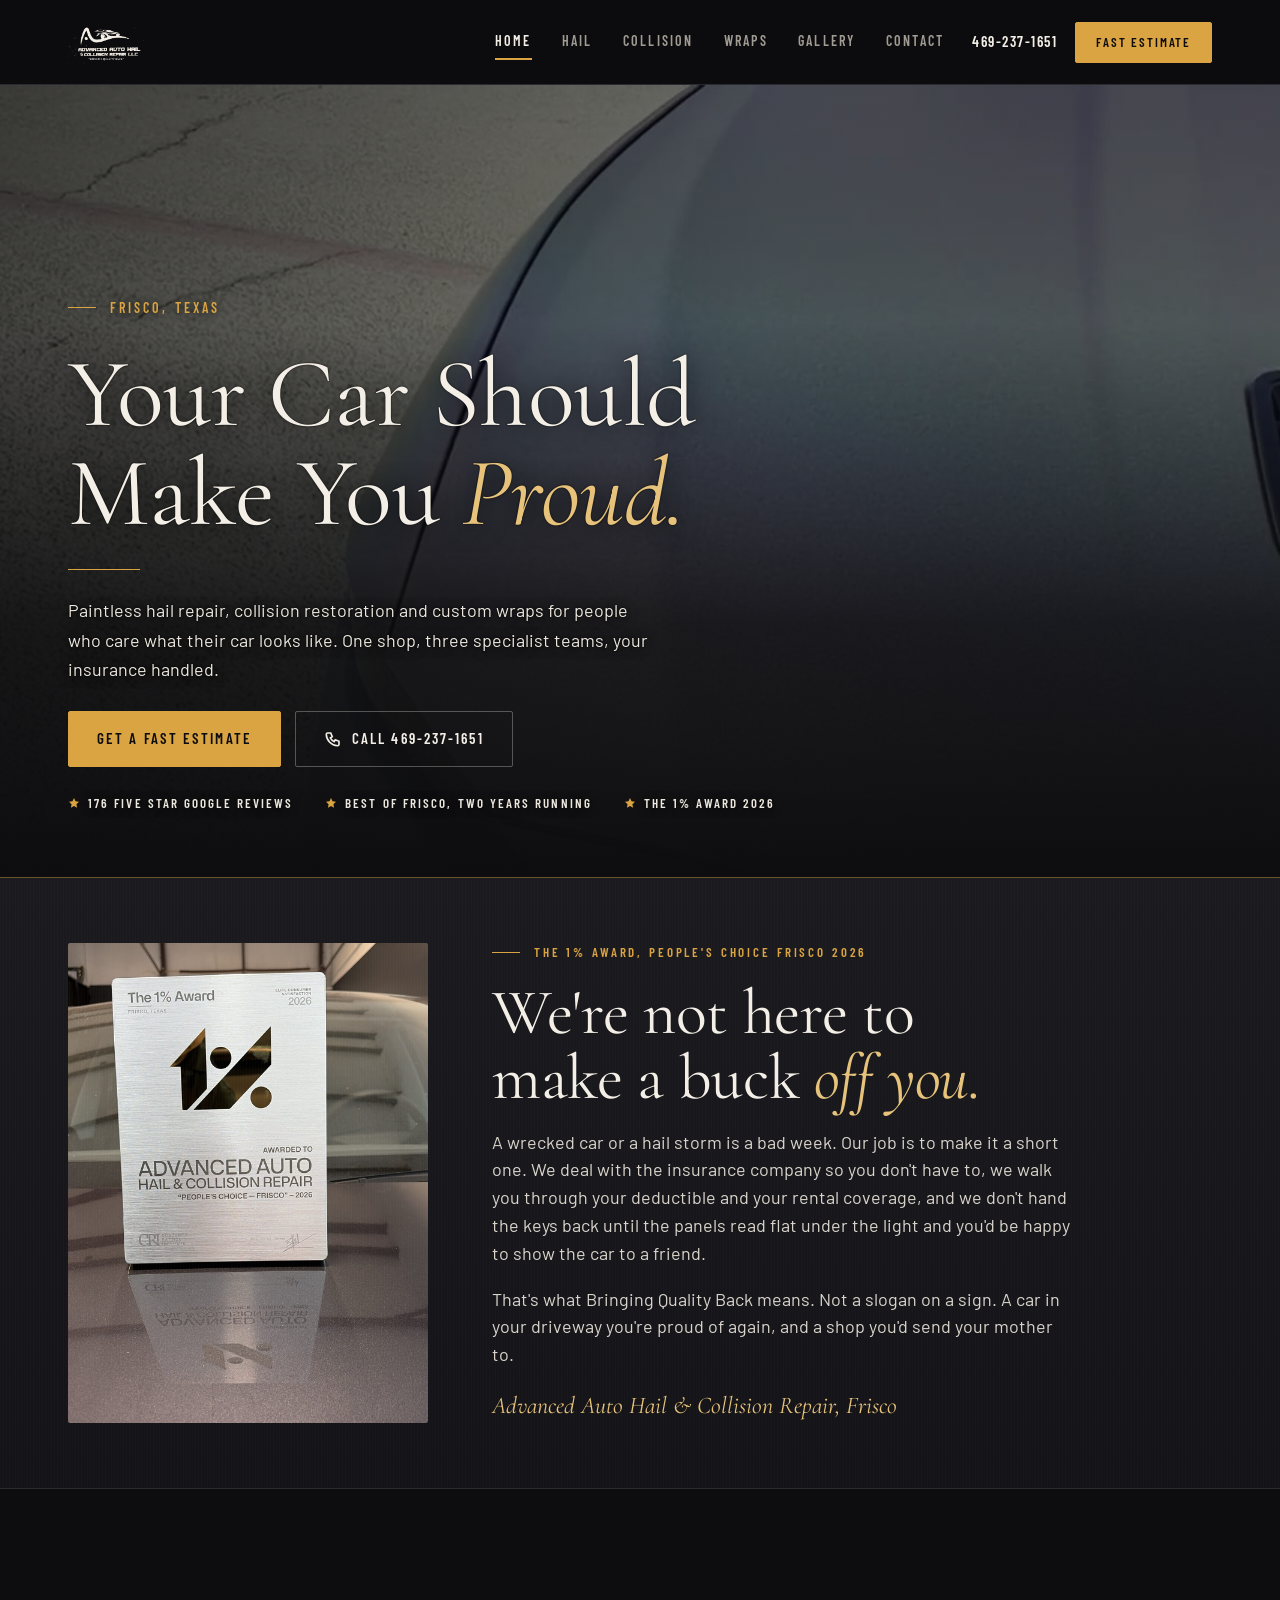
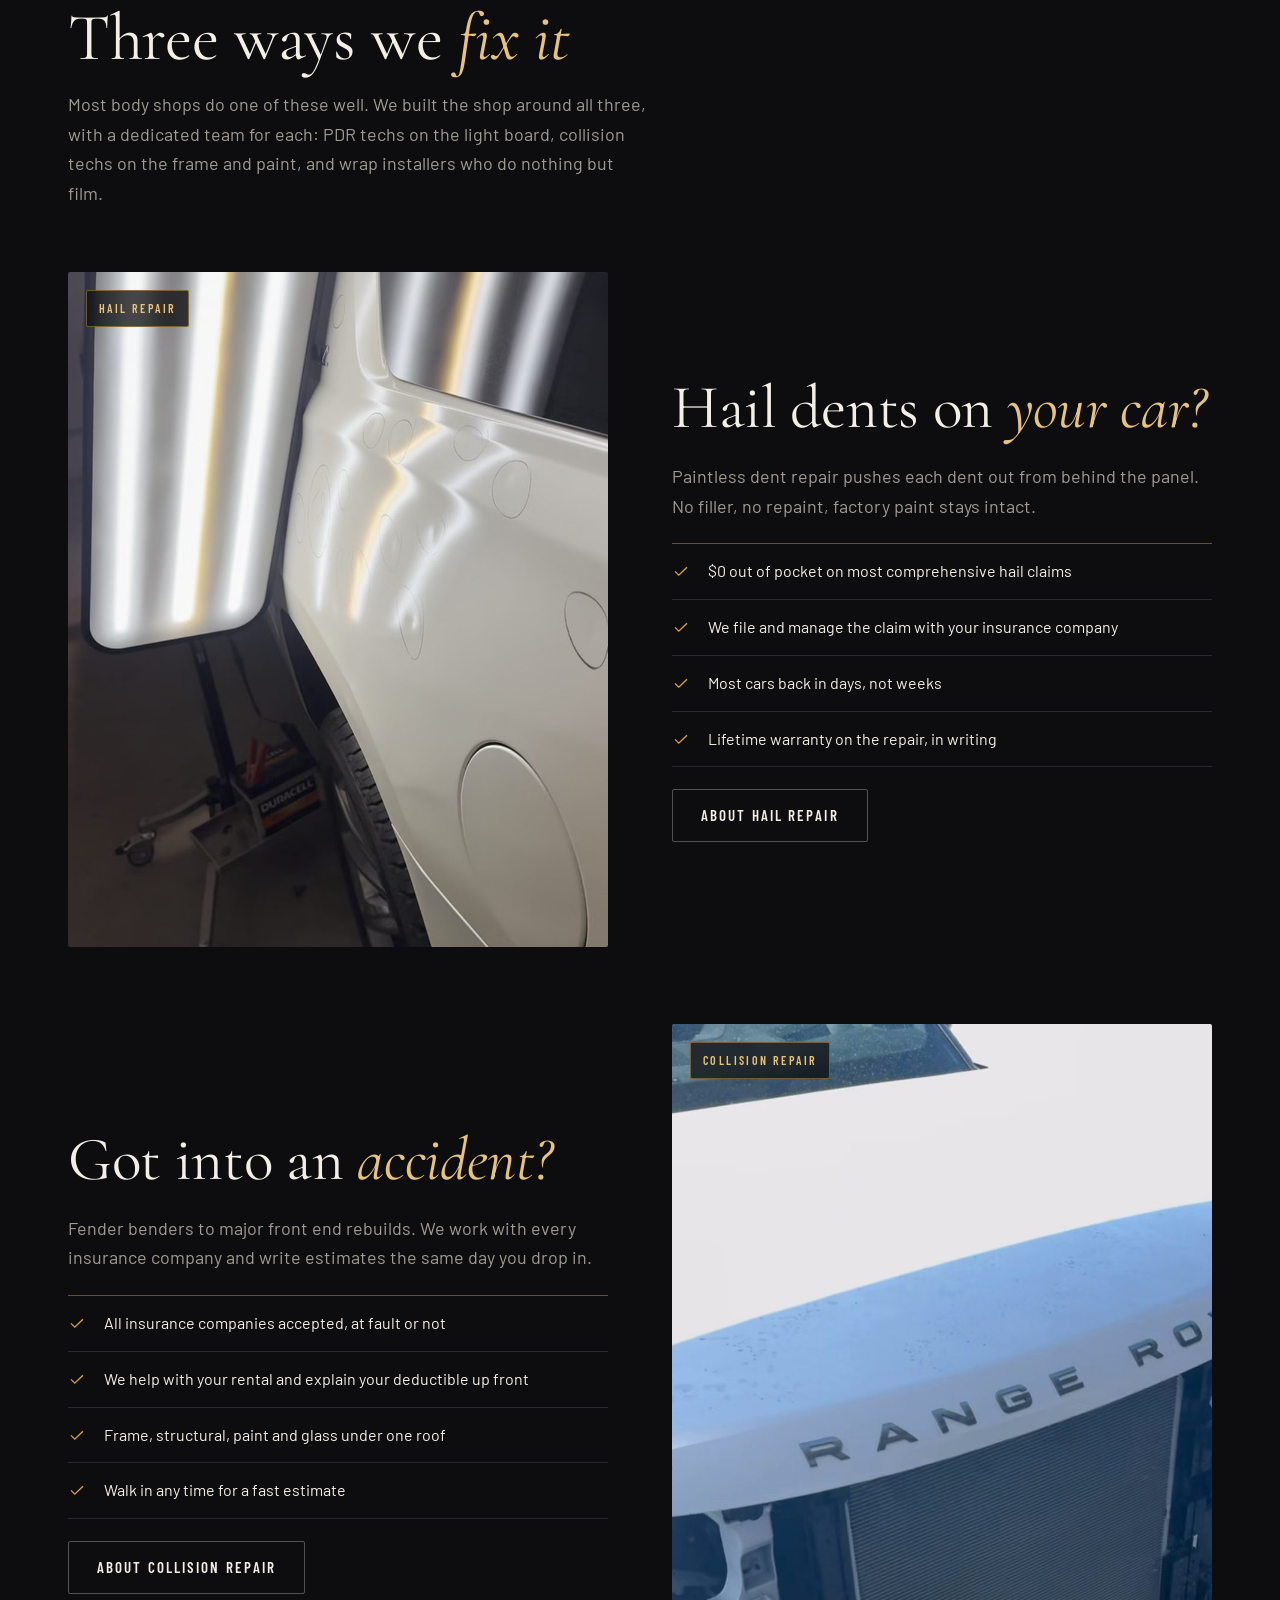
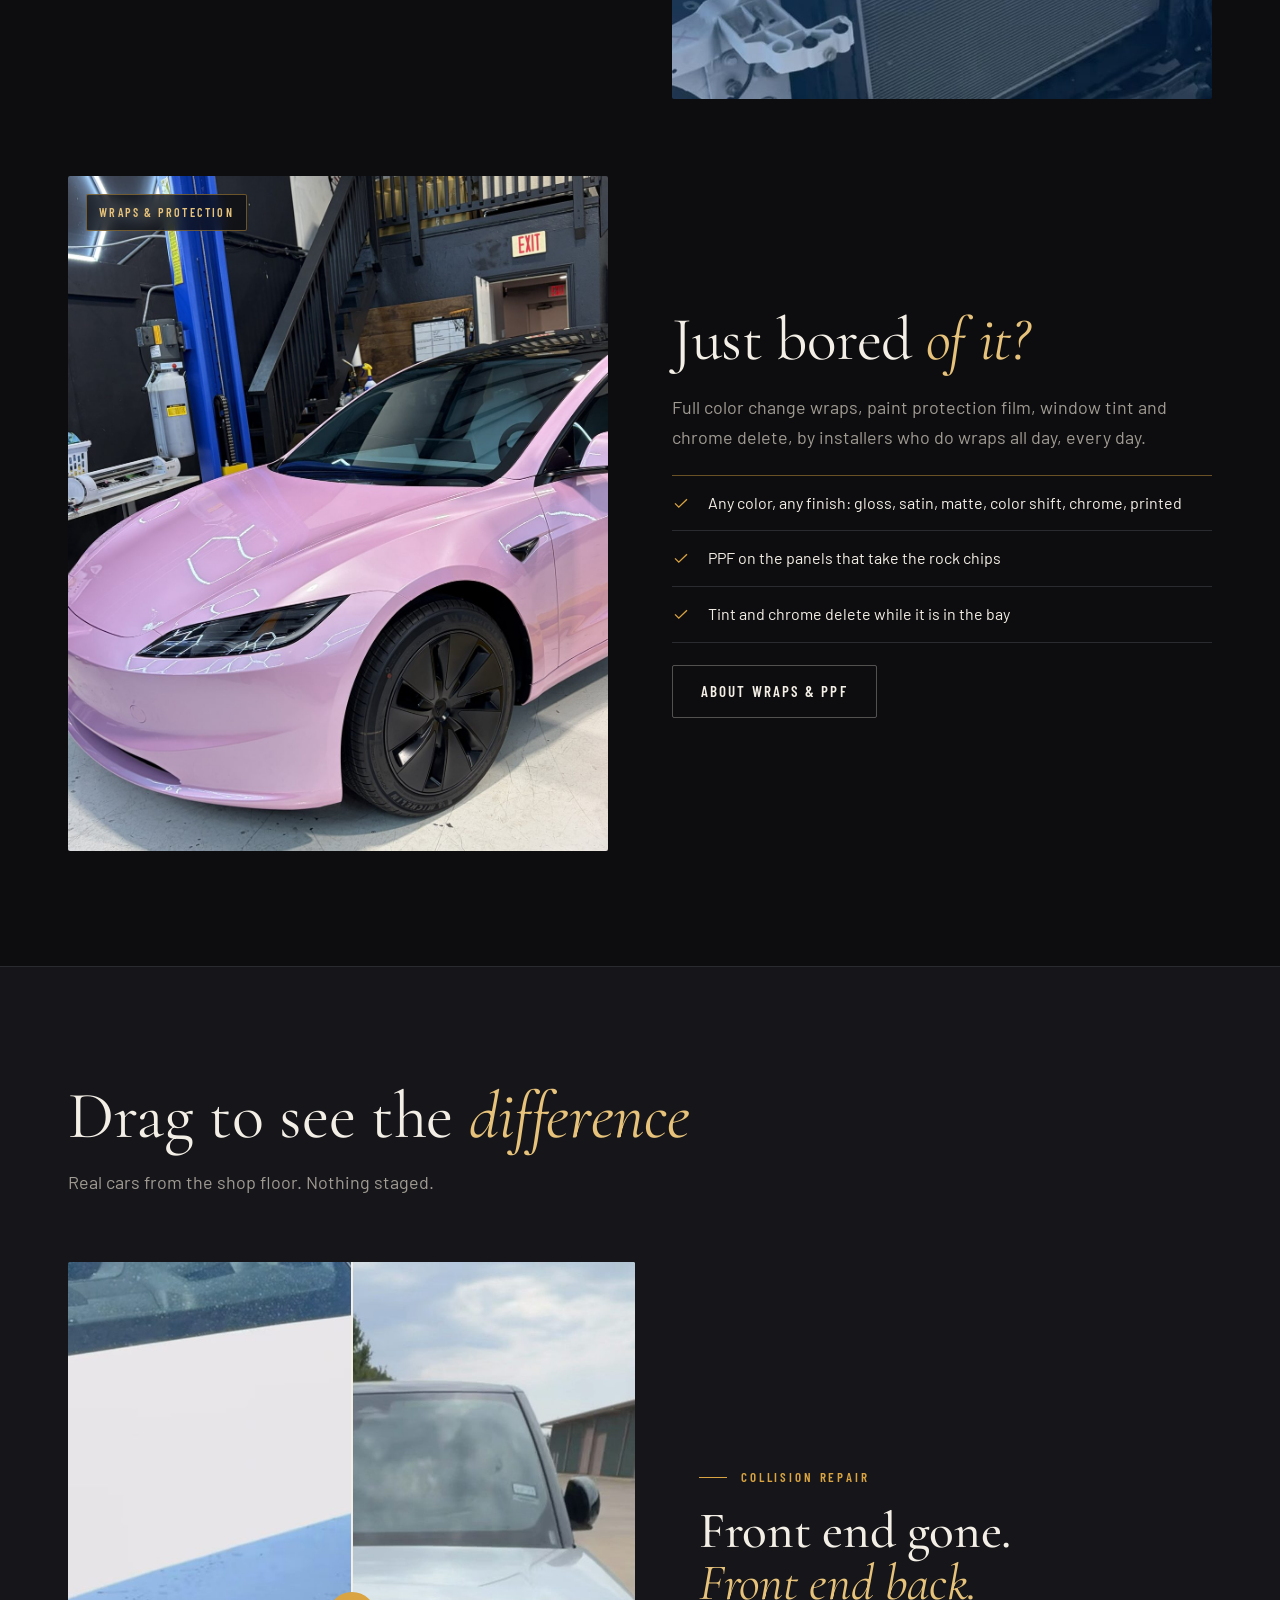
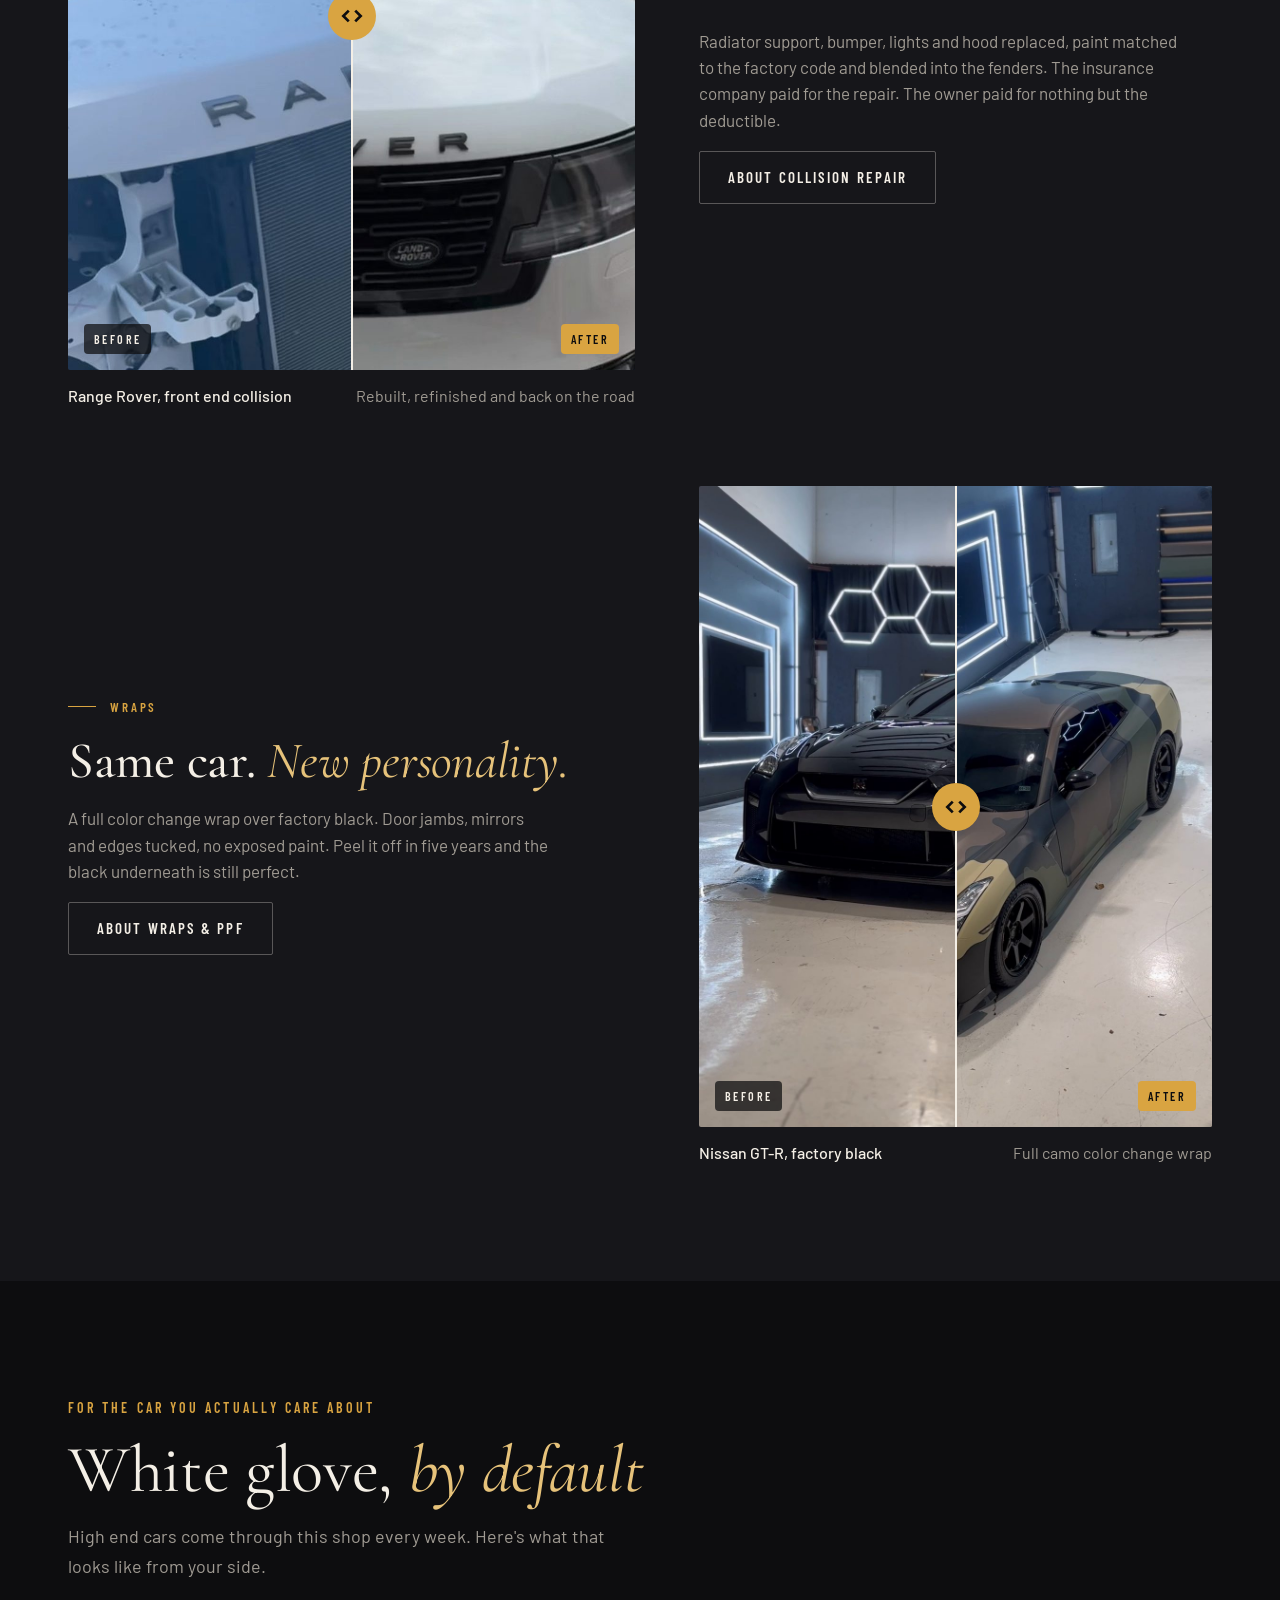
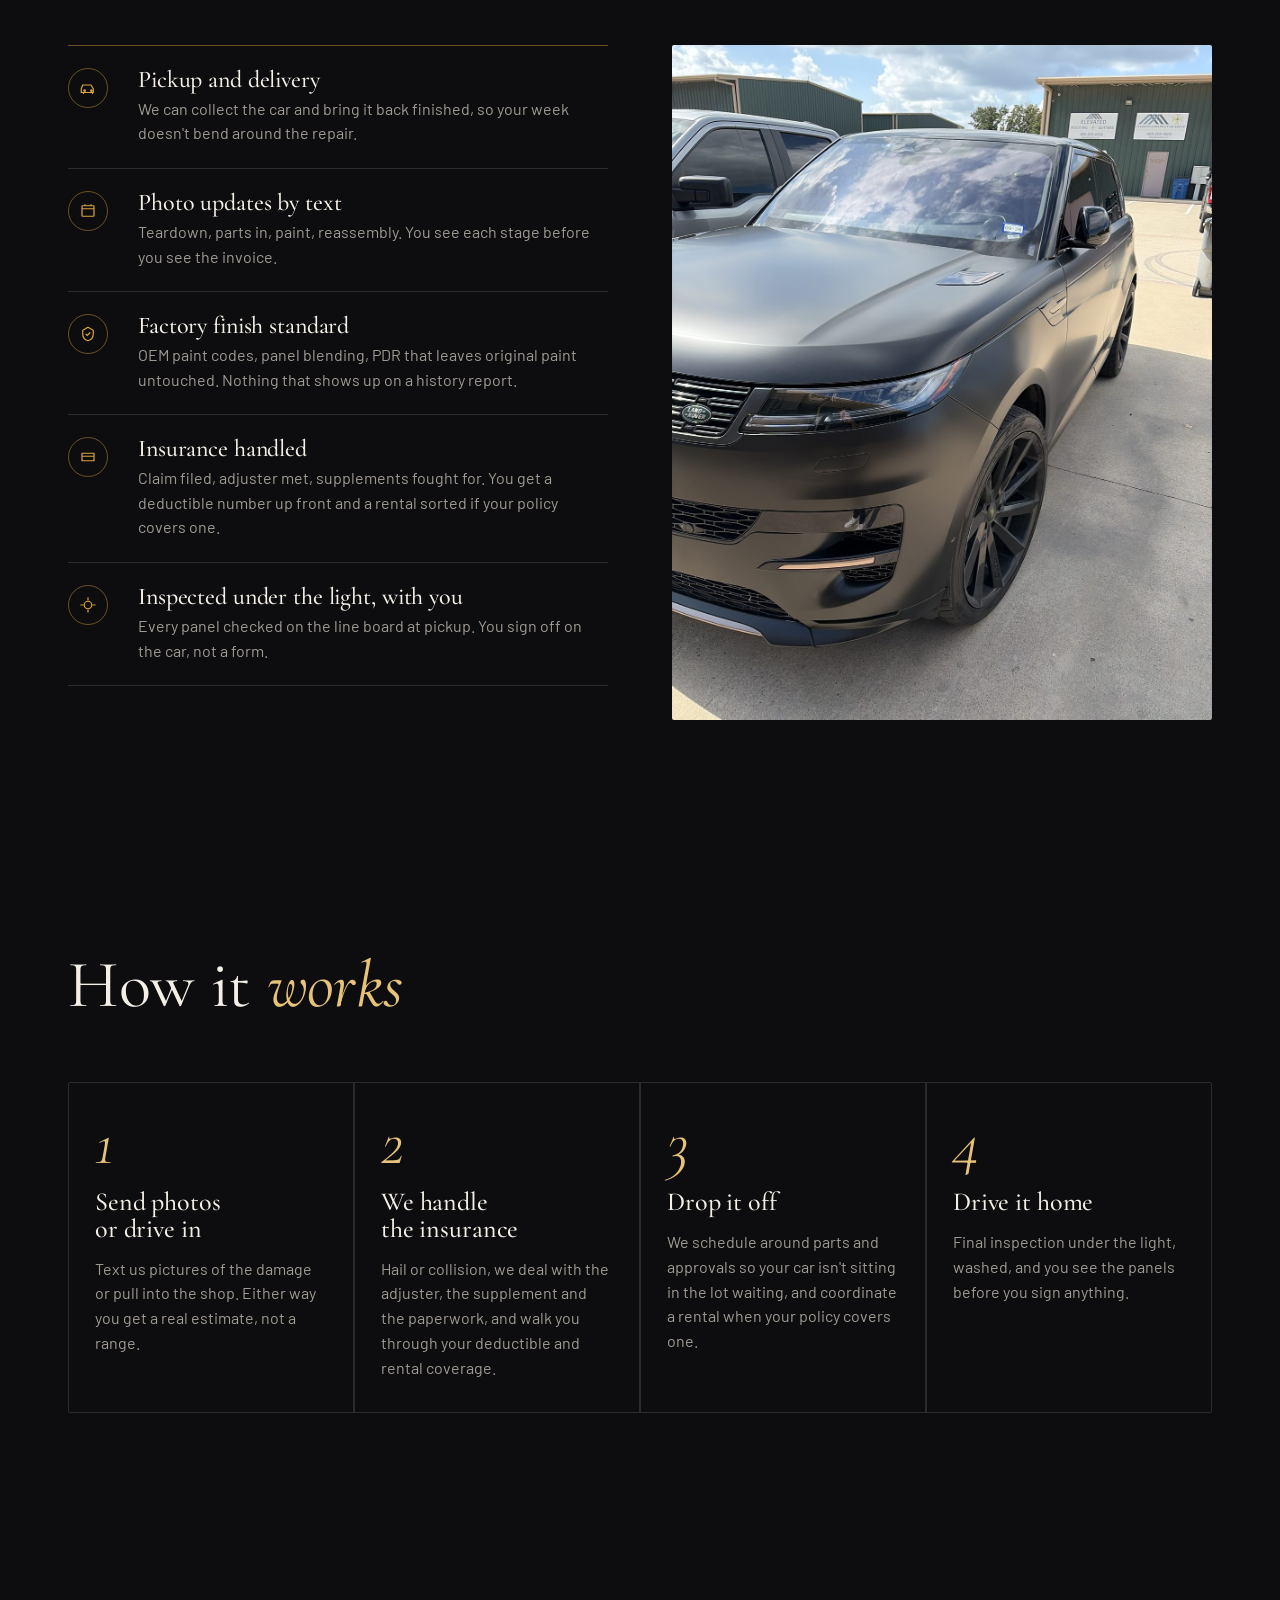
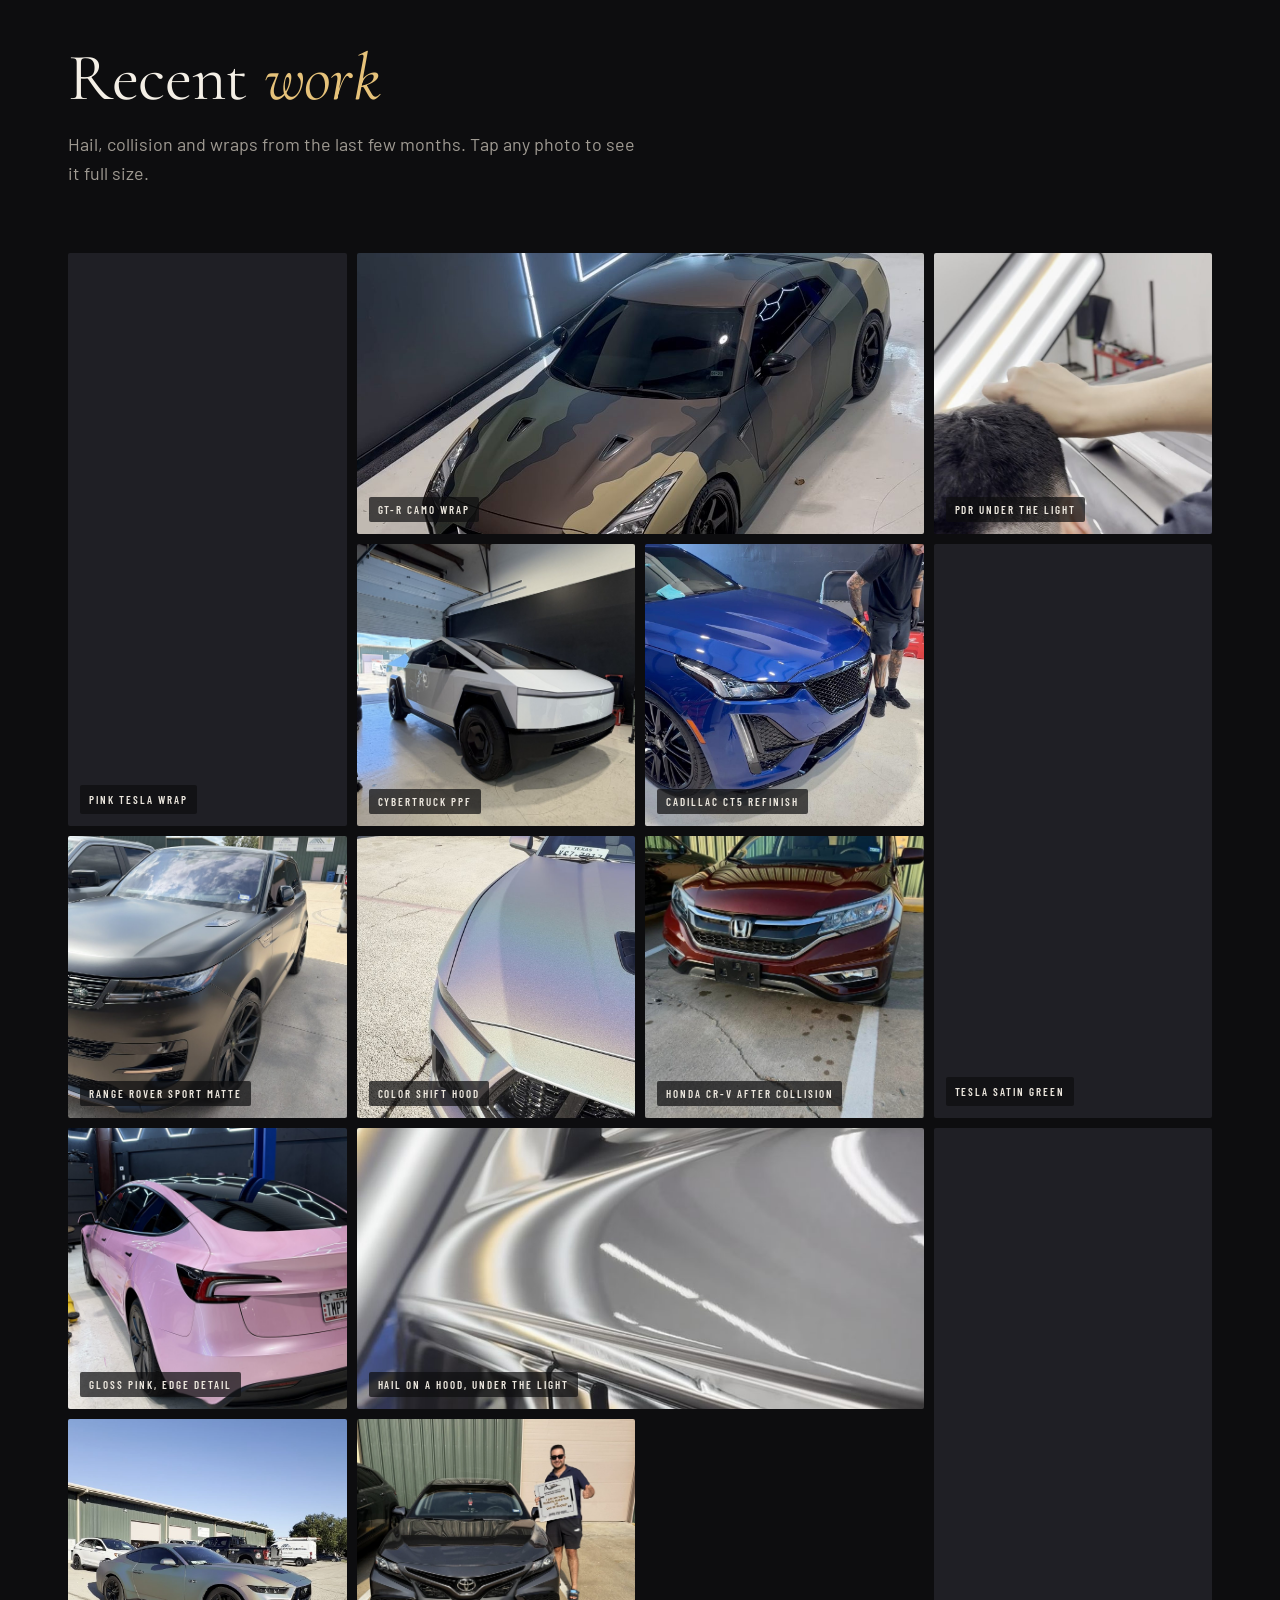
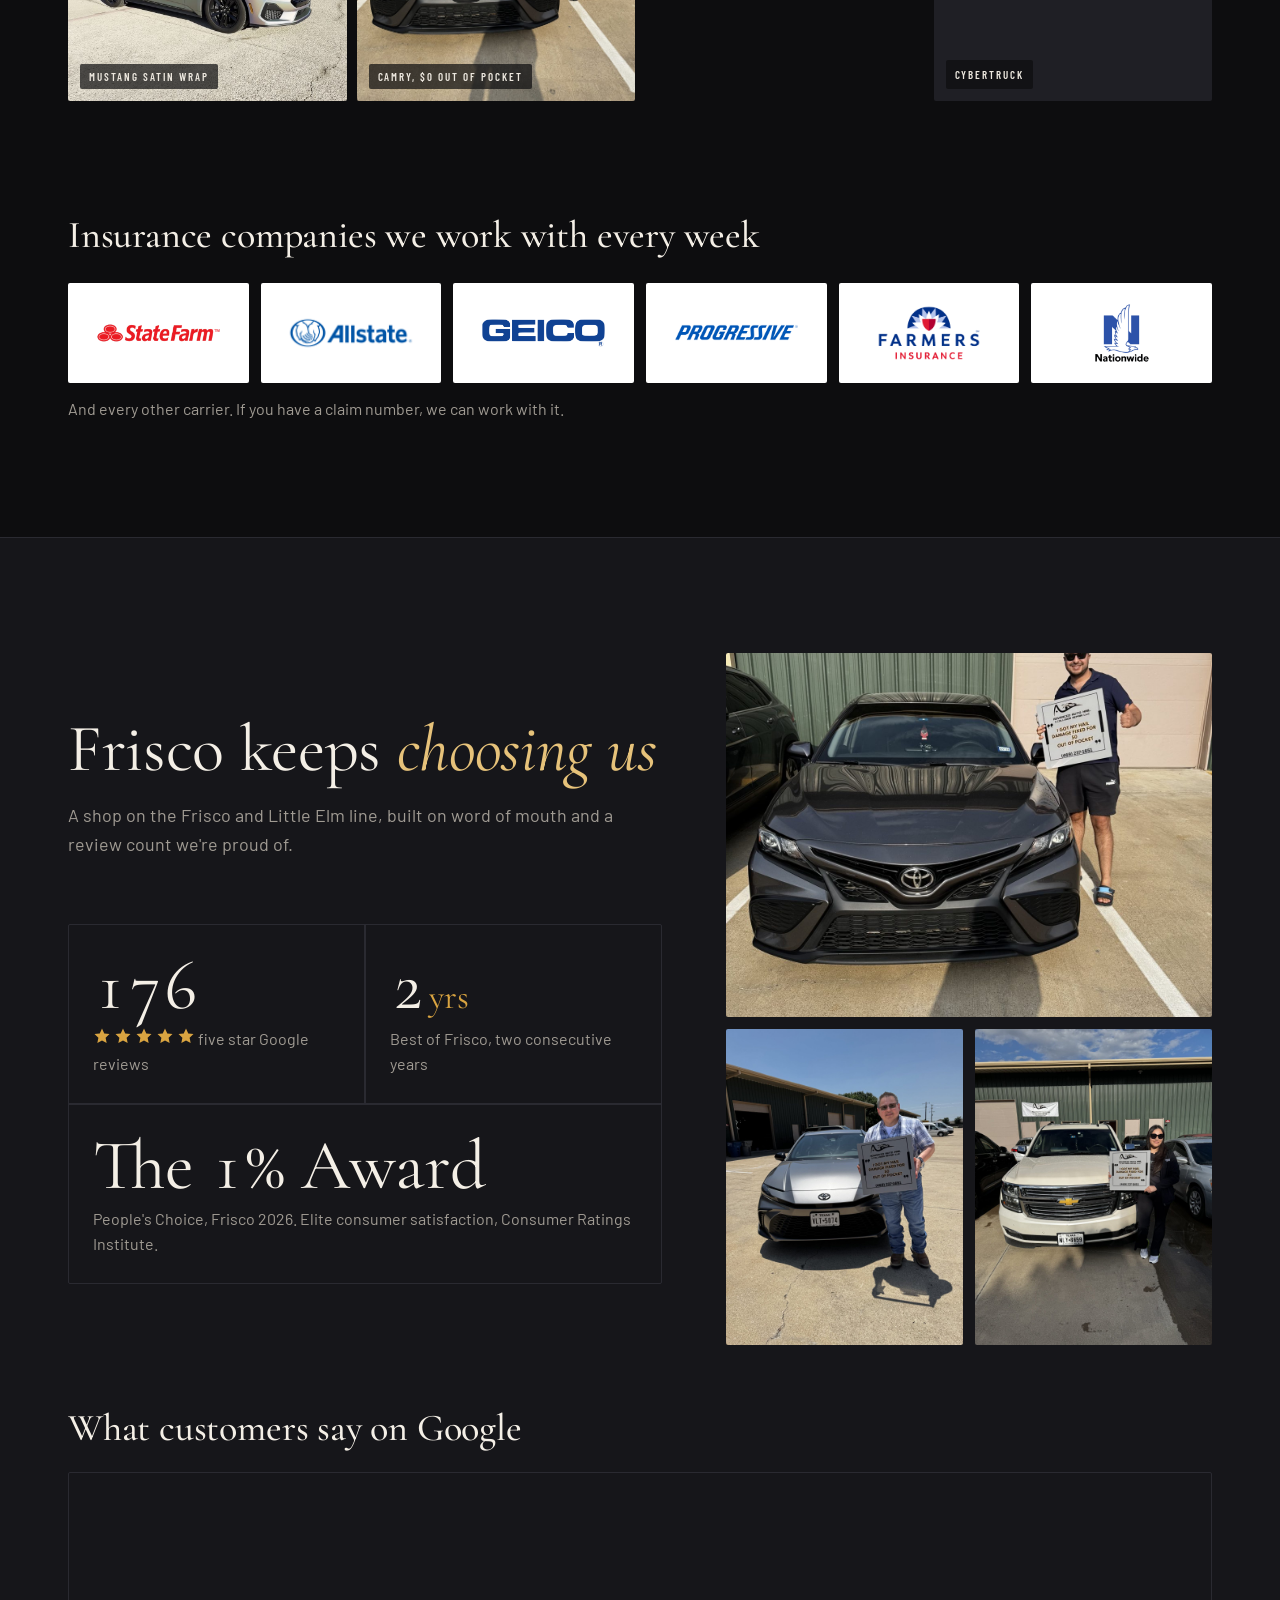
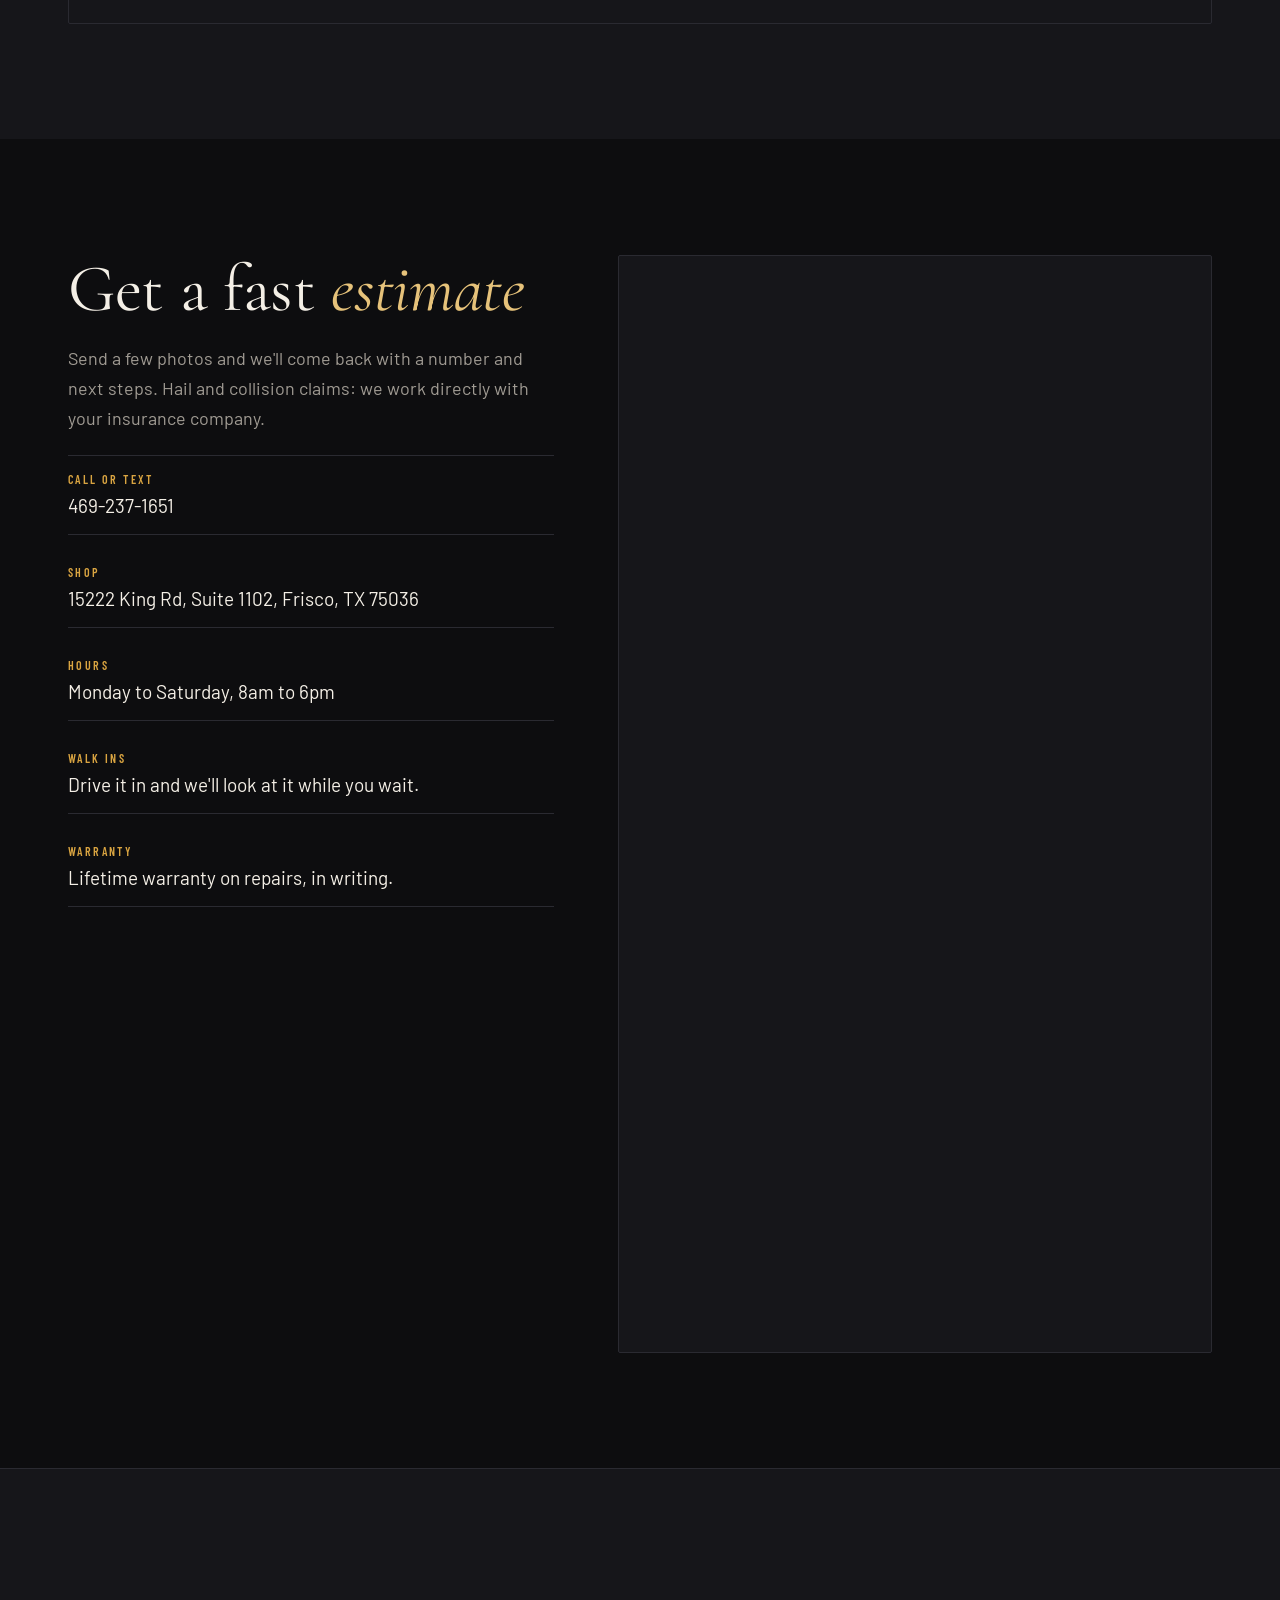
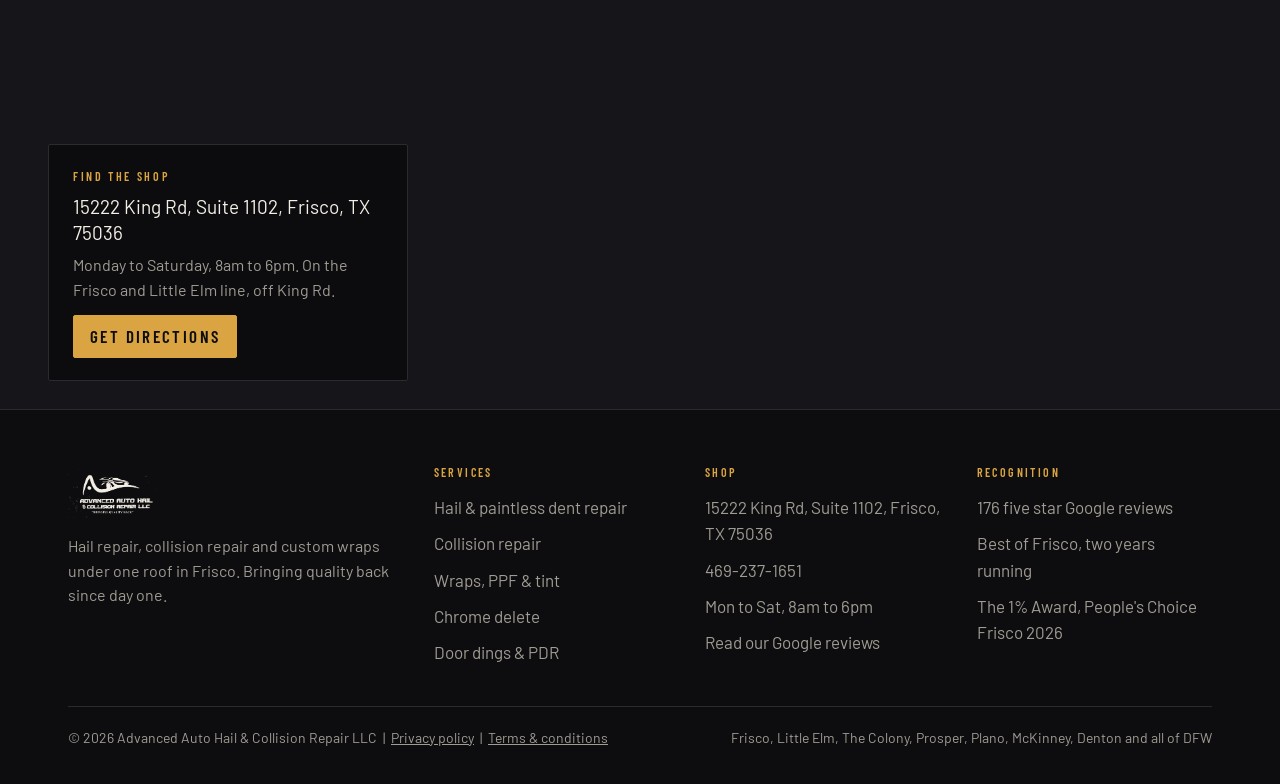
<file: index.html>
<!DOCTYPE html>
<html lang="en">
<head>
<meta charset="utf-8">
<meta name="viewport" content="width=device-width,initial-scale=1">
<title>Advanced Auto Hail & Collision Repair</title>
<meta name="description" content="Hail repair, collision repair and custom wraps in Frisco, TX. $0 out of pocket on most hail claims. 176 five star reviews. Get a fast estimate.">
<link rel="canonical" href="https://aahailandcollisionrepair.com/">
<meta property="og:type" content="website">
<meta property="og:site_name" content="Advanced Auto Hail &amp; Collision Repair">
<meta property="og:title" content="Advanced Auto Hail & Collision Repair">
<meta property="og:description" content="Hail repair, collision repair and custom wraps in Frisco, TX. $0 out of pocket on most hail claims. 176 five star reviews. Get a fast estimate.">
<meta property="og:url" content="https://aahailandcollisionrepair.com/">
<meta property="og:image" content="https://aahailandcollisionrepair.com/media/img/share.jpg">
<meta property="og:image:width" content="1200">
<meta property="og:image:height" content="630">
<meta property="og:image:alt" content="Your Car Should Make You Proud. Advanced Auto Hail &amp; Collision Repair, Frisco TX">
<meta property="og:locale" content="en_US">
<meta name="twitter:card" content="summary_large_image">
<meta name="twitter:title" content="Advanced Auto Hail & Collision Repair">
<meta name="twitter:description" content="Hail repair, collision repair and custom wraps in Frisco, TX. $0 out of pocket on most hail claims. 176 five star reviews. Get a fast estimate.">
<meta name="twitter:image" content="https://aahailandcollisionrepair.com/media/img/share.jpg">
<meta name="theme-color" content="#0D0D0F">
<link rel="icon" href="/media/img/favicon.ico" sizes="any">
<link rel="icon" type="image/png" sizes="32x32" href="/media/img/favicon-32.png">
<link rel="apple-touch-icon" href="/media/img/apple-touch-icon.png">
<link rel="manifest" href="/site.webmanifest">
<link rel="stylesheet" href="/css/site.css">
<!-- Google tag (gtag.js) -->
<script async src="https://www.googletagmanager.com/gtag/js?id=AW-10810767452"></script>
<script>window.dataLayer=window.dataLayer||[];function gtag(){dataLayer.push(arguments);}gtag('js',new Date());gtag('config','AW-10810767452');</script>
<!-- Meta Pixel -->
<script>!function(f,b,e,v,n,t,s){if(f.fbq)return;n=f.fbq=function(){n.callMethod?n.callMethod.apply(n,arguments):n.queue.push(arguments)};if(!f._fbq)f._fbq=n;n.push=n;n.loaded=!0;n.version='2.0';n.queue=[];t=b.createElement(e);t.async=!0;t.src=v;s=b.getElementsByTagName(e)[0];s.parentNode.insertBefore(t,s)}(window,document,'script','https://connect.facebook.net/en_US/fbevents.js');fbq('init','863082436380141');fbq('track','PageView');</script>
<noscript><img height="1" width="1" style="display:none" src="https://www.facebook.com/tr?id=863082436380141&ev=PageView&noscript=1" alt=""></noscript>
</head>
<body>
<script>document.documentElement.classList.add("js")</script>
<header class="site-head">
  <div class="wrap">
    <a class="brand" href="/" aria-label="Advanced Auto Hail &amp; Collision Repair home"><img src="/media/img/logo-light.png" alt="Advanced Auto Hail &amp; Collision Repair"></a>
    <nav class="nav" aria-label="Main"><a href="/" aria-current="page">Home</a><a href="/hail-repair/">Hail</a><a href="/collision-repair/">Collision</a><a href="/wraps/">Wraps</a><a href="/#gallery">Gallery</a><a href="/#estimate">Contact</a></nav>
    <button class="menu-btn" aria-expanded="false" aria-controls="nav">Menu</button>
    <div class="head-cta">
      <a class="head-phone" href="tel:4692371651">469-237-1651</a>
      <a class="btn btn-gold" href="#estimate">Fast estimate</a>
    </div>
  </div>
</header>

<section class="hero">
  <video class="wide" src="/media/hero-wide.mp4" poster="media/img/hero-poster.jpg" muted loop playsinline autoplay preload="auto"></video>
  <video class="tall" src="/media/hero-tall.mp4" poster="media/img/hero-poster.jpg" muted loop playsinline autoplay preload="metadata"></video>
  <div class="wrap">
    <span class="eyebrow">Frisco, Texas</span>
    <h1>Your Car Should Make You <em>Proud.</em></h1>
    <div class="hero-rule"></div>
    <p class="lede">Paintless hail repair, collision restoration and custom wraps for people who care what their car looks like. One shop, three specialist teams, your insurance handled.</p>
    <div class="hero-actions"><a class="btn btn-gold" href="#estimate">Get a fast estimate</a><a class="btn btn-ghost" href="tel:4692371651"><svg viewBox="0 0 24 24" fill="none" stroke="currentColor" stroke-width="2.2"><path d="M5 4h4l2 5-2.5 1.5a11 11 0 0 0 5 5L15 13l5 2v4a2 2 0 0 1-2 2A16 16 0 0 1 3 6a2 2 0 0 1 2-2z"/></svg>Call 469-237-1651</a></div>
    <div class="proof-row"><span><svg viewBox="0 0 24 24"><path d="M12 2l3 6.6 7 .8-5.2 4.9 1.4 7.1L12 18l-6.2 3.4 1.4-7.1L2 9.4l7-.8z"/></svg>176 five star Google reviews</span><span><svg viewBox="0 0 24 24"><path d="M12 2l3 6.6 7 .8-5.2 4.9 1.4 7.1L12 18l-6.2 3.4 1.4-7.1L2 9.4l7-.8z"/></svg>Best of Frisco, two years running</span><span><svg viewBox="0 0 24 24"><path d="M12 2l3 6.6 7 .8-5.2 4.9 1.4 7.1L12 18l-6.2 3.4 1.4-7.1L2 9.4l7-.8z"/></svg>The 1% Award 2026</span></div>
  </div>
</section>

<section class="award-band" id="promise">
  <div class="wrap">
    <img src="/media/img/award.jpg" alt="The 1% Award plaque, People's Choice Frisco 2026, awarded to Advanced Auto Hail and Collision Repair">
    <div class="award-copy">
      <span class="kicker">The 1% Award, People's Choice Frisco 2026</span>
      <h2>We're not here to make a buck <em>off you.</em></h2>
      <p>A wrecked car or a hail storm is a bad week. Our job is to make it a short one. We deal with the insurance company so you don't have to, we walk you through your deductible and your rental coverage, and we don't hand the keys back until the panels read flat under the light and you'd be happy to show the car to a friend.</p>
      <p>That's what Bringing Quality Back means. Not a slogan on a sign. A car in your driveway you're proud of again, and a shop you'd send your mother to.</p>
      <span class="sig">Advanced Auto Hail &amp; Collision Repair, Frisco</span>
    </div>
  </div>
</section>

<section class="section" id="services">
  <div class="wrap">
    <div class="section-head"><h2>Three ways we <em>fix it</em></h2><p class="lede">Most body shops do one of these well. We built the shop around all three, with a dedicated team for each: PDR techs on the light board, collision techs on the frame and paint, and wrap installers who do nothing but film.</p></div>
    <div class="panels">
      <article class="panel rv">
        <div class="panel-media"><img src="/media/img/hail-dents.jpg" alt="Hail dents showing under a paintless dent repair light board"><span class="tag">Hail repair</span></div>
        <div class="panel-body">
          <h2>Hail dents on <em>your car?</em></h2>
          <p class="lede">Paintless dent repair pushes each dent out from behind the panel. No filler, no repaint, factory paint stays intact.</p>
          <ul class="facts"><li><svg viewBox="0 0 24 24"><path d="M4 12.5l5 5L20 7"/></svg><span>$0 out of pocket on most comprehensive hail claims</span></li><li><svg viewBox="0 0 24 24"><path d="M4 12.5l5 5L20 7"/></svg><span>We file and manage the claim with your insurance company</span></li><li><svg viewBox="0 0 24 24"><path d="M4 12.5l5 5L20 7"/></svg><span>Most cars back in days, not weeks</span></li><li><svg viewBox="0 0 24 24"><path d="M4 12.5l5 5L20 7"/></svg><span>Lifetime warranty on the repair, in writing</span></li></ul>
          <a class="btn btn-ghost" href="/hail-repair/">About hail repair</a>
        </div>
      </article>
      <article class="panel rv">
        <div class="panel-media"><img src="/media/img/col-rr-before.jpg" alt="Range Rover with the front end removed during collision repair"><span class="tag">Collision repair</span></div>
        <div class="panel-body">
          <h2>Got into an <em>accident?</em></h2>
          <p class="lede">Fender benders to major front end rebuilds. We work with every insurance company and write estimates the same day you drop in.</p>
          <ul class="facts"><li><svg viewBox="0 0 24 24"><path d="M4 12.5l5 5L20 7"/></svg><span>All insurance companies accepted, at fault or not</span></li><li><svg viewBox="0 0 24 24"><path d="M4 12.5l5 5L20 7"/></svg><span>We help with your rental and explain your deductible up front</span></li><li><svg viewBox="0 0 24 24"><path d="M4 12.5l5 5L20 7"/></svg><span>Frame, structural, paint and glass under one roof</span></li><li><svg viewBox="0 0 24 24"><path d="M4 12.5l5 5L20 7"/></svg><span>Walk in any time for a fast estimate</span></li></ul>
          <a class="btn btn-ghost" href="/collision-repair/">About collision repair</a>
        </div>
      </article>
      <article class="panel rv">
        <div class="panel-media"><img src="/media/img/wrap-tesla-pink-front.jpg" alt="Tesla Model 3 in a gloss pink color change wrap"><span class="tag">Wraps &amp; protection</span></div>
        <div class="panel-body">
          <h2>Just bored <em>of it?</em></h2>
          <p class="lede">Full color change wraps, paint protection film, window tint and chrome delete, by installers who do wraps all day, every day.</p>
          <ul class="facts"><li><svg viewBox="0 0 24 24"><path d="M4 12.5l5 5L20 7"/></svg><span>Any color, any finish: gloss, satin, matte, color shift, chrome, printed</span></li><li><svg viewBox="0 0 24 24"><path d="M4 12.5l5 5L20 7"/></svg><span>PPF on the panels that take the rock chips</span></li><li><svg viewBox="0 0 24 24"><path d="M4 12.5l5 5L20 7"/></svg><span>Tint and chrome delete while it is in the bay</span></li></ul>
          <a class="btn btn-ghost" href="/wraps/">About wraps &amp; PPF</a>
        </div>
      </article>
    </div>
  </div>
</section>

<section class="section band" id="before-after">
  <div class="wrap">
    <div class="section-head"><h2>Drag to see the <em>difference</em></h2><p class="lede">Real cars from the shop floor. Nothing staged.</p></div>
    <div class="ba-rows">
      <div class="ba-row rv">
        <div>
  <div class="ba" style="--cut:50%">
    <img src="/media/img/col-rr-before.jpg" alt="Range Rover, front end collision"><img class="after" src="/media/img/col-rr-after.jpg" alt="Rebuilt, refinished and back on the road">
    <div class="handle"></div><div class="knob"><svg viewBox="0 0 24 24"><path d="M9 7l-5 5 5 5M15 7l5 5-5 5"/></svg></div>
    <span class="lab l">Before</span><span class="lab r">After</span>
    <input type="range" min="0" max="100" value="50" aria-label="Drag to compare before and after">
  </div>
  <div class="ba-cap"><span><strong>Range Rover, front end collision</strong></span><span>Rebuilt, refinished and back on the road</span></div>
</div>
        <div class="ba-copy"><span class="tag">Collision repair</span><h3>Front end gone. <em>Front end back.</em></h3><p>Radiator support, bumper, lights and hood replaced, paint matched to the factory code and blended into the fenders. The insurance company paid for the repair. The owner paid for nothing but the deductible.</p><a class="btn btn-ghost" href="/collision-repair/">About collision repair</a></div>
      </div>
      <div class="ba-row rv">
        <div>
  <div class="ba" style="--cut:50%">
    <img src="/media/img/wrap-gtr-before.jpg" alt="Nissan GT-R, factory black"><img class="after" src="/media/img/wrap-gtr-after.jpg" alt="Full camo color change wrap">
    <div class="handle"></div><div class="knob"><svg viewBox="0 0 24 24"><path d="M9 7l-5 5 5 5M15 7l5 5-5 5"/></svg></div>
    <span class="lab l">Before</span><span class="lab r">After</span>
    <input type="range" min="0" max="100" value="50" aria-label="Drag to compare before and after">
  </div>
  <div class="ba-cap"><span><strong>Nissan GT-R, factory black</strong></span><span>Full camo color change wrap</span></div>
</div>
        <div class="ba-copy"><span class="tag">Wraps</span><h3>Same car. <em>New personality.</em></h3><p>A full color change wrap over factory black. Door jambs, mirrors and edges tucked, no exposed paint. Peel it off in five years and the black underneath is still perfect.</p><a class="btn btn-ghost" href="/wraps/">About wraps &amp; PPF</a></div>
      </div>
    </div>
  </div>
</section>

<section class="section" id="concierge">
  <div class="wrap">
    <div class="section-head"><span class="kicker">For the car you actually care about</span><h2>White glove, <em>by default</em></h2><p class="lede">High end cars come through this shop every week. Here's what that looks like from your side.</p></div>
    <div class="glove">
      <ul class="glove-list">
        <li><span class="i"><svg viewBox="0 0 24 24"><path d="M3 13l2-5h11l3 5v5H3zM6 18v2M18 18v2"/><circle cx="7.5" cy="15.5" r="1"/><circle cx="16.5" cy="15.5" r="1"/></svg></span><div><h3>Pickup and delivery</h3><p>We can collect the car and bring it back finished, so your week doesn't bend around the repair.</p></div></li>
        <li><span class="i"><svg viewBox="0 0 24 24"><rect x="4" y="5" width="16" height="14" rx="1"/><path d="M4 9h16M8 5V3M16 5V3"/></svg></span><div><h3>Photo updates by text</h3><p>Teardown, parts in, paint, reassembly. You see each stage before you see the invoice.</p></div></li>
        <li><span class="i"><svg viewBox="0 0 24 24"><path d="M12 3l7 4v5c0 5-3.5 8-7 9-3.5-1-7-4-7-9V7z"/><path d="M9 12l2 2 4-4"/></svg></span><div><h3>Factory finish standard</h3><p>OEM paint codes, panel blending, PDR that leaves original paint untouched. Nothing that shows up on a history report.</p></div></li>
        <li><span class="i"><svg viewBox="0 0 24 24"><path d="M4 7h16v10H4zM4 11h16"/></svg></span><div><h3>Insurance handled</h3><p>Claim filed, adjuster met, supplements fought for. You get a deductible number up front and a rental sorted if your policy covers one.</p></div></li>
        <li><span class="i"><svg viewBox="0 0 24 24"><path d="M12 2v4M12 18v4M2 12h4M18 12h4"/><circle cx="12" cy="12" r="5"/></svg></span><div><h3>Inspected under the light, with you</h3><p>Every panel checked on the line board at pickup. You sign off on the car, not a form.</p></div></li>
      </ul>
      <div class="glove-media rv">
        <img src="/media/img/wrap-rangerover-matte.jpg" alt="Range Rover Sport in satin black outside the shop" loading="lazy">
      </div>
    </div>
  </div>
</section>

<section class="section" id="process">
  <div class="wrap">
    <div class="section-head"><h2>How it <em>works</em></h2></div>
    <div class="steps">
      <div class="step rv"><span class="n">1</span><h3>Send photos or drive in</h3><p>Text us pictures of the damage or pull into the shop. Either way you get a real estimate, not a range.</p></div>
      <div class="step rv"><span class="n">2</span><h3>We handle the insurance</h3><p>Hail or collision, we deal with the adjuster, the supplement and the paperwork, and walk you through your deductible and rental coverage.</p></div>
      <div class="step rv"><span class="n">3</span><h3>Drop it off</h3><p>We schedule around parts and approvals so your car isn't sitting in the lot waiting, and coordinate a rental when your policy covers one.</p></div>
      <div class="step rv"><span class="n">4</span><h3>Drive it home</h3><p>Final inspection under the light, washed, and you see the panels before you sign anything.</p></div>
    </div>
  </div>
</section>

<section class="section" id="gallery">
  <div class="wrap">
    <div class="section-head"><h2>Recent <em>work</em></h2><p class="lede">Hail, collision and wraps from the last few months. Tap any photo to see it full size.</p></div>
    <div class="gallery">
      <div class="tile tall"><video src="/media/clip-IMG_3172.mp4" muted loop playsinline autoplay preload="metadata"></video><span class="cap">Pink Tesla wrap</span></div>
      <button class="tile wide" type="button" data-full="/media/img/wrap-gtr-after.jpg" aria-label="GT-R camo wrap"><img src="/media/img/wrap-gtr-after.jpg" alt="GT-R camo wrap" loading="lazy"><span class="cap">GT-R camo wrap</span></button>
      <button class="tile " type="button" data-full="/media/img/hail-tech.jpg" aria-label="PDR under the light"><img src="/media/img/hail-tech.jpg" alt="PDR under the light" loading="lazy"><span class="cap">PDR under the light</span></button>
      <button class="tile " type="button" data-full="/media/img/wrap-cybertruck-shop.jpg" aria-label="Cybertruck PPF"><img src="/media/img/wrap-cybertruck-shop.jpg" alt="Cybertruck PPF" loading="lazy"><span class="cap">Cybertruck PPF</span></button>
      <button class="tile " type="button" data-full="/media/img/col-cadillac.jpg" aria-label="Cadillac CT5 refinish"><img src="/media/img/col-cadillac.jpg" alt="Cadillac CT5 refinish" loading="lazy"><span class="cap">Cadillac CT5 refinish</span></button>
      <div class="tile tall"><video src="/media/clip-IMG_0339.mp4" muted loop playsinline autoplay preload="metadata"></video><span class="cap">Tesla satin green</span></div>
      <button class="tile " type="button" data-full="/media/img/wrap-rangerover-matte.jpg" aria-label="Range Rover Sport matte"><img src="/media/img/wrap-rangerover-matte.jpg" alt="Range Rover Sport matte" loading="lazy"><span class="cap">Range Rover Sport matte</span></button>
      <button class="tile " type="button" data-full="/media/img/wrap-iridescent.jpg" aria-label="Color shift hood"><img src="/media/img/wrap-iridescent.jpg" alt="Color shift hood" loading="lazy"><span class="cap">Color shift hood</span></button>
      <button class="tile " type="button" data-full="/media/img/col-crv-after.jpg" aria-label="Honda CR-V after collision"><img src="/media/img/col-crv-after.jpg" alt="Honda CR-V after collision" loading="lazy"><span class="cap">Honda CR-V after collision</span></button>
      <button class="tile " type="button" data-full="/media/img/wrap-tesla-pink-tail.jpg" aria-label="Gloss pink, edge detail"><img src="/media/img/wrap-tesla-pink-tail.jpg" alt="Gloss pink, edge detail" loading="lazy"><span class="cap">Gloss pink, edge detail</span></button>
      <button class="tile wide" type="button" data-full="/media/img/hail-hood.jpg" aria-label="Hail on a hood, under the light"><img src="/media/img/hail-hood.jpg" alt="Hail on a hood, under the light" loading="lazy"><span class="cap">Hail on a hood, under the light</span></button>
      <div class="tile tall"><video src="/media/clip-IMG_0375.mp4" muted loop playsinline autoplay preload="metadata"></video><span class="cap">Cybertruck</span></div>
      <button class="tile " type="button" data-full="/media/img/wrap-mustang.jpg" aria-label="Mustang satin wrap"><img src="/media/img/wrap-mustang.jpg" alt="Mustang satin wrap" loading="lazy"><span class="cap">Mustang satin wrap</span></button>
      <button class="tile " type="button" data-full="/media/img/cust-camry.jpg" aria-label="Camry, $0 out of pocket"><img src="/media/img/cust-camry.jpg" alt="Camry, $0 out of pocket" loading="lazy"><span class="cap">Camry, $0 out of pocket</span></button>
    </div>
  </div>
</section>

<section class="section" id="insurance" style="padding-top:0">
  <div class="wrap">
    <div class="section-head" style="margin-bottom:28px"><h3>Insurance companies we work with every week</h3></div>
    <div class="insurers"><div><img src="/media/img/ins/statefarm.png" alt="State Farm" loading="lazy"></div><div><img src="/media/img/ins/allstate.png" alt="Allstate" loading="lazy"></div><div><img src="/media/img/ins/geico.png" alt="GEICO" loading="lazy"></div><div><img src="/media/img/ins/progressive.png" alt="Progressive" loading="lazy"></div><div><img src="/media/img/ins/farmers.png" alt="Farmers Insurance" loading="lazy"></div><div><img src="/media/img/ins/nationwide.png" alt="Nationwide" loading="lazy"></div></div><p class="insurers-note">And every other carrier. If you have a claim number, we can work with it.</p>
  </div>
</section>

<section class="section band" id="proof">
  <div class="wrap proof">
    <div>
      <div class="section-head"><h2>Frisco keeps <em>choosing us</em></h2><p class="lede">A shop on the Frisco and Little Elm line, built on word of mouth and a review count we're proud of.</p></div>
      <div class="stats">
        <div class="stat"><span class="big">176</span><span class="lab"><span class="stars"><svg viewBox="0 0 24 24"><path d="M12 2l3 6.6 7 .8-5.2 4.9 1.4 7.1L12 18l-6.2 3.4 1.4-7.1L2 9.4l7-.8z"/></svg><svg viewBox="0 0 24 24"><path d="M12 2l3 6.6 7 .8-5.2 4.9 1.4 7.1L12 18l-6.2 3.4 1.4-7.1L2 9.4l7-.8z"/></svg><svg viewBox="0 0 24 24"><path d="M12 2l3 6.6 7 .8-5.2 4.9 1.4 7.1L12 18l-6.2 3.4 1.4-7.1L2 9.4l7-.8z"/></svg><svg viewBox="0 0 24 24"><path d="M12 2l3 6.6 7 .8-5.2 4.9 1.4 7.1L12 18l-6.2 3.4 1.4-7.1L2 9.4l7-.8z"/></svg><svg viewBox="0 0 24 24"><path d="M12 2l3 6.6 7 .8-5.2 4.9 1.4 7.1L12 18l-6.2 3.4 1.4-7.1L2 9.4l7-.8z"/></svg></span> five star Google reviews</span></div>
        <div class="stat"><span class="big">2<small>yrs</small></span><span class="lab">Best of Frisco, two consecutive years</span></div>
        <div class="stat full"><span class="big">The 1% Award</span><span class="lab">People's Choice, Frisco 2026. Elite consumer satisfaction, Consumer Ratings Institute.</span></div>
      </div>
    </div>
    <div class="proof-media">
      <img src="/media/img/cust-camry.jpg" alt="Customer with his repaired Toyota Camry holding a sign that reads I got my hail damage fixed for $0 out of pocket">
      <img src="/media/img/cust-crown.jpg" alt="Customer with his repaired Toyota holding a sign that reads I got my hail damage fixed for $0 out of pocket">
      <img src="/media/img/cust-tahoe.jpg" alt="Customer with her repaired Chevy Tahoe after hail repair">
    </div>
  </div>
  <div class="wrap" style="margin-top:clamp(36px,5vw,64px)">
    <div class="section-head" style="margin-bottom:24px"><h3>What customers say on Google</h3></div>
    <div class="embed"><script type='text/javascript' src='https://reputationhub.site/reputation/assets/review-widget.js'></script><iframe class='lc_reviews_widget' src='https://reputationhub.site/reputation/widgets/review_widget/eMSbgCl6sNPOe55WOWVS?widgetId=6a5025c8d42cc1f95997f472' frameborder='0' scrolling='no' style='min-width: 100%; width: 100%;' title='Google reviews'></iframe></div>
  </div>
</section>


<section class="section" id="estimate">
  <div class="wrap estimate">
    <div class="est-side">
      <h2>Get a fast <em>estimate</em></h2>
      <p class="lede">Send a few photos and we'll come back with a number and next steps. Hail and collision claims: we work directly with your insurance company.</p>
      <div class="contact-lines">
        <div><span class="k">Call or text</span><a class="v" href="tel:4692371651">469-237-1651</a></div>
        <div><span class="k">Shop</span><a class="v" href="https://www.google.com/maps/search/?api=1&query=Advanced+Auto+Hail+%26+Collision+Repair+15222+King+Rd+Frisco+TX" target="_blank" rel="noopener">15222 King Rd, Suite 1102, Frisco, TX 75036</a></div>
        <div><span class="k">Hours</span><span class="v">Monday to Saturday, 8am to 6pm</span></div>
        <div><span class="k">Walk ins</span><span class="v">Drive it in and we'll look at it while you wait.</span></div>
        <div><span class="k">Warranty</span><span class="v">Lifetime warranty on repairs, in writing.</span></div>
      </div>
    </div>
    <div>
      <div class="embed"><iframe src="https://api.leadconnectorhq.com/widget/form/kJ3RYTlvi8TvrTr4RVPB" style="width:100%;height:1096px;border:none;border-radius:4px" id="inline-kJ3RYTlvi8TvrTr4RVPB" data-layout="{'id':'INLINE'}" data-trigger-type="alwaysShow" data-trigger-value="" data-activation-type="alwaysActivated" data-activation-value="" data-deactivation-type="neverDeactivate" data-deactivation-value="" data-form-name="Advanced Auto Official Form" data-height="1096" data-layout-iframe-id="inline-kJ3RYTlvi8TvrTr4RVPB" data-form-id="kJ3RYTlvi8TvrTr4RVPB" title="Advanced Auto Official Form"></iframe>
<script src="https://link.msgsndr.com/js/form_embed.js"></script></div>
      <!--
      <form class="est" novalidate>
        <div class="field"><label>What do you need?</label>
          <div class="svc-choice"><label><input type="radio" name="service" value="hail"><span>Hail repair</span></label><label><input type="radio" name="service" value="collision"><span>Collision</span></label><label><input type="radio" name="service" value="wrap"><span>Wrap / PPF / tint</span></label></div>
        </div>
        <div class="f2">
          <div class="field"><label for="f-name">Name</label><input id="f-name" name="name" type="text" autocomplete="name" required></div>
          <div class="field"><label for="f-phone">Phone</label><input id="f-phone" name="phone" type="tel" autocomplete="tel" required></div>
        </div>
        <div class="f2">
          <div class="field"><label for="f-email">Email</label><input id="f-email" name="email" type="email" autocomplete="email"></div>
          <div class="field"><label for="f-vehicle">Year, make, model</label><input id="f-vehicle" name="vehicle" type="text" placeholder="2022 Toyota Camry"></div>
        </div>
        <div class="field"><label for="f-photos">Photos of the damage (optional)</label><input id="f-photos" name="photos" type="file" accept="image/*" multiple></div>
        <div class="field"><label for="f-msg">Anything we should know</label><textarea id="f-msg" name="message" placeholder="Insurance claim number, where the damage is, when you need it back"></textarea></div>
        <button class="btn btn-gold" type="submit">Send for an estimate</button>
        <p class="form-note">We reply by text or call during shop hours. Reply STOP to any text to opt out.</p>
      </form>
      <div class="form-done" role="status"><h3>Got it, <span class="who"></span></h3><p>We'll look at your photos and call or text you with an estimate. Need it faster? Call <a href="tel:4692371651">469-237-1651</a>.</p></div>
      -->
    </div>
  </div>
</section>
<section class="section map-section" id="map" aria-label="Shop location">
  <div class="map-wrap">
    <div id="gmap" hidden></div><iframe src="https://www.google.com/maps?q=Advanced+Auto+Hail+%26+Collision+Repair,+15222+King+Rd+Suite+1102,+Frisco,+TX+75036&z=16&output=embed" loading="lazy" referrerpolicy="no-referrer-when-downgrade" title="Map to Advanced Auto Hail &amp; Collision Repair"></iframe>
    <div class="map-card">
      <span class="k">Find the shop</span>
      <span class="addr">15222 King Rd, Suite 1102, Frisco, TX 75036</span>
      <span class="hrs">Monday to Saturday, 8am to 6pm. On the Frisco and Little Elm line, off King Rd.</span>
      <a class="btn btn-gold" href="https://www.google.com/maps/search/?api=1&query=Advanced+Auto+Hail+%26+Collision+Repair+15222+King+Rd+Frisco+TX" target="_blank" rel="noopener">Get directions</a>
    </div>
  </div>
</section>
<footer class="site-foot">
  <div class="wrap">
    <div class="foot-grid">
      <div class="foot-brand"><img src="/media/img/logo-light.png" alt=""><p>Hail repair, collision repair and custom wraps under one roof in Frisco. Bringing quality back since day one.</p></div>
      <div><h4>Services</h4><ul><li><a href="/hail-repair/">Hail &amp; paintless dent repair</a></li><li><a href="/collision-repair/">Collision repair</a></li><li><a href="/wraps/">Wraps, PPF &amp; tint</a></li><li><a href="/wraps/#chrome">Chrome delete</a></li><li><a href="/hail-repair/">Door dings &amp; PDR</a></li></ul></div>
      <div><h4>Shop</h4><ul><li><a href="https://www.google.com/maps/search/?api=1&query=Advanced+Auto+Hail+%26+Collision+Repair+15222+King+Rd+Frisco+TX" target="_blank" rel="noopener">15222 King Rd, Suite 1102, Frisco, TX 75036</a></li><li><a href="tel:4692371651">469-237-1651</a></li><li>Mon to Sat, 8am to 6pm</li><li><a href="https://www.google.com/maps/search/?api=1&query=Advanced+Auto+Hail+%26+Collision+Repair+Frisco+TX" target="_blank" rel="noopener">Read our Google reviews</a></li></ul></div>
      <div><h4>Recognition</h4><ul><li>176 five star Google reviews</li><li>Best of Frisco, two years running</li><li>The 1% Award, People's Choice Frisco 2026</li></ul></div>
    </div>
    <div class="foot-bottom"><span>&copy; 2026 Advanced Auto Hail &amp; Collision Repair LLC &nbsp;|&nbsp; <a href="/privacy/">Privacy policy</a> &nbsp;|&nbsp; <a href="/terms/">Terms &amp; conditions</a></span><span>Frisco, Little Elm, The Colony, Prosper, Plano, McKinney, Denton and all of DFW</span></div>
  </div>
</footer>
<div class="callbar"><a href="tel:4692371651">Call the shop</a><a href="#estimate">Get an estimate</a></div>
<div class="lightbox" aria-modal="true" role="dialog"><button type="button">Close</button><img alt=""></div>
<script src="/js/site.js"></script>
</body>
</html>
</file>
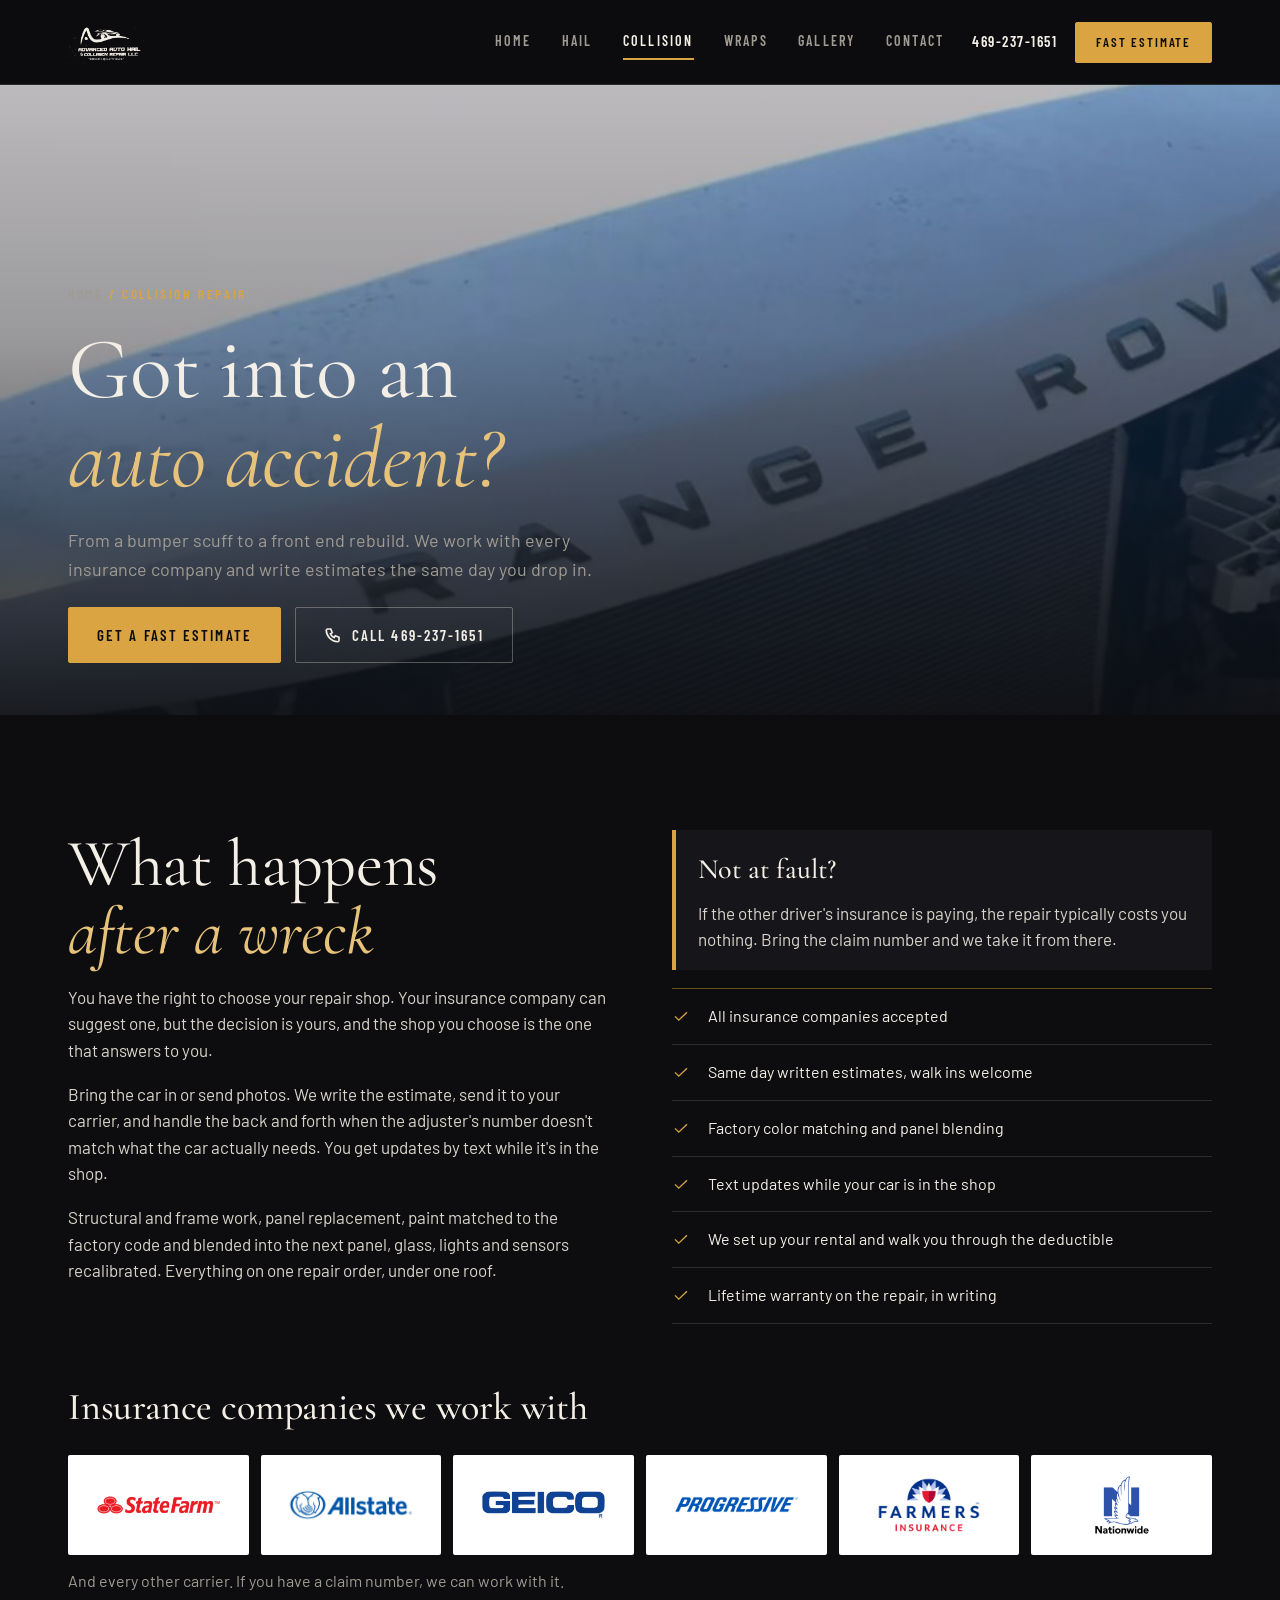
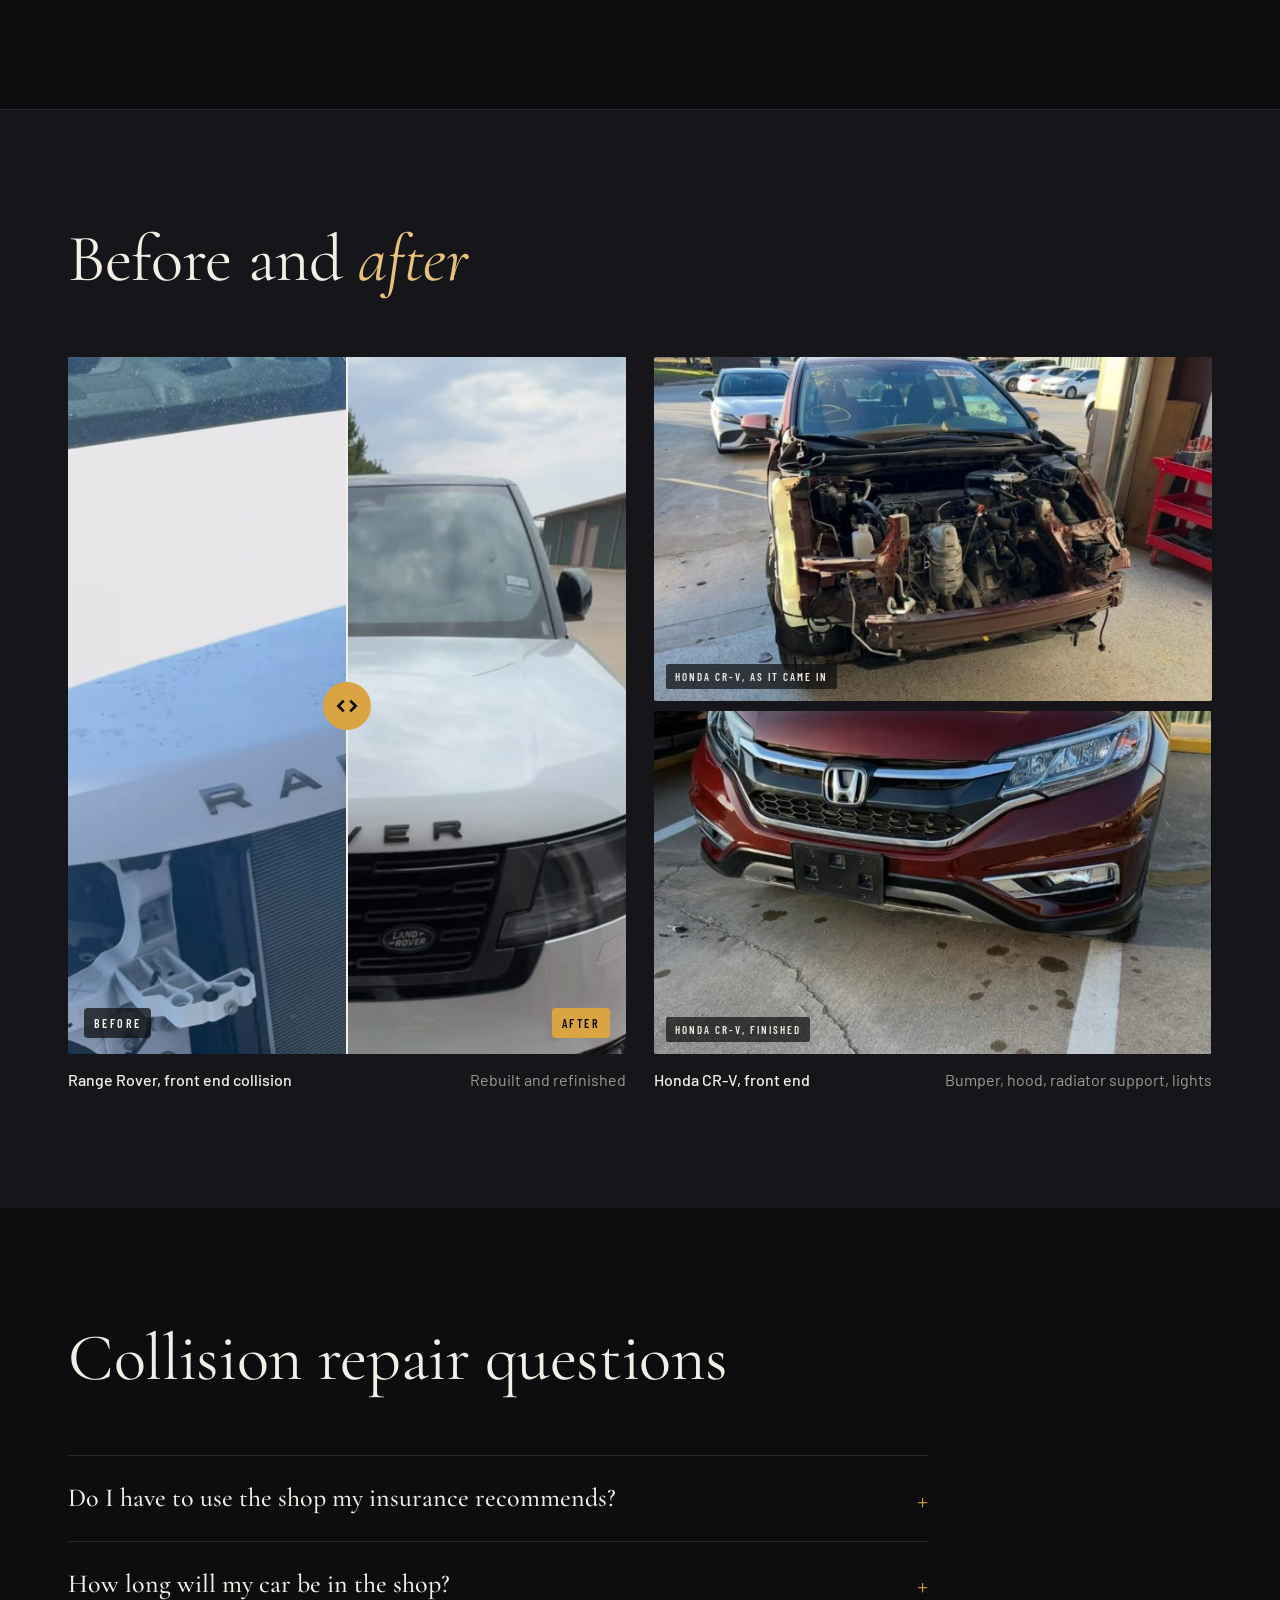
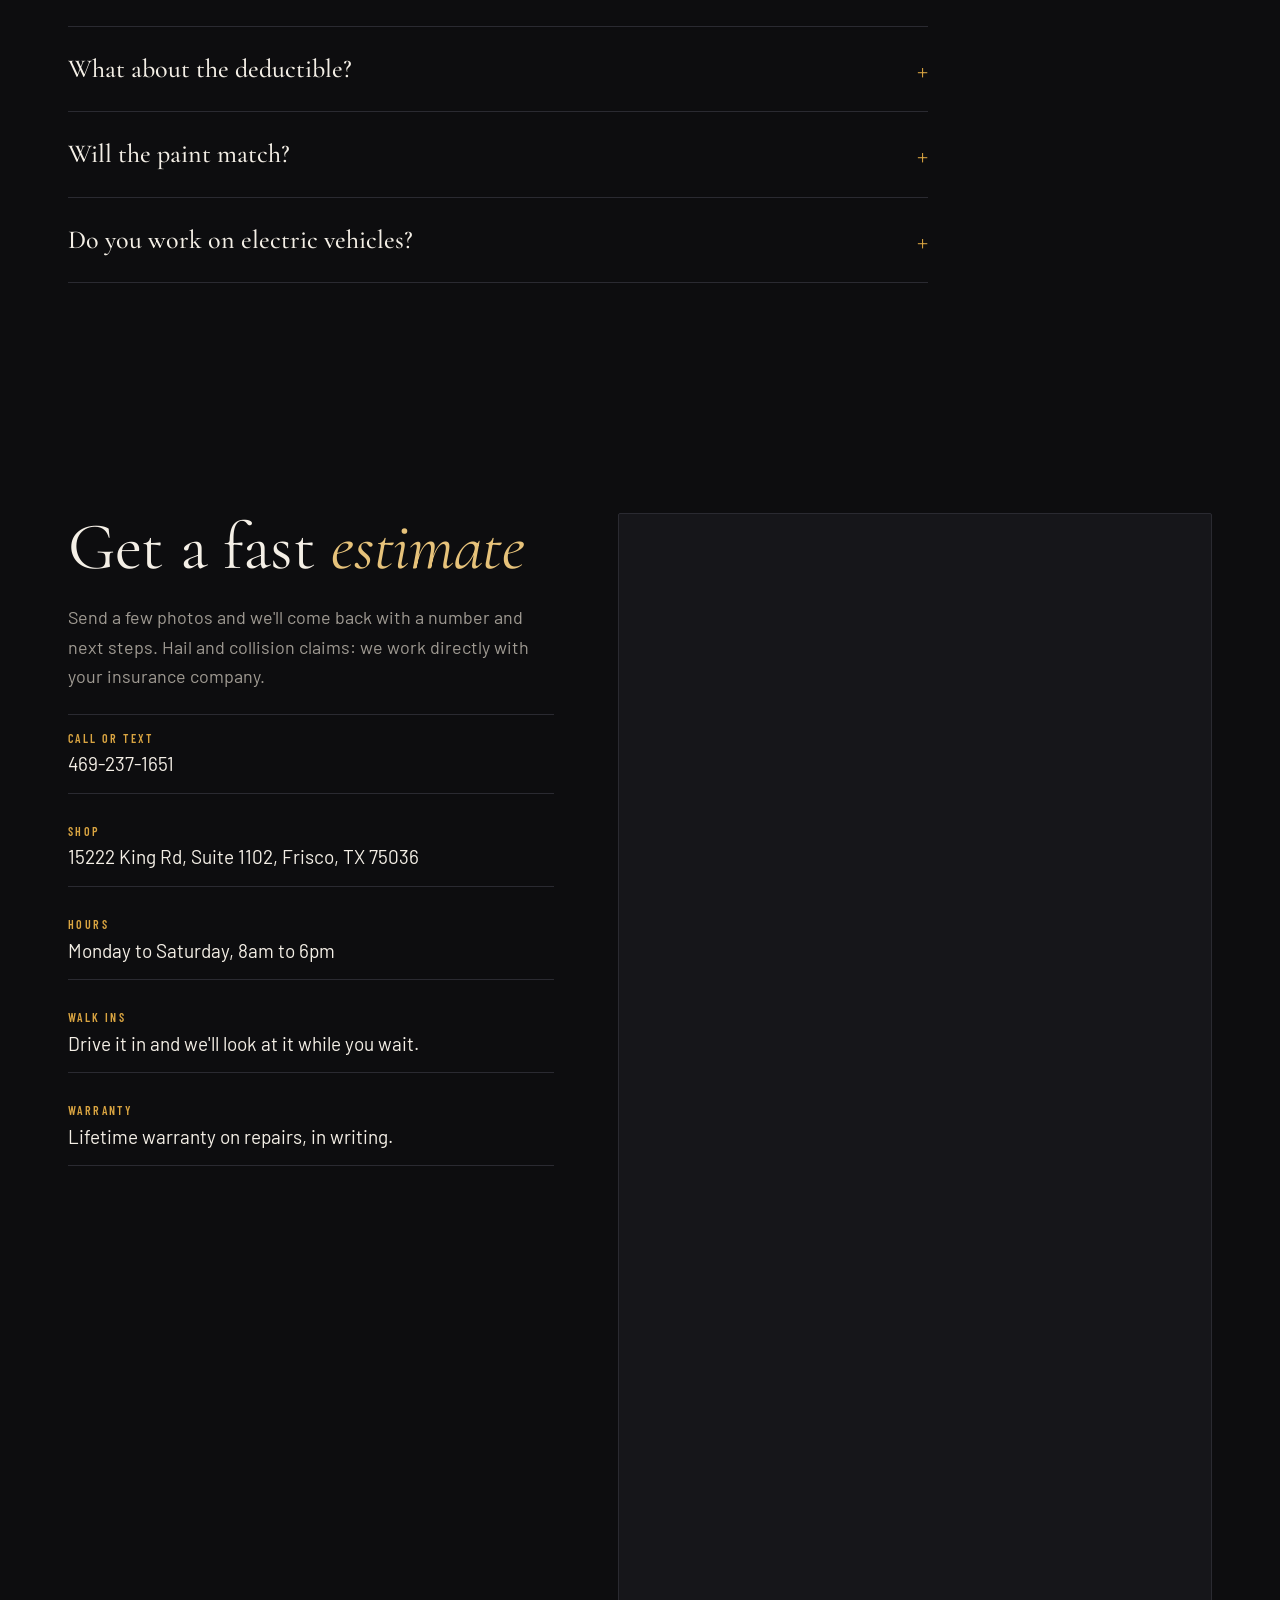
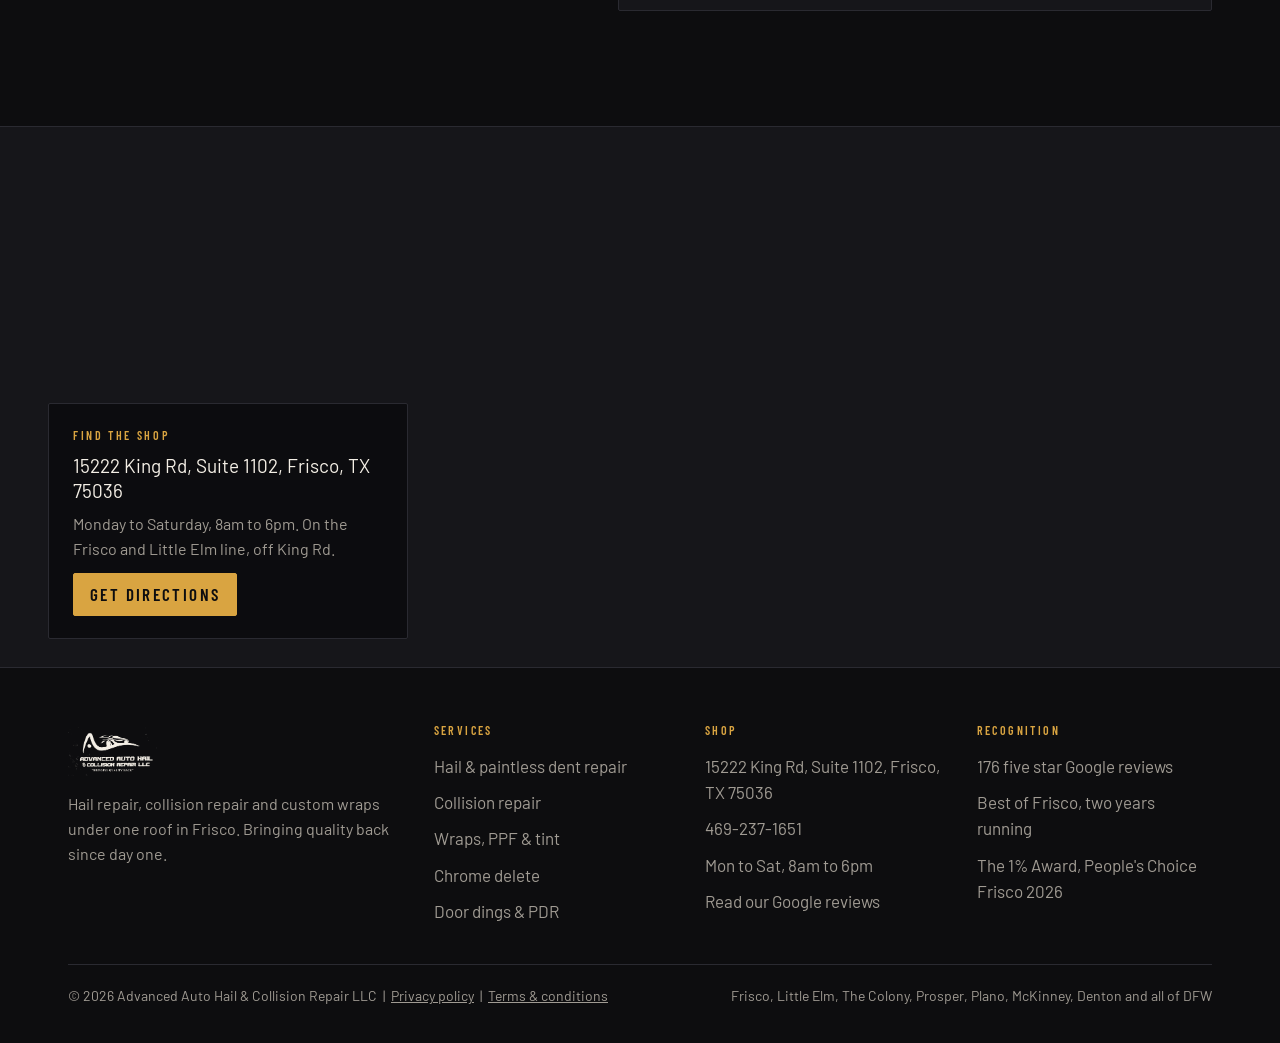
<file: collision-repair/index.html>
<!DOCTYPE html>
<html lang="en">
<head>
<meta charset="utf-8">
<meta name="viewport" content="width=device-width,initial-scale=1">
<title>Collision Repair in Frisco</title>
<meta name="description" content="Collision repair in Frisco, TX. All insurance companies accepted. Fast estimates, fast turnaround, frame to paint under one roof.">
<link rel="canonical" href="https://aahailandcollisionrepair.com/collision-repair/">
<meta property="og:type" content="website">
<meta property="og:site_name" content="Advanced Auto Hail &amp; Collision Repair">
<meta property="og:title" content="Collision Repair in Frisco | Advanced Auto Hail & Collision Repair">
<meta property="og:description" content="Collision repair in Frisco, TX. All insurance companies accepted. Fast estimates, fast turnaround, frame to paint under one roof.">
<meta property="og:url" content="https://aahailandcollisionrepair.com/collision-repair/">
<meta property="og:image" content="https://aahailandcollisionrepair.com/media/img/share.jpg">
<meta property="og:image:width" content="1200">
<meta property="og:image:height" content="630">
<meta property="og:image:alt" content="Your Car Should Make You Proud. Advanced Auto Hail &amp; Collision Repair, Frisco TX">
<meta property="og:locale" content="en_US">
<meta name="twitter:card" content="summary_large_image">
<meta name="twitter:title" content="Collision Repair in Frisco | Advanced Auto Hail & Collision Repair">
<meta name="twitter:description" content="Collision repair in Frisco, TX. All insurance companies accepted. Fast estimates, fast turnaround, frame to paint under one roof.">
<meta name="twitter:image" content="https://aahailandcollisionrepair.com/media/img/share.jpg">
<meta name="theme-color" content="#0D0D0F">
<link rel="icon" href="/media/img/favicon.ico" sizes="any">
<link rel="icon" type="image/png" sizes="32x32" href="/media/img/favicon-32.png">
<link rel="apple-touch-icon" href="/media/img/apple-touch-icon.png">
<link rel="manifest" href="/site.webmanifest">
<link rel="stylesheet" href="/css/site.css">
<!-- Google tag (gtag.js) -->
<script async src="https://www.googletagmanager.com/gtag/js?id=AW-10810767452"></script>
<script>window.dataLayer=window.dataLayer||[];function gtag(){dataLayer.push(arguments);}gtag('js',new Date());gtag('config','AW-10810767452');</script>
<!-- Meta Pixel -->
<script>!function(f,b,e,v,n,t,s){if(f.fbq)return;n=f.fbq=function(){n.callMethod?n.callMethod.apply(n,arguments):n.queue.push(arguments)};if(!f._fbq)f._fbq=n;n.push=n;n.loaded=!0;n.version='2.0';n.queue=[];t=b.createElement(e);t.async=!0;t.src=v;s=b.getElementsByTagName(e)[0];s.parentNode.insertBefore(t,s)}(window,document,'script','https://connect.facebook.net/en_US/fbevents.js');fbq('init','863082436380141');fbq('track','PageView');</script>
<noscript><img height="1" width="1" style="display:none" src="https://www.facebook.com/tr?id=863082436380141&ev=PageView&noscript=1" alt=""></noscript>
</head>
<body>
<script>document.documentElement.classList.add("js")</script>
<header class="site-head">
  <div class="wrap">
    <a class="brand" href="/" aria-label="Advanced Auto Hail &amp; Collision Repair home"><img src="/media/img/logo-light.png" alt="Advanced Auto Hail &amp; Collision Repair"></a>
    <nav class="nav" aria-label="Main"><a href="/">Home</a><a href="/hail-repair/">Hail</a><a href="/collision-repair/" aria-current="page">Collision</a><a href="/wraps/">Wraps</a><a href="/#gallery">Gallery</a><a href="/#estimate">Contact</a></nav>
    <button class="menu-btn" aria-expanded="false" aria-controls="nav">Menu</button>
    <div class="head-cta">
      <a class="head-phone" href="tel:4692371651">469-237-1651</a>
      <a class="btn btn-gold" href="#estimate">Fast estimate</a>
    </div>
  </div>
</header>

<section class="page-hero">
  <img src="/media/img/col-rr-before.jpg" alt="">
  <div class="wrap">
    <p class="crumb"><a href="/">Home</a> / Collision repair</p>
    <h1>Got into an <em>auto accident?</em></h1>
    <p class="lede">From a bumper scuff to a front end rebuild. We work with every insurance company and write estimates the same day you drop in.</p>
    <div class="hero-actions"><a class="btn btn-gold" href="#estimate">Get a fast estimate</a><a class="btn btn-ghost" href="tel:4692371651"><svg viewBox="0 0 24 24" fill="none" stroke="currentColor" stroke-width="2.2"><path d="M5 4h4l2 5-2.5 1.5a11 11 0 0 0 5 5L15 13l5 2v4a2 2 0 0 1-2 2A16 16 0 0 1 3 6a2 2 0 0 1 2-2z"/></svg>Call 469-237-1651</a></div>
  </div>
</section>

<section class="section">
  <div class="wrap cols">
    <div class="copy">
      <h2>What happens <em>after a wreck</em></h2>
      <p>You have the right to choose your repair shop. Your insurance company can suggest one, but the decision is yours, and the shop you choose is the one that answers to you.</p>
      <p>Bring the car in or send photos. We write the estimate, send it to your carrier, and handle the back and forth when the adjuster's number doesn't match what the car actually needs. You get updates by text while it's in the shop.</p>
      <p>Structural and frame work, panel replacement, paint matched to the factory code and blended into the next panel, glass, lights and sensors recalibrated. Everything on one repair order, under one roof.</p>
    </div>
    <div class="copy">
      <div class="callout"><strong>Not at fault?</strong><p>If the other driver's insurance is paying, the repair typically costs you nothing. Bring the claim number and we take it from there.</p></div>
      <ul class="facts"><li><svg viewBox="0 0 24 24"><path d="M4 12.5l5 5L20 7"/></svg><span>All insurance companies accepted</span></li><li><svg viewBox="0 0 24 24"><path d="M4 12.5l5 5L20 7"/></svg><span>Same day written estimates, walk ins welcome</span></li><li><svg viewBox="0 0 24 24"><path d="M4 12.5l5 5L20 7"/></svg><span>Factory color matching and panel blending</span></li><li><svg viewBox="0 0 24 24"><path d="M4 12.5l5 5L20 7"/></svg><span>Text updates while your car is in the shop</span></li><li><svg viewBox="0 0 24 24"><path d="M4 12.5l5 5L20 7"/></svg><span>We set up your rental and walk you through the deductible</span></li><li><svg viewBox="0 0 24 24"><path d="M4 12.5l5 5L20 7"/></svg><span>Lifetime warranty on the repair, in writing</span></li></ul>
    </div>
  </div>
  <div class="wrap" style="margin-top:clamp(40px,5vw,64px)">
    <div class="section-head" style="margin-bottom:28px"><h3>Insurance companies we work with</h3></div>
    <div class="insurers"><div><img src="/media/img/ins/statefarm.png" alt="State Farm" loading="lazy"></div><div><img src="/media/img/ins/allstate.png" alt="Allstate" loading="lazy"></div><div><img src="/media/img/ins/geico.png" alt="GEICO" loading="lazy"></div><div><img src="/media/img/ins/progressive.png" alt="Progressive" loading="lazy"></div><div><img src="/media/img/ins/farmers.png" alt="Farmers Insurance" loading="lazy"></div><div><img src="/media/img/ins/nationwide.png" alt="Nationwide" loading="lazy"></div></div><p class="insurers-note">And every other carrier. If you have a claim number, we can work with it.</p>
  </div>
</section>

<section class="section band">
  <div class="wrap">
    <div class="section-head"><h2>Before and <em>after</em></h2></div>
    <div class="ba-grid">
      <div>
  <div class="ba" style="--cut:50%">
    <img src="/media/img/col-rr-before.jpg" alt="Range Rover, front end collision"><img class="after" src="/media/img/col-rr-after.jpg" alt="Rebuilt and refinished">
    <div class="handle"></div><div class="knob"><svg viewBox="0 0 24 24"><path d="M9 7l-5 5 5 5M15 7l5 5-5 5"/></svg></div>
    <span class="lab l">Before</span><span class="lab r">After</span>
    <input type="range" min="0" max="100" value="50" aria-label="Drag to compare before and after">
  </div>
  <div class="ba-cap"><span><strong>Range Rover, front end collision</strong></span><span>Rebuilt and refinished</span></div>
</div>
      <div>
        <div class="gallery" style="grid-template-columns:1fr 1fr;grid-auto-rows:1fr;aspect-ratio:4/5">
          <button class="tile wide" type="button" data-full="/media/img/col-crv-before.jpg" aria-label="Honda CR-V, as it came in"><img src="/media/img/col-crv-before.jpg" alt="Honda CR-V, as it came in" loading="lazy"><span class="cap">Honda CR-V, as it came in</span></button>
          <button class="tile wide" type="button" data-full="/media/img/col-crv-after.jpg" aria-label="Honda CR-V, finished"><img src="/media/img/col-crv-after.jpg" alt="Honda CR-V, finished" loading="lazy"><span class="cap">Honda CR-V, finished</span></button>
        </div>
        <div class="ba-cap"><span><strong>Honda CR-V, front end</strong></span><span>Bumper, hood, radiator support, lights</span></div>
      </div>
    </div>
  </div>
</section>

<section class="section">
  <div class="wrap">
    <div class="section-head"><h2>Collision repair questions</h2></div>
    <div class="faq">
      <details><summary>Do I have to use the shop my insurance recommends?</summary><div class="a">No. In Texas you choose where your car is repaired. A carrier's preferred shop is a suggestion, not a requirement.</div></details>
      <details><summary>How long will my car be in the shop?</summary><div class="a">Cosmetic repairs often take a few days. Structural work depends on parts availability and insurance approval. We give you a realistic date at drop off and update you if it moves.</div></details>
      <details><summary>What about the deductible?</summary><div class="a">On an at fault claim your deductible is paid to the shop when you pick up the car. If you weren't at fault and the other driver's insurance is paying, there is usually no deductible.</div></details>
      <details><summary>Will the paint match?</summary><div class="a">We mix to your factory paint code, spray a test card, and blend into adjacent panels so there's no hard line where new paint meets old.</div></details>
      <details><summary>Do you work on electric vehicles?</summary><div class="a">Yes. Teslas and Cybertrucks come through the shop every week for both collision and wrap work.</div></details>
    </div>
  </div>
</section>

<section class="section" id="estimate">
  <div class="wrap estimate">
    <div class="est-side">
      <h2>Get a fast <em>estimate</em></h2>
      <p class="lede">Send a few photos and we'll come back with a number and next steps. Hail and collision claims: we work directly with your insurance company.</p>
      <div class="contact-lines">
        <div><span class="k">Call or text</span><a class="v" href="tel:4692371651">469-237-1651</a></div>
        <div><span class="k">Shop</span><a class="v" href="https://www.google.com/maps/search/?api=1&query=Advanced+Auto+Hail+%26+Collision+Repair+15222+King+Rd+Frisco+TX" target="_blank" rel="noopener">15222 King Rd, Suite 1102, Frisco, TX 75036</a></div>
        <div><span class="k">Hours</span><span class="v">Monday to Saturday, 8am to 6pm</span></div>
        <div><span class="k">Walk ins</span><span class="v">Drive it in and we'll look at it while you wait.</span></div>
        <div><span class="k">Warranty</span><span class="v">Lifetime warranty on repairs, in writing.</span></div>
      </div>
    </div>
    <div>
      <div class="embed"><iframe src="https://api.leadconnectorhq.com/widget/form/kJ3RYTlvi8TvrTr4RVPB" style="width:100%;height:1096px;border:none;border-radius:4px" id="inline-kJ3RYTlvi8TvrTr4RVPB" data-layout="{'id':'INLINE'}" data-trigger-type="alwaysShow" data-trigger-value="" data-activation-type="alwaysActivated" data-activation-value="" data-deactivation-type="neverDeactivate" data-deactivation-value="" data-form-name="Advanced Auto Official Form" data-height="1096" data-layout-iframe-id="inline-kJ3RYTlvi8TvrTr4RVPB" data-form-id="kJ3RYTlvi8TvrTr4RVPB" title="Advanced Auto Official Form"></iframe>
<script src="https://link.msgsndr.com/js/form_embed.js"></script></div>
      <!--
      <form class="est" novalidate>
        <div class="field"><label>What do you need?</label>
          <div class="svc-choice"><label><input type="radio" name="service" value="hail"><span>Hail repair</span></label><label><input type="radio" name="service" value="collision" checked><span>Collision</span></label><label><input type="radio" name="service" value="wrap"><span>Wrap / PPF / tint</span></label></div>
        </div>
        <div class="f2">
          <div class="field"><label for="f-name">Name</label><input id="f-name" name="name" type="text" autocomplete="name" required></div>
          <div class="field"><label for="f-phone">Phone</label><input id="f-phone" name="phone" type="tel" autocomplete="tel" required></div>
        </div>
        <div class="f2">
          <div class="field"><label for="f-email">Email</label><input id="f-email" name="email" type="email" autocomplete="email"></div>
          <div class="field"><label for="f-vehicle">Year, make, model</label><input id="f-vehicle" name="vehicle" type="text" placeholder="2022 Toyota Camry"></div>
        </div>
        <div class="field"><label for="f-photos">Photos of the damage (optional)</label><input id="f-photos" name="photos" type="file" accept="image/*" multiple></div>
        <div class="field"><label for="f-msg">Anything we should know</label><textarea id="f-msg" name="message" placeholder="Insurance claim number, where the damage is, when you need it back"></textarea></div>
        <button class="btn btn-gold" type="submit">Send for an estimate</button>
        <p class="form-note">We reply by text or call during shop hours. Reply STOP to any text to opt out.</p>
      </form>
      <div class="form-done" role="status"><h3>Got it, <span class="who"></span></h3><p>We'll look at your photos and call or text you with an estimate. Need it faster? Call <a href="tel:4692371651">469-237-1651</a>.</p></div>
      -->
    </div>
  </div>
</section>
<section class="section map-section" id="map" aria-label="Shop location">
  <div class="map-wrap">
    <div id="gmap" hidden></div><iframe src="https://www.google.com/maps?q=Advanced+Auto+Hail+%26+Collision+Repair,+15222+King+Rd+Suite+1102,+Frisco,+TX+75036&z=16&output=embed" loading="lazy" referrerpolicy="no-referrer-when-downgrade" title="Map to Advanced Auto Hail &amp; Collision Repair"></iframe>
    <div class="map-card">
      <span class="k">Find the shop</span>
      <span class="addr">15222 King Rd, Suite 1102, Frisco, TX 75036</span>
      <span class="hrs">Monday to Saturday, 8am to 6pm. On the Frisco and Little Elm line, off King Rd.</span>
      <a class="btn btn-gold" href="https://www.google.com/maps/search/?api=1&query=Advanced+Auto+Hail+%26+Collision+Repair+15222+King+Rd+Frisco+TX" target="_blank" rel="noopener">Get directions</a>
    </div>
  </div>
</section>
<footer class="site-foot">
  <div class="wrap">
    <div class="foot-grid">
      <div class="foot-brand"><img src="/media/img/logo-light.png" alt=""><p>Hail repair, collision repair and custom wraps under one roof in Frisco. Bringing quality back since day one.</p></div>
      <div><h4>Services</h4><ul><li><a href="/hail-repair/">Hail &amp; paintless dent repair</a></li><li><a href="/collision-repair/">Collision repair</a></li><li><a href="/wraps/">Wraps, PPF &amp; tint</a></li><li><a href="/wraps/#chrome">Chrome delete</a></li><li><a href="/hail-repair/">Door dings &amp; PDR</a></li></ul></div>
      <div><h4>Shop</h4><ul><li><a href="https://www.google.com/maps/search/?api=1&query=Advanced+Auto+Hail+%26+Collision+Repair+15222+King+Rd+Frisco+TX" target="_blank" rel="noopener">15222 King Rd, Suite 1102, Frisco, TX 75036</a></li><li><a href="tel:4692371651">469-237-1651</a></li><li>Mon to Sat, 8am to 6pm</li><li><a href="https://www.google.com/maps/search/?api=1&query=Advanced+Auto+Hail+%26+Collision+Repair+Frisco+TX" target="_blank" rel="noopener">Read our Google reviews</a></li></ul></div>
      <div><h4>Recognition</h4><ul><li>176 five star Google reviews</li><li>Best of Frisco, two years running</li><li>The 1% Award, People's Choice Frisco 2026</li></ul></div>
    </div>
    <div class="foot-bottom"><span>&copy; 2026 Advanced Auto Hail &amp; Collision Repair LLC &nbsp;|&nbsp; <a href="/privacy/">Privacy policy</a> &nbsp;|&nbsp; <a href="/terms/">Terms &amp; conditions</a></span><span>Frisco, Little Elm, The Colony, Prosper, Plano, McKinney, Denton and all of DFW</span></div>
  </div>
</footer>
<div class="callbar"><a href="tel:4692371651">Call the shop</a><a href="#estimate">Get an estimate</a></div>
<div class="lightbox" aria-modal="true" role="dialog"><button type="button">Close</button><img alt=""></div>
<script src="/js/site.js"></script>
</body>
</html>
</file>
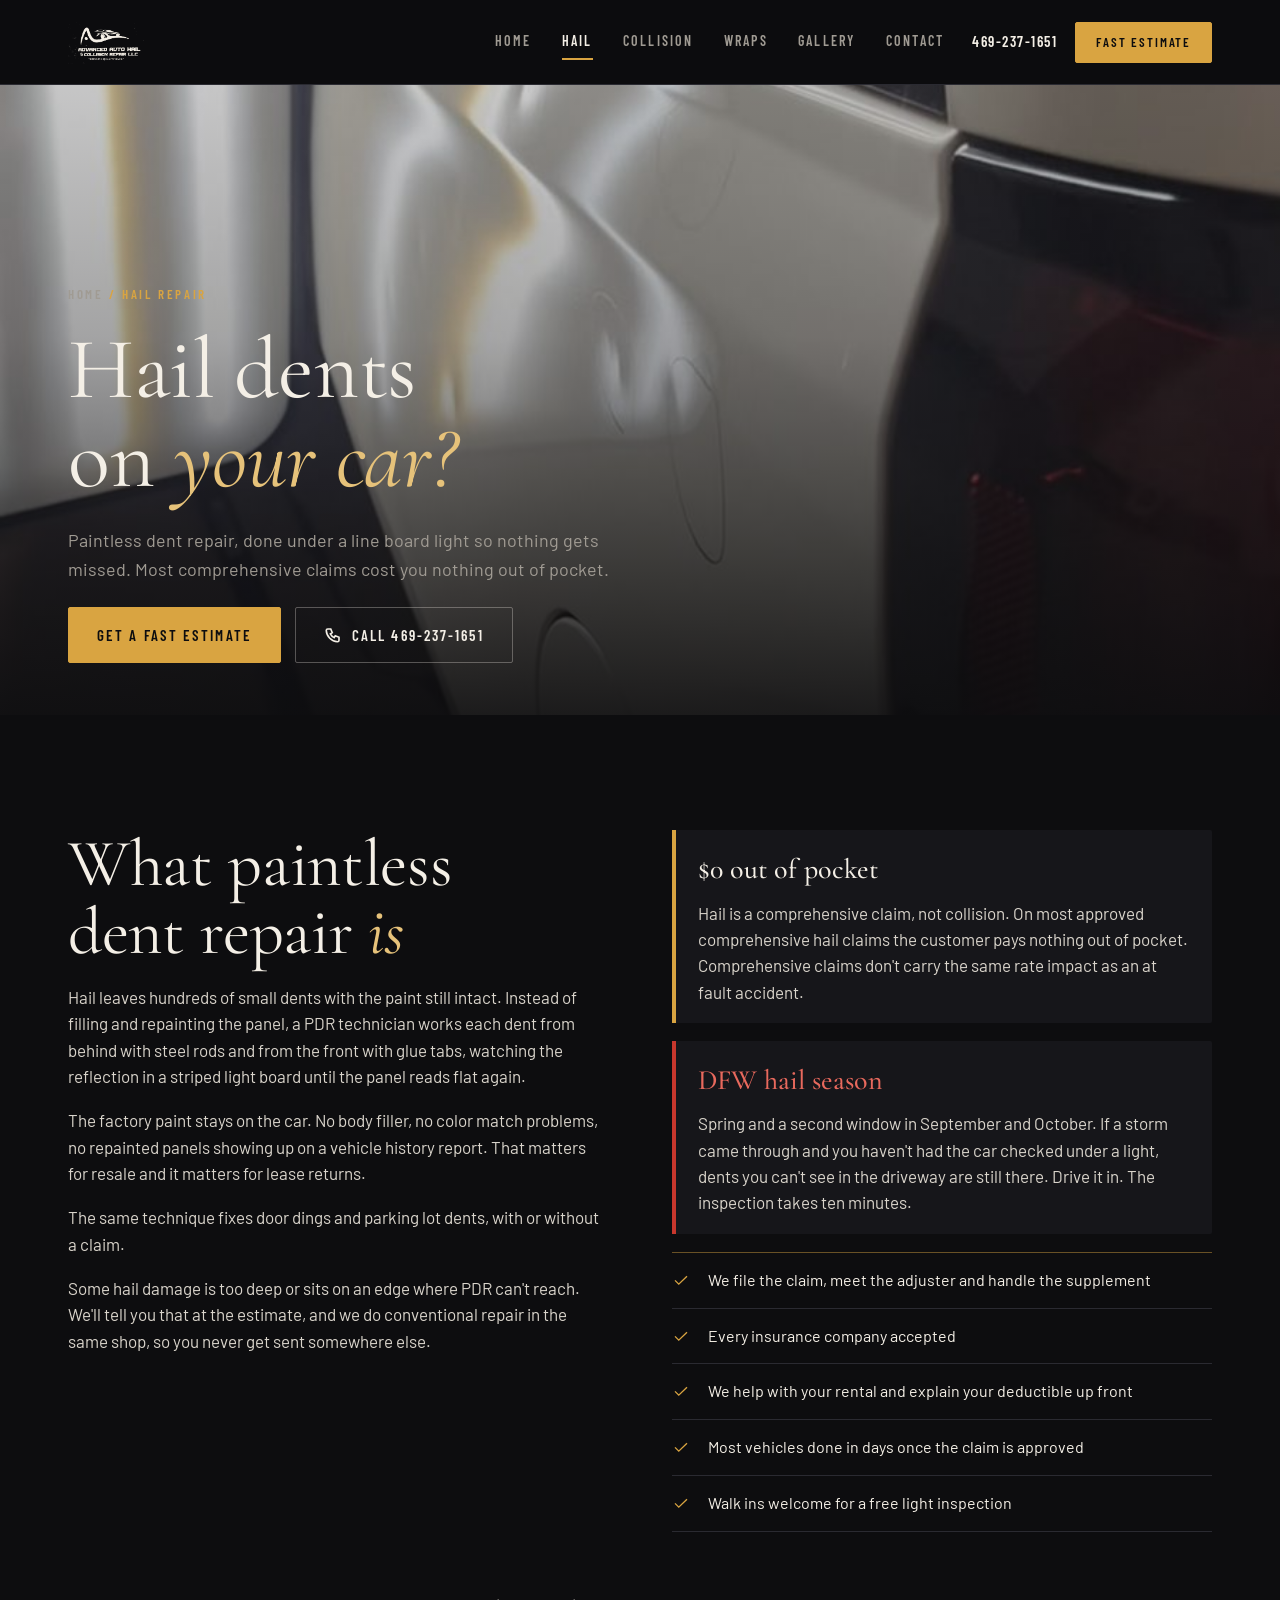
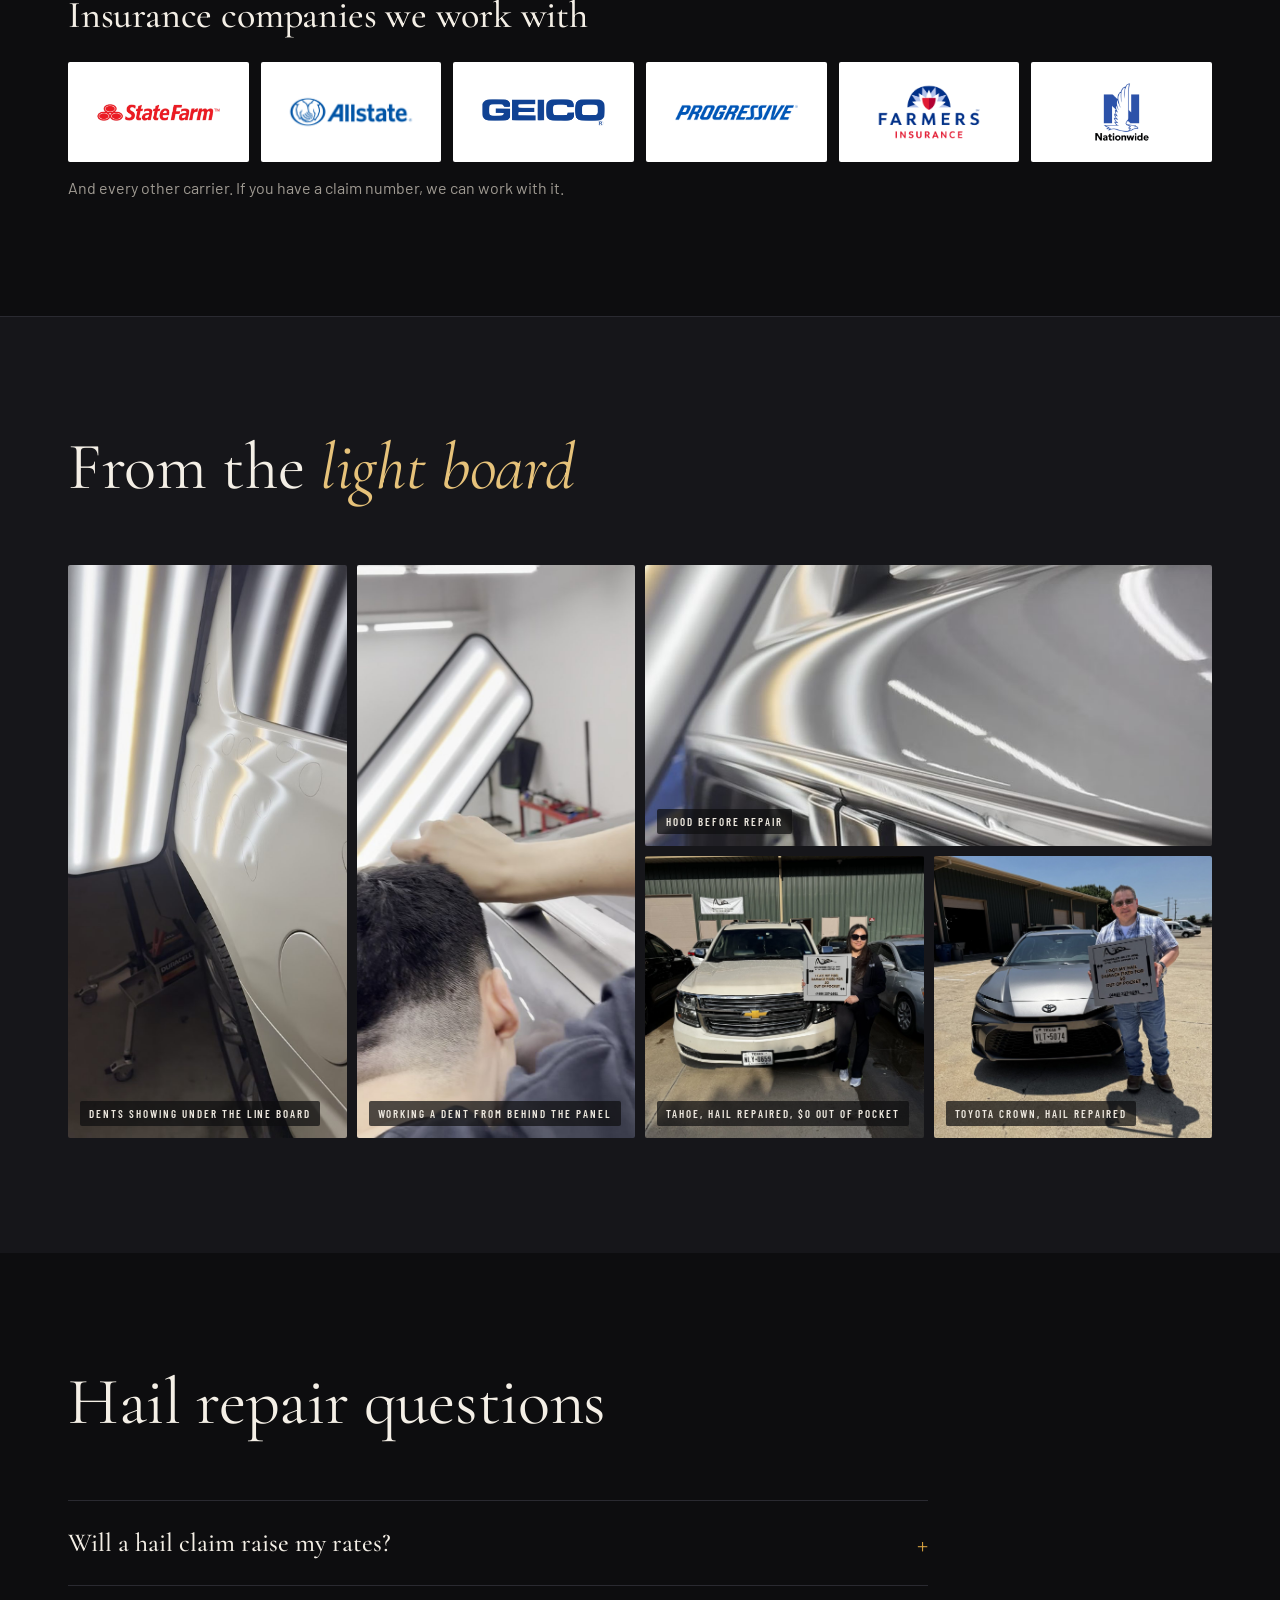
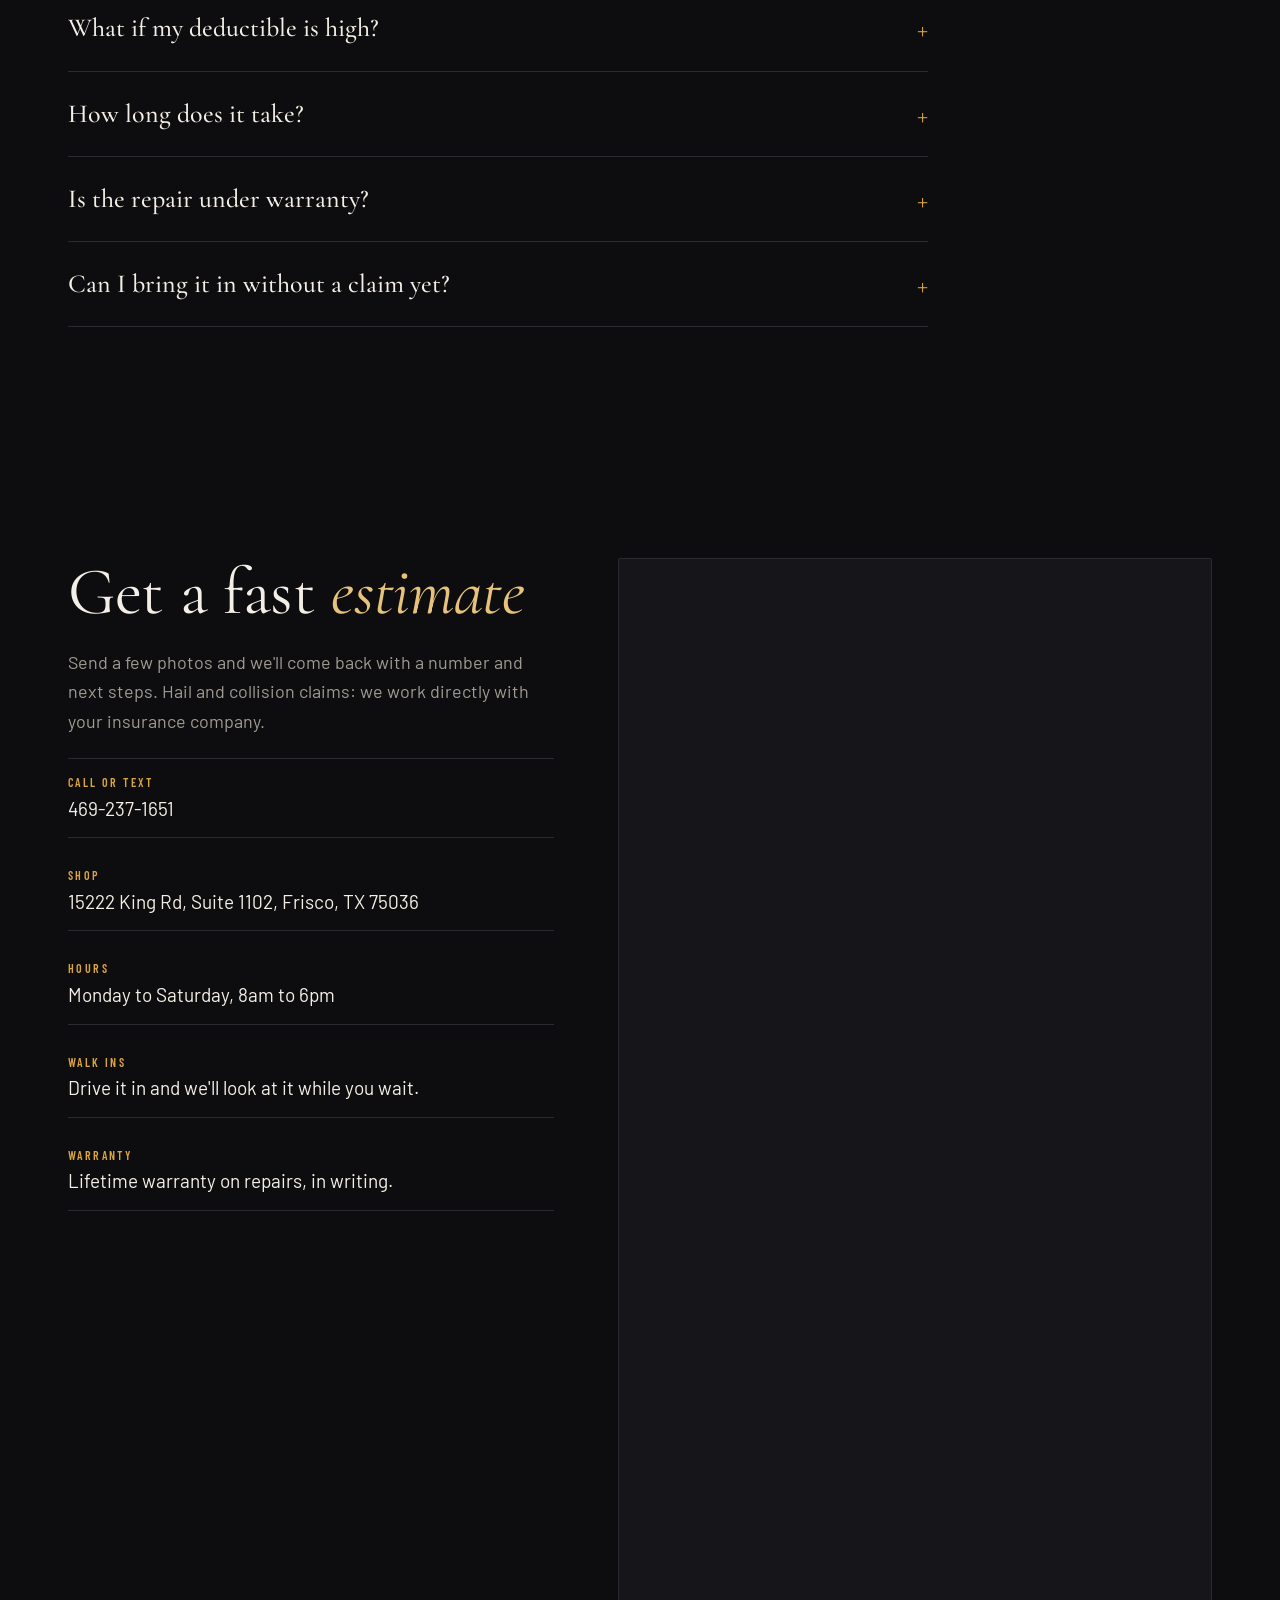
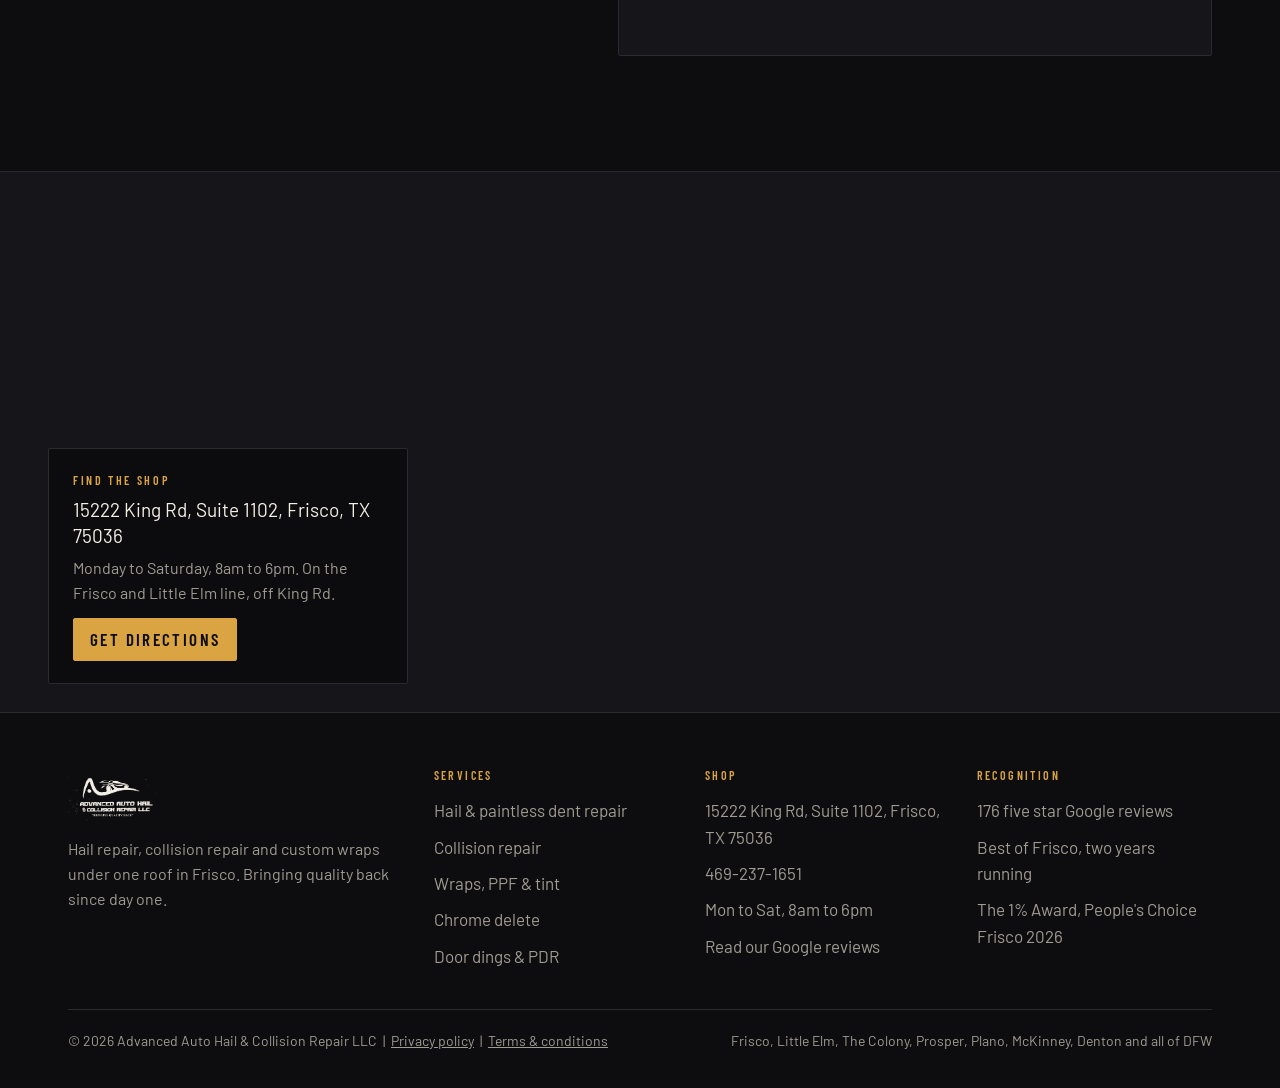
<file: hail-repair/index.html>
<!DOCTYPE html>
<html lang="en">
<head>
<meta charset="utf-8">
<meta name="viewport" content="width=device-width,initial-scale=1">
<title>Hail Repair in Frisco</title>
<meta name="description" content="Paintless dent repair for hail damage in Frisco and DFW. $0 out of pocket on most comprehensive claims. We handle the insurance.">
<link rel="canonical" href="https://aahailandcollisionrepair.com/hail-repair/">
<meta property="og:type" content="website">
<meta property="og:site_name" content="Advanced Auto Hail &amp; Collision Repair">
<meta property="og:title" content="Hail Repair in Frisco | Advanced Auto Hail & Collision Repair">
<meta property="og:description" content="Paintless dent repair for hail damage in Frisco and DFW. $0 out of pocket on most comprehensive claims. We handle the insurance.">
<meta property="og:url" content="https://aahailandcollisionrepair.com/hail-repair/">
<meta property="og:image" content="https://aahailandcollisionrepair.com/media/img/share.jpg">
<meta property="og:image:width" content="1200">
<meta property="og:image:height" content="630">
<meta property="og:image:alt" content="Your Car Should Make You Proud. Advanced Auto Hail &amp; Collision Repair, Frisco TX">
<meta property="og:locale" content="en_US">
<meta name="twitter:card" content="summary_large_image">
<meta name="twitter:title" content="Hail Repair in Frisco | Advanced Auto Hail & Collision Repair">
<meta name="twitter:description" content="Paintless dent repair for hail damage in Frisco and DFW. $0 out of pocket on most comprehensive claims. We handle the insurance.">
<meta name="twitter:image" content="https://aahailandcollisionrepair.com/media/img/share.jpg">
<meta name="theme-color" content="#0D0D0F">
<link rel="icon" href="/media/img/favicon.ico" sizes="any">
<link rel="icon" type="image/png" sizes="32x32" href="/media/img/favicon-32.png">
<link rel="apple-touch-icon" href="/media/img/apple-touch-icon.png">
<link rel="manifest" href="/site.webmanifest">
<link rel="stylesheet" href="/css/site.css">
<!-- Google tag (gtag.js) -->
<script async src="https://www.googletagmanager.com/gtag/js?id=AW-10810767452"></script>
<script>window.dataLayer=window.dataLayer||[];function gtag(){dataLayer.push(arguments);}gtag('js',new Date());gtag('config','AW-10810767452');</script>
<!-- Meta Pixel -->
<script>!function(f,b,e,v,n,t,s){if(f.fbq)return;n=f.fbq=function(){n.callMethod?n.callMethod.apply(n,arguments):n.queue.push(arguments)};if(!f._fbq)f._fbq=n;n.push=n;n.loaded=!0;n.version='2.0';n.queue=[];t=b.createElement(e);t.async=!0;t.src=v;s=b.getElementsByTagName(e)[0];s.parentNode.insertBefore(t,s)}(window,document,'script','https://connect.facebook.net/en_US/fbevents.js');fbq('init','863082436380141');fbq('track','PageView');</script>
<noscript><img height="1" width="1" style="display:none" src="https://www.facebook.com/tr?id=863082436380141&ev=PageView&noscript=1" alt=""></noscript>
</head>
<body>
<script>document.documentElement.classList.add("js")</script>
<header class="site-head">
  <div class="wrap">
    <a class="brand" href="/" aria-label="Advanced Auto Hail &amp; Collision Repair home"><img src="/media/img/logo-light.png" alt="Advanced Auto Hail &amp; Collision Repair"></a>
    <nav class="nav" aria-label="Main"><a href="/">Home</a><a href="/hail-repair/" aria-current="page">Hail</a><a href="/collision-repair/">Collision</a><a href="/wraps/">Wraps</a><a href="/#gallery">Gallery</a><a href="/#estimate">Contact</a></nav>
    <button class="menu-btn" aria-expanded="false" aria-controls="nav">Menu</button>
    <div class="head-cta">
      <a class="head-phone" href="tel:4692371651">469-237-1651</a>
      <a class="btn btn-gold" href="#estimate">Fast estimate</a>
    </div>
  </div>
</header>

<section class="page-hero">
  <img src="/media/img/hail-dents-2.jpg" alt="">
  <div class="wrap">
    <p class="crumb"><a href="/">Home</a> / Hail repair</p>
    <h1>Hail dents on <em>your car?</em></h1>
    <p class="lede">Paintless dent repair, done under a line board light so nothing gets missed. Most comprehensive claims cost you nothing out of pocket.</p>
    <div class="hero-actions"><a class="btn btn-gold" href="#estimate">Get a fast estimate</a><a class="btn btn-ghost" href="tel:4692371651"><svg viewBox="0 0 24 24" fill="none" stroke="currentColor" stroke-width="2.2"><path d="M5 4h4l2 5-2.5 1.5a11 11 0 0 0 5 5L15 13l5 2v4a2 2 0 0 1-2 2A16 16 0 0 1 3 6a2 2 0 0 1 2-2z"/></svg>Call 469-237-1651</a></div>
  </div>
</section>

<section class="section">
  <div class="wrap cols">
    <div class="copy">
      <h2>What paintless dent repair <em>is</em></h2>
      <p>Hail leaves hundreds of small dents with the paint still intact. Instead of filling and repainting the panel, a PDR technician works each dent from behind with steel rods and from the front with glue tabs, watching the reflection in a striped light board until the panel reads flat again.</p>
      <p>The factory paint stays on the car. No body filler, no color match problems, no repainted panels showing up on a vehicle history report. That matters for resale and it matters for lease returns.</p>
      <p>The same technique fixes door dings and parking lot dents, with or without a claim.</p>
      <p>Some hail damage is too deep or sits on an edge where PDR can't reach. We'll tell you that at the estimate, and we do conventional repair in the same shop, so you never get sent somewhere else.</p>
    </div>
    <div class="copy">
      <div class="callout"><strong>$0 out of pocket</strong><p>Hail is a comprehensive claim, not collision. On most approved comprehensive hail claims the customer pays nothing out of pocket. Comprehensive claims don't carry the same rate impact as an at fault accident.</p></div>
      <div class="callout alert"><strong>DFW hail season</strong><p>Spring and a second window in September and October. If a storm came through and you haven't had the car checked under a light, dents you can't see in the driveway are still there. Drive it in. The inspection takes ten minutes.</p></div>
      <ul class="facts"><li><svg viewBox="0 0 24 24"><path d="M4 12.5l5 5L20 7"/></svg><span>We file the claim, meet the adjuster and handle the supplement</span></li><li><svg viewBox="0 0 24 24"><path d="M4 12.5l5 5L20 7"/></svg><span>Every insurance company accepted</span></li><li><svg viewBox="0 0 24 24"><path d="M4 12.5l5 5L20 7"/></svg><span>We help with your rental and explain your deductible up front</span></li><li><svg viewBox="0 0 24 24"><path d="M4 12.5l5 5L20 7"/></svg><span>Most vehicles done in days once the claim is approved</span></li><li><svg viewBox="0 0 24 24"><path d="M4 12.5l5 5L20 7"/></svg><span>Walk ins welcome for a free light inspection</span></li></ul>
    </div>
  </div>
  <div class="wrap" style="margin-top:clamp(40px,5vw,64px)">
    <div class="section-head" style="margin-bottom:28px"><h3>Insurance companies we work with</h3></div>
    <div class="insurers"><div><img src="/media/img/ins/statefarm.png" alt="State Farm" loading="lazy"></div><div><img src="/media/img/ins/allstate.png" alt="Allstate" loading="lazy"></div><div><img src="/media/img/ins/geico.png" alt="GEICO" loading="lazy"></div><div><img src="/media/img/ins/progressive.png" alt="Progressive" loading="lazy"></div><div><img src="/media/img/ins/farmers.png" alt="Farmers Insurance" loading="lazy"></div><div><img src="/media/img/ins/nationwide.png" alt="Nationwide" loading="lazy"></div></div><p class="insurers-note">And every other carrier. If you have a claim number, we can work with it.</p>
  </div>
</section>

<section class="section band">
  <div class="wrap">
    <div class="section-head"><h2>From the <em>light board</em></h2></div>
    <div class="gallery">
      <button class="tile tall" type="button" data-full="/media/img/hail-dents.jpg" aria-label="Dents showing under the line board"><img src="/media/img/hail-dents.jpg" alt="Dents showing under the line board" loading="lazy"><span class="cap">Dents showing under the line board</span></button>
      <button class="tile tall" type="button" data-full="/media/img/hail-tech.jpg" aria-label="Working a dent from behind the panel"><img src="/media/img/hail-tech.jpg" alt="Working a dent from behind the panel" loading="lazy"><span class="cap">Working a dent from behind the panel</span></button>
      <button class="tile wide" type="button" data-full="/media/img/hail-hood.jpg" aria-label="Hood before repair"><img src="/media/img/hail-hood.jpg" alt="Hood before repair" loading="lazy"><span class="cap">Hood before repair</span></button>
      <button class="tile " type="button" data-full="/media/img/cust-tahoe.jpg" aria-label="Tahoe, hail repaired, $0 out of pocket"><img src="/media/img/cust-tahoe.jpg" alt="Tahoe, hail repaired, $0 out of pocket" loading="lazy"><span class="cap">Tahoe, hail repaired, $0 out of pocket</span></button>
      <button class="tile " type="button" data-full="/media/img/cust-crown.jpg" aria-label="Toyota Crown, hail repaired"><img src="/media/img/cust-crown.jpg" alt="Toyota Crown, hail repaired" loading="lazy"><span class="cap">Toyota Crown, hail repaired</span></button>
    </div>
  </div>
</section>

<section class="section">
  <div class="wrap">
    <div class="section-head"><h2>Hail repair questions</h2></div>
    <div class="faq">
      <details><summary>Will a hail claim raise my rates?</summary><div class="a">Hail falls under comprehensive coverage, which covers things that happen to the car rather than things you did. Comprehensive claims are treated differently from at fault collision claims by most carriers. Your policy and your carrier decide the specifics, so check with your agent if you want it in writing.</div></details>
      <details><summary>What if my deductible is high?</summary><div class="a">Bring your claim paperwork and we'll walk you through what the estimate covers and what you'd owe before any work starts. On most comprehensive hail claims the customer ends up paying nothing out of pocket, but we'll tell you the number for your car, not a slogan.</div></details>
      <details><summary>How long does it take?</summary><div class="a">Light to moderate hail is usually two to four days once the claim is approved. Heavy hail with roof or hood replacement can run longer because of parts. Insurance approval is the part we can't control, so we start that the day you come in.</div></details>
      <details><summary>Is the repair under warranty?</summary><div class="a">Yes. Every repair comes with a lifetime warranty, in writing. Paintless dent repair doesn't involve paint or filler, so there's nothing to crack or fade.</div></details>
      <details><summary>Can I bring it in without a claim yet?</summary><div class="a">Yes. We'll inspect it under the light, photograph the damage and give you a written estimate you can send to your insurance company. If you want us to file for you, we do that too.</div></details>
    </div>
  </div>
</section>

<section class="section" id="estimate">
  <div class="wrap estimate">
    <div class="est-side">
      <h2>Get a fast <em>estimate</em></h2>
      <p class="lede">Send a few photos and we'll come back with a number and next steps. Hail and collision claims: we work directly with your insurance company.</p>
      <div class="contact-lines">
        <div><span class="k">Call or text</span><a class="v" href="tel:4692371651">469-237-1651</a></div>
        <div><span class="k">Shop</span><a class="v" href="https://www.google.com/maps/search/?api=1&query=Advanced+Auto+Hail+%26+Collision+Repair+15222+King+Rd+Frisco+TX" target="_blank" rel="noopener">15222 King Rd, Suite 1102, Frisco, TX 75036</a></div>
        <div><span class="k">Hours</span><span class="v">Monday to Saturday, 8am to 6pm</span></div>
        <div><span class="k">Walk ins</span><span class="v">Drive it in and we'll look at it while you wait.</span></div>
        <div><span class="k">Warranty</span><span class="v">Lifetime warranty on repairs, in writing.</span></div>
      </div>
    </div>
    <div>
      <div class="embed"><iframe src="https://api.leadconnectorhq.com/widget/form/kJ3RYTlvi8TvrTr4RVPB" style="width:100%;height:1096px;border:none;border-radius:4px" id="inline-kJ3RYTlvi8TvrTr4RVPB" data-layout="{'id':'INLINE'}" data-trigger-type="alwaysShow" data-trigger-value="" data-activation-type="alwaysActivated" data-activation-value="" data-deactivation-type="neverDeactivate" data-deactivation-value="" data-form-name="Advanced Auto Official Form" data-height="1096" data-layout-iframe-id="inline-kJ3RYTlvi8TvrTr4RVPB" data-form-id="kJ3RYTlvi8TvrTr4RVPB" title="Advanced Auto Official Form"></iframe>
<script src="https://link.msgsndr.com/js/form_embed.js"></script></div>
      <!--
      <form class="est" novalidate>
        <div class="field"><label>What do you need?</label>
          <div class="svc-choice"><label><input type="radio" name="service" value="hail" checked><span>Hail repair</span></label><label><input type="radio" name="service" value="collision"><span>Collision</span></label><label><input type="radio" name="service" value="wrap"><span>Wrap / PPF / tint</span></label></div>
        </div>
        <div class="f2">
          <div class="field"><label for="f-name">Name</label><input id="f-name" name="name" type="text" autocomplete="name" required></div>
          <div class="field"><label for="f-phone">Phone</label><input id="f-phone" name="phone" type="tel" autocomplete="tel" required></div>
        </div>
        <div class="f2">
          <div class="field"><label for="f-email">Email</label><input id="f-email" name="email" type="email" autocomplete="email"></div>
          <div class="field"><label for="f-vehicle">Year, make, model</label><input id="f-vehicle" name="vehicle" type="text" placeholder="2022 Toyota Camry"></div>
        </div>
        <div class="field"><label for="f-photos">Photos of the damage (optional)</label><input id="f-photos" name="photos" type="file" accept="image/*" multiple></div>
        <div class="field"><label for="f-msg">Anything we should know</label><textarea id="f-msg" name="message" placeholder="Insurance claim number, where the damage is, when you need it back"></textarea></div>
        <button class="btn btn-gold" type="submit">Send for an estimate</button>
        <p class="form-note">We reply by text or call during shop hours. Reply STOP to any text to opt out.</p>
      </form>
      <div class="form-done" role="status"><h3>Got it, <span class="who"></span></h3><p>We'll look at your photos and call or text you with an estimate. Need it faster? Call <a href="tel:4692371651">469-237-1651</a>.</p></div>
      -->
    </div>
  </div>
</section>
<section class="section map-section" id="map" aria-label="Shop location">
  <div class="map-wrap">
    <div id="gmap" hidden></div><iframe src="https://www.google.com/maps?q=Advanced+Auto+Hail+%26+Collision+Repair,+15222+King+Rd+Suite+1102,+Frisco,+TX+75036&z=16&output=embed" loading="lazy" referrerpolicy="no-referrer-when-downgrade" title="Map to Advanced Auto Hail &amp; Collision Repair"></iframe>
    <div class="map-card">
      <span class="k">Find the shop</span>
      <span class="addr">15222 King Rd, Suite 1102, Frisco, TX 75036</span>
      <span class="hrs">Monday to Saturday, 8am to 6pm. On the Frisco and Little Elm line, off King Rd.</span>
      <a class="btn btn-gold" href="https://www.google.com/maps/search/?api=1&query=Advanced+Auto+Hail+%26+Collision+Repair+15222+King+Rd+Frisco+TX" target="_blank" rel="noopener">Get directions</a>
    </div>
  </div>
</section>
<footer class="site-foot">
  <div class="wrap">
    <div class="foot-grid">
      <div class="foot-brand"><img src="/media/img/logo-light.png" alt=""><p>Hail repair, collision repair and custom wraps under one roof in Frisco. Bringing quality back since day one.</p></div>
      <div><h4>Services</h4><ul><li><a href="/hail-repair/">Hail &amp; paintless dent repair</a></li><li><a href="/collision-repair/">Collision repair</a></li><li><a href="/wraps/">Wraps, PPF &amp; tint</a></li><li><a href="/wraps/#chrome">Chrome delete</a></li><li><a href="/hail-repair/">Door dings &amp; PDR</a></li></ul></div>
      <div><h4>Shop</h4><ul><li><a href="https://www.google.com/maps/search/?api=1&query=Advanced+Auto+Hail+%26+Collision+Repair+15222+King+Rd+Frisco+TX" target="_blank" rel="noopener">15222 King Rd, Suite 1102, Frisco, TX 75036</a></li><li><a href="tel:4692371651">469-237-1651</a></li><li>Mon to Sat, 8am to 6pm</li><li><a href="https://www.google.com/maps/search/?api=1&query=Advanced+Auto+Hail+%26+Collision+Repair+Frisco+TX" target="_blank" rel="noopener">Read our Google reviews</a></li></ul></div>
      <div><h4>Recognition</h4><ul><li>176 five star Google reviews</li><li>Best of Frisco, two years running</li><li>The 1% Award, People's Choice Frisco 2026</li></ul></div>
    </div>
    <div class="foot-bottom"><span>&copy; 2026 Advanced Auto Hail &amp; Collision Repair LLC &nbsp;|&nbsp; <a href="/privacy/">Privacy policy</a> &nbsp;|&nbsp; <a href="/terms/">Terms &amp; conditions</a></span><span>Frisco, Little Elm, The Colony, Prosper, Plano, McKinney, Denton and all of DFW</span></div>
  </div>
</footer>
<div class="callbar"><a href="tel:4692371651">Call the shop</a><a href="#estimate">Get an estimate</a></div>
<div class="lightbox" aria-modal="true" role="dialog"><button type="button">Close</button><img alt=""></div>
<script src="/js/site.js"></script>
</body>
</html>
</file>
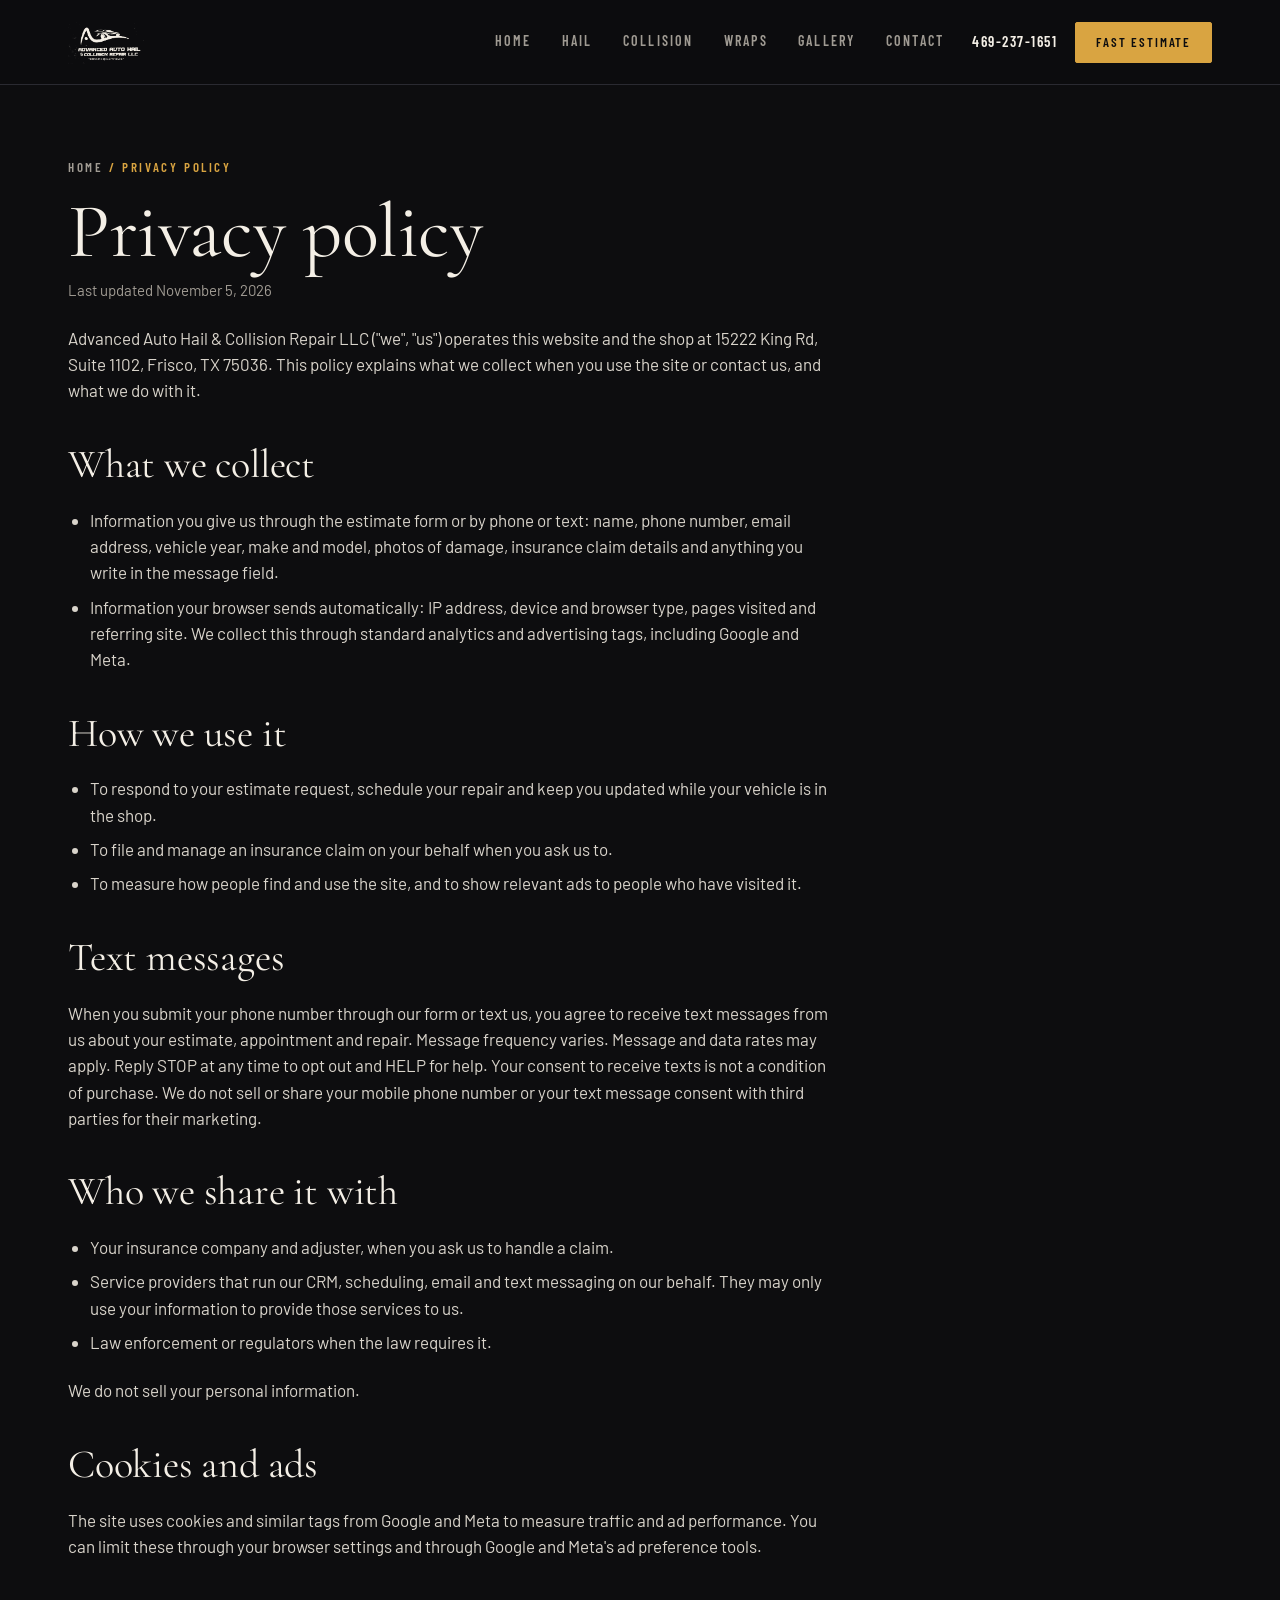
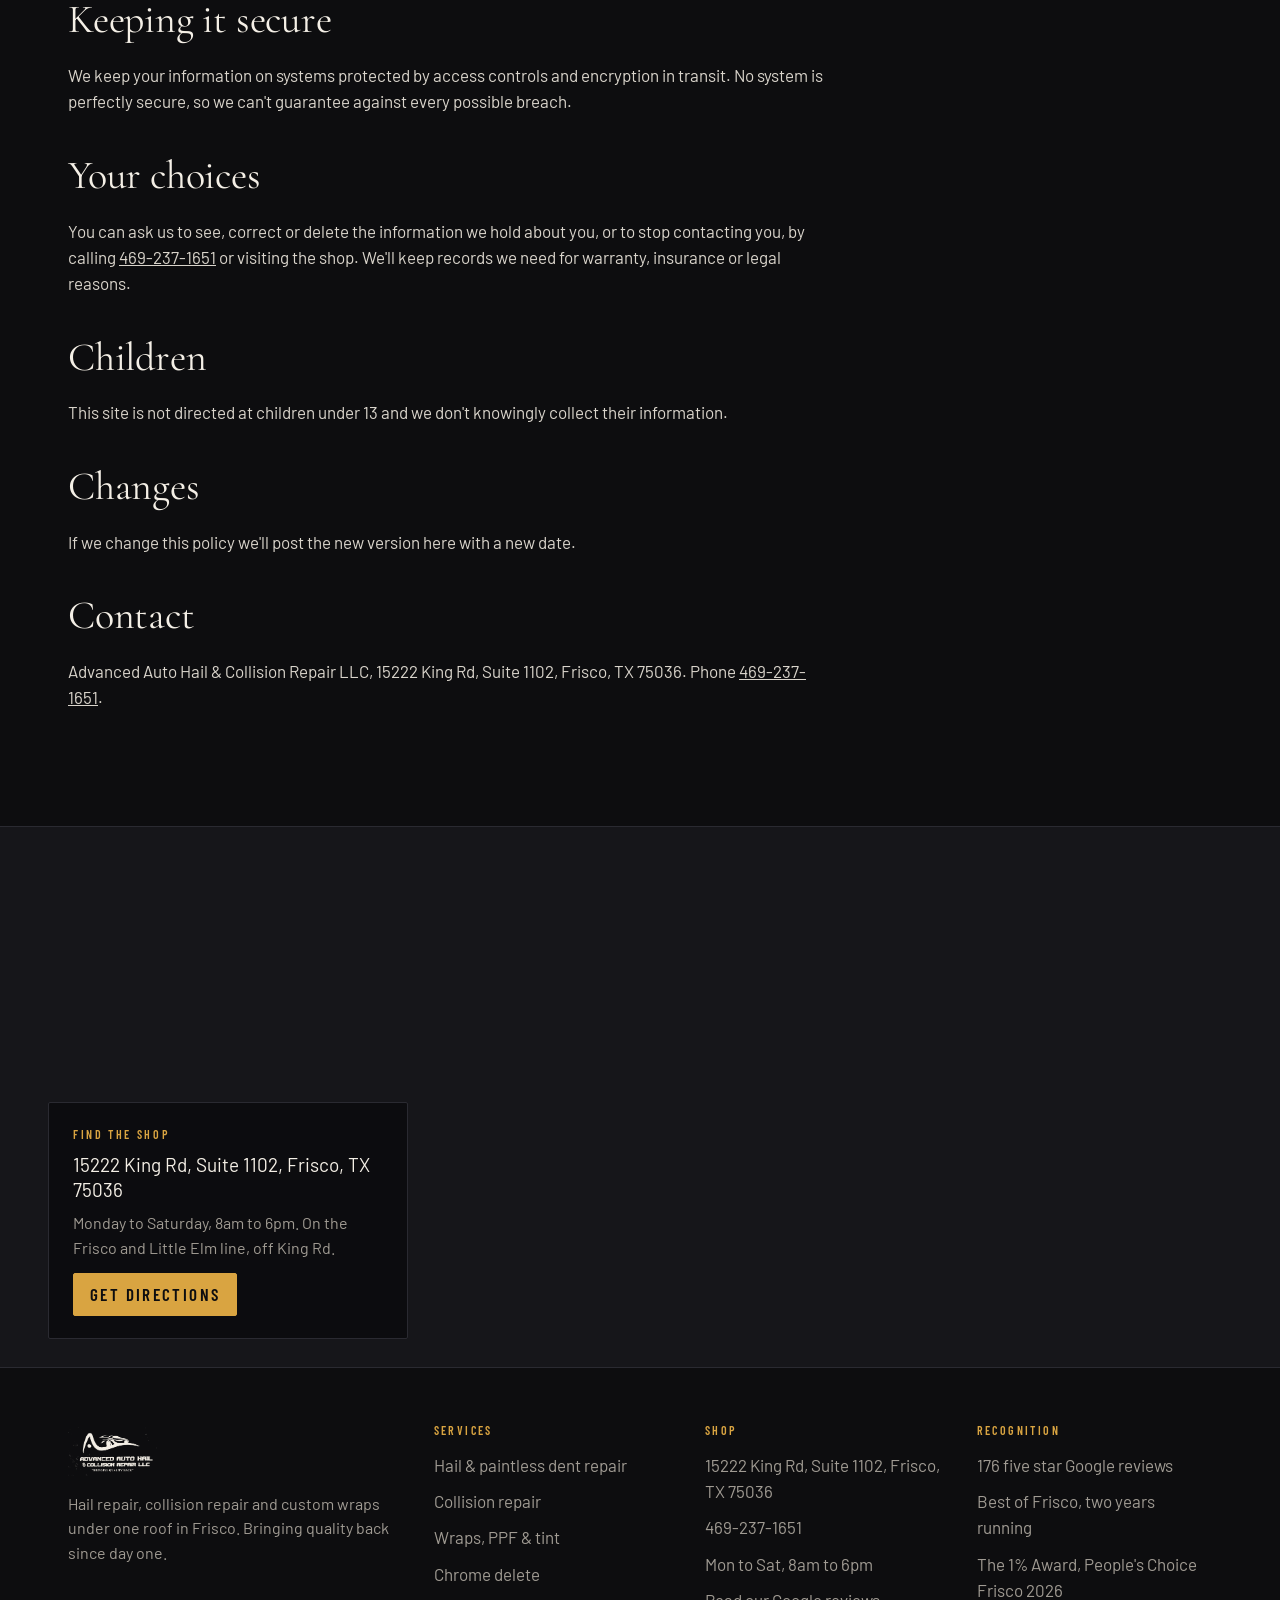
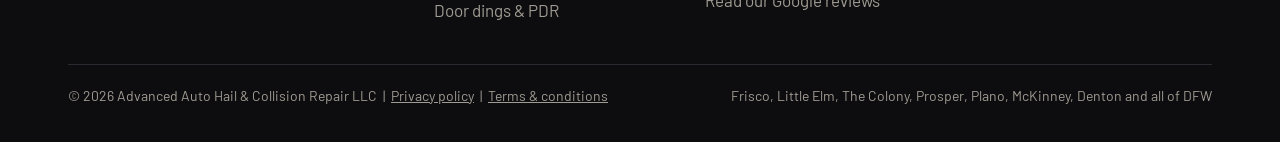
<file: privacy/index.html>
<!DOCTYPE html>
<html lang="en">
<head>
<meta charset="utf-8">
<meta name="viewport" content="width=device-width,initial-scale=1">
<title>Privacy Policy</title>
<meta name="description" content="Privacy Policy for Advanced Auto Hail & Collision Repair, Frisco TX.">
<link rel="canonical" href="https://aahailandcollisionrepair.com/privacy/">
<meta property="og:type" content="website">
<meta property="og:site_name" content="Advanced Auto Hail &amp; Collision Repair">
<meta property="og:title" content="Privacy Policy | Advanced Auto Hail & Collision Repair">
<meta property="og:description" content="Privacy Policy for Advanced Auto Hail & Collision Repair, Frisco TX.">
<meta property="og:url" content="https://aahailandcollisionrepair.com/privacy/">
<meta property="og:image" content="https://aahailandcollisionrepair.com/media/img/share.jpg">
<meta property="og:image:width" content="1200">
<meta property="og:image:height" content="630">
<meta property="og:image:alt" content="Your Car Should Make You Proud. Advanced Auto Hail &amp; Collision Repair, Frisco TX">
<meta property="og:locale" content="en_US">
<meta name="twitter:card" content="summary_large_image">
<meta name="twitter:title" content="Privacy Policy | Advanced Auto Hail & Collision Repair">
<meta name="twitter:description" content="Privacy Policy for Advanced Auto Hail & Collision Repair, Frisco TX.">
<meta name="twitter:image" content="https://aahailandcollisionrepair.com/media/img/share.jpg">
<meta name="theme-color" content="#0D0D0F">
<link rel="icon" href="/media/img/favicon.ico" sizes="any">
<link rel="icon" type="image/png" sizes="32x32" href="/media/img/favicon-32.png">
<link rel="apple-touch-icon" href="/media/img/apple-touch-icon.png">
<link rel="manifest" href="/site.webmanifest">
<link rel="stylesheet" href="/css/site.css">
<!-- Google tag (gtag.js) -->
<script async src="https://www.googletagmanager.com/gtag/js?id=AW-10810767452"></script>
<script>window.dataLayer=window.dataLayer||[];function gtag(){dataLayer.push(arguments);}gtag('js',new Date());gtag('config','AW-10810767452');</script>
<!-- Meta Pixel -->
<script>!function(f,b,e,v,n,t,s){if(f.fbq)return;n=f.fbq=function(){n.callMethod?n.callMethod.apply(n,arguments):n.queue.push(arguments)};if(!f._fbq)f._fbq=n;n.push=n;n.loaded=!0;n.version='2.0';n.queue=[];t=b.createElement(e);t.async=!0;t.src=v;s=b.getElementsByTagName(e)[0];s.parentNode.insertBefore(t,s)}(window,document,'script','https://connect.facebook.net/en_US/fbevents.js');fbq('init','863082436380141');fbq('track','PageView');</script>
<noscript><img height="1" width="1" style="display:none" src="https://www.facebook.com/tr?id=863082436380141&ev=PageView&noscript=1" alt=""></noscript>
</head>
<body>
<script>document.documentElement.classList.add("js")</script>
<header class="site-head">
  <div class="wrap">
    <a class="brand" href="/" aria-label="Advanced Auto Hail &amp; Collision Repair home"><img src="/media/img/logo-light.png" alt="Advanced Auto Hail &amp; Collision Repair"></a>
    <nav class="nav" aria-label="Main"><a href="/">Home</a><a href="/hail-repair/">Hail</a><a href="/collision-repair/">Collision</a><a href="/wraps/">Wraps</a><a href="/#gallery">Gallery</a><a href="/#estimate">Contact</a></nav>
    <button class="menu-btn" aria-expanded="false" aria-controls="nav">Menu</button>
    <div class="head-cta">
      <a class="head-phone" href="tel:4692371651">469-237-1651</a>
      <a class="btn btn-gold" href="#estimate">Fast estimate</a>
    </div>
  </div>
</header>

<section class="section" style="padding-top:clamp(40px,6vw,72px)">
  <div class="wrap">
    <p class="crumb"><a href="/">Home</a> / Privacy policy</p>
    <h1 style="font-size:clamp(44px,6vw,88px);margin:16px 0 8px">Privacy policy</h1>
    <div class="legal">
      <p class="updated">Last updated November 5, 2026</p>
      
<p>Advanced Auto Hail &amp; Collision Repair LLC ("we", "us") operates this website and the shop at 15222 King Rd, Suite 1102, Frisco, TX 75036. This policy explains what we collect when you use the site or contact us, and what we do with it.</p>
<h2>What we collect</h2>
<ul><li>Information you give us through the estimate form or by phone or text: name, phone number, email address, vehicle year, make and model, photos of damage, insurance claim details and anything you write in the message field.</li><li>Information your browser sends automatically: IP address, device and browser type, pages visited and referring site. We collect this through standard analytics and advertising tags, including Google and Meta.</li></ul>
<h2>How we use it</h2>
<ul><li>To respond to your estimate request, schedule your repair and keep you updated while your vehicle is in the shop.</li><li>To file and manage an insurance claim on your behalf when you ask us to.</li><li>To measure how people find and use the site, and to show relevant ads to people who have visited it.</li></ul>
<h2>Text messages</h2>
<p>When you submit your phone number through our form or text us, you agree to receive text messages from us about your estimate, appointment and repair. Message frequency varies. Message and data rates may apply. Reply STOP at any time to opt out and HELP for help. Your consent to receive texts is not a condition of purchase. We do not sell or share your mobile phone number or your text message consent with third parties for their marketing.</p>
<h2>Who we share it with</h2>
<ul><li>Your insurance company and adjuster, when you ask us to handle a claim.</li><li>Service providers that run our CRM, scheduling, email and text messaging on our behalf. They may only use your information to provide those services to us.</li><li>Law enforcement or regulators when the law requires it.</li></ul>
<p>We do not sell your personal information.</p>
<h2>Cookies and ads</h2>
<p>The site uses cookies and similar tags from Google and Meta to measure traffic and ad performance. You can limit these through your browser settings and through Google and Meta's ad preference tools.</p>
<h2>Keeping it secure</h2>
<p>We keep your information on systems protected by access controls and encryption in transit. No system is perfectly secure, so we can't guarantee against every possible breach.</p>
<h2>Your choices</h2>
<p>You can ask us to see, correct or delete the information we hold about you, or to stop contacting you, by calling <a href="tel:4692371651">469-237-1651</a> or visiting the shop. We'll keep records we need for warranty, insurance or legal reasons.</p>
<h2>Children</h2>
<p>This site is not directed at children under 13 and we don't knowingly collect their information.</p>
<h2>Changes</h2>
<p>If we change this policy we'll post the new version here with a new date.</p>
<h2>Contact</h2>
<p>Advanced Auto Hail &amp; Collision Repair LLC, 15222 King Rd, Suite 1102, Frisco, TX 75036. Phone <a href="tel:4692371651">469-237-1651</a>.</p>

    </div>
  </div>
</section>
<section class="section map-section" id="map" aria-label="Shop location">
  <div class="map-wrap">
    <div id="gmap" hidden></div><iframe src="https://www.google.com/maps?q=Advanced+Auto+Hail+%26+Collision+Repair,+15222+King+Rd+Suite+1102,+Frisco,+TX+75036&z=16&output=embed" loading="lazy" referrerpolicy="no-referrer-when-downgrade" title="Map to Advanced Auto Hail &amp; Collision Repair"></iframe>
    <div class="map-card">
      <span class="k">Find the shop</span>
      <span class="addr">15222 King Rd, Suite 1102, Frisco, TX 75036</span>
      <span class="hrs">Monday to Saturday, 8am to 6pm. On the Frisco and Little Elm line, off King Rd.</span>
      <a class="btn btn-gold" href="https://www.google.com/maps/search/?api=1&query=Advanced+Auto+Hail+%26+Collision+Repair+15222+King+Rd+Frisco+TX" target="_blank" rel="noopener">Get directions</a>
    </div>
  </div>
</section>
<footer class="site-foot">
  <div class="wrap">
    <div class="foot-grid">
      <div class="foot-brand"><img src="/media/img/logo-light.png" alt=""><p>Hail repair, collision repair and custom wraps under one roof in Frisco. Bringing quality back since day one.</p></div>
      <div><h4>Services</h4><ul><li><a href="/hail-repair/">Hail &amp; paintless dent repair</a></li><li><a href="/collision-repair/">Collision repair</a></li><li><a href="/wraps/">Wraps, PPF &amp; tint</a></li><li><a href="/wraps/#chrome">Chrome delete</a></li><li><a href="/hail-repair/">Door dings &amp; PDR</a></li></ul></div>
      <div><h4>Shop</h4><ul><li><a href="https://www.google.com/maps/search/?api=1&query=Advanced+Auto+Hail+%26+Collision+Repair+15222+King+Rd+Frisco+TX" target="_blank" rel="noopener">15222 King Rd, Suite 1102, Frisco, TX 75036</a></li><li><a href="tel:4692371651">469-237-1651</a></li><li>Mon to Sat, 8am to 6pm</li><li><a href="https://www.google.com/maps/search/?api=1&query=Advanced+Auto+Hail+%26+Collision+Repair+Frisco+TX" target="_blank" rel="noopener">Read our Google reviews</a></li></ul></div>
      <div><h4>Recognition</h4><ul><li>176 five star Google reviews</li><li>Best of Frisco, two years running</li><li>The 1% Award, People's Choice Frisco 2026</li></ul></div>
    </div>
    <div class="foot-bottom"><span>&copy; 2026 Advanced Auto Hail &amp; Collision Repair LLC &nbsp;|&nbsp; <a href="/privacy/">Privacy policy</a> &nbsp;|&nbsp; <a href="/terms/">Terms &amp; conditions</a></span><span>Frisco, Little Elm, The Colony, Prosper, Plano, McKinney, Denton and all of DFW</span></div>
  </div>
</footer>
<div class="callbar"><a href="tel:4692371651">Call the shop</a><a href="#estimate">Get an estimate</a></div>
<div class="lightbox" aria-modal="true" role="dialog"><button type="button">Close</button><img alt=""></div>
<script src="/js/site.js"></script>
</body>
</html>
</file>
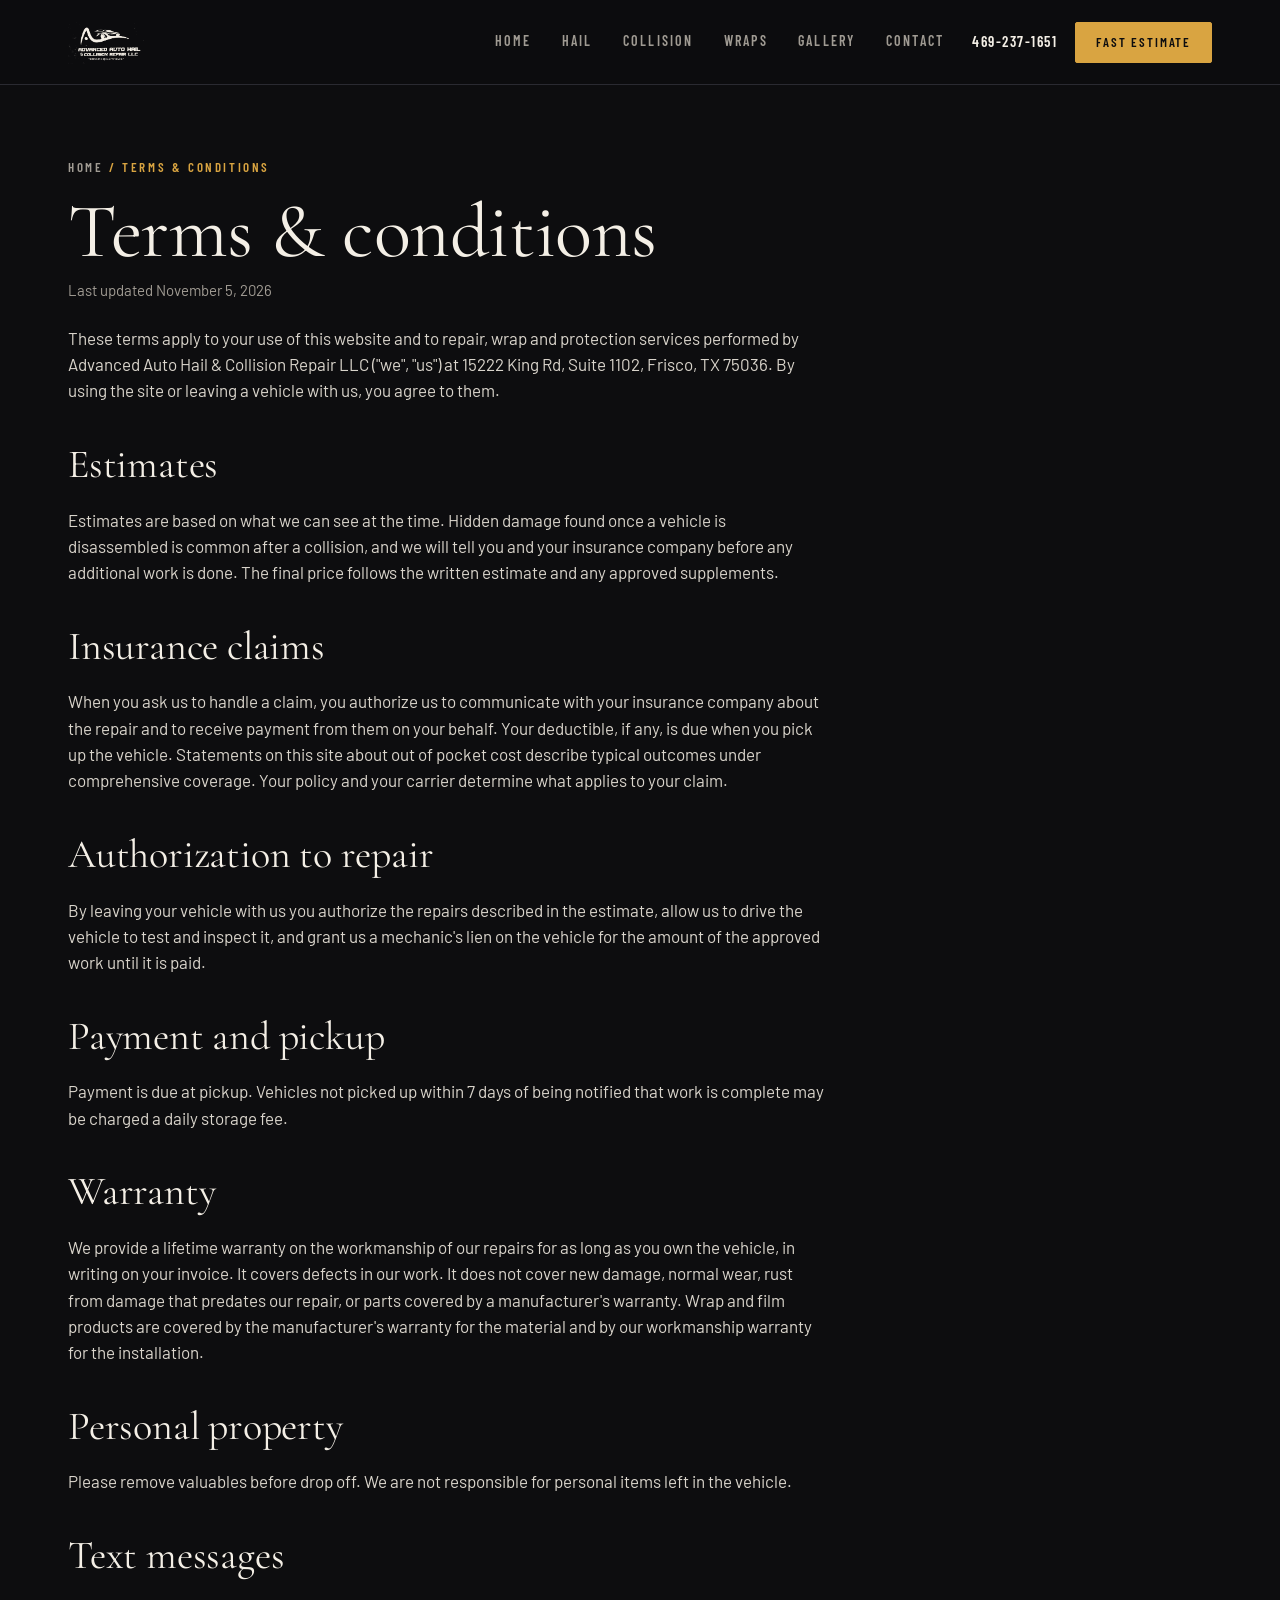
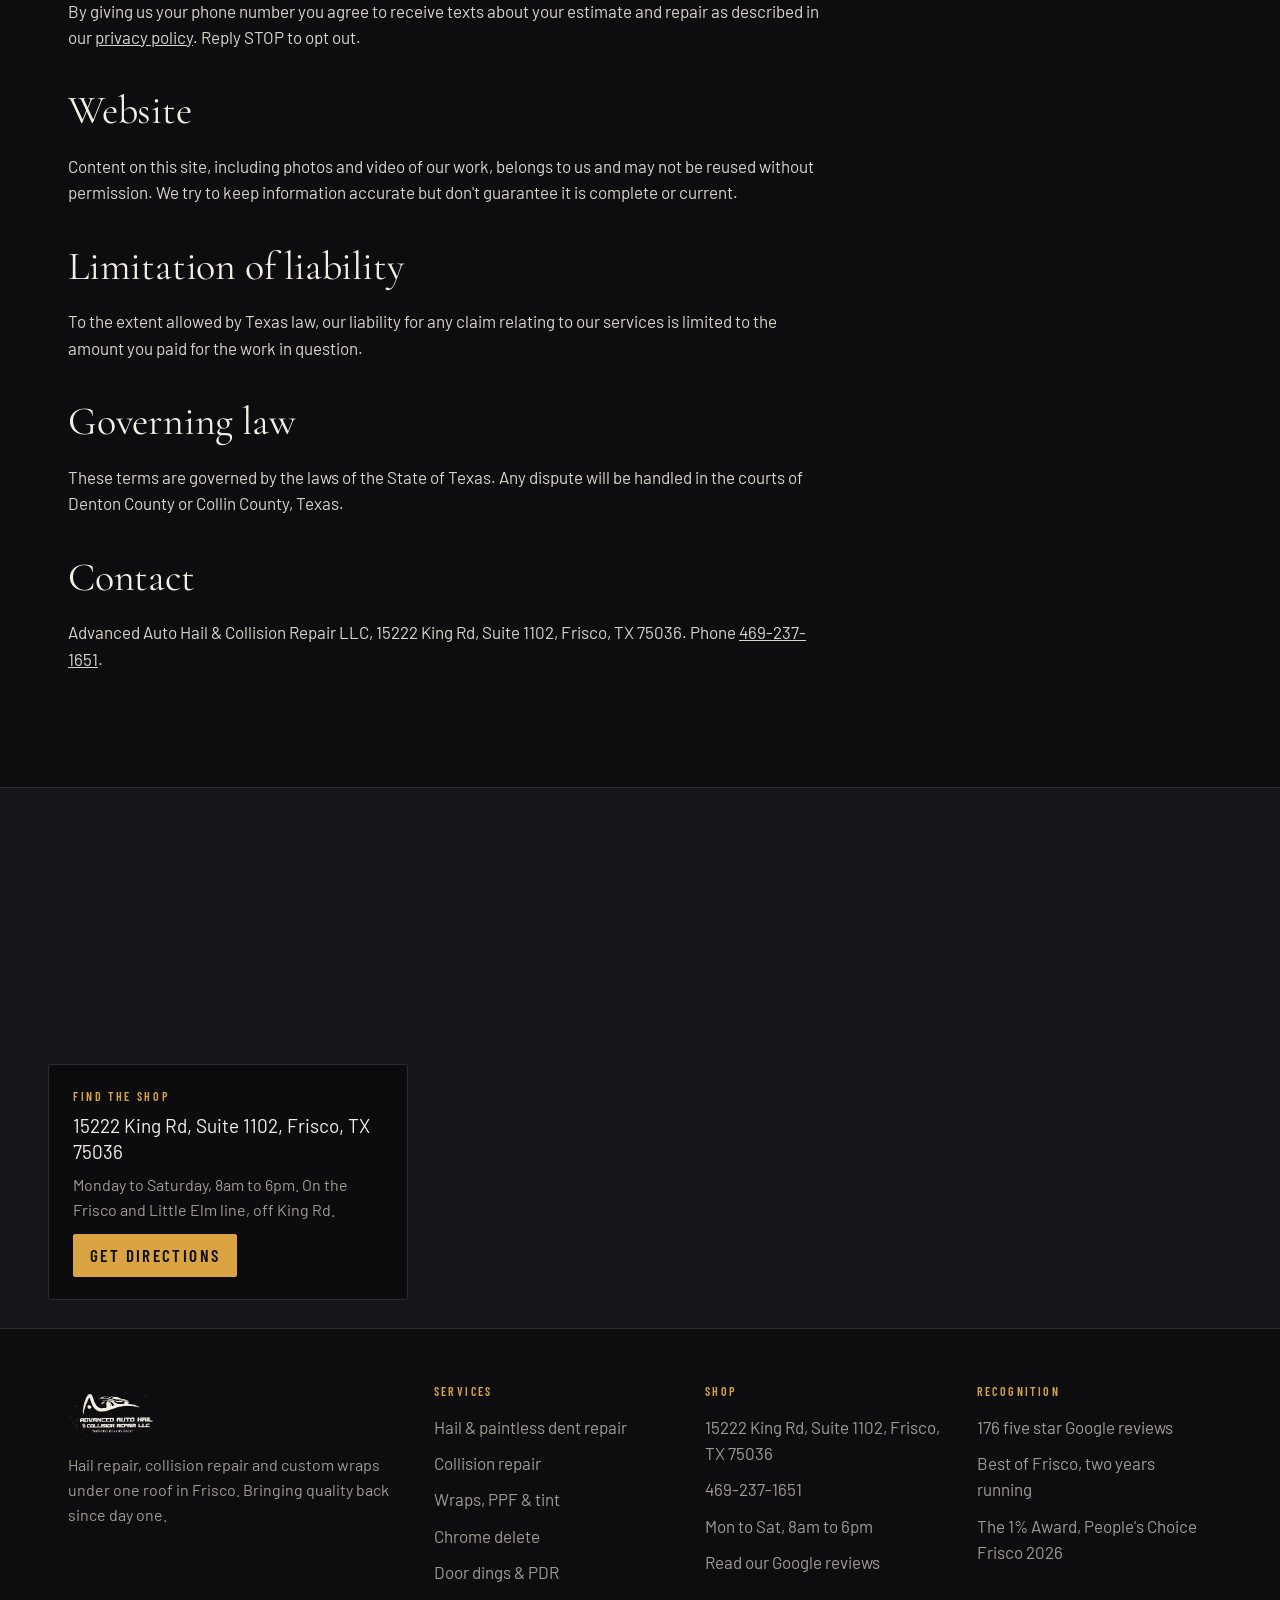
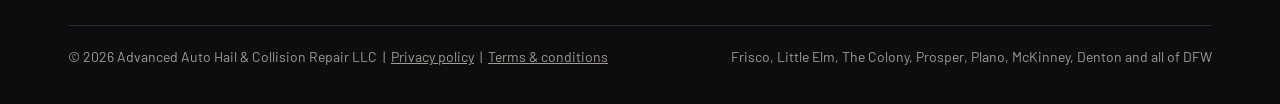
<file: terms/index.html>
<!DOCTYPE html>
<html lang="en">
<head>
<meta charset="utf-8">
<meta name="viewport" content="width=device-width,initial-scale=1">
<title>Terms & Conditions</title>
<meta name="description" content="Terms & Conditions for Advanced Auto Hail & Collision Repair, Frisco TX.">
<link rel="canonical" href="https://aahailandcollisionrepair.com/terms/">
<meta property="og:type" content="website">
<meta property="og:site_name" content="Advanced Auto Hail &amp; Collision Repair">
<meta property="og:title" content="Terms & Conditions | Advanced Auto Hail & Collision Repair">
<meta property="og:description" content="Terms & Conditions for Advanced Auto Hail & Collision Repair, Frisco TX.">
<meta property="og:url" content="https://aahailandcollisionrepair.com/terms/">
<meta property="og:image" content="https://aahailandcollisionrepair.com/media/img/share.jpg">
<meta property="og:image:width" content="1200">
<meta property="og:image:height" content="630">
<meta property="og:image:alt" content="Your Car Should Make You Proud. Advanced Auto Hail &amp; Collision Repair, Frisco TX">
<meta property="og:locale" content="en_US">
<meta name="twitter:card" content="summary_large_image">
<meta name="twitter:title" content="Terms & Conditions | Advanced Auto Hail & Collision Repair">
<meta name="twitter:description" content="Terms & Conditions for Advanced Auto Hail & Collision Repair, Frisco TX.">
<meta name="twitter:image" content="https://aahailandcollisionrepair.com/media/img/share.jpg">
<meta name="theme-color" content="#0D0D0F">
<link rel="icon" href="/media/img/favicon.ico" sizes="any">
<link rel="icon" type="image/png" sizes="32x32" href="/media/img/favicon-32.png">
<link rel="apple-touch-icon" href="/media/img/apple-touch-icon.png">
<link rel="manifest" href="/site.webmanifest">
<link rel="stylesheet" href="/css/site.css">
<!-- Google tag (gtag.js) -->
<script async src="https://www.googletagmanager.com/gtag/js?id=AW-10810767452"></script>
<script>window.dataLayer=window.dataLayer||[];function gtag(){dataLayer.push(arguments);}gtag('js',new Date());gtag('config','AW-10810767452');</script>
<!-- Meta Pixel -->
<script>!function(f,b,e,v,n,t,s){if(f.fbq)return;n=f.fbq=function(){n.callMethod?n.callMethod.apply(n,arguments):n.queue.push(arguments)};if(!f._fbq)f._fbq=n;n.push=n;n.loaded=!0;n.version='2.0';n.queue=[];t=b.createElement(e);t.async=!0;t.src=v;s=b.getElementsByTagName(e)[0];s.parentNode.insertBefore(t,s)}(window,document,'script','https://connect.facebook.net/en_US/fbevents.js');fbq('init','863082436380141');fbq('track','PageView');</script>
<noscript><img height="1" width="1" style="display:none" src="https://www.facebook.com/tr?id=863082436380141&ev=PageView&noscript=1" alt=""></noscript>
</head>
<body>
<script>document.documentElement.classList.add("js")</script>
<header class="site-head">
  <div class="wrap">
    <a class="brand" href="/" aria-label="Advanced Auto Hail &amp; Collision Repair home"><img src="/media/img/logo-light.png" alt="Advanced Auto Hail &amp; Collision Repair"></a>
    <nav class="nav" aria-label="Main"><a href="/">Home</a><a href="/hail-repair/">Hail</a><a href="/collision-repair/">Collision</a><a href="/wraps/">Wraps</a><a href="/#gallery">Gallery</a><a href="/#estimate">Contact</a></nav>
    <button class="menu-btn" aria-expanded="false" aria-controls="nav">Menu</button>
    <div class="head-cta">
      <a class="head-phone" href="tel:4692371651">469-237-1651</a>
      <a class="btn btn-gold" href="#estimate">Fast estimate</a>
    </div>
  </div>
</header>

<section class="section" style="padding-top:clamp(40px,6vw,72px)">
  <div class="wrap">
    <p class="crumb"><a href="/">Home</a> / Terms &amp; conditions</p>
    <h1 style="font-size:clamp(44px,6vw,88px);margin:16px 0 8px">Terms &amp; conditions</h1>
    <div class="legal">
      <p class="updated">Last updated November 5, 2026</p>
      
<p>These terms apply to your use of this website and to repair, wrap and protection services performed by Advanced Auto Hail &amp; Collision Repair LLC ("we", "us") at 15222 King Rd, Suite 1102, Frisco, TX 75036. By using the site or leaving a vehicle with us, you agree to them.</p>
<h2>Estimates</h2>
<p>Estimates are based on what we can see at the time. Hidden damage found once a vehicle is disassembled is common after a collision, and we will tell you and your insurance company before any additional work is done. The final price follows the written estimate and any approved supplements.</p>
<h2>Insurance claims</h2>
<p>When you ask us to handle a claim, you authorize us to communicate with your insurance company about the repair and to receive payment from them on your behalf. Your deductible, if any, is due when you pick up the vehicle. Statements on this site about out of pocket cost describe typical outcomes under comprehensive coverage. Your policy and your carrier determine what applies to your claim.</p>
<h2>Authorization to repair</h2>
<p>By leaving your vehicle with us you authorize the repairs described in the estimate, allow us to drive the vehicle to test and inspect it, and grant us a mechanic's lien on the vehicle for the amount of the approved work until it is paid.</p>
<h2>Payment and pickup</h2>
<p>Payment is due at pickup. Vehicles not picked up within 7 days of being notified that work is complete may be charged a daily storage fee.</p>
<h2>Warranty</h2>
<p>We provide a lifetime warranty on the workmanship of our repairs for as long as you own the vehicle, in writing on your invoice. It covers defects in our work. It does not cover new damage, normal wear, rust from damage that predates our repair, or parts covered by a manufacturer's warranty. Wrap and film products are covered by the manufacturer's warranty for the material and by our workmanship warranty for the installation.</p>
<h2>Personal property</h2>
<p>Please remove valuables before drop off. We are not responsible for personal items left in the vehicle.</p>
<h2>Text messages</h2>
<p>By giving us your phone number you agree to receive texts about your estimate and repair as described in our <a href="/privacy/">privacy policy</a>. Reply STOP to opt out.</p>
<h2>Website</h2>
<p>Content on this site, including photos and video of our work, belongs to us and may not be reused without permission. We try to keep information accurate but don't guarantee it is complete or current.</p>
<h2>Limitation of liability</h2>
<p>To the extent allowed by Texas law, our liability for any claim relating to our services is limited to the amount you paid for the work in question.</p>
<h2>Governing law</h2>
<p>These terms are governed by the laws of the State of Texas. Any dispute will be handled in the courts of Denton County or Collin County, Texas.</p>
<h2>Contact</h2>
<p>Advanced Auto Hail &amp; Collision Repair LLC, 15222 King Rd, Suite 1102, Frisco, TX 75036. Phone <a href="tel:4692371651">469-237-1651</a>.</p>

    </div>
  </div>
</section>
<section class="section map-section" id="map" aria-label="Shop location">
  <div class="map-wrap">
    <div id="gmap" hidden></div><iframe src="https://www.google.com/maps?q=Advanced+Auto+Hail+%26+Collision+Repair,+15222+King+Rd+Suite+1102,+Frisco,+TX+75036&z=16&output=embed" loading="lazy" referrerpolicy="no-referrer-when-downgrade" title="Map to Advanced Auto Hail &amp; Collision Repair"></iframe>
    <div class="map-card">
      <span class="k">Find the shop</span>
      <span class="addr">15222 King Rd, Suite 1102, Frisco, TX 75036</span>
      <span class="hrs">Monday to Saturday, 8am to 6pm. On the Frisco and Little Elm line, off King Rd.</span>
      <a class="btn btn-gold" href="https://www.google.com/maps/search/?api=1&query=Advanced+Auto+Hail+%26+Collision+Repair+15222+King+Rd+Frisco+TX" target="_blank" rel="noopener">Get directions</a>
    </div>
  </div>
</section>
<footer class="site-foot">
  <div class="wrap">
    <div class="foot-grid">
      <div class="foot-brand"><img src="/media/img/logo-light.png" alt=""><p>Hail repair, collision repair and custom wraps under one roof in Frisco. Bringing quality back since day one.</p></div>
      <div><h4>Services</h4><ul><li><a href="/hail-repair/">Hail &amp; paintless dent repair</a></li><li><a href="/collision-repair/">Collision repair</a></li><li><a href="/wraps/">Wraps, PPF &amp; tint</a></li><li><a href="/wraps/#chrome">Chrome delete</a></li><li><a href="/hail-repair/">Door dings &amp; PDR</a></li></ul></div>
      <div><h4>Shop</h4><ul><li><a href="https://www.google.com/maps/search/?api=1&query=Advanced+Auto+Hail+%26+Collision+Repair+15222+King+Rd+Frisco+TX" target="_blank" rel="noopener">15222 King Rd, Suite 1102, Frisco, TX 75036</a></li><li><a href="tel:4692371651">469-237-1651</a></li><li>Mon to Sat, 8am to 6pm</li><li><a href="https://www.google.com/maps/search/?api=1&query=Advanced+Auto+Hail+%26+Collision+Repair+Frisco+TX" target="_blank" rel="noopener">Read our Google reviews</a></li></ul></div>
      <div><h4>Recognition</h4><ul><li>176 five star Google reviews</li><li>Best of Frisco, two years running</li><li>The 1% Award, People's Choice Frisco 2026</li></ul></div>
    </div>
    <div class="foot-bottom"><span>&copy; 2026 Advanced Auto Hail &amp; Collision Repair LLC &nbsp;|&nbsp; <a href="/privacy/">Privacy policy</a> &nbsp;|&nbsp; <a href="/terms/">Terms &amp; conditions</a></span><span>Frisco, Little Elm, The Colony, Prosper, Plano, McKinney, Denton and all of DFW</span></div>
  </div>
</footer>
<div class="callbar"><a href="tel:4692371651">Call the shop</a><a href="#estimate">Get an estimate</a></div>
<div class="lightbox" aria-modal="true" role="dialog"><button type="button">Close</button><img alt=""></div>
<script src="/js/site.js"></script>
</body>
</html>
</file>
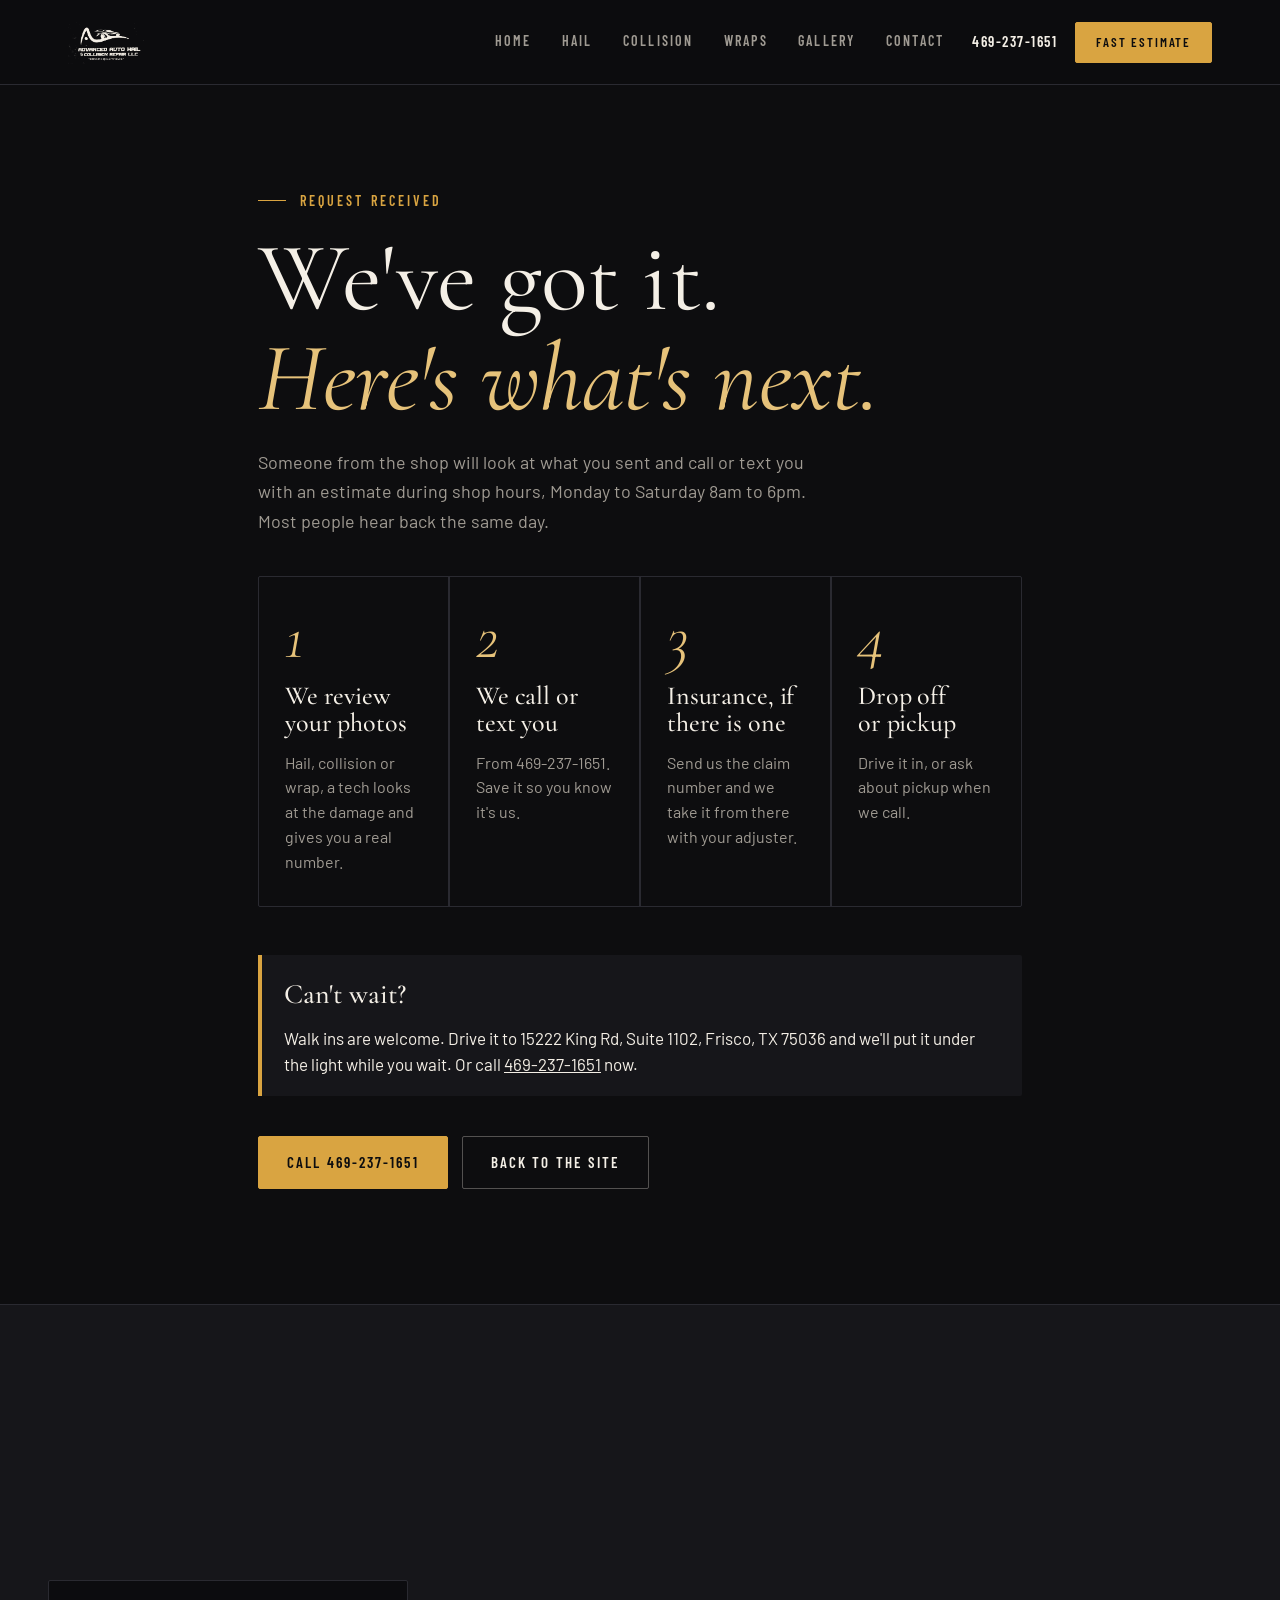
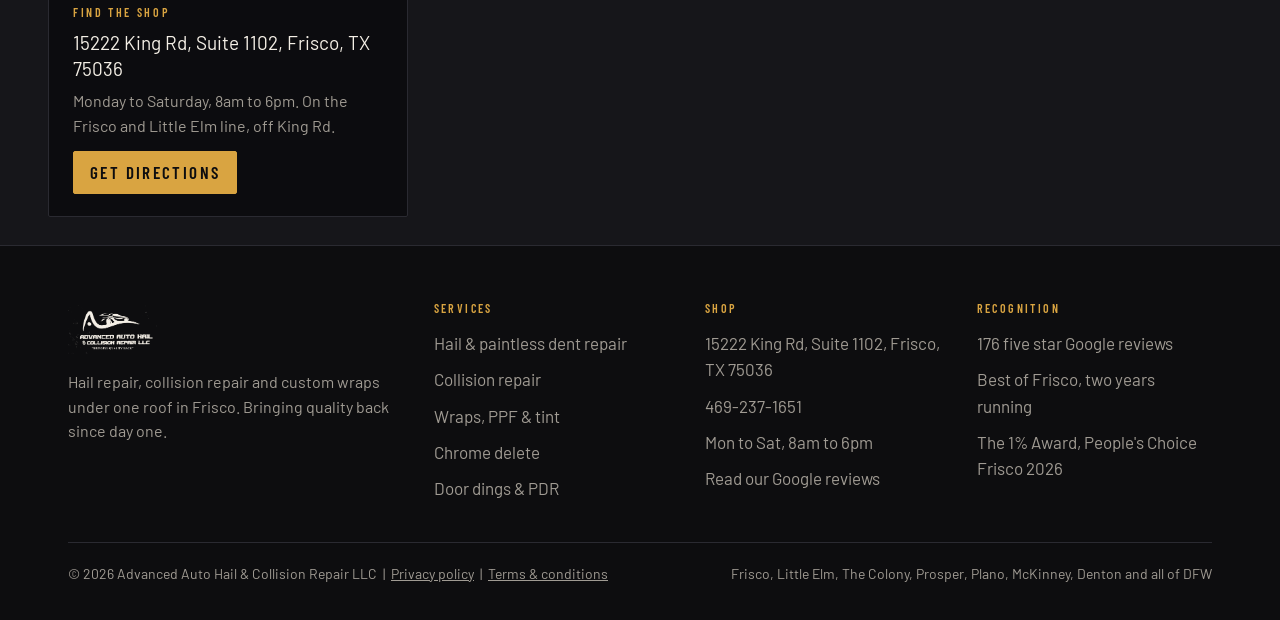
<file: thank-you/index.html>
<!DOCTYPE html>
<html lang="en">
<head>
<meta charset="utf-8">
<meta name="viewport" content="width=device-width,initial-scale=1">
<title>Thank You</title>
<meta name="description" content="We got your estimate request. Here is what happens next.">
<link rel="canonical" href="https://aahailandcollisionrepair.com/thank-you/">
<meta property="og:type" content="website">
<meta property="og:site_name" content="Advanced Auto Hail &amp; Collision Repair">
<meta property="og:title" content="Thank You | Advanced Auto Hail & Collision Repair">
<meta property="og:description" content="We got your estimate request. Here is what happens next.">
<meta property="og:url" content="https://aahailandcollisionrepair.com/thank-you/">
<meta property="og:image" content="https://aahailandcollisionrepair.com/media/img/share.jpg">
<meta property="og:image:width" content="1200">
<meta property="og:image:height" content="630">
<meta property="og:image:alt" content="Your Car Should Make You Proud. Advanced Auto Hail &amp; Collision Repair, Frisco TX">
<meta property="og:locale" content="en_US">
<meta name="twitter:card" content="summary_large_image">
<meta name="twitter:title" content="Thank You | Advanced Auto Hail & Collision Repair">
<meta name="twitter:description" content="We got your estimate request. Here is what happens next.">
<meta name="twitter:image" content="https://aahailandcollisionrepair.com/media/img/share.jpg">
<meta name="theme-color" content="#0D0D0F">
<link rel="icon" href="/media/img/favicon.ico" sizes="any">
<link rel="icon" type="image/png" sizes="32x32" href="/media/img/favicon-32.png">
<link rel="apple-touch-icon" href="/media/img/apple-touch-icon.png">
<link rel="manifest" href="/site.webmanifest">
<link rel="stylesheet" href="/css/site.css">
<!-- Google tag (gtag.js) -->
<script async src="https://www.googletagmanager.com/gtag/js?id=AW-10810767452"></script>
<script>window.dataLayer=window.dataLayer||[];function gtag(){dataLayer.push(arguments);}gtag('js',new Date());gtag('config','AW-10810767452');</script>
<!-- Meta Pixel -->
<script>!function(f,b,e,v,n,t,s){if(f.fbq)return;n=f.fbq=function(){n.callMethod?n.callMethod.apply(n,arguments):n.queue.push(arguments)};if(!f._fbq)f._fbq=n;n.push=n;n.loaded=!0;n.version='2.0';n.queue=[];t=b.createElement(e);t.async=!0;t.src=v;s=b.getElementsByTagName(e)[0];s.parentNode.insertBefore(t,s)}(window,document,'script','https://connect.facebook.net/en_US/fbevents.js');fbq('init','863082436380141');fbq('track','PageView');</script>
<noscript><img height="1" width="1" style="display:none" src="https://www.facebook.com/tr?id=863082436380141&ev=PageView&noscript=1" alt=""></noscript>
</head>
<body>
<script>document.documentElement.classList.add("js")</script>
<header class="site-head">
  <div class="wrap">
    <a class="brand" href="/" aria-label="Advanced Auto Hail &amp; Collision Repair home"><img src="/media/img/logo-light.png" alt="Advanced Auto Hail &amp; Collision Repair"></a>
    <nav class="nav" aria-label="Main"><a href="/">Home</a><a href="/hail-repair/">Hail</a><a href="/collision-repair/">Collision</a><a href="/wraps/">Wraps</a><a href="/#gallery">Gallery</a><a href="/#estimate">Contact</a></nav>
    <button class="menu-btn" aria-expanded="false" aria-controls="nav">Menu</button>
    <div class="head-cta">
      <a class="head-phone" href="tel:4692371651">469-237-1651</a>
      <a class="btn btn-gold" href="#estimate">Fast estimate</a>
    </div>
  </div>
</header>
<meta name="robots" content="noindex">
<script>if(window.fbq){fbq('track','Lead');}if(window.gtag){gtag('event','conversion',{'send_to':'AW-10810767452','value':50,'currency':'USD'});}</script>

<section class="section" style="padding-top:clamp(56px,8vw,96px)">
  <div class="wrap" style="max-width:860px">
    <span class="eyebrow">Request received</span>
    <h1 style="margin:18px 0 20px">We've got it. <em>Here's what's next.</em></h1>
    <p class="lede" style="margin-bottom:40px">Someone from the shop will look at what you sent and call or text you with an estimate during shop hours, Monday to Saturday 8am to 6pm. Most people hear back the same day.</p>
    <div class="steps" style="margin-bottom:48px">
      <div class="step"><span class="n">1</span><h3>We review your photos</h3><p>Hail, collision or wrap, a tech looks at the damage and gives you a real number.</p></div>
      <div class="step"><span class="n">2</span><h3>We call or text you</h3><p>From 469-237-1651. Save it so you know it's us.</p></div>
      <div class="step"><span class="n">3</span><h3>Insurance, if there is one</h3><p>Send us the claim number and we take it from there with your adjuster.</p></div>
      <div class="step"><span class="n">4</span><h3>Drop off or pickup</h3><p>Drive it in, or ask about pickup when we call.</p></div>
    </div>
    <div class="callout" style="margin-bottom:40px"><strong>Can't wait?</strong><p>Walk ins are welcome. Drive it to 15222 King Rd, Suite 1102, Frisco, TX 75036 and we'll put it under the light while you wait. Or call <a href="tel:4692371651">469-237-1651</a> now.</p></div>
    <div class="hero-actions"><a class="btn btn-gold" href="tel:4692371651">Call 469-237-1651</a><a class="btn btn-ghost" href="/">Back to the site</a></div>
  </div>
</section>
<section class="section map-section" id="map" aria-label="Shop location">
  <div class="map-wrap">
    <div id="gmap" hidden></div><iframe src="https://www.google.com/maps?q=Advanced+Auto+Hail+%26+Collision+Repair,+15222+King+Rd+Suite+1102,+Frisco,+TX+75036&z=16&output=embed" loading="lazy" referrerpolicy="no-referrer-when-downgrade" title="Map to Advanced Auto Hail &amp; Collision Repair"></iframe>
    <div class="map-card">
      <span class="k">Find the shop</span>
      <span class="addr">15222 King Rd, Suite 1102, Frisco, TX 75036</span>
      <span class="hrs">Monday to Saturday, 8am to 6pm. On the Frisco and Little Elm line, off King Rd.</span>
      <a class="btn btn-gold" href="https://www.google.com/maps/search/?api=1&query=Advanced+Auto+Hail+%26+Collision+Repair+15222+King+Rd+Frisco+TX" target="_blank" rel="noopener">Get directions</a>
    </div>
  </div>
</section>
<footer class="site-foot">
  <div class="wrap">
    <div class="foot-grid">
      <div class="foot-brand"><img src="/media/img/logo-light.png" alt=""><p>Hail repair, collision repair and custom wraps under one roof in Frisco. Bringing quality back since day one.</p></div>
      <div><h4>Services</h4><ul><li><a href="/hail-repair/">Hail &amp; paintless dent repair</a></li><li><a href="/collision-repair/">Collision repair</a></li><li><a href="/wraps/">Wraps, PPF &amp; tint</a></li><li><a href="/wraps/#chrome">Chrome delete</a></li><li><a href="/hail-repair/">Door dings &amp; PDR</a></li></ul></div>
      <div><h4>Shop</h4><ul><li><a href="https://www.google.com/maps/search/?api=1&query=Advanced+Auto+Hail+%26+Collision+Repair+15222+King+Rd+Frisco+TX" target="_blank" rel="noopener">15222 King Rd, Suite 1102, Frisco, TX 75036</a></li><li><a href="tel:4692371651">469-237-1651</a></li><li>Mon to Sat, 8am to 6pm</li><li><a href="https://www.google.com/maps/search/?api=1&query=Advanced+Auto+Hail+%26+Collision+Repair+Frisco+TX" target="_blank" rel="noopener">Read our Google reviews</a></li></ul></div>
      <div><h4>Recognition</h4><ul><li>176 five star Google reviews</li><li>Best of Frisco, two years running</li><li>The 1% Award, People's Choice Frisco 2026</li></ul></div>
    </div>
    <div class="foot-bottom"><span>&copy; 2026 Advanced Auto Hail &amp; Collision Repair LLC &nbsp;|&nbsp; <a href="/privacy/">Privacy policy</a> &nbsp;|&nbsp; <a href="/terms/">Terms &amp; conditions</a></span><span>Frisco, Little Elm, The Colony, Prosper, Plano, McKinney, Denton and all of DFW</span></div>
  </div>
</footer>
<div class="callbar"><a href="tel:4692371651">Call the shop</a><a href="#estimate">Get an estimate</a></div>
<div class="lightbox" aria-modal="true" role="dialog"><button type="button">Close</button><img alt=""></div>
<script src="/js/site.js"></script>
</body>
</html>
</file>
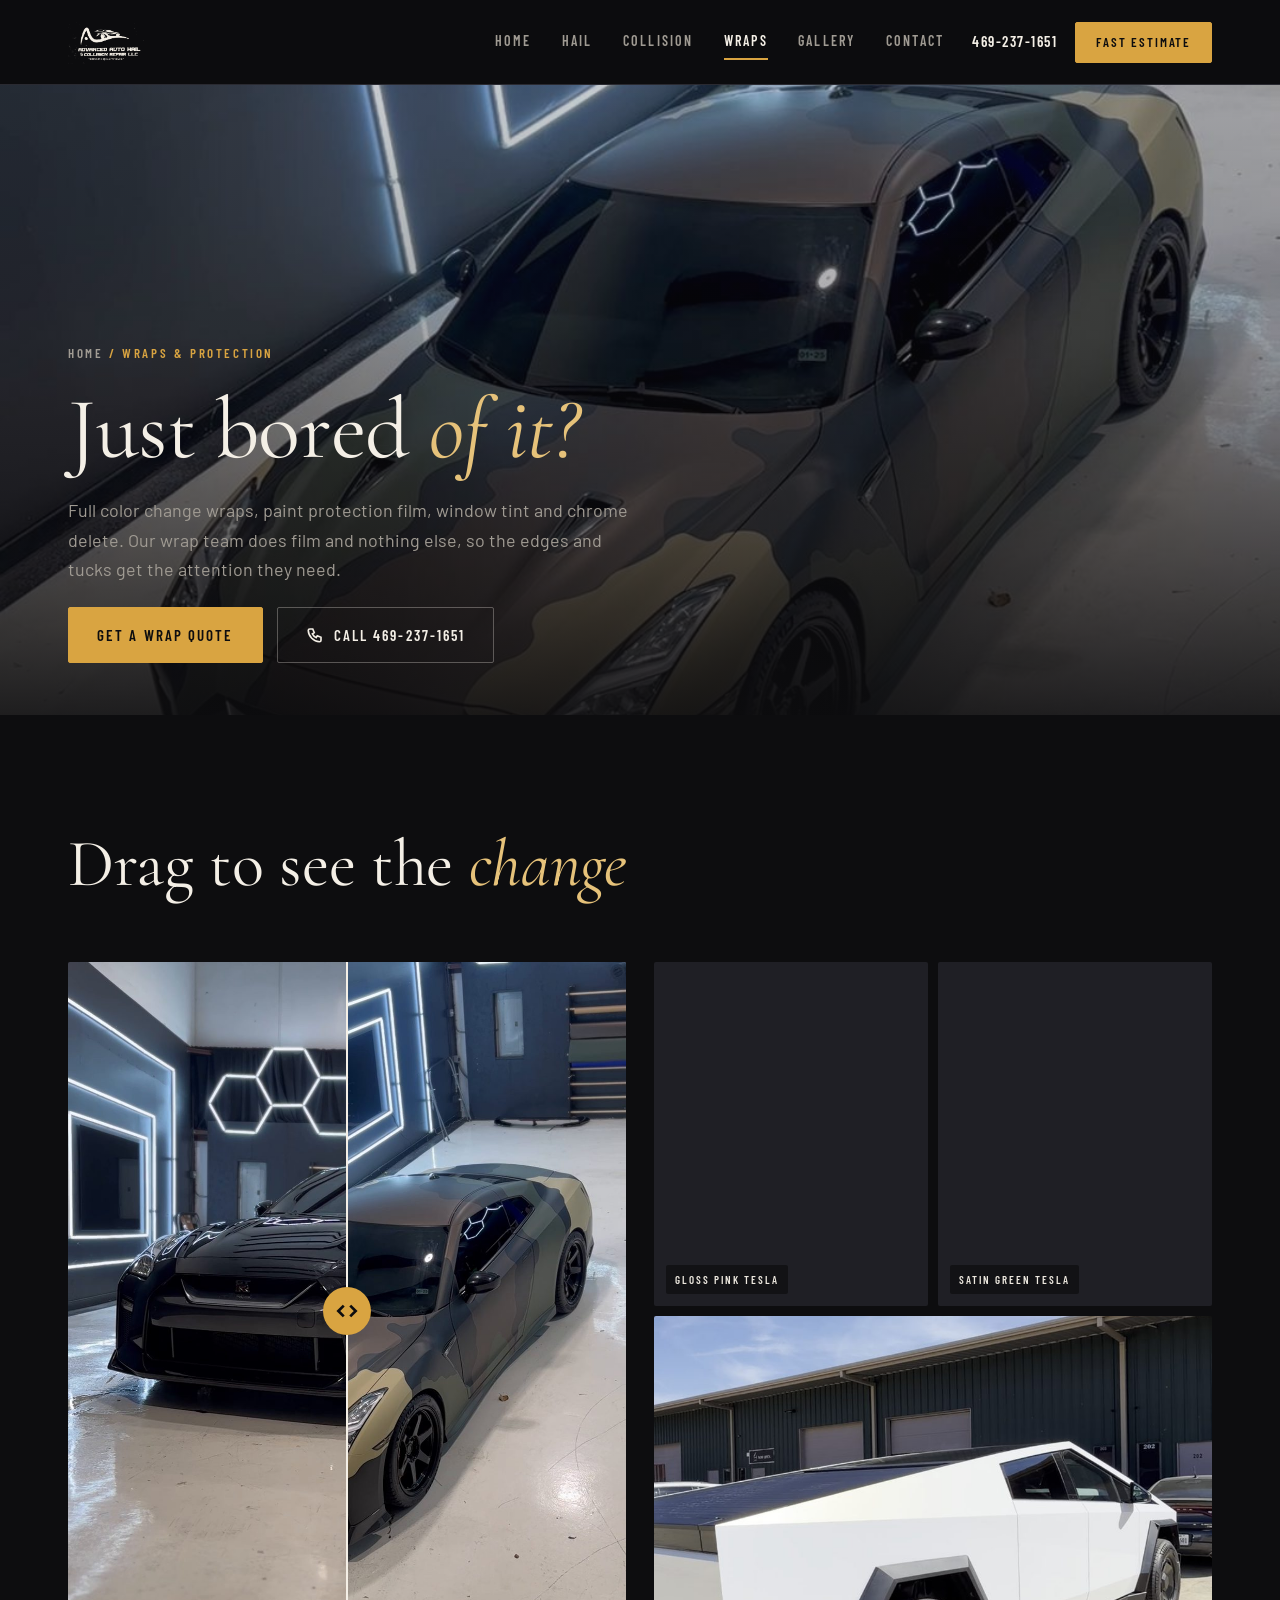
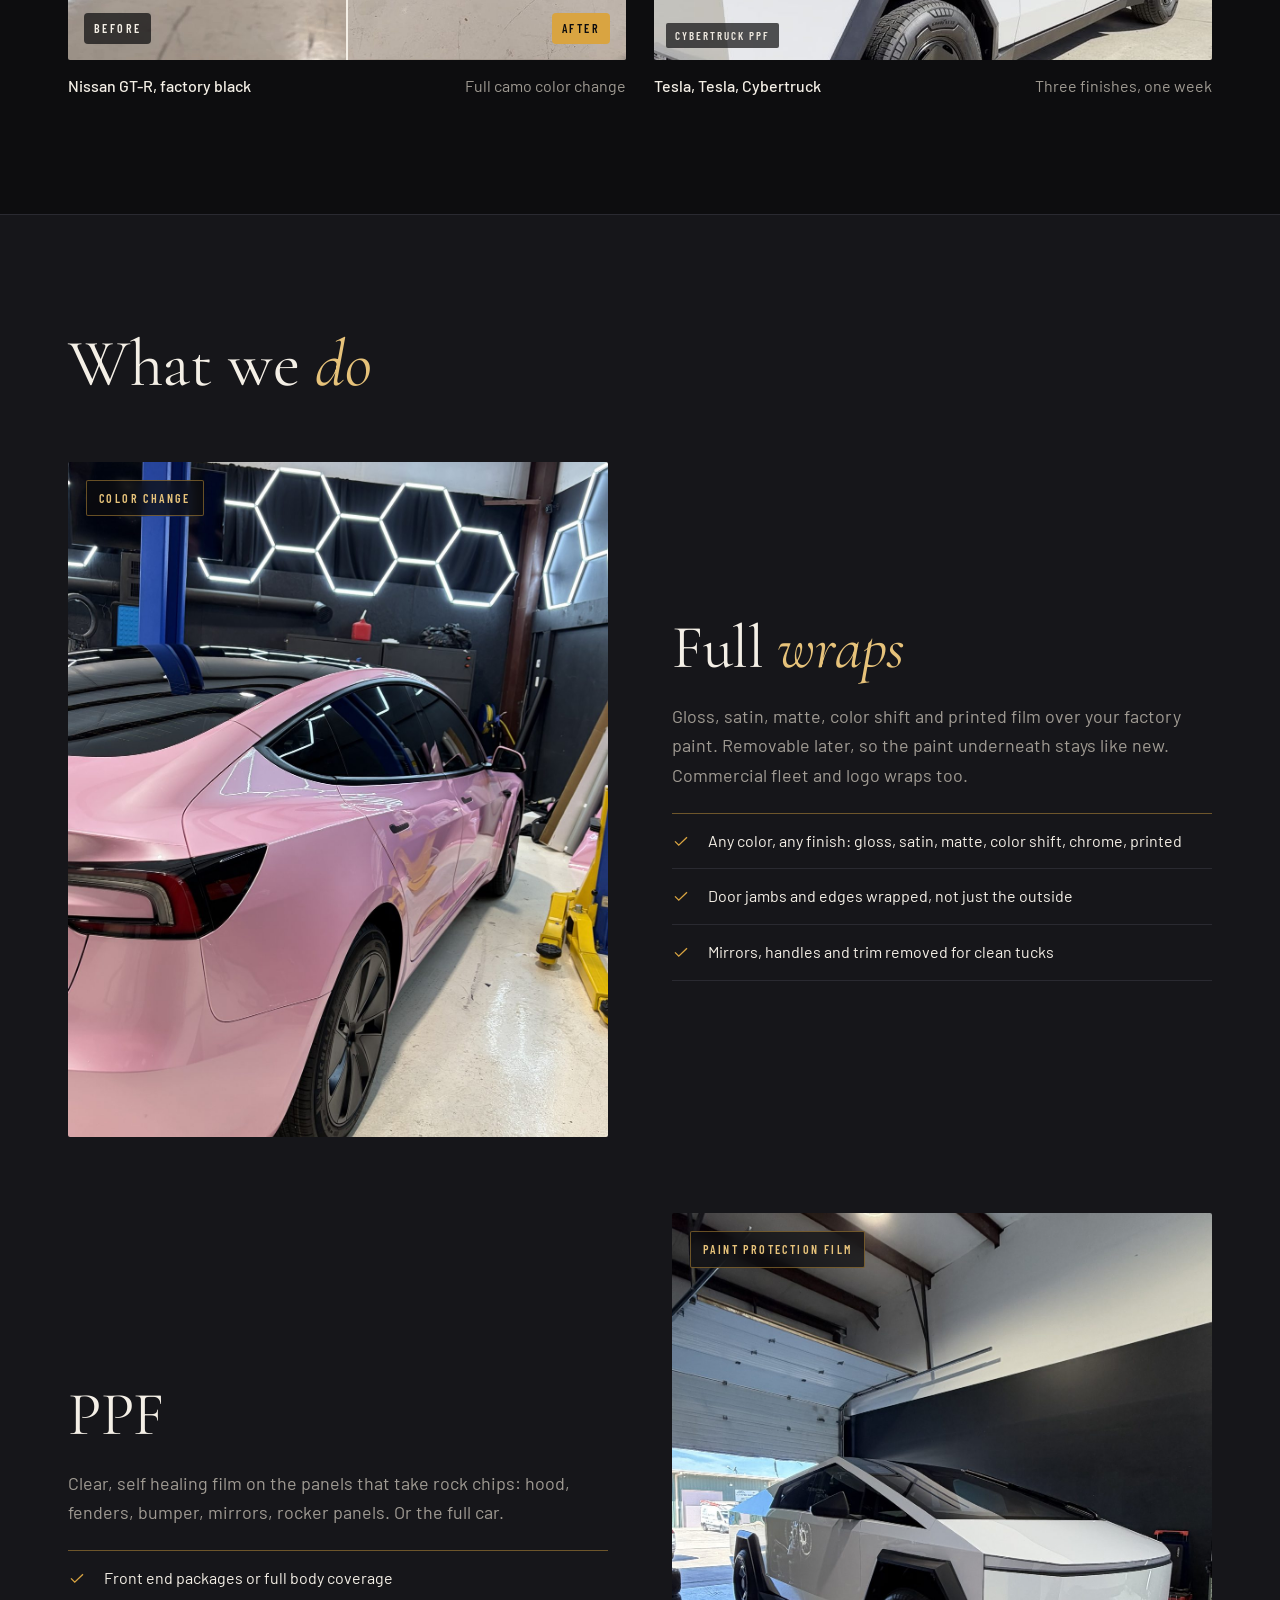
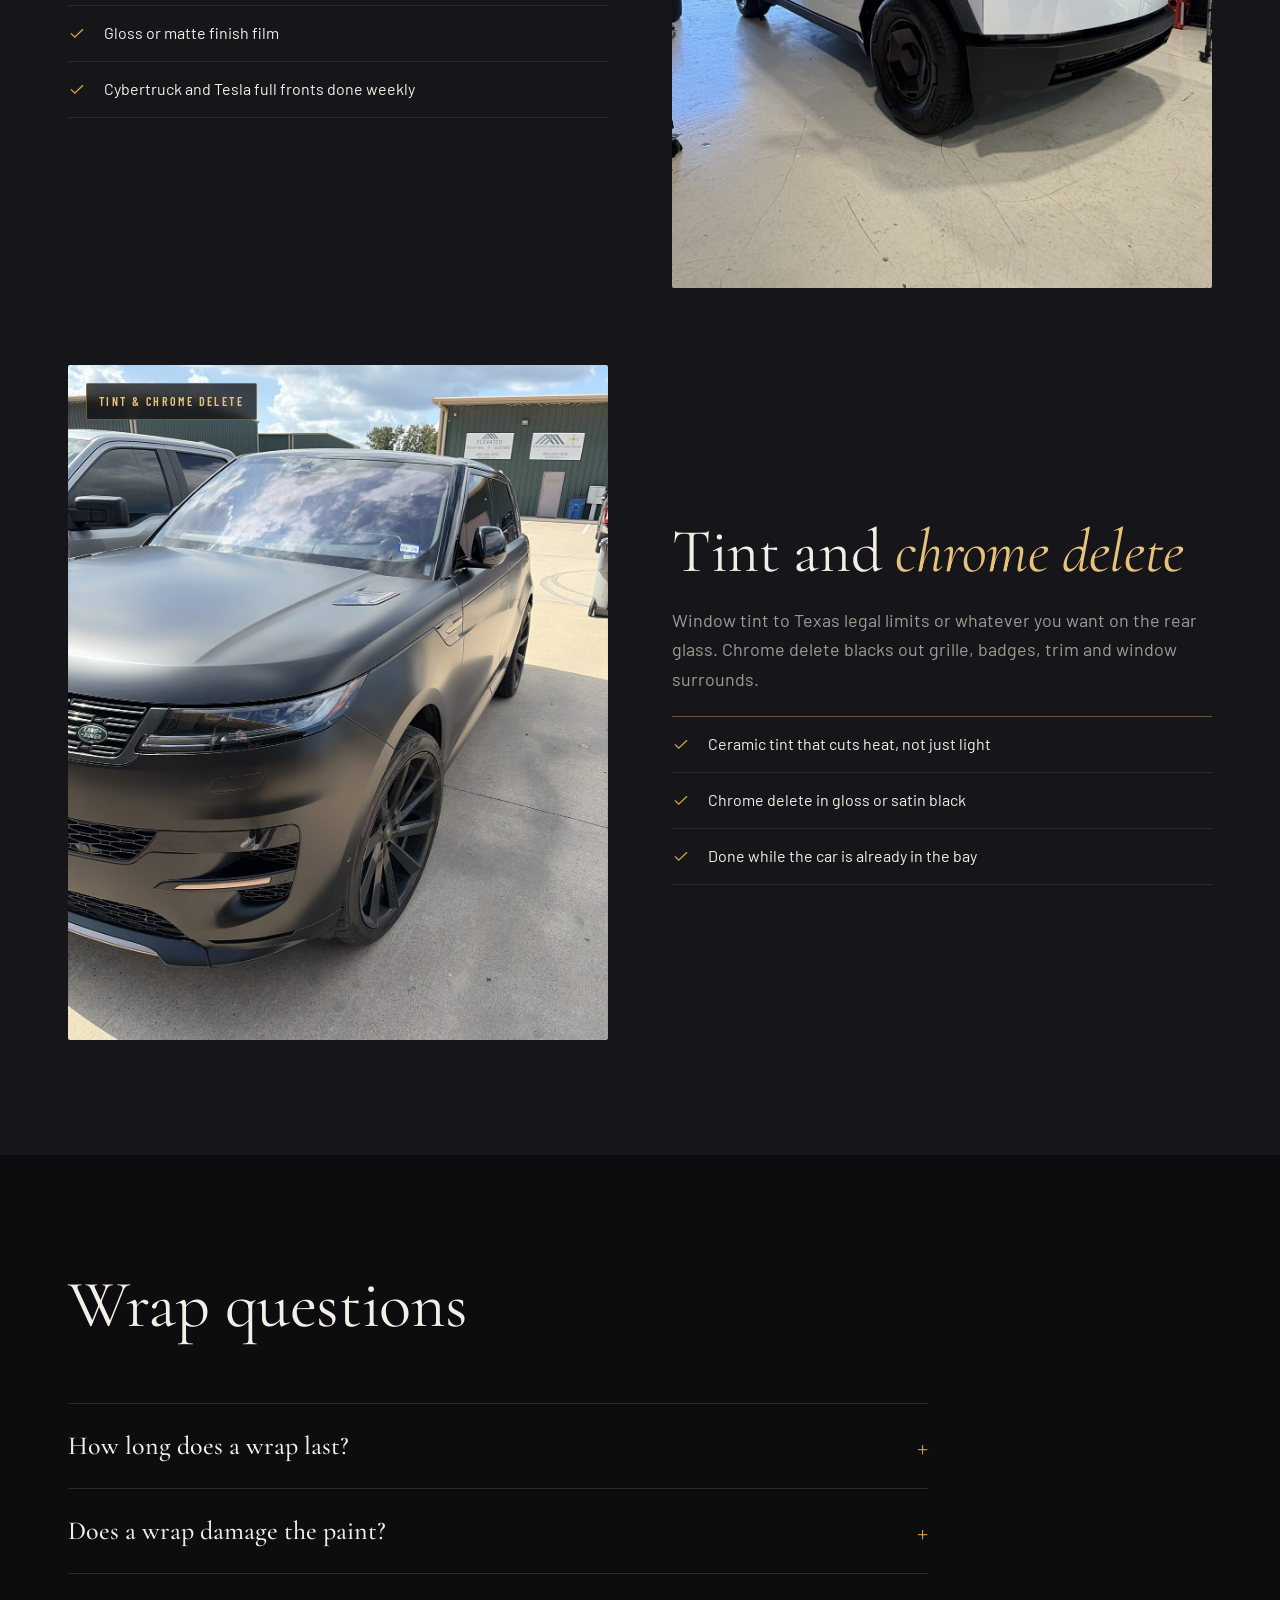
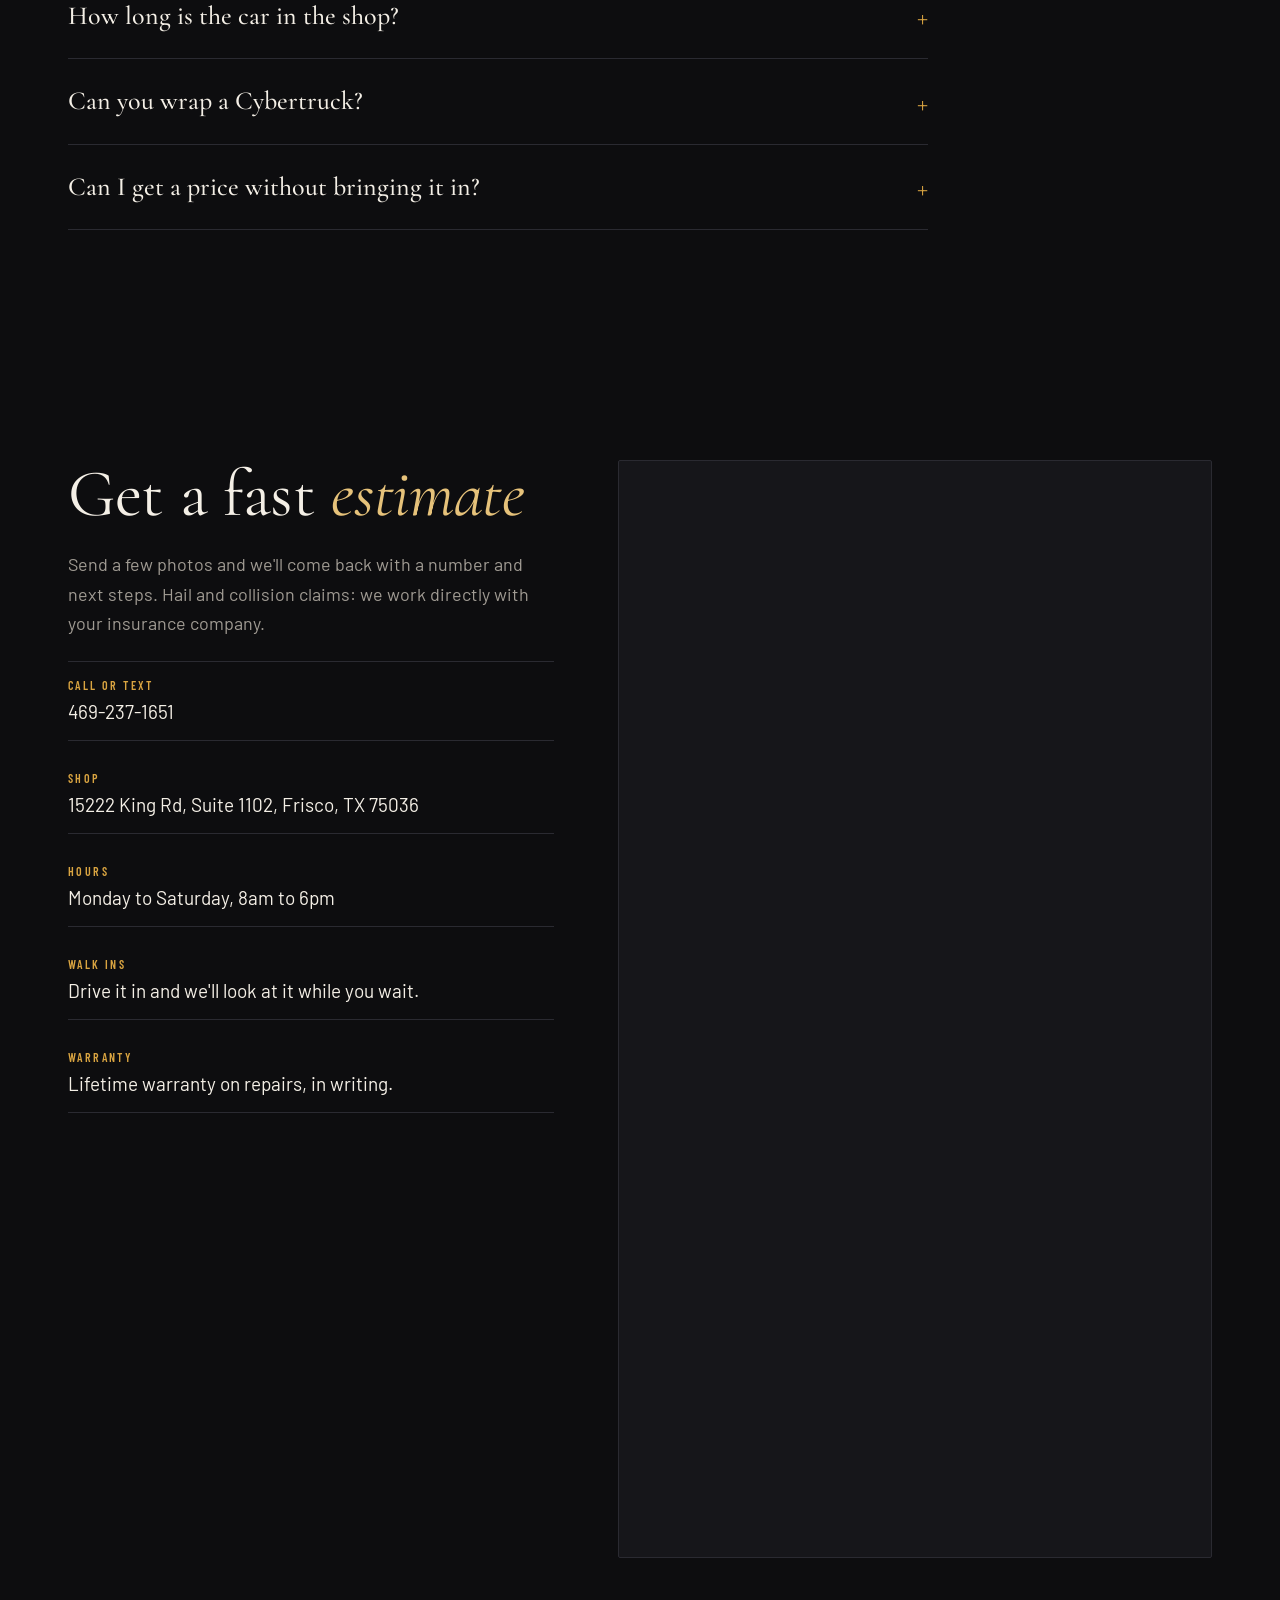
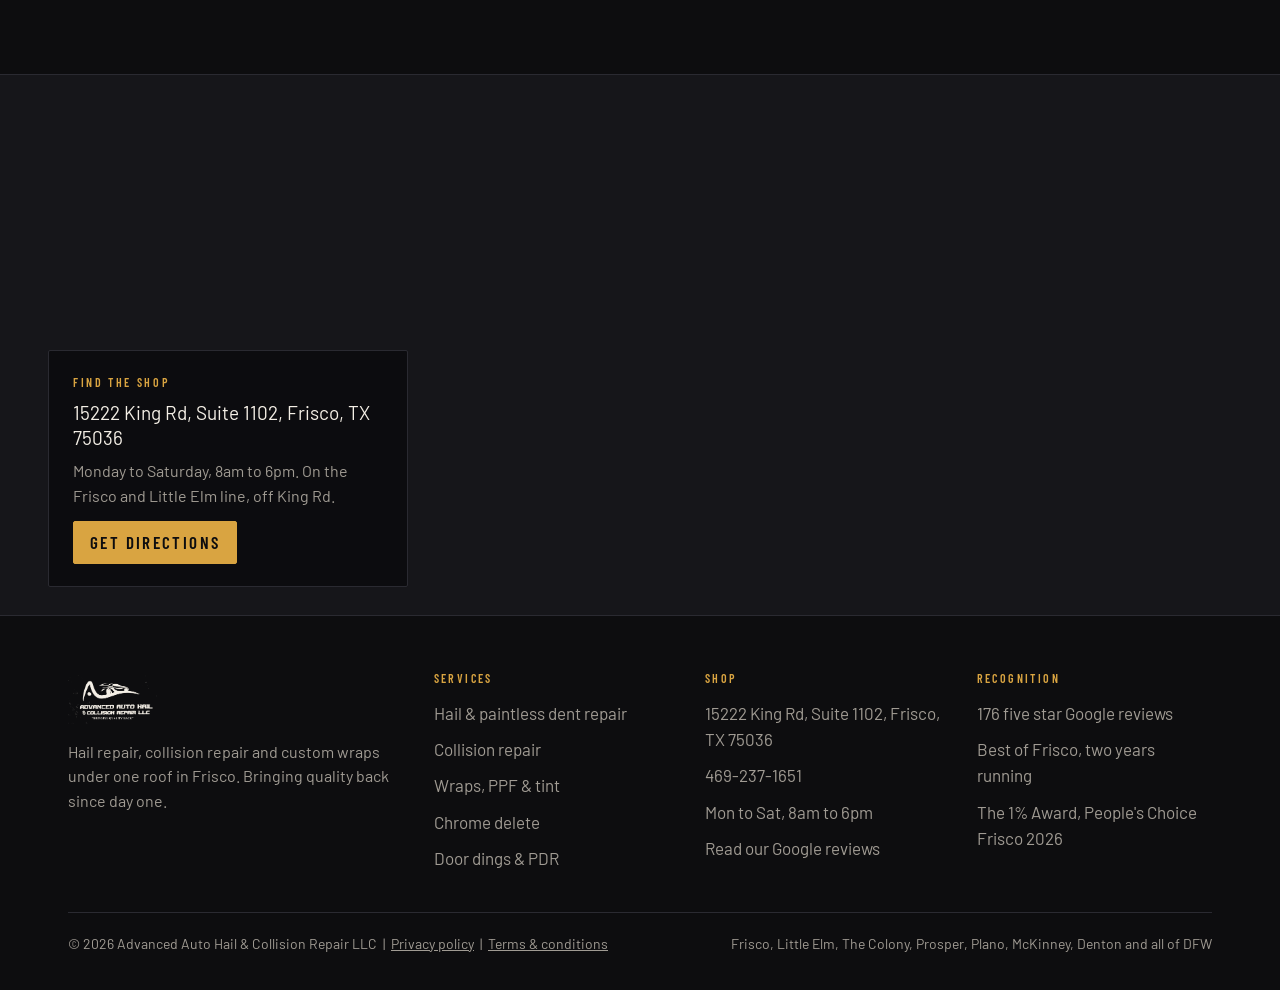
<file: wraps/index.html>
<!DOCTYPE html>
<html lang="en">
<head>
<meta charset="utf-8">
<meta name="viewport" content="width=device-width,initial-scale=1">
<title>Vehicle Wraps, PPF & Tint in Frisco</title>
<meta name="description" content="Color change wraps, paint protection film, window tint and chrome delete in Frisco, TX. See the GT-R, Tesla and Cybertruck work.">
<link rel="canonical" href="https://aahailandcollisionrepair.com/wraps/">
<meta property="og:type" content="website">
<meta property="og:site_name" content="Advanced Auto Hail &amp; Collision Repair">
<meta property="og:title" content="Vehicle Wraps, PPF & Tint in Frisco | Advanced Auto Hail & Collision Repair">
<meta property="og:description" content="Color change wraps, paint protection film, window tint and chrome delete in Frisco, TX. See the GT-R, Tesla and Cybertruck work.">
<meta property="og:url" content="https://aahailandcollisionrepair.com/wraps/">
<meta property="og:image" content="https://aahailandcollisionrepair.com/media/img/share.jpg">
<meta property="og:image:width" content="1200">
<meta property="og:image:height" content="630">
<meta property="og:image:alt" content="Your Car Should Make You Proud. Advanced Auto Hail &amp; Collision Repair, Frisco TX">
<meta property="og:locale" content="en_US">
<meta name="twitter:card" content="summary_large_image">
<meta name="twitter:title" content="Vehicle Wraps, PPF & Tint in Frisco | Advanced Auto Hail & Collision Repair">
<meta name="twitter:description" content="Color change wraps, paint protection film, window tint and chrome delete in Frisco, TX. See the GT-R, Tesla and Cybertruck work.">
<meta name="twitter:image" content="https://aahailandcollisionrepair.com/media/img/share.jpg">
<meta name="theme-color" content="#0D0D0F">
<link rel="icon" href="/media/img/favicon.ico" sizes="any">
<link rel="icon" type="image/png" sizes="32x32" href="/media/img/favicon-32.png">
<link rel="apple-touch-icon" href="/media/img/apple-touch-icon.png">
<link rel="manifest" href="/site.webmanifest">
<link rel="stylesheet" href="/css/site.css">
<!-- Google tag (gtag.js) -->
<script async src="https://www.googletagmanager.com/gtag/js?id=AW-10810767452"></script>
<script>window.dataLayer=window.dataLayer||[];function gtag(){dataLayer.push(arguments);}gtag('js',new Date());gtag('config','AW-10810767452');</script>
<!-- Meta Pixel -->
<script>!function(f,b,e,v,n,t,s){if(f.fbq)return;n=f.fbq=function(){n.callMethod?n.callMethod.apply(n,arguments):n.queue.push(arguments)};if(!f._fbq)f._fbq=n;n.push=n;n.loaded=!0;n.version='2.0';n.queue=[];t=b.createElement(e);t.async=!0;t.src=v;s=b.getElementsByTagName(e)[0];s.parentNode.insertBefore(t,s)}(window,document,'script','https://connect.facebook.net/en_US/fbevents.js');fbq('init','863082436380141');fbq('track','PageView');</script>
<noscript><img height="1" width="1" style="display:none" src="https://www.facebook.com/tr?id=863082436380141&ev=PageView&noscript=1" alt=""></noscript>
</head>
<body>
<script>document.documentElement.classList.add("js")</script>
<header class="site-head">
  <div class="wrap">
    <a class="brand" href="/" aria-label="Advanced Auto Hail &amp; Collision Repair home"><img src="/media/img/logo-light.png" alt="Advanced Auto Hail &amp; Collision Repair"></a>
    <nav class="nav" aria-label="Main"><a href="/">Home</a><a href="/hail-repair/">Hail</a><a href="/collision-repair/">Collision</a><a href="/wraps/" aria-current="page">Wraps</a><a href="/#gallery">Gallery</a><a href="/#estimate">Contact</a></nav>
    <button class="menu-btn" aria-expanded="false" aria-controls="nav">Menu</button>
    <div class="head-cta">
      <a class="head-phone" href="tel:4692371651">469-237-1651</a>
      <a class="btn btn-gold" href="#estimate">Fast estimate</a>
    </div>
  </div>
</header>

<section class="page-hero">
  <img src="/media/img/wrap-gtr-after.jpg" alt="">
  <div class="wrap">
    <p class="crumb"><a href="/">Home</a> / Wraps &amp; protection</p>
    <h1>Just bored <em>of it?</em></h1>
    <p class="lede">Full color change wraps, paint protection film, window tint and chrome delete. Our wrap team does film and nothing else, so the edges and tucks get the attention they need.</p>
    <div class="hero-actions"><a class="btn btn-gold" href="#estimate">Get a wrap quote</a><a class="btn btn-ghost" href="tel:4692371651"><svg viewBox="0 0 24 24" fill="none" stroke="currentColor" stroke-width="2.2"><path d="M5 4h4l2 5-2.5 1.5a11 11 0 0 0 5 5L15 13l5 2v4a2 2 0 0 1-2 2A16 16 0 0 1 3 6a2 2 0 0 1 2-2z"/></svg>Call 469-237-1651</a></div>
  </div>
</section>

<section class="section">
  <div class="wrap">
    <div class="section-head"><h2>Drag to see the <em>change</em></h2></div>
    <div class="ba-grid">
      <div>
  <div class="ba" style="--cut:50%">
    <img src="/media/img/wrap-gtr-before.jpg" alt="Nissan GT-R, factory black"><img class="after" src="/media/img/wrap-gtr-after.jpg" alt="Full camo color change">
    <div class="handle"></div><div class="knob"><svg viewBox="0 0 24 24"><path d="M9 7l-5 5 5 5M15 7l5 5-5 5"/></svg></div>
    <span class="lab l">Before</span><span class="lab r">After</span>
    <input type="range" min="0" max="100" value="50" aria-label="Drag to compare before and after">
  </div>
  <div class="ba-cap"><span><strong>Nissan GT-R, factory black</strong></span><span>Full camo color change</span></div>
</div>
      <div>
        <div class="gallery" style="grid-template-columns:1fr 1fr;grid-auto-rows:1fr;aspect-ratio:4/5">
          <div class="tile "><video src="/media/clip-IMG_3172.mp4" muted loop playsinline autoplay preload="metadata"></video><span class="cap">Gloss pink Tesla</span></div>
          <div class="tile "><video src="/media/clip-IMG_0339.mp4" muted loop playsinline autoplay preload="metadata"></video><span class="cap">Satin green Tesla</span></div>
          <button class="tile wide" type="button" data-full="/media/img/wrap-cybertruck-pan.jpg" aria-label="Cybertruck PPF"><img src="/media/img/wrap-cybertruck-pan.jpg" alt="Cybertruck PPF" loading="lazy"><span class="cap">Cybertruck PPF</span></button>
        </div>
        <div class="ba-cap"><span><strong>Tesla, Tesla, Cybertruck</strong></span><span>Three finishes, one week</span></div>
      </div>
    </div>
  </div>
</section>

<section class="section band">
  <div class="wrap">
    <div class="section-head"><h2>What we <em>do</em></h2></div>
    <div class="panels">
      <article class="panel rv">
        <div class="panel-media"><img src="/media/img/wrap-tesla-pink-side.jpg" alt="Gloss pink wrapped Tesla under hex shop lights"><span class="tag">Color change</span></div>
        <div class="panel-body"><h2>Full <em>wraps</em></h2><p class="lede">Gloss, satin, matte, color shift and printed film over your factory paint. Removable later, so the paint underneath stays like new. Commercial fleet and logo wraps too.</p>
        <ul class="facts"><li><svg viewBox="0 0 24 24"><path d="M4 12.5l5 5L20 7"/></svg><span>Any color, any finish: gloss, satin, matte, color shift, chrome, printed</span></li><li><svg viewBox="0 0 24 24"><path d="M4 12.5l5 5L20 7"/></svg><span>Door jambs and edges wrapped, not just the outside</span></li><li><svg viewBox="0 0 24 24"><path d="M4 12.5l5 5L20 7"/></svg><span>Mirrors, handles and trim removed for clean tucks</span></li></ul></div>
      </article>
      <article class="panel rv">
        <div class="panel-media"><img src="/media/img/wrap-cybertruck-shop.jpg" alt="Tesla Cybertruck in the shop after paint protection film"><span class="tag">Paint protection film</span></div>
        <div class="panel-body"><h2>PPF</h2><p class="lede">Clear, self healing film on the panels that take rock chips: hood, fenders, bumper, mirrors, rocker panels. Or the full car.</p>
        <ul class="facts"><li><svg viewBox="0 0 24 24"><path d="M4 12.5l5 5L20 7"/></svg><span>Front end packages or full body coverage</span></li><li><svg viewBox="0 0 24 24"><path d="M4 12.5l5 5L20 7"/></svg><span>Gloss or matte finish film</span></li><li><svg viewBox="0 0 24 24"><path d="M4 12.5l5 5L20 7"/></svg><span>Cybertruck and Tesla full fronts done weekly</span></li></ul></div>
      </article>
      <article class="panel" id="chrome">
        <div class="panel-media"><img src="/media/img/wrap-rangerover-matte.jpg" alt="Range Rover Sport in a satin black wrap with chrome delete"><span class="tag">Tint &amp; chrome delete</span></div>
        <div class="panel-body"><h2>Tint and <em>chrome delete</em></h2><p class="lede">Window tint to Texas legal limits or whatever you want on the rear glass. Chrome delete blacks out grille, badges, trim and window surrounds.</p>
        <ul class="facts"><li><svg viewBox="0 0 24 24"><path d="M4 12.5l5 5L20 7"/></svg><span>Ceramic tint that cuts heat, not just light</span></li><li><svg viewBox="0 0 24 24"><path d="M4 12.5l5 5L20 7"/></svg><span>Chrome delete in gloss or satin black</span></li><li><svg viewBox="0 0 24 24"><path d="M4 12.5l5 5L20 7"/></svg><span>Done while the car is already in the bay</span></li></ul></div>
      </article>
    </div>
  </div>
</section>

<section class="section">
  <div class="wrap">
    <div class="section-head"><h2>Wrap questions</h2></div>
    <div class="faq">
      <details><summary>How long does a wrap last?</summary><div class="a">A quality cast film, installed properly and garaged, usually runs five to seven years in Texas sun. Matte and satin finishes need a little more care than gloss.</div></details>
      <details><summary>Does a wrap damage the paint?</summary><div class="a">No. Over factory paint in good condition a wrap protects it. Repainted or peeling surfaces are the exception, and we check for that before quoting.</div></details>
      <details><summary>How long is the car in the shop?</summary><div class="a">A full color change is typically three to five days. PPF front ends are one to two. Tint is same day.</div></details>
      <details><summary>Can you wrap a Cybertruck?</summary><div class="a">Yes, and we do. The flat stainless panels take film well and hide fingerprints and scuffs once wrapped.</div></details>
      <details><summary>Can I get a price without bringing it in?</summary><div class="a">Send the year, make, model and the finish you have in mind through the form and we'll quote it. Final pricing is confirmed when we see the paint.</div></details>
    </div>
  </div>
</section>

<section class="section" id="estimate">
  <div class="wrap estimate">
    <div class="est-side">
      <h2>Get a fast <em>estimate</em></h2>
      <p class="lede">Send a few photos and we'll come back with a number and next steps. Hail and collision claims: we work directly with your insurance company.</p>
      <div class="contact-lines">
        <div><span class="k">Call or text</span><a class="v" href="tel:4692371651">469-237-1651</a></div>
        <div><span class="k">Shop</span><a class="v" href="https://www.google.com/maps/search/?api=1&query=Advanced+Auto+Hail+%26+Collision+Repair+15222+King+Rd+Frisco+TX" target="_blank" rel="noopener">15222 King Rd, Suite 1102, Frisco, TX 75036</a></div>
        <div><span class="k">Hours</span><span class="v">Monday to Saturday, 8am to 6pm</span></div>
        <div><span class="k">Walk ins</span><span class="v">Drive it in and we'll look at it while you wait.</span></div>
        <div><span class="k">Warranty</span><span class="v">Lifetime warranty on repairs, in writing.</span></div>
      </div>
    </div>
    <div>
      <div class="embed"><iframe src="https://api.leadconnectorhq.com/widget/form/kJ3RYTlvi8TvrTr4RVPB" style="width:100%;height:1096px;border:none;border-radius:4px" id="inline-kJ3RYTlvi8TvrTr4RVPB" data-layout="{'id':'INLINE'}" data-trigger-type="alwaysShow" data-trigger-value="" data-activation-type="alwaysActivated" data-activation-value="" data-deactivation-type="neverDeactivate" data-deactivation-value="" data-form-name="Advanced Auto Official Form" data-height="1096" data-layout-iframe-id="inline-kJ3RYTlvi8TvrTr4RVPB" data-form-id="kJ3RYTlvi8TvrTr4RVPB" title="Advanced Auto Official Form"></iframe>
<script src="https://link.msgsndr.com/js/form_embed.js"></script></div>
      <!--
      <form class="est" novalidate>
        <div class="field"><label>What do you need?</label>
          <div class="svc-choice"><label><input type="radio" name="service" value="hail"><span>Hail repair</span></label><label><input type="radio" name="service" value="collision"><span>Collision</span></label><label><input type="radio" name="service" value="wrap" checked><span>Wrap / PPF / tint</span></label></div>
        </div>
        <div class="f2">
          <div class="field"><label for="f-name">Name</label><input id="f-name" name="name" type="text" autocomplete="name" required></div>
          <div class="field"><label for="f-phone">Phone</label><input id="f-phone" name="phone" type="tel" autocomplete="tel" required></div>
        </div>
        <div class="f2">
          <div class="field"><label for="f-email">Email</label><input id="f-email" name="email" type="email" autocomplete="email"></div>
          <div class="field"><label for="f-vehicle">Year, make, model</label><input id="f-vehicle" name="vehicle" type="text" placeholder="2022 Toyota Camry"></div>
        </div>
        <div class="field"><label for="f-photos">Photos of the damage (optional)</label><input id="f-photos" name="photos" type="file" accept="image/*" multiple></div>
        <div class="field"><label for="f-msg">Anything we should know</label><textarea id="f-msg" name="message" placeholder="Insurance claim number, where the damage is, when you need it back"></textarea></div>
        <button class="btn btn-gold" type="submit">Send for an estimate</button>
        <p class="form-note">We reply by text or call during shop hours. Reply STOP to any text to opt out.</p>
      </form>
      <div class="form-done" role="status"><h3>Got it, <span class="who"></span></h3><p>We'll look at your photos and call or text you with an estimate. Need it faster? Call <a href="tel:4692371651">469-237-1651</a>.</p></div>
      -->
    </div>
  </div>
</section>
<section class="section map-section" id="map" aria-label="Shop location">
  <div class="map-wrap">
    <div id="gmap" hidden></div><iframe src="https://www.google.com/maps?q=Advanced+Auto+Hail+%26+Collision+Repair,+15222+King+Rd+Suite+1102,+Frisco,+TX+75036&z=16&output=embed" loading="lazy" referrerpolicy="no-referrer-when-downgrade" title="Map to Advanced Auto Hail &amp; Collision Repair"></iframe>
    <div class="map-card">
      <span class="k">Find the shop</span>
      <span class="addr">15222 King Rd, Suite 1102, Frisco, TX 75036</span>
      <span class="hrs">Monday to Saturday, 8am to 6pm. On the Frisco and Little Elm line, off King Rd.</span>
      <a class="btn btn-gold" href="https://www.google.com/maps/search/?api=1&query=Advanced+Auto+Hail+%26+Collision+Repair+15222+King+Rd+Frisco+TX" target="_blank" rel="noopener">Get directions</a>
    </div>
  </div>
</section>
<footer class="site-foot">
  <div class="wrap">
    <div class="foot-grid">
      <div class="foot-brand"><img src="/media/img/logo-light.png" alt=""><p>Hail repair, collision repair and custom wraps under one roof in Frisco. Bringing quality back since day one.</p></div>
      <div><h4>Services</h4><ul><li><a href="/hail-repair/">Hail &amp; paintless dent repair</a></li><li><a href="/collision-repair/">Collision repair</a></li><li><a href="/wraps/">Wraps, PPF &amp; tint</a></li><li><a href="/wraps/#chrome">Chrome delete</a></li><li><a href="/hail-repair/">Door dings &amp; PDR</a></li></ul></div>
      <div><h4>Shop</h4><ul><li><a href="https://www.google.com/maps/search/?api=1&query=Advanced+Auto+Hail+%26+Collision+Repair+15222+King+Rd+Frisco+TX" target="_blank" rel="noopener">15222 King Rd, Suite 1102, Frisco, TX 75036</a></li><li><a href="tel:4692371651">469-237-1651</a></li><li>Mon to Sat, 8am to 6pm</li><li><a href="https://www.google.com/maps/search/?api=1&query=Advanced+Auto+Hail+%26+Collision+Repair+Frisco+TX" target="_blank" rel="noopener">Read our Google reviews</a></li></ul></div>
      <div><h4>Recognition</h4><ul><li>176 five star Google reviews</li><li>Best of Frisco, two years running</li><li>The 1% Award, People's Choice Frisco 2026</li></ul></div>
    </div>
    <div class="foot-bottom"><span>&copy; 2026 Advanced Auto Hail &amp; Collision Repair LLC &nbsp;|&nbsp; <a href="/privacy/">Privacy policy</a> &nbsp;|&nbsp; <a href="/terms/">Terms &amp; conditions</a></span><span>Frisco, Little Elm, The Colony, Prosper, Plano, McKinney, Denton and all of DFW</span></div>
  </div>
</footer>
<div class="callbar"><a href="tel:4692371651">Call the shop</a><a href="#estimate">Get an estimate</a></div>
<div class="lightbox" aria-modal="true" role="dialog"><button type="button">Close</button><img alt=""></div>
<script src="/js/site.js"></script>
</body>
</html>
</file>
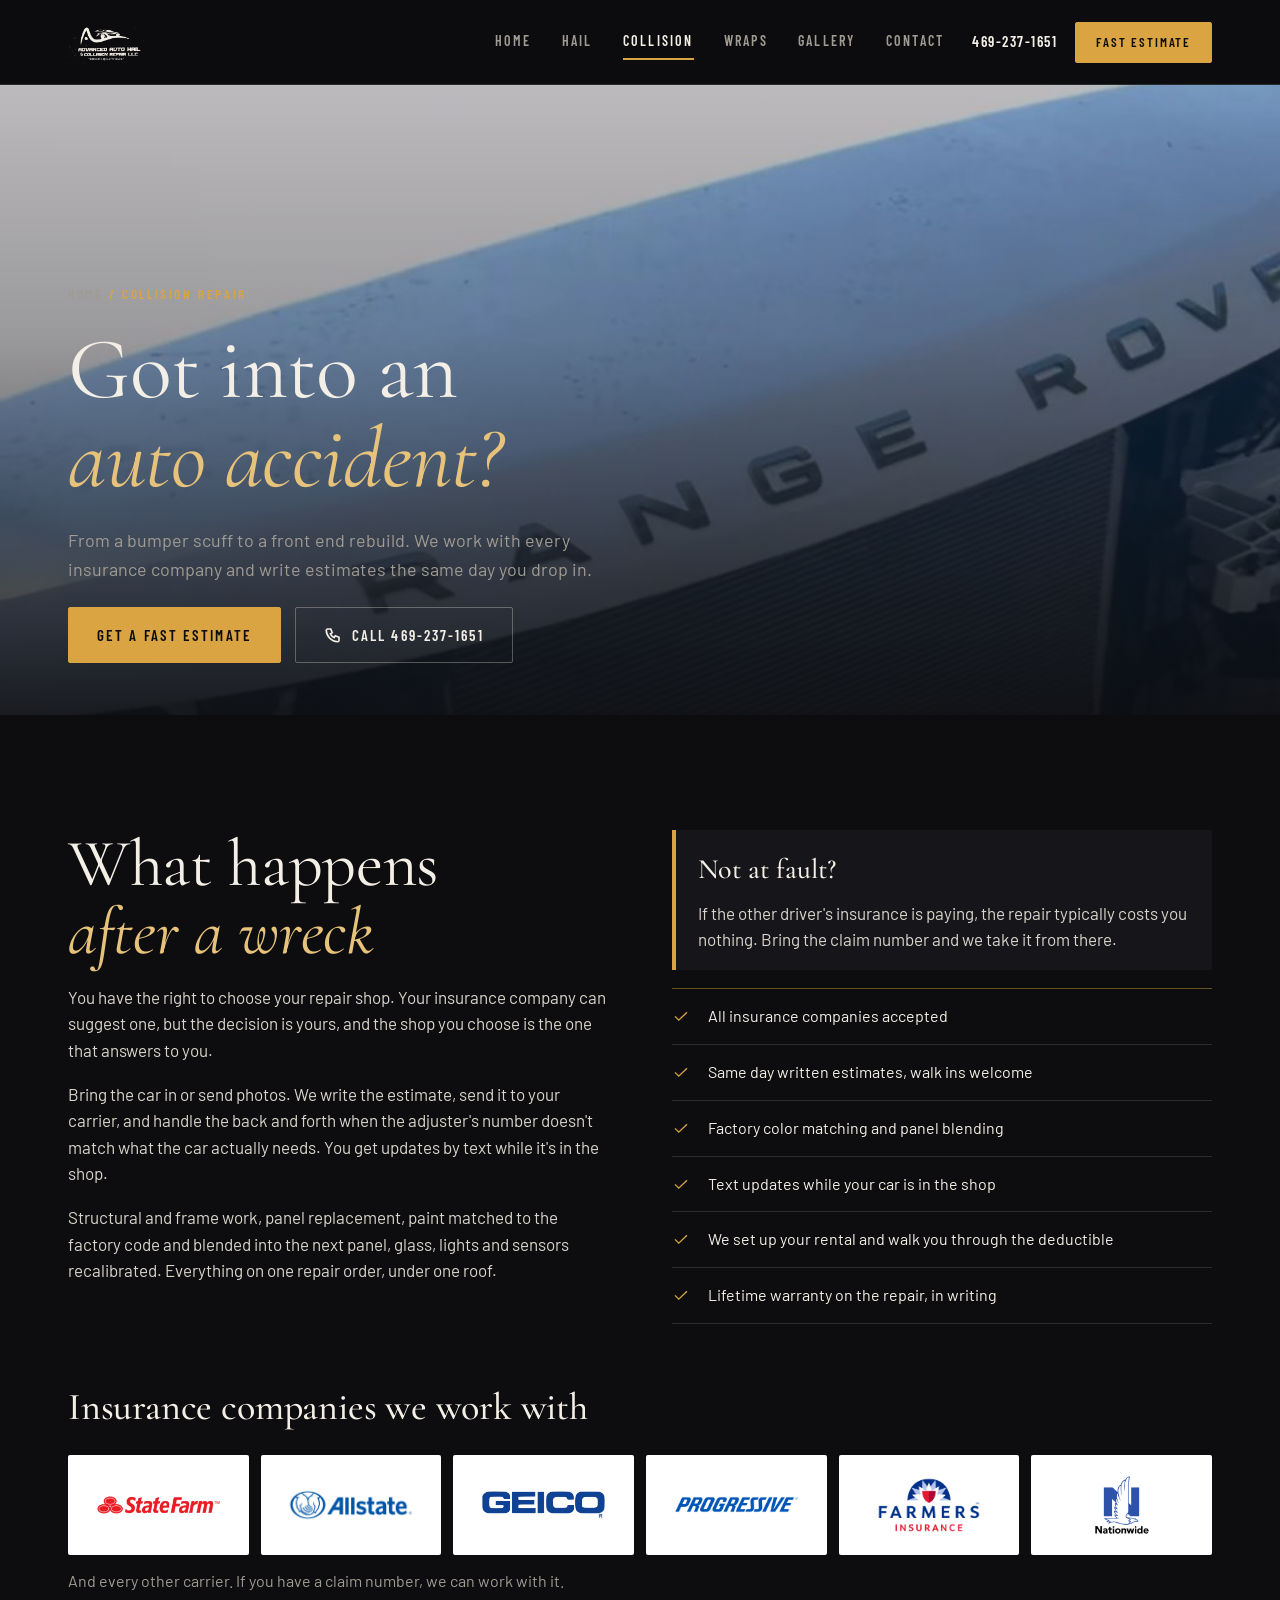
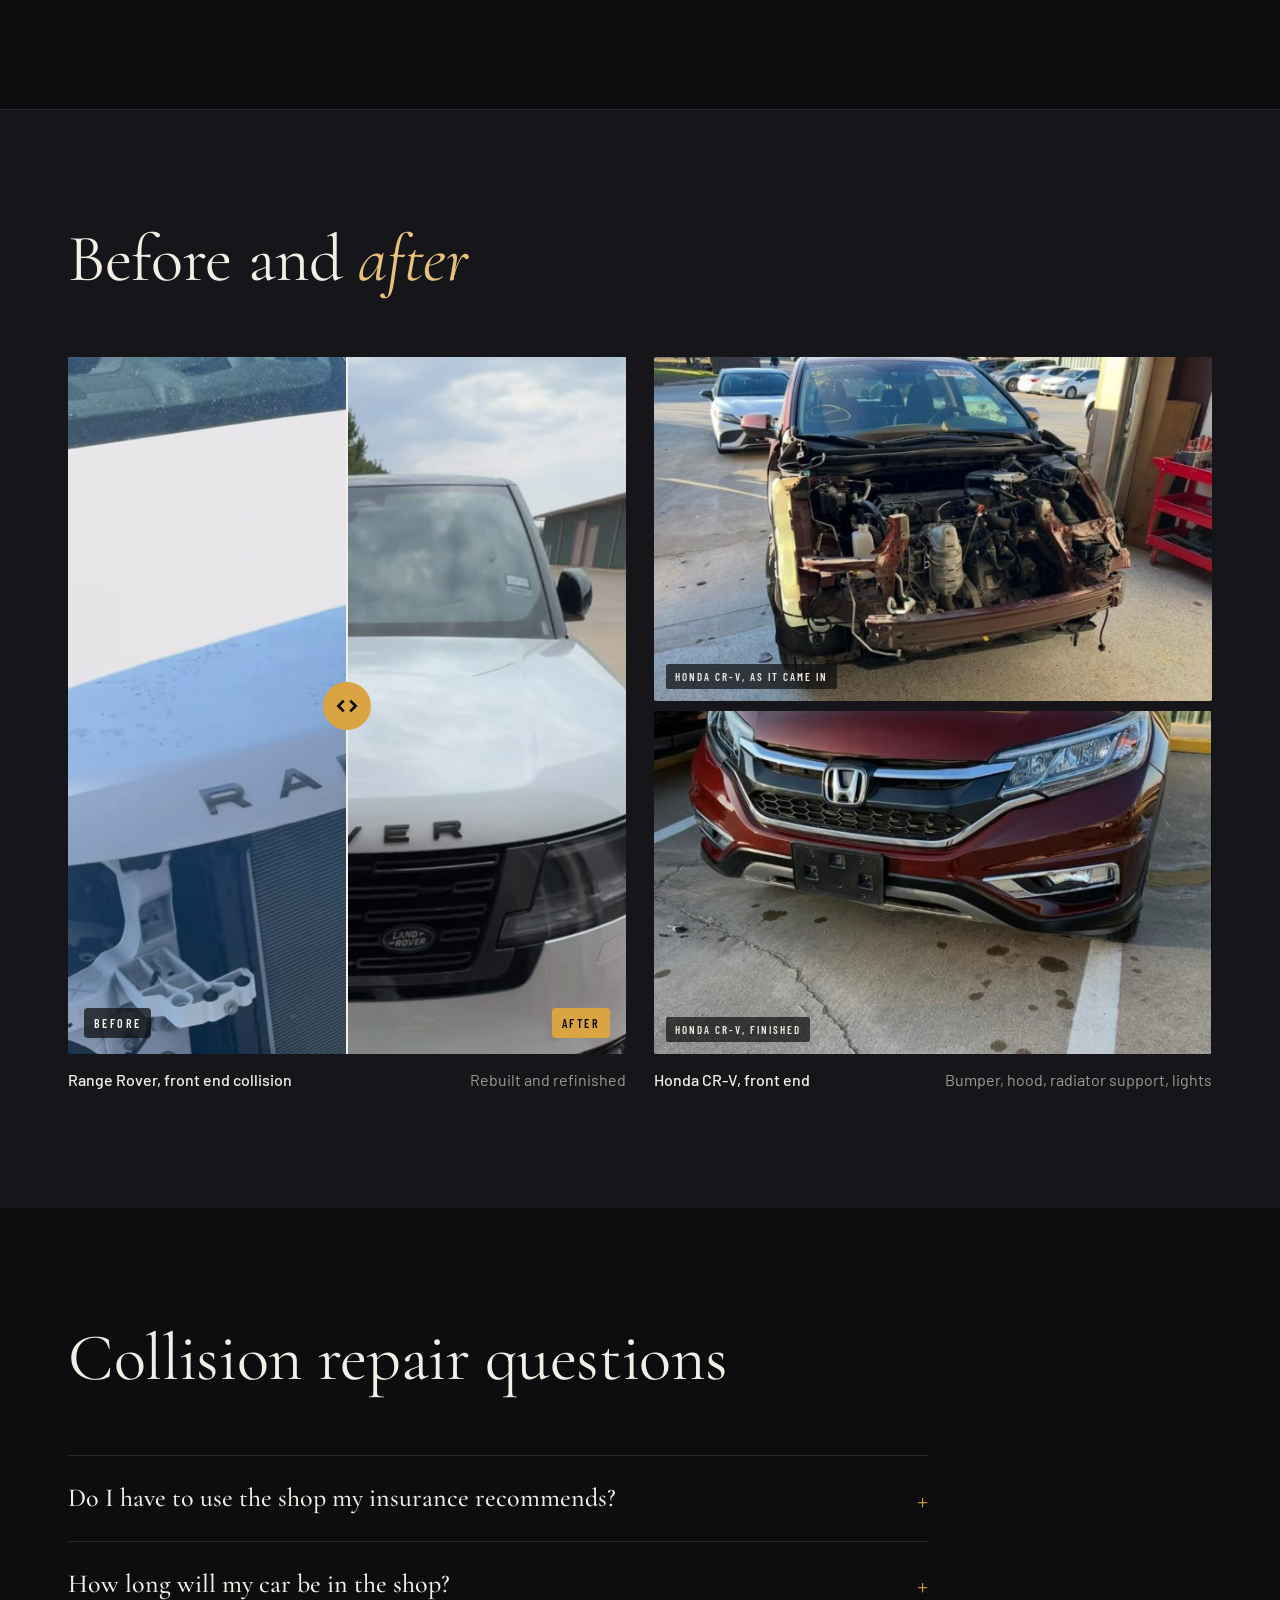
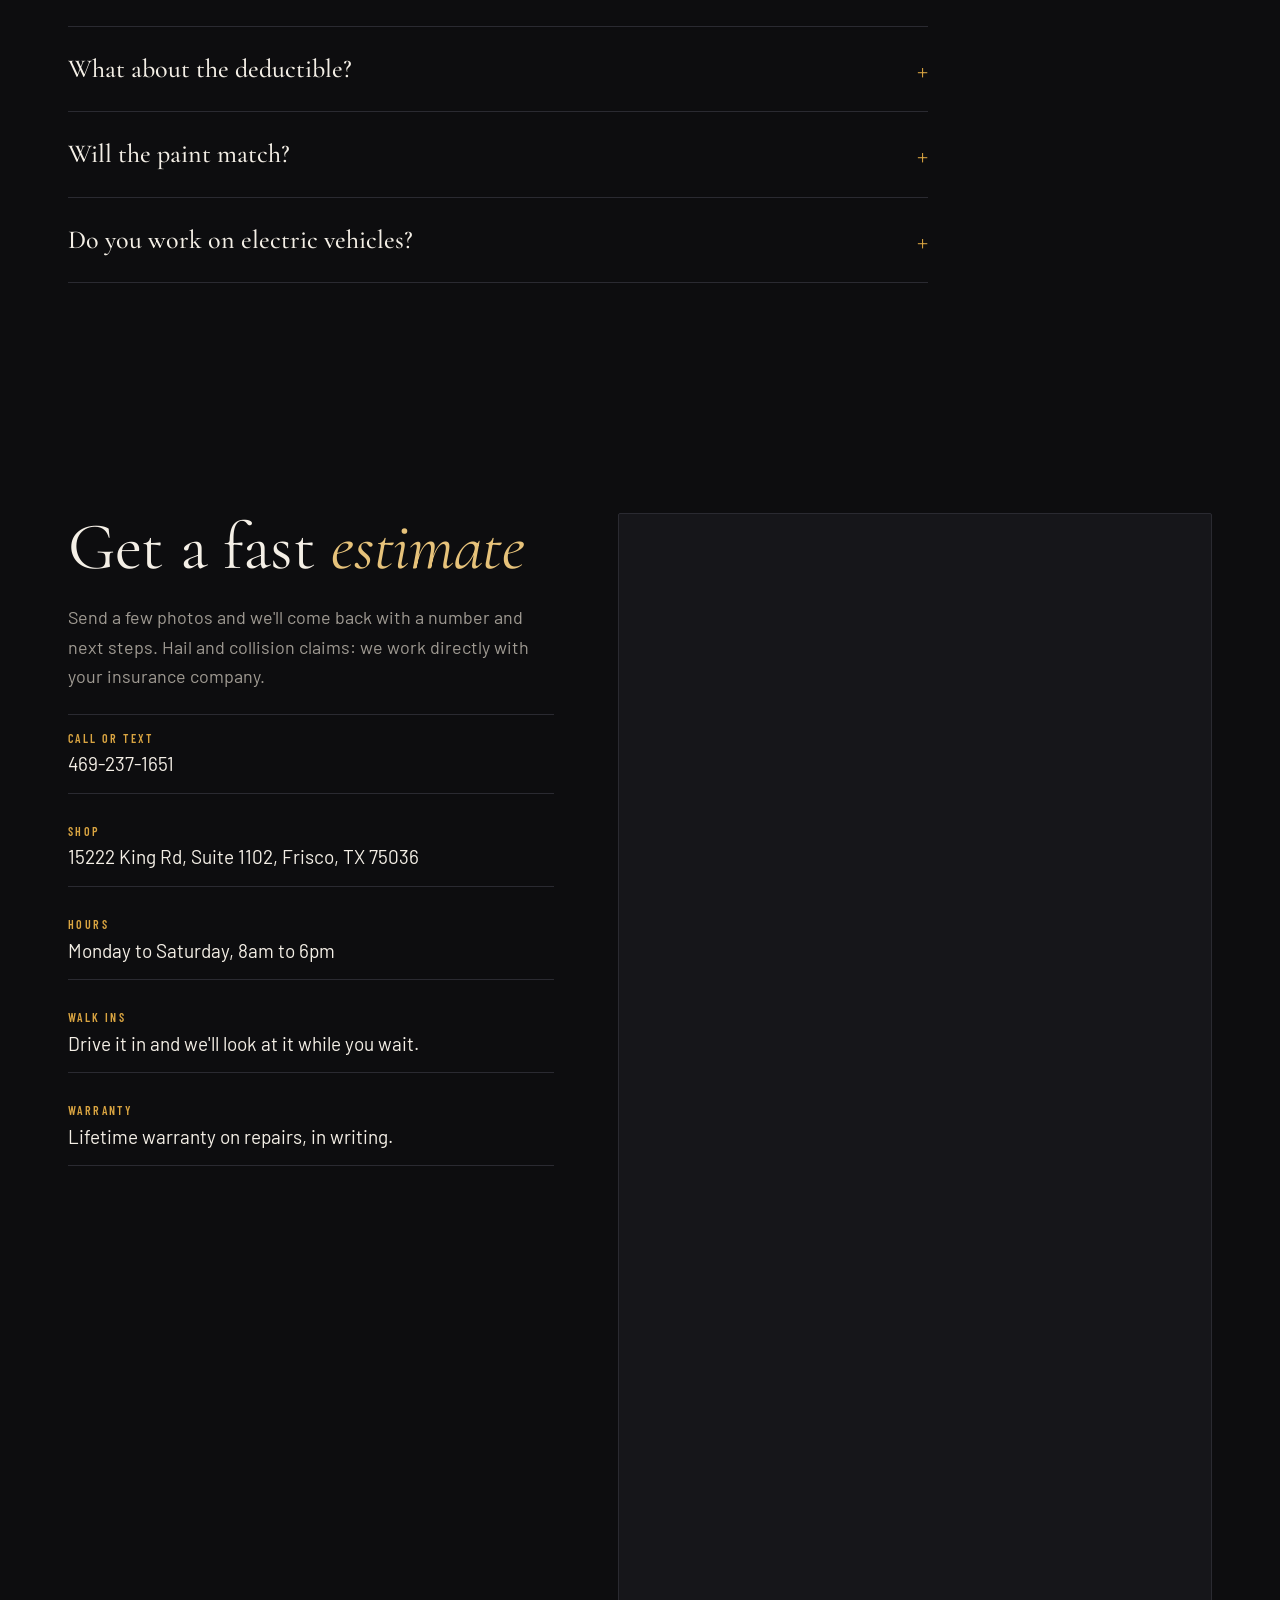
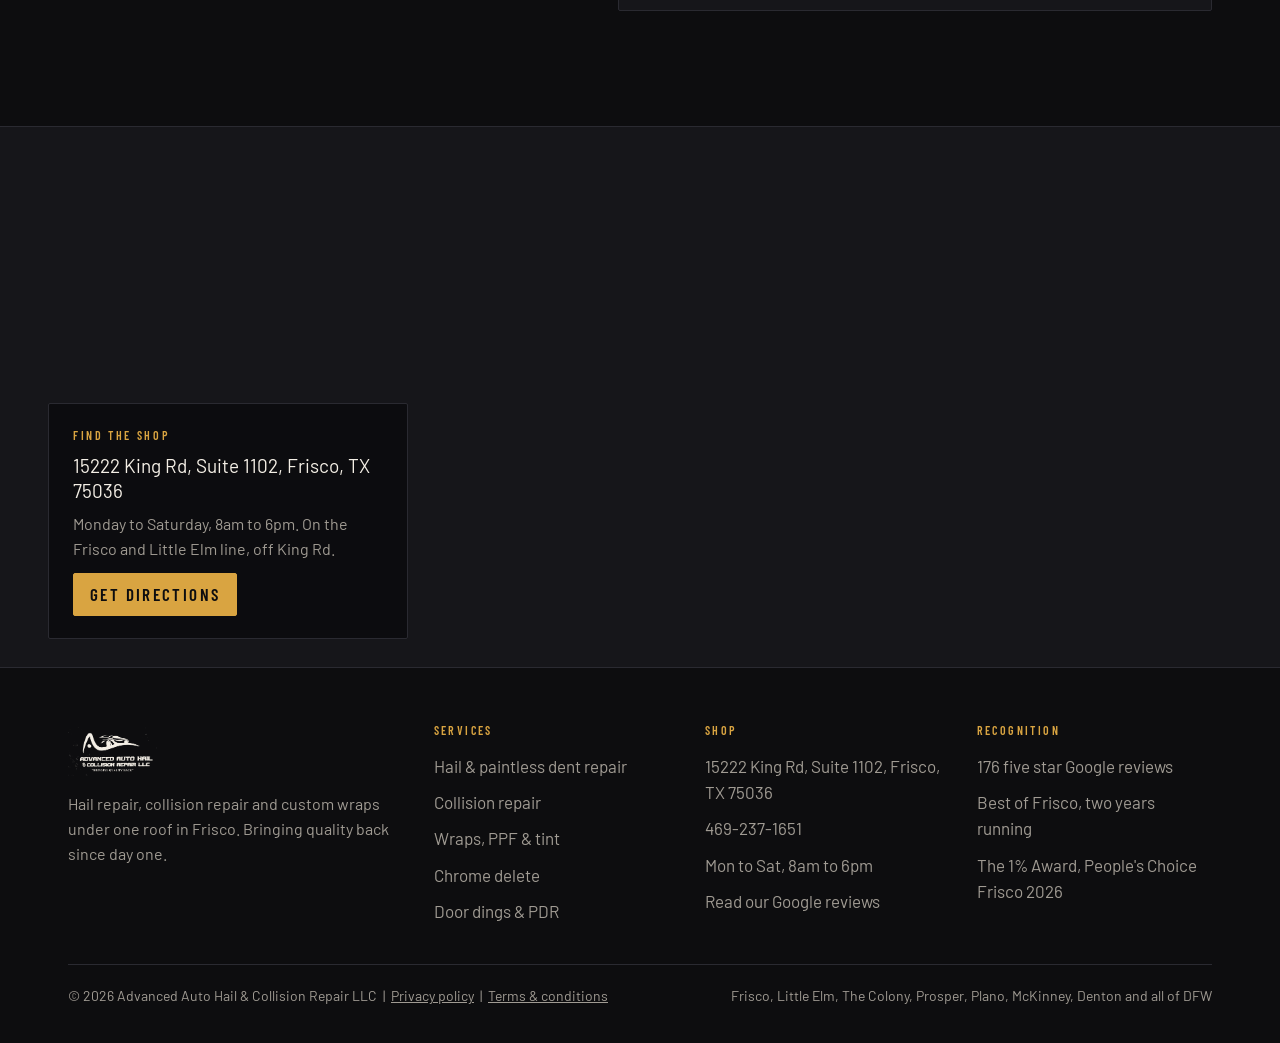
<file: collision-repair.html>
<!DOCTYPE html>
<html lang="en">
<head>
<meta charset="utf-8">
<meta name="viewport" content="width=device-width,initial-scale=1">
<title>Collision Repair in Frisco</title>
<meta name="description" content="Collision repair in Frisco, TX. All insurance companies accepted. Fast estimates, fast turnaround, frame to paint under one roof.">
<link rel="stylesheet" href="css/site.css">
</head>
<body>
<script>document.documentElement.classList.add("js")</script>
<header class="site-head">
  <div class="wrap">
    <a class="brand" href="index.html" aria-label="Advanced Auto Hail &amp; Collision Repair home"><img src="media/img/logo-light.png" alt="Advanced Auto Hail &amp; Collision Repair"></a>
    <nav class="nav" aria-label="Main"><a href="index.html">Home</a><a href="hail-repair.html">Hail</a><a href="collision-repair.html" aria-current="page">Collision</a><a href="wraps.html">Wraps</a><a href="index.html#gallery">Gallery</a><a href="index.html#estimate">Contact</a></nav>
    <button class="menu-btn" aria-expanded="false" aria-controls="nav">Menu</button>
    <div class="head-cta">
      <a class="head-phone" href="tel:4692371651">469-237-1651</a>
      <a class="btn btn-gold" href="#estimate">Fast estimate</a>
    </div>
  </div>
</header>

<section class="page-hero">
  <img src="media/img/col-rr-before.jpg" alt="">
  <div class="wrap">
    <p class="crumb"><a href="index.html">Home</a> / Collision repair</p>
    <h1>Got into an <em>auto accident?</em></h1>
    <p class="lede">From a bumper scuff to a front end rebuild. We work with every insurance company and write estimates the same day you drop in.</p>
    <div class="hero-actions"><a class="btn btn-gold" href="#estimate">Get a fast estimate</a><a class="btn btn-ghost" href="tel:4692371651"><svg viewBox="0 0 24 24" fill="none" stroke="currentColor" stroke-width="2.2"><path d="M5 4h4l2 5-2.5 1.5a11 11 0 0 0 5 5L15 13l5 2v4a2 2 0 0 1-2 2A16 16 0 0 1 3 6a2 2 0 0 1 2-2z"/></svg>Call 469-237-1651</a></div>
  </div>
</section>

<section class="section">
  <div class="wrap cols">
    <div class="copy">
      <h2>What happens <em>after a wreck</em></h2>
      <p>You have the right to choose your repair shop. Your insurance company can suggest one, but the decision is yours, and the shop you choose is the one that answers to you.</p>
      <p>Bring the car in or send photos. We write the estimate, send it to your carrier, and handle the back and forth when the adjuster's number doesn't match what the car actually needs. You get updates by text while it's in the shop.</p>
      <p>Structural and frame work, panel replacement, paint matched to the factory code and blended into the next panel, glass, lights and sensors recalibrated. Everything on one repair order, under one roof.</p>
    </div>
    <div class="copy">
      <div class="callout"><strong>Not at fault?</strong><p>If the other driver's insurance is paying, the repair typically costs you nothing. Bring the claim number and we take it from there.</p></div>
      <ul class="facts"><li><svg viewBox="0 0 24 24"><path d="M4 12.5l5 5L20 7"/></svg><span>All insurance companies accepted</span></li><li><svg viewBox="0 0 24 24"><path d="M4 12.5l5 5L20 7"/></svg><span>Same day written estimates, walk ins welcome</span></li><li><svg viewBox="0 0 24 24"><path d="M4 12.5l5 5L20 7"/></svg><span>Factory color matching and panel blending</span></li><li><svg viewBox="0 0 24 24"><path d="M4 12.5l5 5L20 7"/></svg><span>Text updates while your car is in the shop</span></li><li><svg viewBox="0 0 24 24"><path d="M4 12.5l5 5L20 7"/></svg><span>We set up your rental and walk you through the deductible</span></li><li><svg viewBox="0 0 24 24"><path d="M4 12.5l5 5L20 7"/></svg><span>Lifetime warranty on the repair, in writing</span></li></ul>
    </div>
  </div>
  <div class="wrap" style="margin-top:clamp(40px,5vw,64px)">
    <div class="section-head" style="margin-bottom:28px"><h3>Insurance companies we work with</h3></div>
    <div class="insurers"><div><img src="media/img/ins/statefarm.png" alt="State Farm" loading="lazy"></div><div><img src="media/img/ins/allstate.png" alt="Allstate" loading="lazy"></div><div><img src="media/img/ins/geico.png" alt="GEICO" loading="lazy"></div><div><img src="media/img/ins/progressive.png" alt="Progressive" loading="lazy"></div><div><img src="media/img/ins/farmers.png" alt="Farmers Insurance" loading="lazy"></div><div><img src="media/img/ins/nationwide.png" alt="Nationwide" loading="lazy"></div></div><p class="insurers-note">And every other carrier. If you have a claim number, we can work with it.</p>
  </div>
</section>

<section class="section band">
  <div class="wrap">
    <div class="section-head"><h2>Before and <em>after</em></h2></div>
    <div class="ba-grid">
      <div>
  <div class="ba" style="--cut:50%">
    <img src="media/img/col-rr-before.jpg" alt="Range Rover, front end collision"><img class="after" src="media/img/col-rr-after.jpg" alt="Rebuilt and refinished">
    <div class="handle"></div><div class="knob"><svg viewBox="0 0 24 24"><path d="M9 7l-5 5 5 5M15 7l5 5-5 5"/></svg></div>
    <span class="lab l">Before</span><span class="lab r">After</span>
    <input type="range" min="0" max="100" value="50" aria-label="Drag to compare before and after">
  </div>
  <div class="ba-cap"><span><strong>Range Rover, front end collision</strong></span><span>Rebuilt and refinished</span></div>
</div>
      <div>
        <div class="gallery" style="grid-template-columns:1fr 1fr;grid-auto-rows:1fr;aspect-ratio:4/5">
          <button class="tile wide" type="button" data-full="media/img/col-crv-before.jpg" aria-label="Honda CR-V, as it came in"><img src="media/img/col-crv-before.jpg" alt="Honda CR-V, as it came in" loading="lazy"><span class="cap">Honda CR-V, as it came in</span></button>
          <button class="tile wide" type="button" data-full="media/img/col-crv-after.jpg" aria-label="Honda CR-V, finished"><img src="media/img/col-crv-after.jpg" alt="Honda CR-V, finished" loading="lazy"><span class="cap">Honda CR-V, finished</span></button>
        </div>
        <div class="ba-cap"><span><strong>Honda CR-V, front end</strong></span><span>Bumper, hood, radiator support, lights</span></div>
      </div>
    </div>
  </div>
</section>

<section class="section">
  <div class="wrap">
    <div class="section-head"><h2>Collision repair questions</h2></div>
    <div class="faq">
      <details><summary>Do I have to use the shop my insurance recommends?</summary><div class="a">No. In Texas you choose where your car is repaired. A carrier's preferred shop is a suggestion, not a requirement.</div></details>
      <details><summary>How long will my car be in the shop?</summary><div class="a">Cosmetic repairs often take a few days. Structural work depends on parts availability and insurance approval. We give you a realistic date at drop off and update you if it moves.</div></details>
      <details><summary>What about the deductible?</summary><div class="a">On an at fault claim your deductible is paid to the shop when you pick up the car. If you weren't at fault and the other driver's insurance is paying, there is usually no deductible.</div></details>
      <details><summary>Will the paint match?</summary><div class="a">We mix to your factory paint code, spray a test card, and blend into adjacent panels so there's no hard line where new paint meets old.</div></details>
      <details><summary>Do you work on electric vehicles?</summary><div class="a">Yes. Teslas and Cybertrucks come through the shop every week for both collision and wrap work.</div></details>
    </div>
  </div>
</section>

<section class="section" id="estimate">
  <div class="wrap estimate">
    <div class="est-side">
      <h2>Get a fast <em>estimate</em></h2>
      <p class="lede">Send a few photos and we'll come back with a number and next steps. Hail and collision claims: we work directly with your insurance company.</p>
      <div class="contact-lines">
        <div><span class="k">Call or text</span><a class="v" href="tel:4692371651">469-237-1651</a></div>
        <div><span class="k">Shop</span><a class="v" href="https://www.google.com/maps/search/?api=1&query=Advanced+Auto+Hail+%26+Collision+Repair+15222+King+Rd+Frisco+TX" target="_blank" rel="noopener">15222 King Rd, Suite 1102, Frisco, TX 75036</a></div>
        <div><span class="k">Hours</span><span class="v">Monday to Saturday, 8am to 6pm</span></div>
        <div><span class="k">Walk ins</span><span class="v">Drive it in and we'll look at it while you wait.</span></div>
        <div><span class="k">Warranty</span><span class="v">Lifetime warranty on repairs, in writing.</span></div>
      </div>
    </div>
    <div>
      <div class="embed"><iframe src="https://api.leadconnectorhq.com/widget/form/kJ3RYTlvi8TvrTr4RVPB" style="width:100%;height:1096px;border:none;border-radius:4px" id="inline-kJ3RYTlvi8TvrTr4RVPB" data-layout="{'id':'INLINE'}" data-trigger-type="alwaysShow" data-trigger-value="" data-activation-type="alwaysActivated" data-activation-value="" data-deactivation-type="neverDeactivate" data-deactivation-value="" data-form-name="Advanced Auto Official Form" data-height="1096" data-layout-iframe-id="inline-kJ3RYTlvi8TvrTr4RVPB" data-form-id="kJ3RYTlvi8TvrTr4RVPB" title="Advanced Auto Official Form"></iframe>
<script src="https://link.msgsndr.com/js/form_embed.js"></script></div>
      <!--
      <form class="est" novalidate>
        <div class="field"><label>What do you need?</label>
          <div class="svc-choice"><label><input type="radio" name="service" value="hail"><span>Hail repair</span></label><label><input type="radio" name="service" value="collision" checked><span>Collision</span></label><label><input type="radio" name="service" value="wrap"><span>Wrap / PPF / tint</span></label></div>
        </div>
        <div class="f2">
          <div class="field"><label for="f-name">Name</label><input id="f-name" name="name" type="text" autocomplete="name" required></div>
          <div class="field"><label for="f-phone">Phone</label><input id="f-phone" name="phone" type="tel" autocomplete="tel" required></div>
        </div>
        <div class="f2">
          <div class="field"><label for="f-email">Email</label><input id="f-email" name="email" type="email" autocomplete="email"></div>
          <div class="field"><label for="f-vehicle">Year, make, model</label><input id="f-vehicle" name="vehicle" type="text" placeholder="2022 Toyota Camry"></div>
        </div>
        <div class="field"><label for="f-photos">Photos of the damage (optional)</label><input id="f-photos" name="photos" type="file" accept="image/*" multiple></div>
        <div class="field"><label for="f-msg">Anything we should know</label><textarea id="f-msg" name="message" placeholder="Insurance claim number, where the damage is, when you need it back"></textarea></div>
        <button class="btn btn-gold" type="submit">Send for an estimate</button>
        <p class="form-note">We reply by text or call during shop hours. Reply STOP to any text to opt out.</p>
      </form>
      <div class="form-done" role="status"><h3>Got it, <span class="who"></span></h3><p>We'll look at your photos and call or text you with an estimate. Need it faster? Call <a href="tel:4692371651">469-237-1651</a>.</p></div>
      -->
    </div>
  </div>
</section>
<section class="section map-section" id="map" aria-label="Shop location">
  <div class="map-wrap">
    <div id="gmap" hidden></div><iframe src="https://www.google.com/maps?q=Advanced+Auto+Hail+%26+Collision+Repair,+15222+King+Rd+Suite+1102,+Frisco,+TX+75036&z=16&output=embed" loading="lazy" referrerpolicy="no-referrer-when-downgrade" title="Map to Advanced Auto Hail &amp; Collision Repair"></iframe>
    <div class="map-card">
      <span class="k">Find the shop</span>
      <span class="addr">15222 King Rd, Suite 1102, Frisco, TX 75036</span>
      <span class="hrs">Monday to Saturday, 8am to 6pm. On the Frisco and Little Elm line, off King Rd.</span>
      <a class="btn btn-gold" href="https://www.google.com/maps/search/?api=1&query=Advanced+Auto+Hail+%26+Collision+Repair+15222+King+Rd+Frisco+TX" target="_blank" rel="noopener">Get directions</a>
    </div>
  </div>
</section>
<footer class="site-foot">
  <div class="wrap">
    <div class="foot-grid">
      <div class="foot-brand"><img src="media/img/logo-light.png" alt=""><p>Hail repair, collision repair and custom wraps under one roof in Frisco. Bringing quality back since day one.</p></div>
      <div><h4>Services</h4><ul><li><a href="hail-repair.html">Hail &amp; paintless dent repair</a></li><li><a href="collision-repair.html">Collision repair</a></li><li><a href="wraps.html">Wraps, PPF &amp; tint</a></li><li><a href="wraps.html#chrome">Chrome delete</a></li><li><a href="hail-repair.html">Door dings &amp; PDR</a></li></ul></div>
      <div><h4>Shop</h4><ul><li><a href="https://www.google.com/maps/search/?api=1&query=Advanced+Auto+Hail+%26+Collision+Repair+15222+King+Rd+Frisco+TX" target="_blank" rel="noopener">15222 King Rd, Suite 1102, Frisco, TX 75036</a></li><li><a href="tel:4692371651">469-237-1651</a></li><li>Mon to Sat, 8am to 6pm</li><li><a href="https://www.google.com/maps/search/?api=1&query=Advanced+Auto+Hail+%26+Collision+Repair+Frisco+TX" target="_blank" rel="noopener">Read our Google reviews</a></li></ul></div>
      <div><h4>Recognition</h4><ul><li>176 five star Google reviews</li><li>Best of Frisco, two years running</li><li>The 1% Award, People's Choice Frisco 2026</li></ul></div>
    </div>
    <div class="foot-bottom"><span>&copy; 2026 Advanced Auto Hail &amp; Collision Repair LLC &nbsp;|&nbsp; <a href="privacy.html">Privacy policy</a> &nbsp;|&nbsp; <a href="terms.html">Terms &amp; conditions</a></span><span>Frisco, Little Elm, The Colony, Prosper, Plano, McKinney, Denton and all of DFW</span></div>
  </div>
</footer>
<div class="callbar"><a href="tel:4692371651">Call the shop</a><a href="#estimate">Get an estimate</a></div>
<div class="lightbox" aria-modal="true" role="dialog"><button type="button">Close</button><img alt=""></div>
<script src="js/site.js"></script>
</body>
</html>
</file>
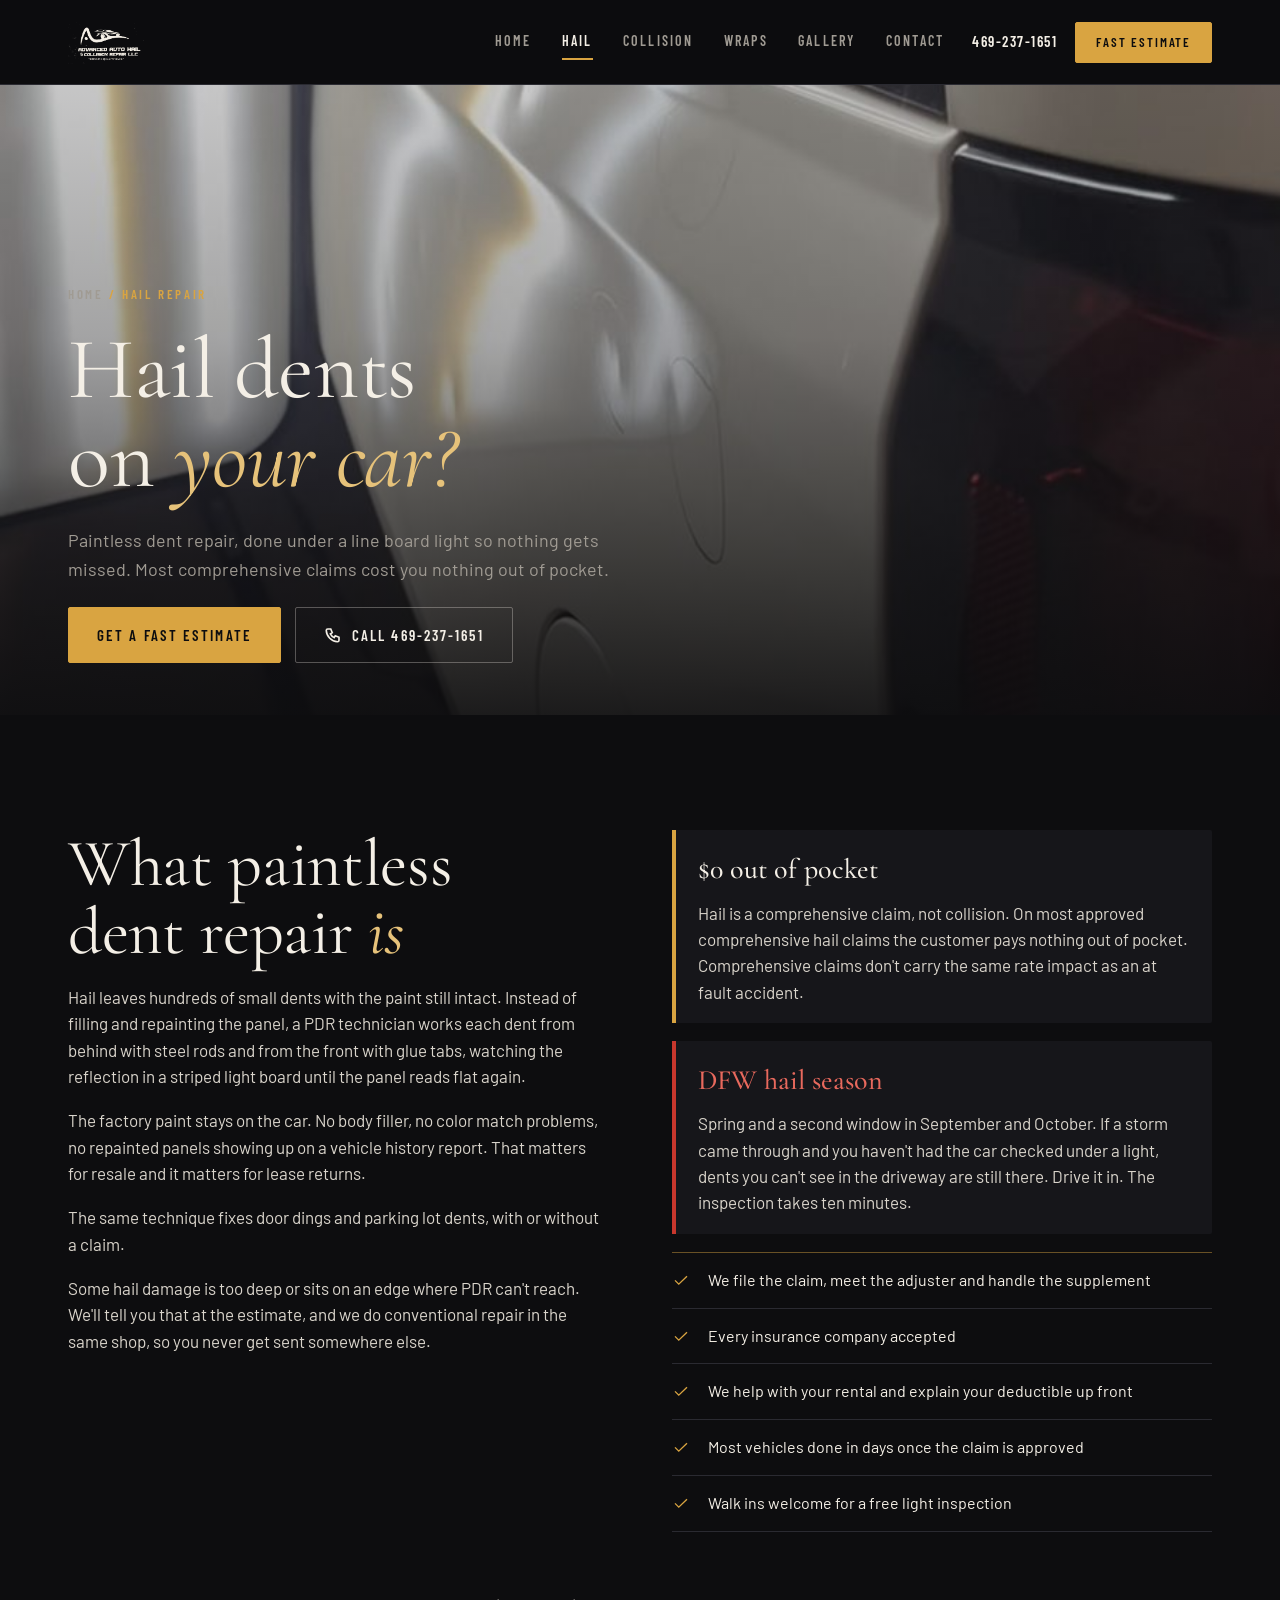
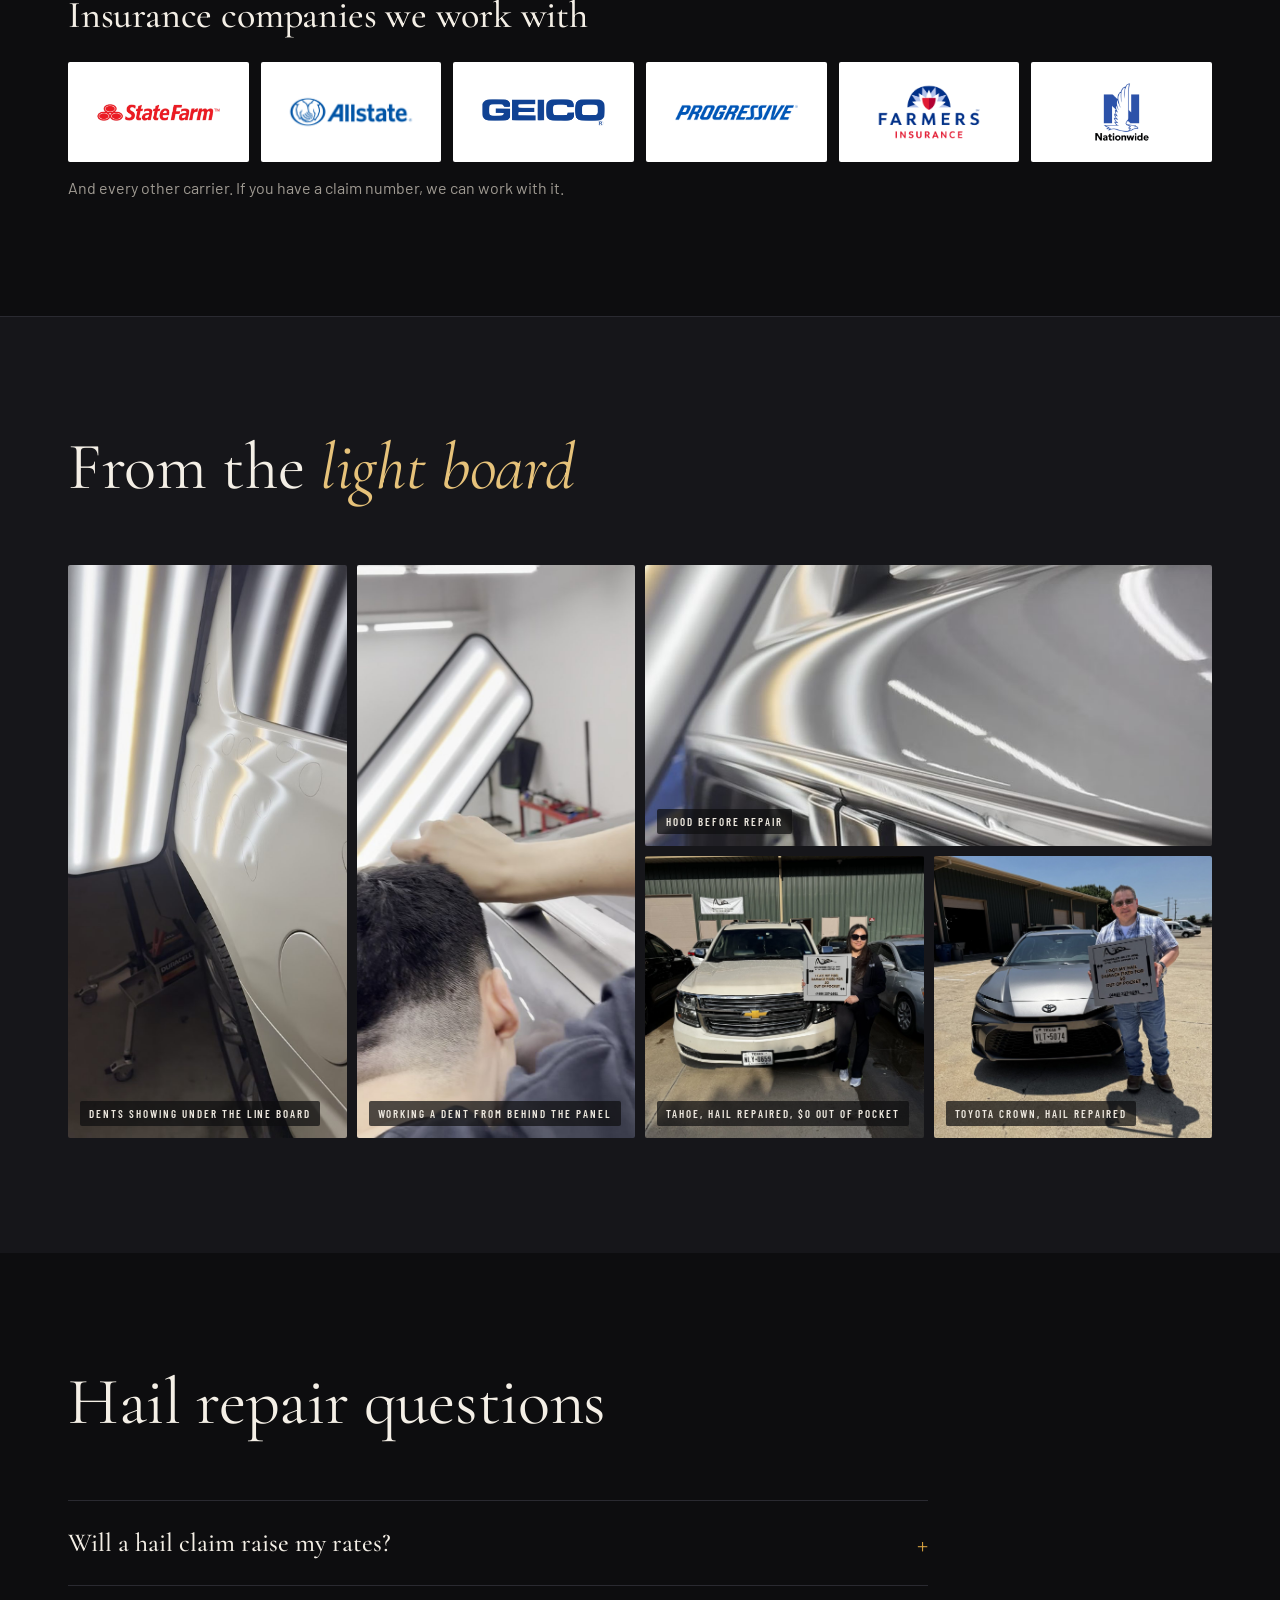
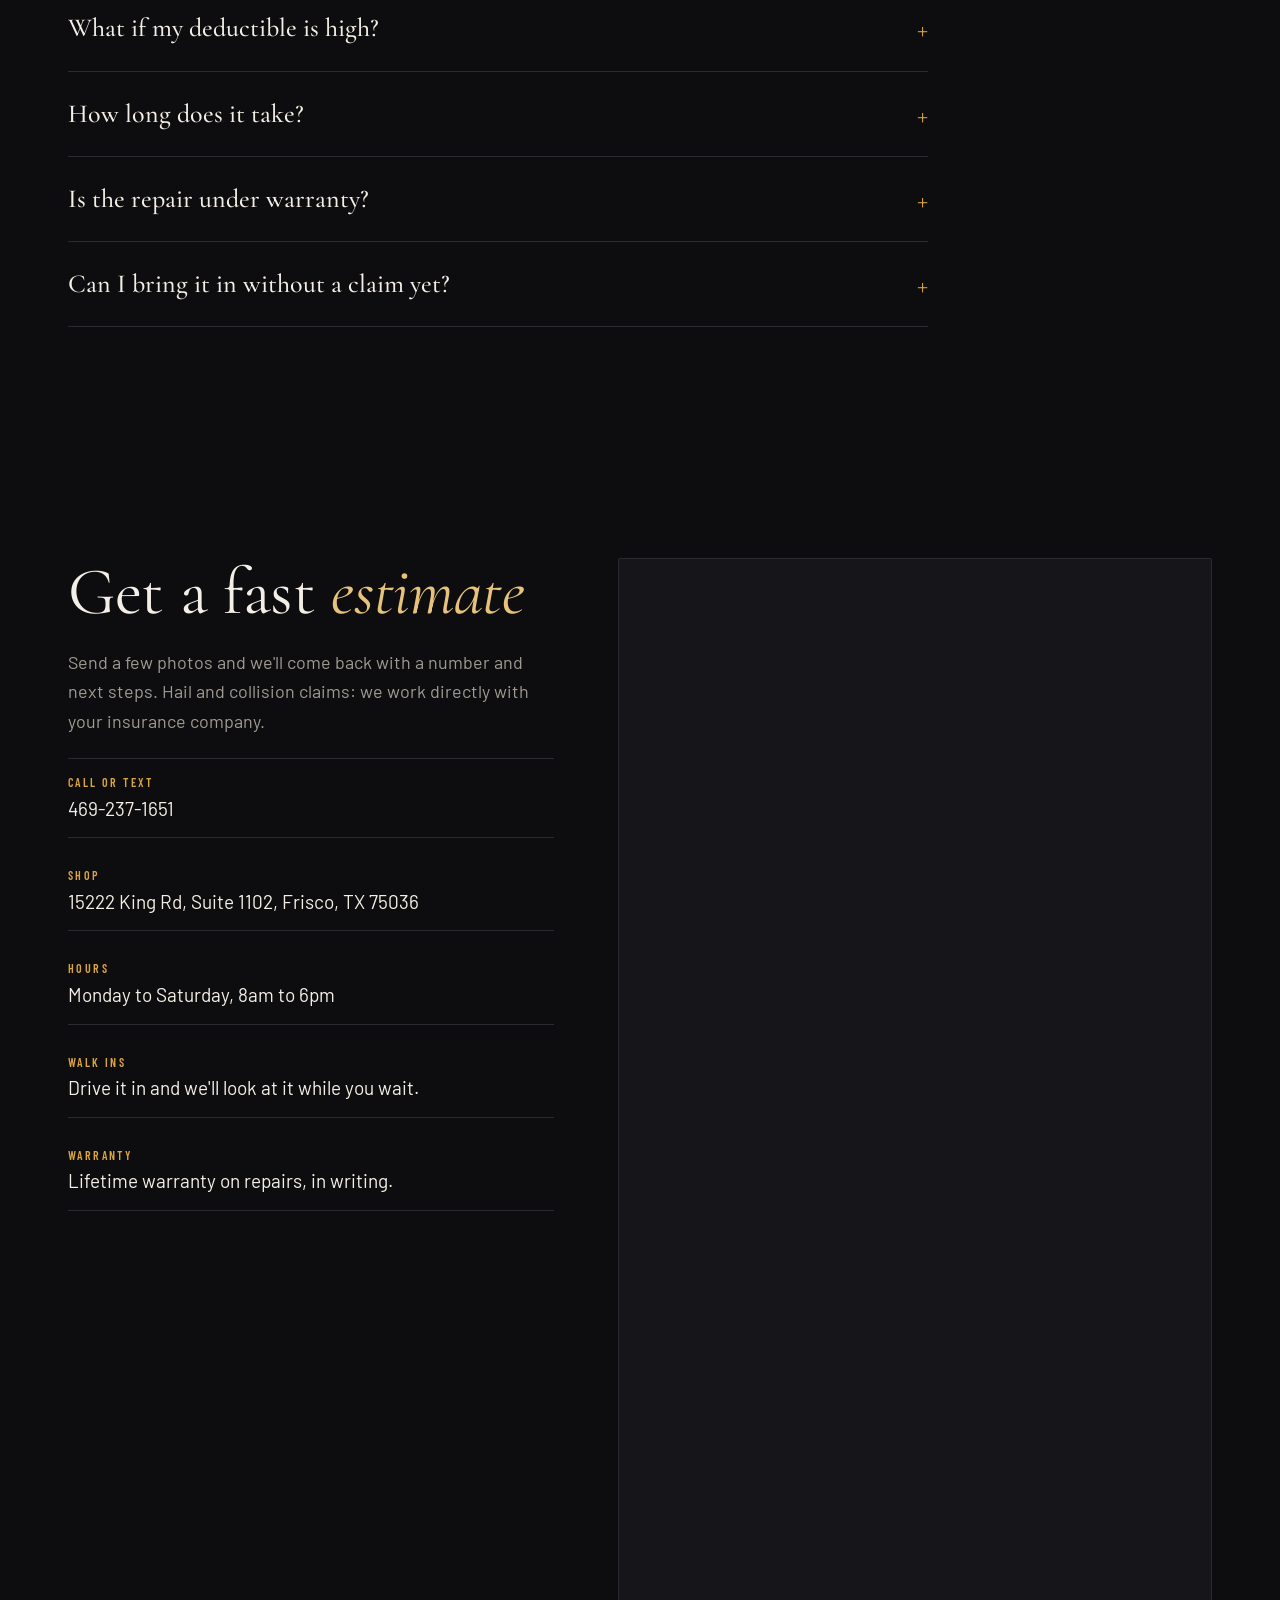
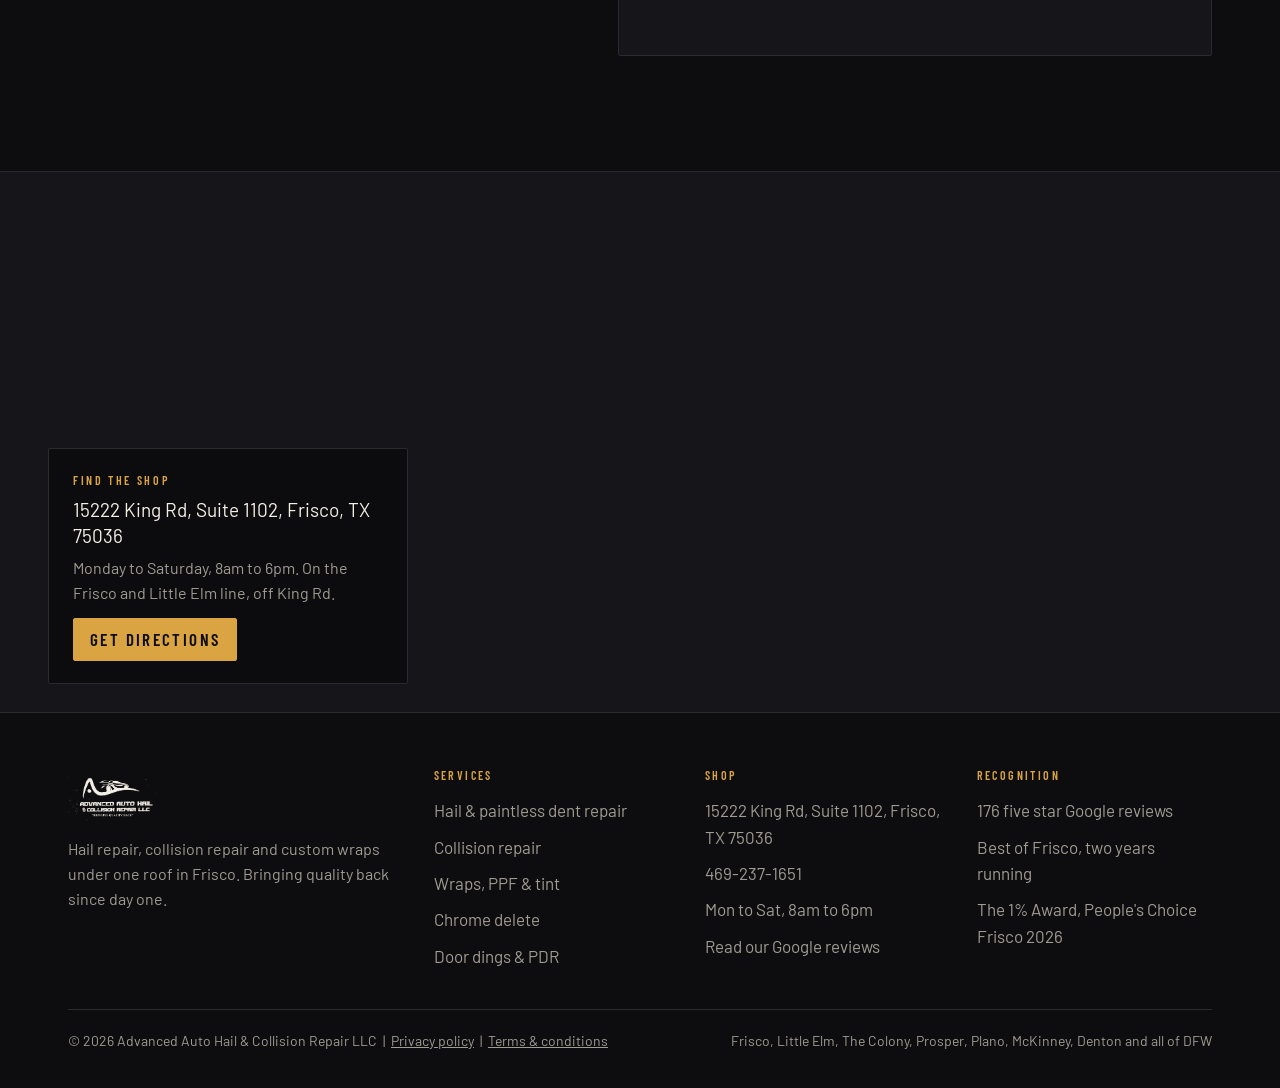
<file: hail-repair.html>
<!DOCTYPE html>
<html lang="en">
<head>
<meta charset="utf-8">
<meta name="viewport" content="width=device-width,initial-scale=1">
<title>Hail Repair in Frisco</title>
<meta name="description" content="Paintless dent repair for hail damage in Frisco and DFW. $0 out of pocket on most comprehensive claims. We handle the insurance.">
<link rel="stylesheet" href="css/site.css">
</head>
<body>
<script>document.documentElement.classList.add("js")</script>
<header class="site-head">
  <div class="wrap">
    <a class="brand" href="index.html" aria-label="Advanced Auto Hail &amp; Collision Repair home"><img src="media/img/logo-light.png" alt="Advanced Auto Hail &amp; Collision Repair"></a>
    <nav class="nav" aria-label="Main"><a href="index.html">Home</a><a href="hail-repair.html" aria-current="page">Hail</a><a href="collision-repair.html">Collision</a><a href="wraps.html">Wraps</a><a href="index.html#gallery">Gallery</a><a href="index.html#estimate">Contact</a></nav>
    <button class="menu-btn" aria-expanded="false" aria-controls="nav">Menu</button>
    <div class="head-cta">
      <a class="head-phone" href="tel:4692371651">469-237-1651</a>
      <a class="btn btn-gold" href="#estimate">Fast estimate</a>
    </div>
  </div>
</header>

<section class="page-hero">
  <img src="media/img/hail-dents-2.jpg" alt="">
  <div class="wrap">
    <p class="crumb"><a href="index.html">Home</a> / Hail repair</p>
    <h1>Hail dents on <em>your car?</em></h1>
    <p class="lede">Paintless dent repair, done under a line board light so nothing gets missed. Most comprehensive claims cost you nothing out of pocket.</p>
    <div class="hero-actions"><a class="btn btn-gold" href="#estimate">Get a fast estimate</a><a class="btn btn-ghost" href="tel:4692371651"><svg viewBox="0 0 24 24" fill="none" stroke="currentColor" stroke-width="2.2"><path d="M5 4h4l2 5-2.5 1.5a11 11 0 0 0 5 5L15 13l5 2v4a2 2 0 0 1-2 2A16 16 0 0 1 3 6a2 2 0 0 1 2-2z"/></svg>Call 469-237-1651</a></div>
  </div>
</section>

<section class="section">
  <div class="wrap cols">
    <div class="copy">
      <h2>What paintless dent repair <em>is</em></h2>
      <p>Hail leaves hundreds of small dents with the paint still intact. Instead of filling and repainting the panel, a PDR technician works each dent from behind with steel rods and from the front with glue tabs, watching the reflection in a striped light board until the panel reads flat again.</p>
      <p>The factory paint stays on the car. No body filler, no color match problems, no repainted panels showing up on a vehicle history report. That matters for resale and it matters for lease returns.</p>
      <p>The same technique fixes door dings and parking lot dents, with or without a claim.</p>
      <p>Some hail damage is too deep or sits on an edge where PDR can't reach. We'll tell you that at the estimate, and we do conventional repair in the same shop, so you never get sent somewhere else.</p>
    </div>
    <div class="copy">
      <div class="callout"><strong>$0 out of pocket</strong><p>Hail is a comprehensive claim, not collision. On most approved comprehensive hail claims the customer pays nothing out of pocket. Comprehensive claims don't carry the same rate impact as an at fault accident.</p></div>
      <div class="callout alert"><strong>DFW hail season</strong><p>Spring and a second window in September and October. If a storm came through and you haven't had the car checked under a light, dents you can't see in the driveway are still there. Drive it in. The inspection takes ten minutes.</p></div>
      <ul class="facts"><li><svg viewBox="0 0 24 24"><path d="M4 12.5l5 5L20 7"/></svg><span>We file the claim, meet the adjuster and handle the supplement</span></li><li><svg viewBox="0 0 24 24"><path d="M4 12.5l5 5L20 7"/></svg><span>Every insurance company accepted</span></li><li><svg viewBox="0 0 24 24"><path d="M4 12.5l5 5L20 7"/></svg><span>We help with your rental and explain your deductible up front</span></li><li><svg viewBox="0 0 24 24"><path d="M4 12.5l5 5L20 7"/></svg><span>Most vehicles done in days once the claim is approved</span></li><li><svg viewBox="0 0 24 24"><path d="M4 12.5l5 5L20 7"/></svg><span>Walk ins welcome for a free light inspection</span></li></ul>
    </div>
  </div>
  <div class="wrap" style="margin-top:clamp(40px,5vw,64px)">
    <div class="section-head" style="margin-bottom:28px"><h3>Insurance companies we work with</h3></div>
    <div class="insurers"><div><img src="media/img/ins/statefarm.png" alt="State Farm" loading="lazy"></div><div><img src="media/img/ins/allstate.png" alt="Allstate" loading="lazy"></div><div><img src="media/img/ins/geico.png" alt="GEICO" loading="lazy"></div><div><img src="media/img/ins/progressive.png" alt="Progressive" loading="lazy"></div><div><img src="media/img/ins/farmers.png" alt="Farmers Insurance" loading="lazy"></div><div><img src="media/img/ins/nationwide.png" alt="Nationwide" loading="lazy"></div></div><p class="insurers-note">And every other carrier. If you have a claim number, we can work with it.</p>
  </div>
</section>

<section class="section band">
  <div class="wrap">
    <div class="section-head"><h2>From the <em>light board</em></h2></div>
    <div class="gallery">
      <button class="tile tall" type="button" data-full="media/img/hail-dents.jpg" aria-label="Dents showing under the line board"><img src="media/img/hail-dents.jpg" alt="Dents showing under the line board" loading="lazy"><span class="cap">Dents showing under the line board</span></button>
      <button class="tile tall" type="button" data-full="media/img/hail-tech.jpg" aria-label="Working a dent from behind the panel"><img src="media/img/hail-tech.jpg" alt="Working a dent from behind the panel" loading="lazy"><span class="cap">Working a dent from behind the panel</span></button>
      <button class="tile wide" type="button" data-full="media/img/hail-hood.jpg" aria-label="Hood before repair"><img src="media/img/hail-hood.jpg" alt="Hood before repair" loading="lazy"><span class="cap">Hood before repair</span></button>
      <button class="tile " type="button" data-full="media/img/cust-tahoe.jpg" aria-label="Tahoe, hail repaired, $0 out of pocket"><img src="media/img/cust-tahoe.jpg" alt="Tahoe, hail repaired, $0 out of pocket" loading="lazy"><span class="cap">Tahoe, hail repaired, $0 out of pocket</span></button>
      <button class="tile " type="button" data-full="media/img/cust-crown.jpg" aria-label="Toyota Crown, hail repaired"><img src="media/img/cust-crown.jpg" alt="Toyota Crown, hail repaired" loading="lazy"><span class="cap">Toyota Crown, hail repaired</span></button>
    </div>
  </div>
</section>

<section class="section">
  <div class="wrap">
    <div class="section-head"><h2>Hail repair questions</h2></div>
    <div class="faq">
      <details><summary>Will a hail claim raise my rates?</summary><div class="a">Hail falls under comprehensive coverage, which covers things that happen to the car rather than things you did. Comprehensive claims are treated differently from at fault collision claims by most carriers. Your policy and your carrier decide the specifics, so check with your agent if you want it in writing.</div></details>
      <details><summary>What if my deductible is high?</summary><div class="a">Bring your claim paperwork and we'll walk you through what the estimate covers and what you'd owe before any work starts. On most comprehensive hail claims the customer ends up paying nothing out of pocket, but we'll tell you the number for your car, not a slogan.</div></details>
      <details><summary>How long does it take?</summary><div class="a">Light to moderate hail is usually two to four days once the claim is approved. Heavy hail with roof or hood replacement can run longer because of parts. Insurance approval is the part we can't control, so we start that the day you come in.</div></details>
      <details><summary>Is the repair under warranty?</summary><div class="a">Yes. Every repair comes with a lifetime warranty, in writing. Paintless dent repair doesn't involve paint or filler, so there's nothing to crack or fade.</div></details>
      <details><summary>Can I bring it in without a claim yet?</summary><div class="a">Yes. We'll inspect it under the light, photograph the damage and give you a written estimate you can send to your insurance company. If you want us to file for you, we do that too.</div></details>
    </div>
  </div>
</section>

<section class="section" id="estimate">
  <div class="wrap estimate">
    <div class="est-side">
      <h2>Get a fast <em>estimate</em></h2>
      <p class="lede">Send a few photos and we'll come back with a number and next steps. Hail and collision claims: we work directly with your insurance company.</p>
      <div class="contact-lines">
        <div><span class="k">Call or text</span><a class="v" href="tel:4692371651">469-237-1651</a></div>
        <div><span class="k">Shop</span><a class="v" href="https://www.google.com/maps/search/?api=1&query=Advanced+Auto+Hail+%26+Collision+Repair+15222+King+Rd+Frisco+TX" target="_blank" rel="noopener">15222 King Rd, Suite 1102, Frisco, TX 75036</a></div>
        <div><span class="k">Hours</span><span class="v">Monday to Saturday, 8am to 6pm</span></div>
        <div><span class="k">Walk ins</span><span class="v">Drive it in and we'll look at it while you wait.</span></div>
        <div><span class="k">Warranty</span><span class="v">Lifetime warranty on repairs, in writing.</span></div>
      </div>
    </div>
    <div>
      <div class="embed"><iframe src="https://api.leadconnectorhq.com/widget/form/kJ3RYTlvi8TvrTr4RVPB" style="width:100%;height:1096px;border:none;border-radius:4px" id="inline-kJ3RYTlvi8TvrTr4RVPB" data-layout="{'id':'INLINE'}" data-trigger-type="alwaysShow" data-trigger-value="" data-activation-type="alwaysActivated" data-activation-value="" data-deactivation-type="neverDeactivate" data-deactivation-value="" data-form-name="Advanced Auto Official Form" data-height="1096" data-layout-iframe-id="inline-kJ3RYTlvi8TvrTr4RVPB" data-form-id="kJ3RYTlvi8TvrTr4RVPB" title="Advanced Auto Official Form"></iframe>
<script src="https://link.msgsndr.com/js/form_embed.js"></script></div>
      <!--
      <form class="est" novalidate>
        <div class="field"><label>What do you need?</label>
          <div class="svc-choice"><label><input type="radio" name="service" value="hail" checked><span>Hail repair</span></label><label><input type="radio" name="service" value="collision"><span>Collision</span></label><label><input type="radio" name="service" value="wrap"><span>Wrap / PPF / tint</span></label></div>
        </div>
        <div class="f2">
          <div class="field"><label for="f-name">Name</label><input id="f-name" name="name" type="text" autocomplete="name" required></div>
          <div class="field"><label for="f-phone">Phone</label><input id="f-phone" name="phone" type="tel" autocomplete="tel" required></div>
        </div>
        <div class="f2">
          <div class="field"><label for="f-email">Email</label><input id="f-email" name="email" type="email" autocomplete="email"></div>
          <div class="field"><label for="f-vehicle">Year, make, model</label><input id="f-vehicle" name="vehicle" type="text" placeholder="2022 Toyota Camry"></div>
        </div>
        <div class="field"><label for="f-photos">Photos of the damage (optional)</label><input id="f-photos" name="photos" type="file" accept="image/*" multiple></div>
        <div class="field"><label for="f-msg">Anything we should know</label><textarea id="f-msg" name="message" placeholder="Insurance claim number, where the damage is, when you need it back"></textarea></div>
        <button class="btn btn-gold" type="submit">Send for an estimate</button>
        <p class="form-note">We reply by text or call during shop hours. Reply STOP to any text to opt out.</p>
      </form>
      <div class="form-done" role="status"><h3>Got it, <span class="who"></span></h3><p>We'll look at your photos and call or text you with an estimate. Need it faster? Call <a href="tel:4692371651">469-237-1651</a>.</p></div>
      -->
    </div>
  </div>
</section>
<section class="section map-section" id="map" aria-label="Shop location">
  <div class="map-wrap">
    <div id="gmap" hidden></div><iframe src="https://www.google.com/maps?q=Advanced+Auto+Hail+%26+Collision+Repair,+15222+King+Rd+Suite+1102,+Frisco,+TX+75036&z=16&output=embed" loading="lazy" referrerpolicy="no-referrer-when-downgrade" title="Map to Advanced Auto Hail &amp; Collision Repair"></iframe>
    <div class="map-card">
      <span class="k">Find the shop</span>
      <span class="addr">15222 King Rd, Suite 1102, Frisco, TX 75036</span>
      <span class="hrs">Monday to Saturday, 8am to 6pm. On the Frisco and Little Elm line, off King Rd.</span>
      <a class="btn btn-gold" href="https://www.google.com/maps/search/?api=1&query=Advanced+Auto+Hail+%26+Collision+Repair+15222+King+Rd+Frisco+TX" target="_blank" rel="noopener">Get directions</a>
    </div>
  </div>
</section>
<footer class="site-foot">
  <div class="wrap">
    <div class="foot-grid">
      <div class="foot-brand"><img src="media/img/logo-light.png" alt=""><p>Hail repair, collision repair and custom wraps under one roof in Frisco. Bringing quality back since day one.</p></div>
      <div><h4>Services</h4><ul><li><a href="hail-repair.html">Hail &amp; paintless dent repair</a></li><li><a href="collision-repair.html">Collision repair</a></li><li><a href="wraps.html">Wraps, PPF &amp; tint</a></li><li><a href="wraps.html#chrome">Chrome delete</a></li><li><a href="hail-repair.html">Door dings &amp; PDR</a></li></ul></div>
      <div><h4>Shop</h4><ul><li><a href="https://www.google.com/maps/search/?api=1&query=Advanced+Auto+Hail+%26+Collision+Repair+15222+King+Rd+Frisco+TX" target="_blank" rel="noopener">15222 King Rd, Suite 1102, Frisco, TX 75036</a></li><li><a href="tel:4692371651">469-237-1651</a></li><li>Mon to Sat, 8am to 6pm</li><li><a href="https://www.google.com/maps/search/?api=1&query=Advanced+Auto+Hail+%26+Collision+Repair+Frisco+TX" target="_blank" rel="noopener">Read our Google reviews</a></li></ul></div>
      <div><h4>Recognition</h4><ul><li>176 five star Google reviews</li><li>Best of Frisco, two years running</li><li>The 1% Award, People's Choice Frisco 2026</li></ul></div>
    </div>
    <div class="foot-bottom"><span>&copy; 2026 Advanced Auto Hail &amp; Collision Repair LLC &nbsp;|&nbsp; <a href="privacy.html">Privacy policy</a> &nbsp;|&nbsp; <a href="terms.html">Terms &amp; conditions</a></span><span>Frisco, Little Elm, The Colony, Prosper, Plano, McKinney, Denton and all of DFW</span></div>
  </div>
</footer>
<div class="callbar"><a href="tel:4692371651">Call the shop</a><a href="#estimate">Get an estimate</a></div>
<div class="lightbox" aria-modal="true" role="dialog"><button type="button">Close</button><img alt=""></div>
<script src="js/site.js"></script>
</body>
</html>
</file>
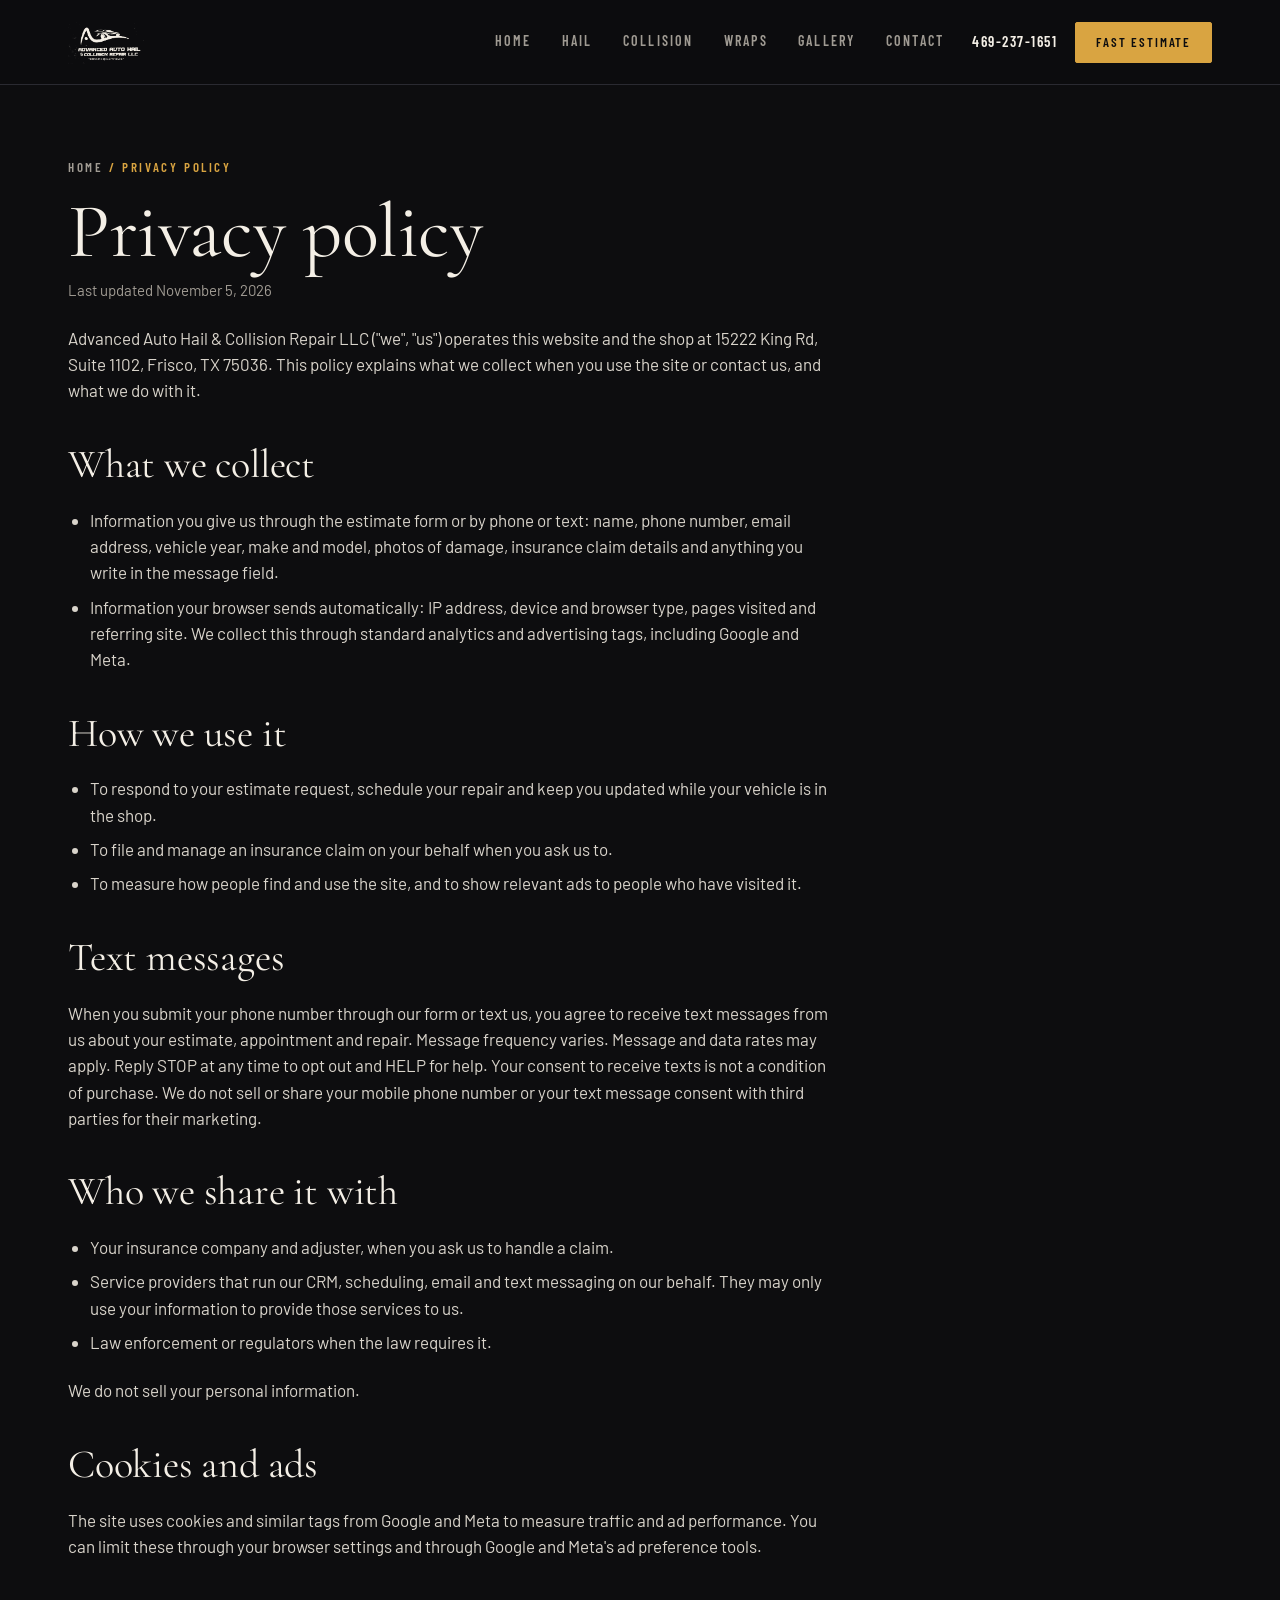
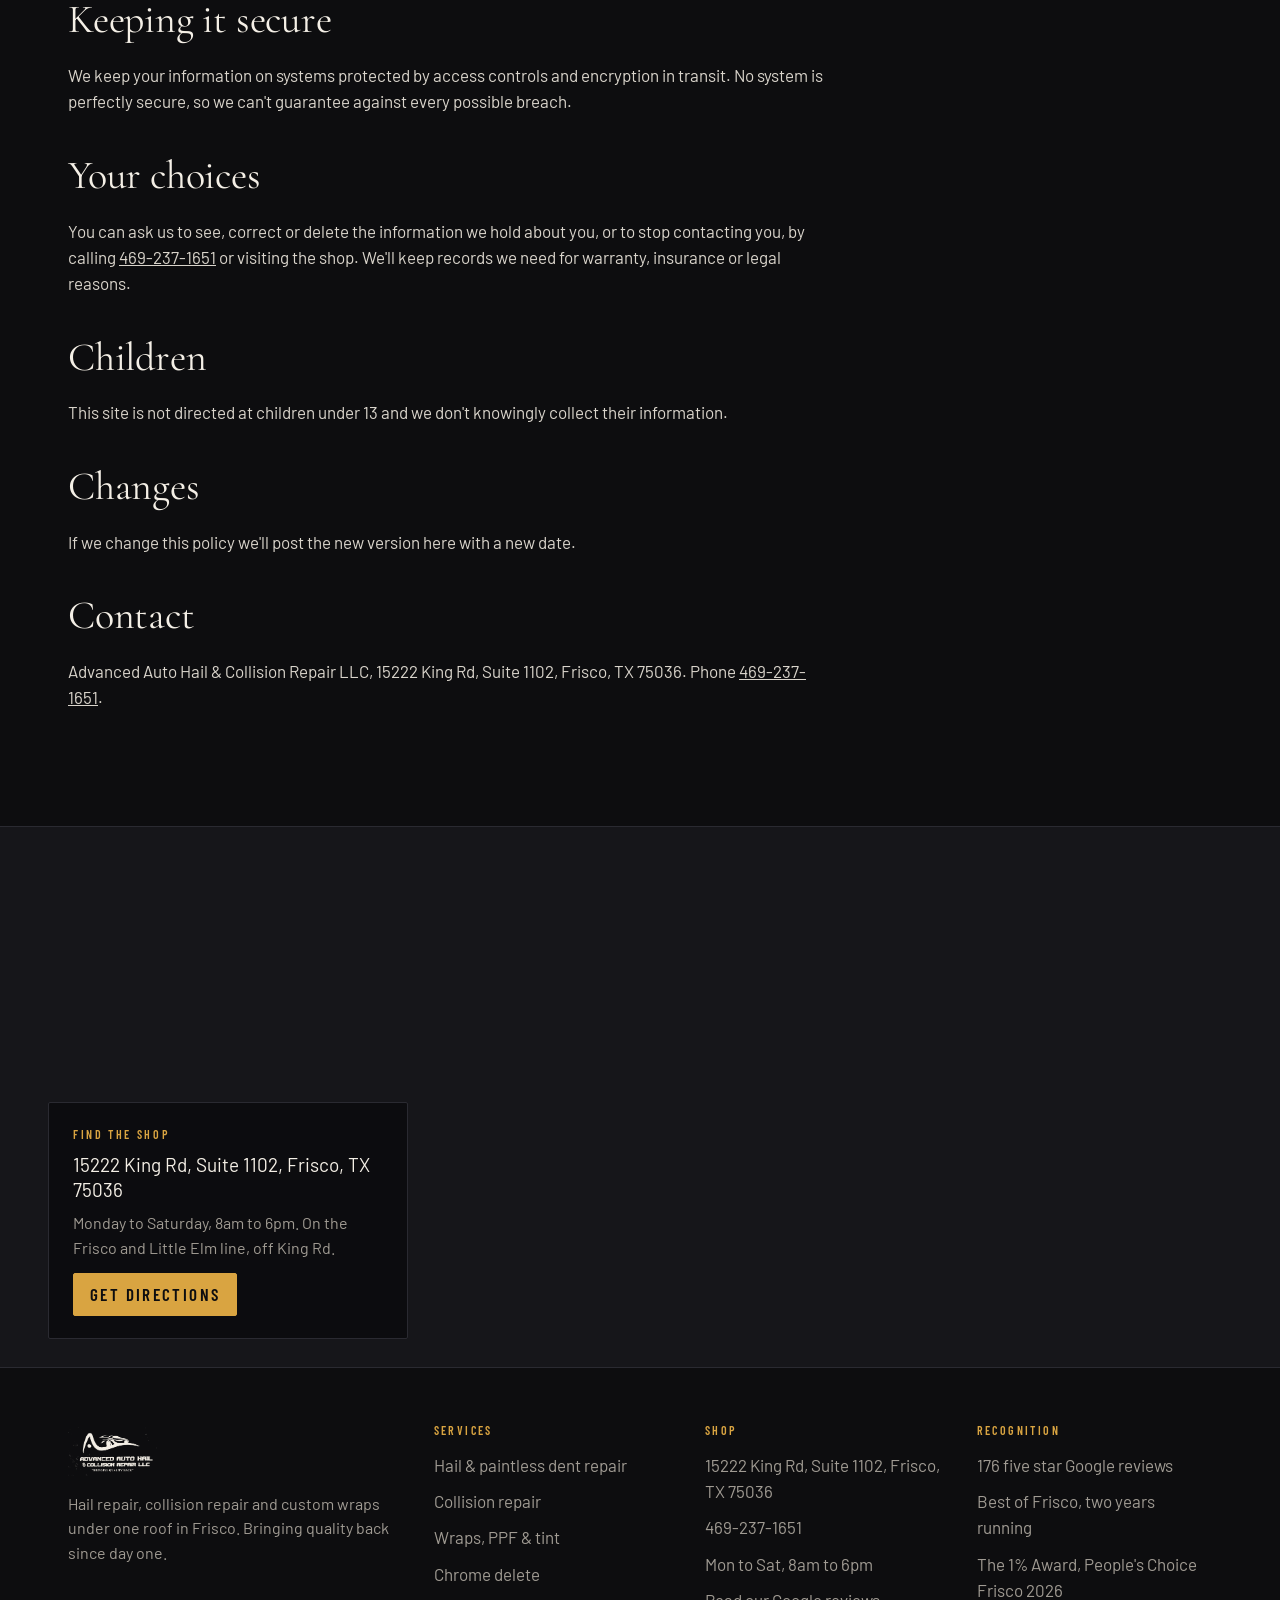
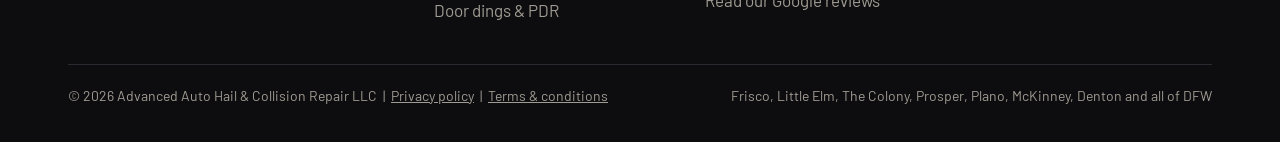
<file: privacy.html>
<!DOCTYPE html>
<html lang="en">
<head>
<meta charset="utf-8">
<meta name="viewport" content="width=device-width,initial-scale=1">
<title>Privacy Policy</title>
<meta name="description" content="Privacy Policy for Advanced Auto Hail & Collision Repair, Frisco TX.">
<link rel="stylesheet" href="css/site.css">
</head>
<body>
<script>document.documentElement.classList.add("js")</script>
<header class="site-head">
  <div class="wrap">
    <a class="brand" href="index.html" aria-label="Advanced Auto Hail &amp; Collision Repair home"><img src="media/img/logo-light.png" alt="Advanced Auto Hail &amp; Collision Repair"></a>
    <nav class="nav" aria-label="Main"><a href="index.html">Home</a><a href="hail-repair.html">Hail</a><a href="collision-repair.html">Collision</a><a href="wraps.html">Wraps</a><a href="index.html#gallery">Gallery</a><a href="index.html#estimate">Contact</a></nav>
    <button class="menu-btn" aria-expanded="false" aria-controls="nav">Menu</button>
    <div class="head-cta">
      <a class="head-phone" href="tel:4692371651">469-237-1651</a>
      <a class="btn btn-gold" href="#estimate">Fast estimate</a>
    </div>
  </div>
</header>

<section class="section" style="padding-top:clamp(40px,6vw,72px)">
  <div class="wrap">
    <p class="crumb"><a href="index.html">Home</a> / Privacy policy</p>
    <h1 style="font-size:clamp(44px,6vw,88px);margin:16px 0 8px">Privacy policy</h1>
    <div class="legal">
      <p class="updated">Last updated November 5, 2026</p>
      
<p>Advanced Auto Hail &amp; Collision Repair LLC ("we", "us") operates this website and the shop at 15222 King Rd, Suite 1102, Frisco, TX 75036. This policy explains what we collect when you use the site or contact us, and what we do with it.</p>
<h2>What we collect</h2>
<ul><li>Information you give us through the estimate form or by phone or text: name, phone number, email address, vehicle year, make and model, photos of damage, insurance claim details and anything you write in the message field.</li><li>Information your browser sends automatically: IP address, device and browser type, pages visited and referring site. We collect this through standard analytics and advertising tags, including Google and Meta.</li></ul>
<h2>How we use it</h2>
<ul><li>To respond to your estimate request, schedule your repair and keep you updated while your vehicle is in the shop.</li><li>To file and manage an insurance claim on your behalf when you ask us to.</li><li>To measure how people find and use the site, and to show relevant ads to people who have visited it.</li></ul>
<h2>Text messages</h2>
<p>When you submit your phone number through our form or text us, you agree to receive text messages from us about your estimate, appointment and repair. Message frequency varies. Message and data rates may apply. Reply STOP at any time to opt out and HELP for help. Your consent to receive texts is not a condition of purchase. We do not sell or share your mobile phone number or your text message consent with third parties for their marketing.</p>
<h2>Who we share it with</h2>
<ul><li>Your insurance company and adjuster, when you ask us to handle a claim.</li><li>Service providers that run our CRM, scheduling, email and text messaging on our behalf. They may only use your information to provide those services to us.</li><li>Law enforcement or regulators when the law requires it.</li></ul>
<p>We do not sell your personal information.</p>
<h2>Cookies and ads</h2>
<p>The site uses cookies and similar tags from Google and Meta to measure traffic and ad performance. You can limit these through your browser settings and through Google and Meta's ad preference tools.</p>
<h2>Keeping it secure</h2>
<p>We keep your information on systems protected by access controls and encryption in transit. No system is perfectly secure, so we can't guarantee against every possible breach.</p>
<h2>Your choices</h2>
<p>You can ask us to see, correct or delete the information we hold about you, or to stop contacting you, by calling <a href="tel:4692371651">469-237-1651</a> or visiting the shop. We'll keep records we need for warranty, insurance or legal reasons.</p>
<h2>Children</h2>
<p>This site is not directed at children under 13 and we don't knowingly collect their information.</p>
<h2>Changes</h2>
<p>If we change this policy we'll post the new version here with a new date.</p>
<h2>Contact</h2>
<p>Advanced Auto Hail &amp; Collision Repair LLC, 15222 King Rd, Suite 1102, Frisco, TX 75036. Phone <a href="tel:4692371651">469-237-1651</a>.</p>

    </div>
  </div>
</section>
<section class="section map-section" id="map" aria-label="Shop location">
  <div class="map-wrap">
    <div id="gmap" hidden></div><iframe src="https://www.google.com/maps?q=Advanced+Auto+Hail+%26+Collision+Repair,+15222+King+Rd+Suite+1102,+Frisco,+TX+75036&z=16&output=embed" loading="lazy" referrerpolicy="no-referrer-when-downgrade" title="Map to Advanced Auto Hail &amp; Collision Repair"></iframe>
    <div class="map-card">
      <span class="k">Find the shop</span>
      <span class="addr">15222 King Rd, Suite 1102, Frisco, TX 75036</span>
      <span class="hrs">Monday to Saturday, 8am to 6pm. On the Frisco and Little Elm line, off King Rd.</span>
      <a class="btn btn-gold" href="https://www.google.com/maps/search/?api=1&query=Advanced+Auto+Hail+%26+Collision+Repair+15222+King+Rd+Frisco+TX" target="_blank" rel="noopener">Get directions</a>
    </div>
  </div>
</section>
<footer class="site-foot">
  <div class="wrap">
    <div class="foot-grid">
      <div class="foot-brand"><img src="media/img/logo-light.png" alt=""><p>Hail repair, collision repair and custom wraps under one roof in Frisco. Bringing quality back since day one.</p></div>
      <div><h4>Services</h4><ul><li><a href="hail-repair.html">Hail &amp; paintless dent repair</a></li><li><a href="collision-repair.html">Collision repair</a></li><li><a href="wraps.html">Wraps, PPF &amp; tint</a></li><li><a href="wraps.html#chrome">Chrome delete</a></li><li><a href="hail-repair.html">Door dings &amp; PDR</a></li></ul></div>
      <div><h4>Shop</h4><ul><li><a href="https://www.google.com/maps/search/?api=1&query=Advanced+Auto+Hail+%26+Collision+Repair+15222+King+Rd+Frisco+TX" target="_blank" rel="noopener">15222 King Rd, Suite 1102, Frisco, TX 75036</a></li><li><a href="tel:4692371651">469-237-1651</a></li><li>Mon to Sat, 8am to 6pm</li><li><a href="https://www.google.com/maps/search/?api=1&query=Advanced+Auto+Hail+%26+Collision+Repair+Frisco+TX" target="_blank" rel="noopener">Read our Google reviews</a></li></ul></div>
      <div><h4>Recognition</h4><ul><li>176 five star Google reviews</li><li>Best of Frisco, two years running</li><li>The 1% Award, People's Choice Frisco 2026</li></ul></div>
    </div>
    <div class="foot-bottom"><span>&copy; 2026 Advanced Auto Hail &amp; Collision Repair LLC &nbsp;|&nbsp; <a href="privacy.html">Privacy policy</a> &nbsp;|&nbsp; <a href="terms.html">Terms &amp; conditions</a></span><span>Frisco, Little Elm, The Colony, Prosper, Plano, McKinney, Denton and all of DFW</span></div>
  </div>
</footer>
<div class="callbar"><a href="tel:4692371651">Call the shop</a><a href="#estimate">Get an estimate</a></div>
<div class="lightbox" aria-modal="true" role="dialog"><button type="button">Close</button><img alt=""></div>
<script src="js/site.js"></script>
</body>
</html>
</file>
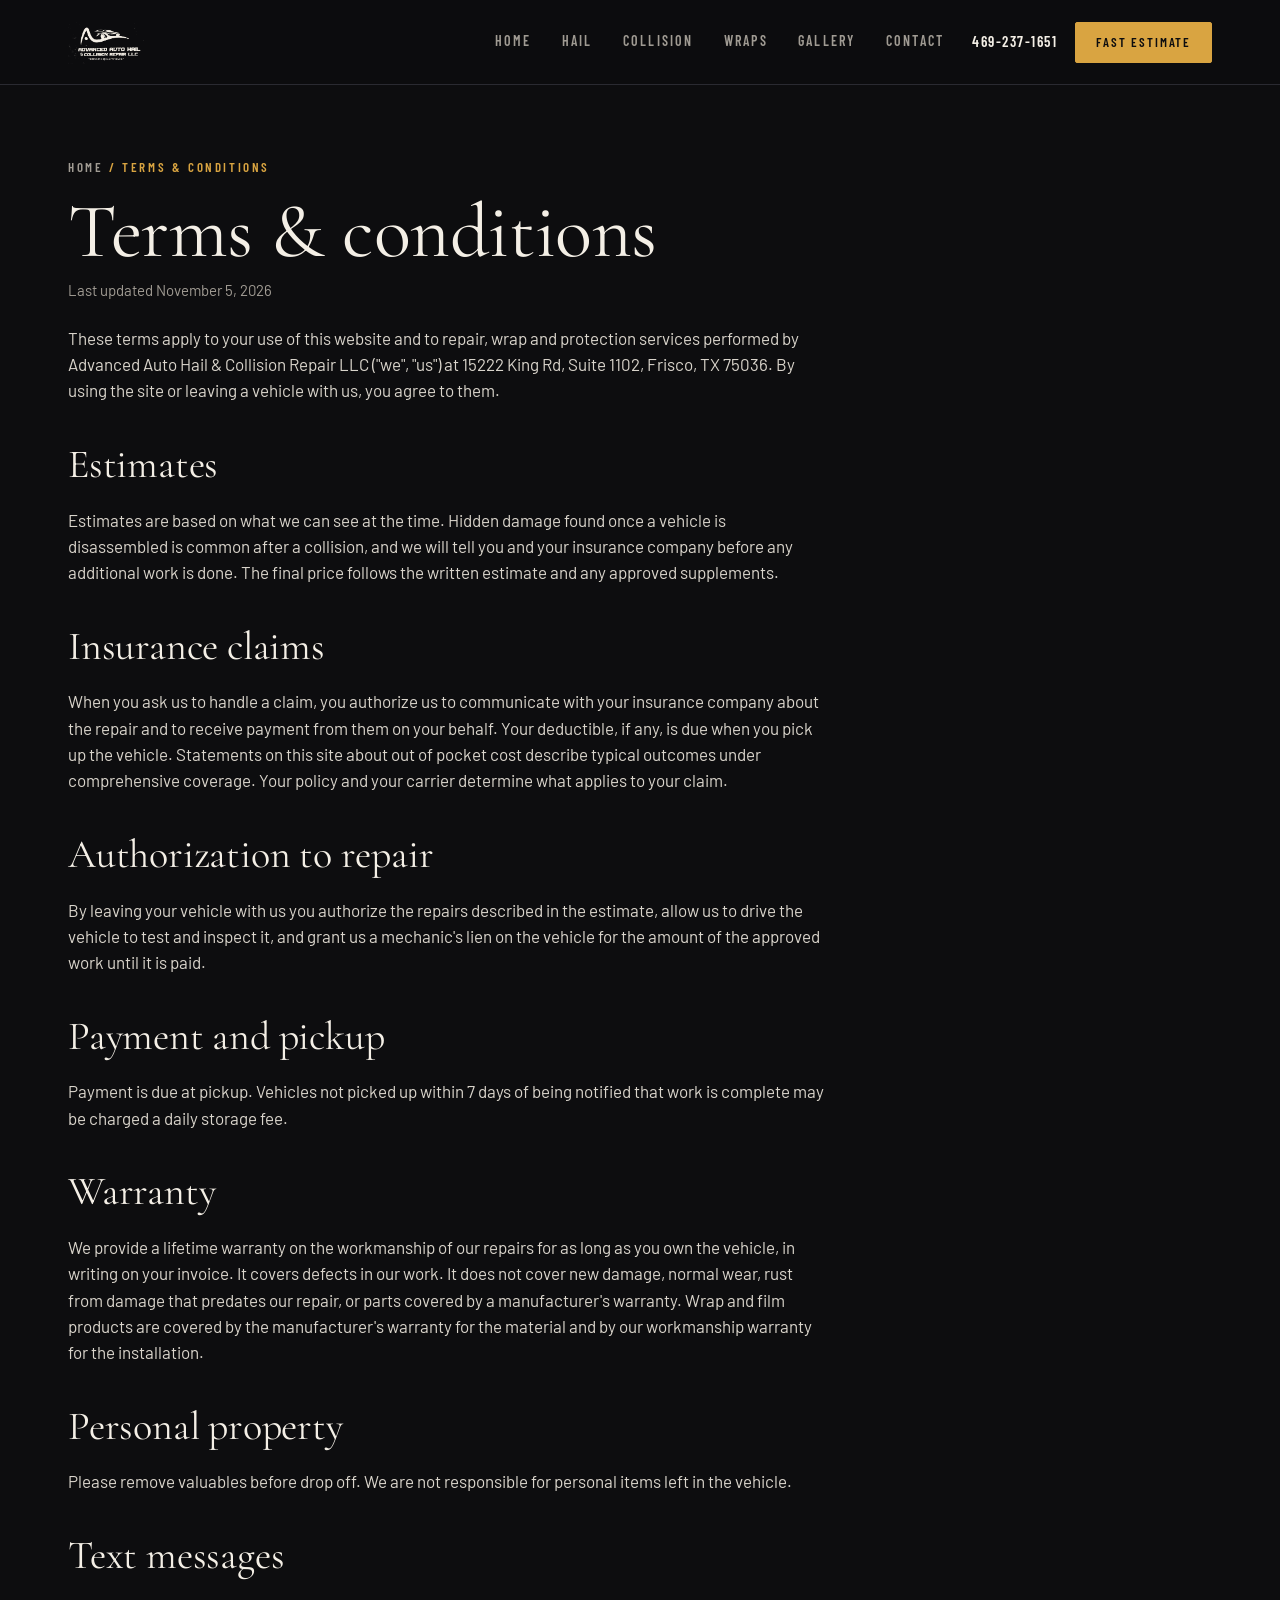
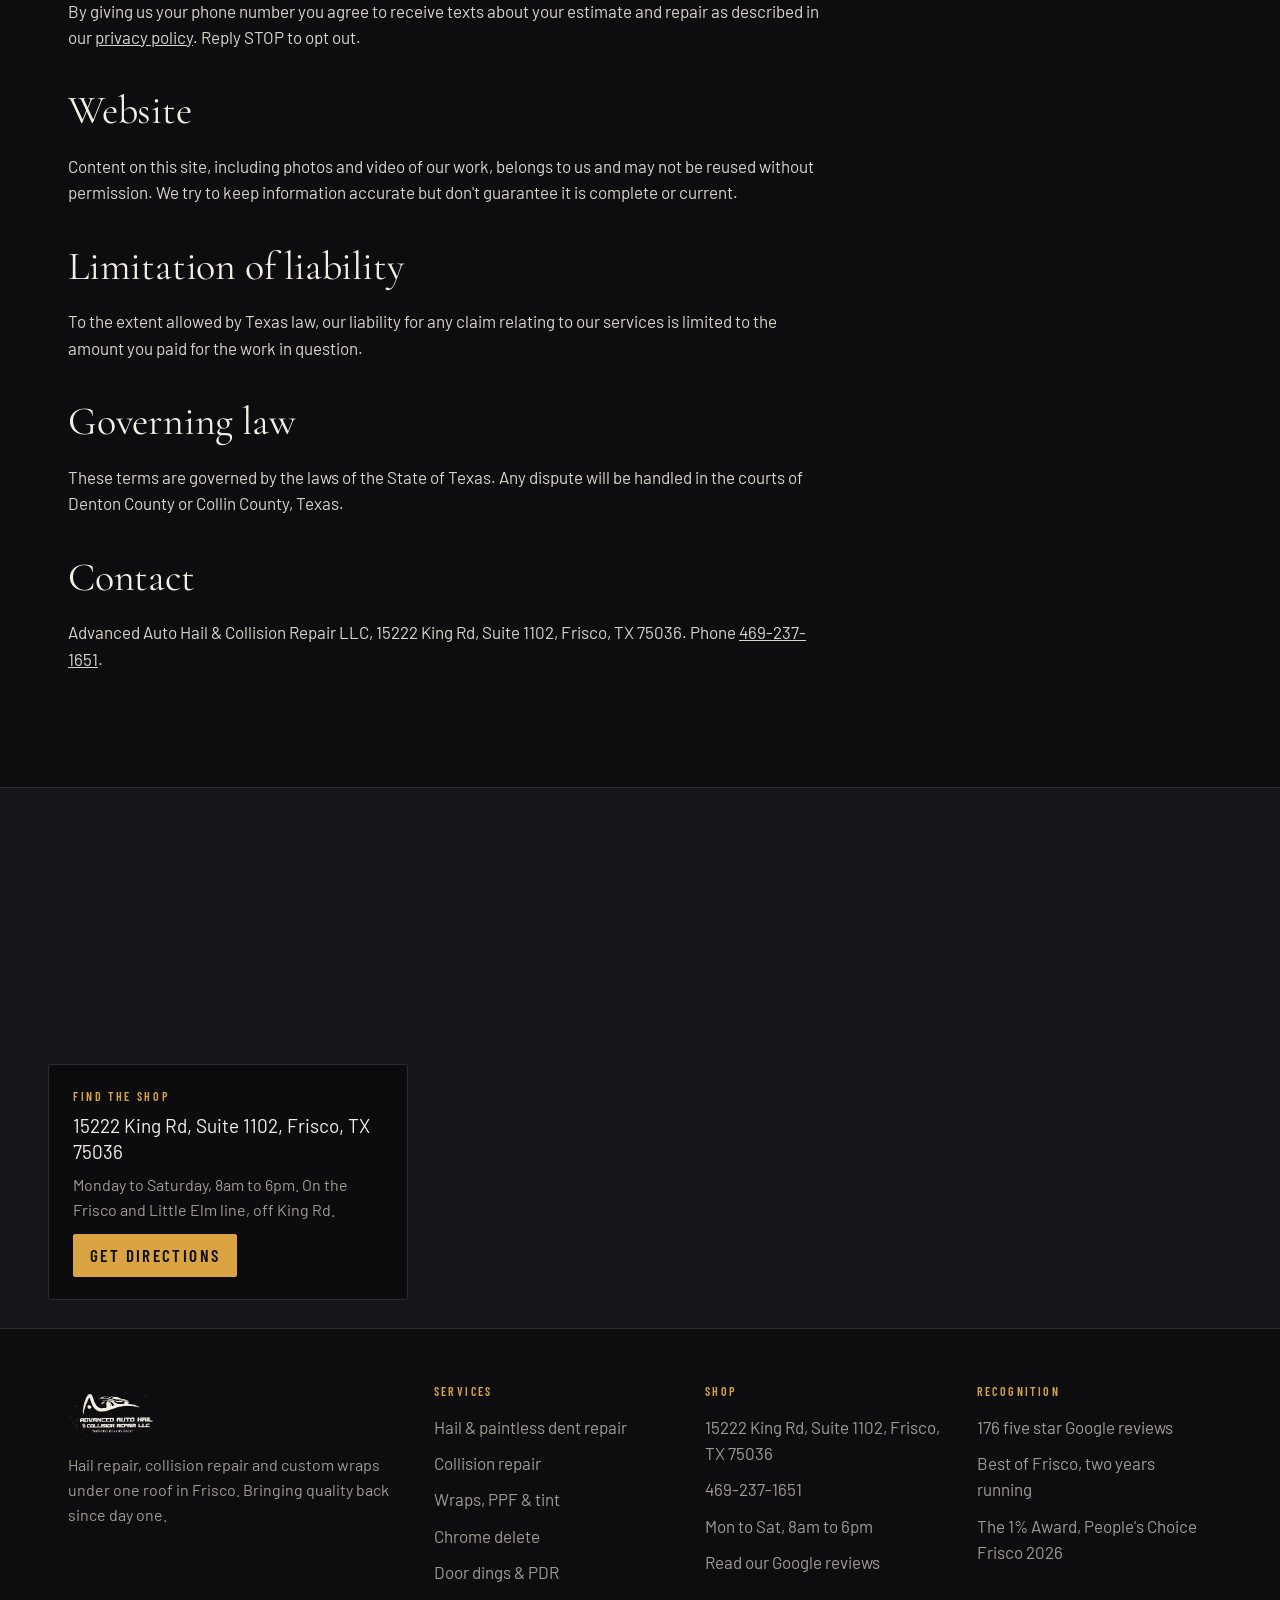
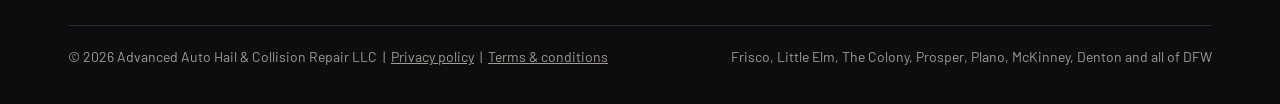
<file: terms.html>
<!DOCTYPE html>
<html lang="en">
<head>
<meta charset="utf-8">
<meta name="viewport" content="width=device-width,initial-scale=1">
<title>Terms & Conditions</title>
<meta name="description" content="Terms & Conditions for Advanced Auto Hail & Collision Repair, Frisco TX.">
<link rel="stylesheet" href="css/site.css">
</head>
<body>
<script>document.documentElement.classList.add("js")</script>
<header class="site-head">
  <div class="wrap">
    <a class="brand" href="index.html" aria-label="Advanced Auto Hail &amp; Collision Repair home"><img src="media/img/logo-light.png" alt="Advanced Auto Hail &amp; Collision Repair"></a>
    <nav class="nav" aria-label="Main"><a href="index.html">Home</a><a href="hail-repair.html">Hail</a><a href="collision-repair.html">Collision</a><a href="wraps.html">Wraps</a><a href="index.html#gallery">Gallery</a><a href="index.html#estimate">Contact</a></nav>
    <button class="menu-btn" aria-expanded="false" aria-controls="nav">Menu</button>
    <div class="head-cta">
      <a class="head-phone" href="tel:4692371651">469-237-1651</a>
      <a class="btn btn-gold" href="#estimate">Fast estimate</a>
    </div>
  </div>
</header>

<section class="section" style="padding-top:clamp(40px,6vw,72px)">
  <div class="wrap">
    <p class="crumb"><a href="index.html">Home</a> / Terms &amp; conditions</p>
    <h1 style="font-size:clamp(44px,6vw,88px);margin:16px 0 8px">Terms &amp; conditions</h1>
    <div class="legal">
      <p class="updated">Last updated November 5, 2026</p>
      
<p>These terms apply to your use of this website and to repair, wrap and protection services performed by Advanced Auto Hail &amp; Collision Repair LLC ("we", "us") at 15222 King Rd, Suite 1102, Frisco, TX 75036. By using the site or leaving a vehicle with us, you agree to them.</p>
<h2>Estimates</h2>
<p>Estimates are based on what we can see at the time. Hidden damage found once a vehicle is disassembled is common after a collision, and we will tell you and your insurance company before any additional work is done. The final price follows the written estimate and any approved supplements.</p>
<h2>Insurance claims</h2>
<p>When you ask us to handle a claim, you authorize us to communicate with your insurance company about the repair and to receive payment from them on your behalf. Your deductible, if any, is due when you pick up the vehicle. Statements on this site about out of pocket cost describe typical outcomes under comprehensive coverage. Your policy and your carrier determine what applies to your claim.</p>
<h2>Authorization to repair</h2>
<p>By leaving your vehicle with us you authorize the repairs described in the estimate, allow us to drive the vehicle to test and inspect it, and grant us a mechanic's lien on the vehicle for the amount of the approved work until it is paid.</p>
<h2>Payment and pickup</h2>
<p>Payment is due at pickup. Vehicles not picked up within 7 days of being notified that work is complete may be charged a daily storage fee.</p>
<h2>Warranty</h2>
<p>We provide a lifetime warranty on the workmanship of our repairs for as long as you own the vehicle, in writing on your invoice. It covers defects in our work. It does not cover new damage, normal wear, rust from damage that predates our repair, or parts covered by a manufacturer's warranty. Wrap and film products are covered by the manufacturer's warranty for the material and by our workmanship warranty for the installation.</p>
<h2>Personal property</h2>
<p>Please remove valuables before drop off. We are not responsible for personal items left in the vehicle.</p>
<h2>Text messages</h2>
<p>By giving us your phone number you agree to receive texts about your estimate and repair as described in our <a href="privacy.html">privacy policy</a>. Reply STOP to opt out.</p>
<h2>Website</h2>
<p>Content on this site, including photos and video of our work, belongs to us and may not be reused without permission. We try to keep information accurate but don't guarantee it is complete or current.</p>
<h2>Limitation of liability</h2>
<p>To the extent allowed by Texas law, our liability for any claim relating to our services is limited to the amount you paid for the work in question.</p>
<h2>Governing law</h2>
<p>These terms are governed by the laws of the State of Texas. Any dispute will be handled in the courts of Denton County or Collin County, Texas.</p>
<h2>Contact</h2>
<p>Advanced Auto Hail &amp; Collision Repair LLC, 15222 King Rd, Suite 1102, Frisco, TX 75036. Phone <a href="tel:4692371651">469-237-1651</a>.</p>

    </div>
  </div>
</section>
<section class="section map-section" id="map" aria-label="Shop location">
  <div class="map-wrap">
    <div id="gmap" hidden></div><iframe src="https://www.google.com/maps?q=Advanced+Auto+Hail+%26+Collision+Repair,+15222+King+Rd+Suite+1102,+Frisco,+TX+75036&z=16&output=embed" loading="lazy" referrerpolicy="no-referrer-when-downgrade" title="Map to Advanced Auto Hail &amp; Collision Repair"></iframe>
    <div class="map-card">
      <span class="k">Find the shop</span>
      <span class="addr">15222 King Rd, Suite 1102, Frisco, TX 75036</span>
      <span class="hrs">Monday to Saturday, 8am to 6pm. On the Frisco and Little Elm line, off King Rd.</span>
      <a class="btn btn-gold" href="https://www.google.com/maps/search/?api=1&query=Advanced+Auto+Hail+%26+Collision+Repair+15222+King+Rd+Frisco+TX" target="_blank" rel="noopener">Get directions</a>
    </div>
  </div>
</section>
<footer class="site-foot">
  <div class="wrap">
    <div class="foot-grid">
      <div class="foot-brand"><img src="media/img/logo-light.png" alt=""><p>Hail repair, collision repair and custom wraps under one roof in Frisco. Bringing quality back since day one.</p></div>
      <div><h4>Services</h4><ul><li><a href="hail-repair.html">Hail &amp; paintless dent repair</a></li><li><a href="collision-repair.html">Collision repair</a></li><li><a href="wraps.html">Wraps, PPF &amp; tint</a></li><li><a href="wraps.html#chrome">Chrome delete</a></li><li><a href="hail-repair.html">Door dings &amp; PDR</a></li></ul></div>
      <div><h4>Shop</h4><ul><li><a href="https://www.google.com/maps/search/?api=1&query=Advanced+Auto+Hail+%26+Collision+Repair+15222+King+Rd+Frisco+TX" target="_blank" rel="noopener">15222 King Rd, Suite 1102, Frisco, TX 75036</a></li><li><a href="tel:4692371651">469-237-1651</a></li><li>Mon to Sat, 8am to 6pm</li><li><a href="https://www.google.com/maps/search/?api=1&query=Advanced+Auto+Hail+%26+Collision+Repair+Frisco+TX" target="_blank" rel="noopener">Read our Google reviews</a></li></ul></div>
      <div><h4>Recognition</h4><ul><li>176 five star Google reviews</li><li>Best of Frisco, two years running</li><li>The 1% Award, People's Choice Frisco 2026</li></ul></div>
    </div>
    <div class="foot-bottom"><span>&copy; 2026 Advanced Auto Hail &amp; Collision Repair LLC &nbsp;|&nbsp; <a href="privacy.html">Privacy policy</a> &nbsp;|&nbsp; <a href="terms.html">Terms &amp; conditions</a></span><span>Frisco, Little Elm, The Colony, Prosper, Plano, McKinney, Denton and all of DFW</span></div>
  </div>
</footer>
<div class="callbar"><a href="tel:4692371651">Call the shop</a><a href="#estimate">Get an estimate</a></div>
<div class="lightbox" aria-modal="true" role="dialog"><button type="button">Close</button><img alt=""></div>
<script src="js/site.js"></script>
</body>
</html>
</file>
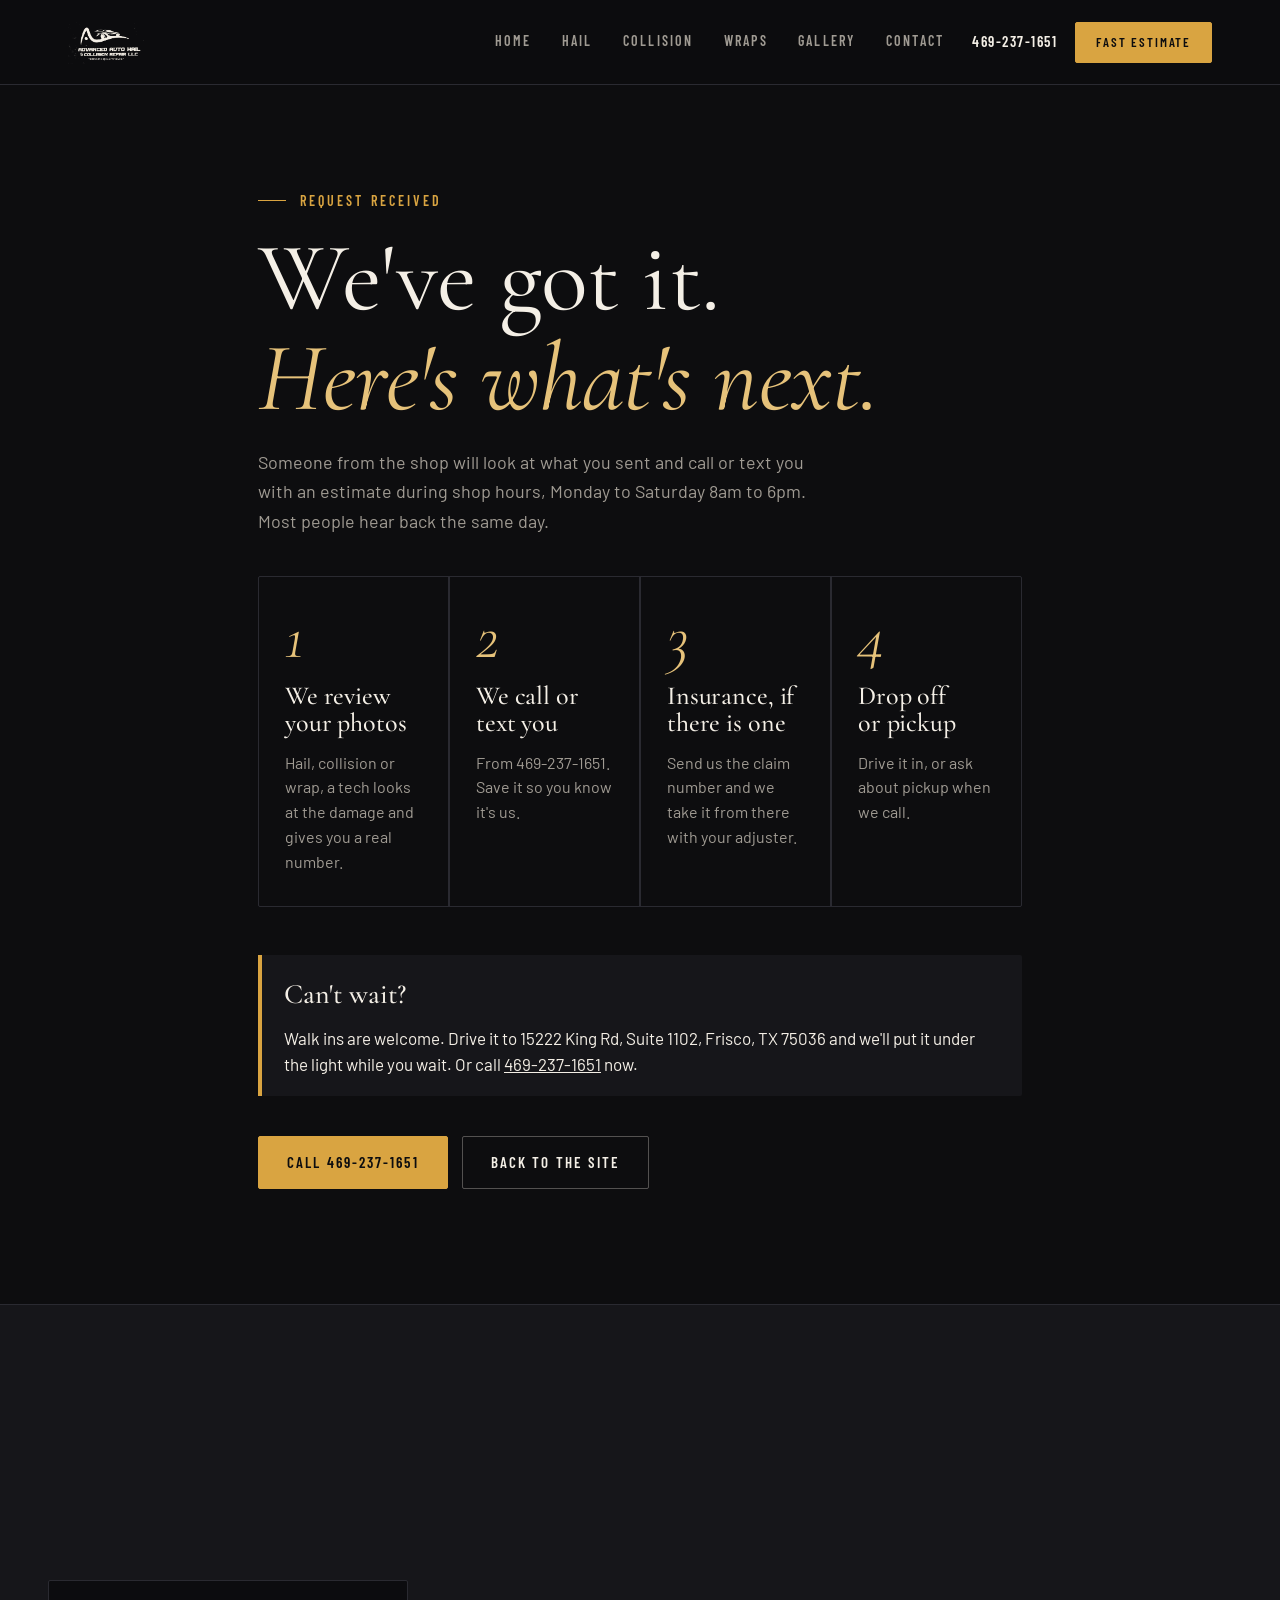
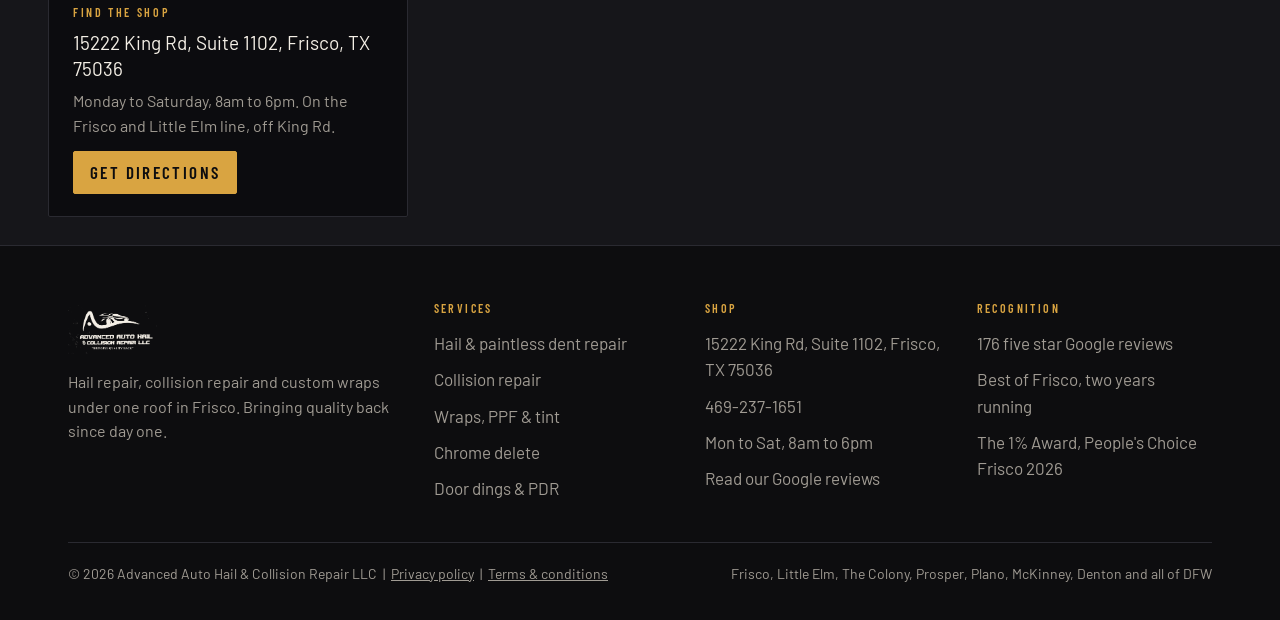
<file: thank-you.html>
<!DOCTYPE html>
<html lang="en">
<head>
<meta charset="utf-8">
<meta name="viewport" content="width=device-width,initial-scale=1">
<title>Thank You</title>
<meta name="description" content="We got your estimate request. Here is what happens next.">
<link rel="stylesheet" href="css/site.css">
</head>
<body>
<script>document.documentElement.classList.add("js")</script>
<header class="site-head">
  <div class="wrap">
    <a class="brand" href="index.html" aria-label="Advanced Auto Hail &amp; Collision Repair home"><img src="media/img/logo-light.png" alt="Advanced Auto Hail &amp; Collision Repair"></a>
    <nav class="nav" aria-label="Main"><a href="index.html">Home</a><a href="hail-repair.html">Hail</a><a href="collision-repair.html">Collision</a><a href="wraps.html">Wraps</a><a href="index.html#gallery">Gallery</a><a href="index.html#estimate">Contact</a></nav>
    <button class="menu-btn" aria-expanded="false" aria-controls="nav">Menu</button>
    <div class="head-cta">
      <a class="head-phone" href="tel:4692371651">469-237-1651</a>
      <a class="btn btn-gold" href="#estimate">Fast estimate</a>
    </div>
  </div>
</header>

<section class="section" style="padding-top:clamp(56px,8vw,96px)">
  <div class="wrap" style="max-width:860px">
    <span class="eyebrow">Request received</span>
    <h1 style="margin:18px 0 20px">We've got it. <em>Here's what's next.</em></h1>
    <p class="lede" style="margin-bottom:40px">Someone from the shop will look at what you sent and call or text you with an estimate during shop hours, Monday to Saturday 8am to 6pm. Most people hear back the same day.</p>
    <div class="steps" style="margin-bottom:48px">
      <div class="step"><span class="n">1</span><h3>We review your photos</h3><p>Hail, collision or wrap, a tech looks at the damage and gives you a real number.</p></div>
      <div class="step"><span class="n">2</span><h3>We call or text you</h3><p>From 469-237-1651. Save it so you know it's us.</p></div>
      <div class="step"><span class="n">3</span><h3>Insurance, if there is one</h3><p>Send us the claim number and we take it from there with your adjuster.</p></div>
      <div class="step"><span class="n">4</span><h3>Drop off or pickup</h3><p>Drive it in, or ask about pickup when we call.</p></div>
    </div>
    <div class="callout" style="margin-bottom:40px"><strong>Can't wait?</strong><p>Walk ins are welcome. Drive it to 15222 King Rd, Suite 1102, Frisco, TX 75036 and we'll put it under the light while you wait. Or call <a href="tel:4692371651">469-237-1651</a> now.</p></div>
    <div class="hero-actions"><a class="btn btn-gold" href="tel:4692371651">Call 469-237-1651</a><a class="btn btn-ghost" href="index.html">Back to the site</a></div>
  </div>
</section>
<section class="section map-section" id="map" aria-label="Shop location">
  <div class="map-wrap">
    <div id="gmap" hidden></div><iframe src="https://www.google.com/maps?q=Advanced+Auto+Hail+%26+Collision+Repair,+15222+King+Rd+Suite+1102,+Frisco,+TX+75036&z=16&output=embed" loading="lazy" referrerpolicy="no-referrer-when-downgrade" title="Map to Advanced Auto Hail &amp; Collision Repair"></iframe>
    <div class="map-card">
      <span class="k">Find the shop</span>
      <span class="addr">15222 King Rd, Suite 1102, Frisco, TX 75036</span>
      <span class="hrs">Monday to Saturday, 8am to 6pm. On the Frisco and Little Elm line, off King Rd.</span>
      <a class="btn btn-gold" href="https://www.google.com/maps/search/?api=1&query=Advanced+Auto+Hail+%26+Collision+Repair+15222+King+Rd+Frisco+TX" target="_blank" rel="noopener">Get directions</a>
    </div>
  </div>
</section>
<footer class="site-foot">
  <div class="wrap">
    <div class="foot-grid">
      <div class="foot-brand"><img src="media/img/logo-light.png" alt=""><p>Hail repair, collision repair and custom wraps under one roof in Frisco. Bringing quality back since day one.</p></div>
      <div><h4>Services</h4><ul><li><a href="hail-repair.html">Hail &amp; paintless dent repair</a></li><li><a href="collision-repair.html">Collision repair</a></li><li><a href="wraps.html">Wraps, PPF &amp; tint</a></li><li><a href="wraps.html#chrome">Chrome delete</a></li><li><a href="hail-repair.html">Door dings &amp; PDR</a></li></ul></div>
      <div><h4>Shop</h4><ul><li><a href="https://www.google.com/maps/search/?api=1&query=Advanced+Auto+Hail+%26+Collision+Repair+15222+King+Rd+Frisco+TX" target="_blank" rel="noopener">15222 King Rd, Suite 1102, Frisco, TX 75036</a></li><li><a href="tel:4692371651">469-237-1651</a></li><li>Mon to Sat, 8am to 6pm</li><li><a href="https://www.google.com/maps/search/?api=1&query=Advanced+Auto+Hail+%26+Collision+Repair+Frisco+TX" target="_blank" rel="noopener">Read our Google reviews</a></li></ul></div>
      <div><h4>Recognition</h4><ul><li>176 five star Google reviews</li><li>Best of Frisco, two years running</li><li>The 1% Award, People's Choice Frisco 2026</li></ul></div>
    </div>
    <div class="foot-bottom"><span>&copy; 2026 Advanced Auto Hail &amp; Collision Repair LLC &nbsp;|&nbsp; <a href="privacy.html">Privacy policy</a> &nbsp;|&nbsp; <a href="terms.html">Terms &amp; conditions</a></span><span>Frisco, Little Elm, The Colony, Prosper, Plano, McKinney, Denton and all of DFW</span></div>
  </div>
</footer>
<div class="callbar"><a href="tel:4692371651">Call the shop</a><a href="#estimate">Get an estimate</a></div>
<div class="lightbox" aria-modal="true" role="dialog"><button type="button">Close</button><img alt=""></div>
<script src="js/site.js"></script>
</body>
</html>
</file>
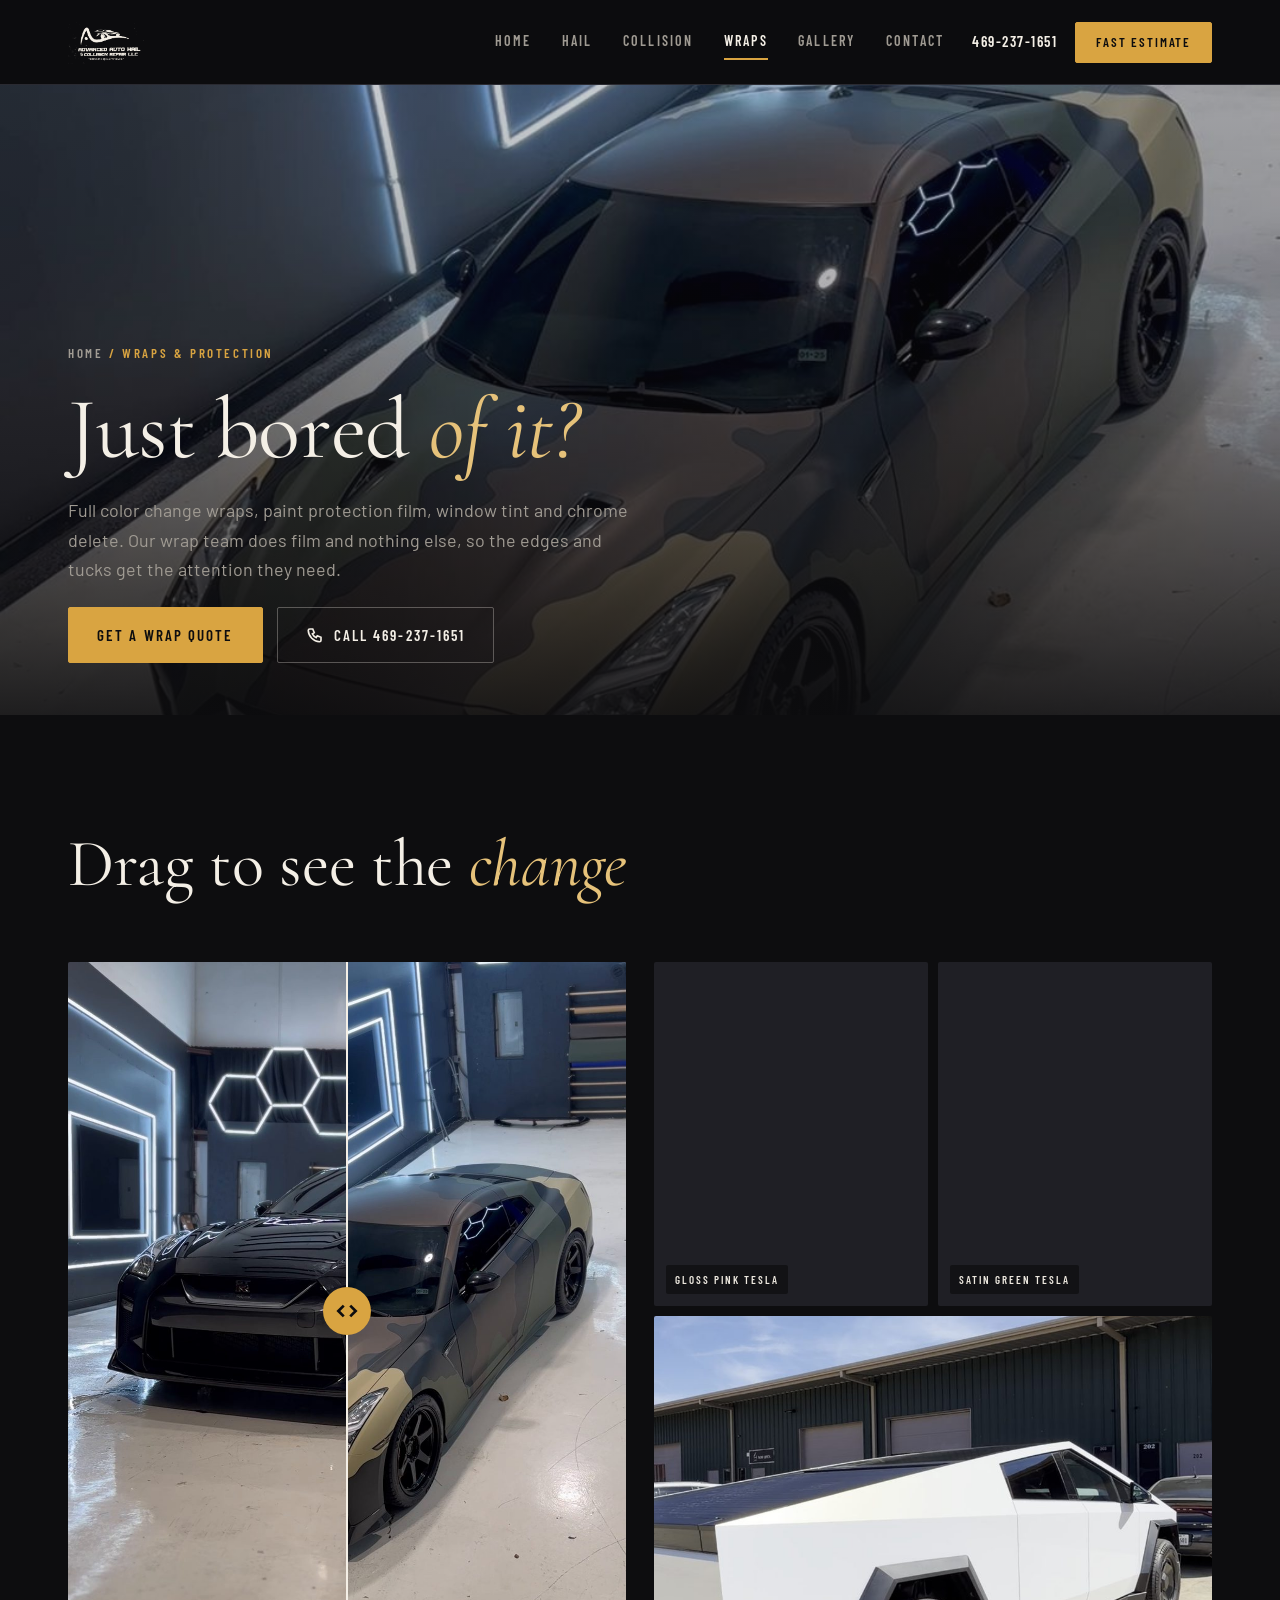
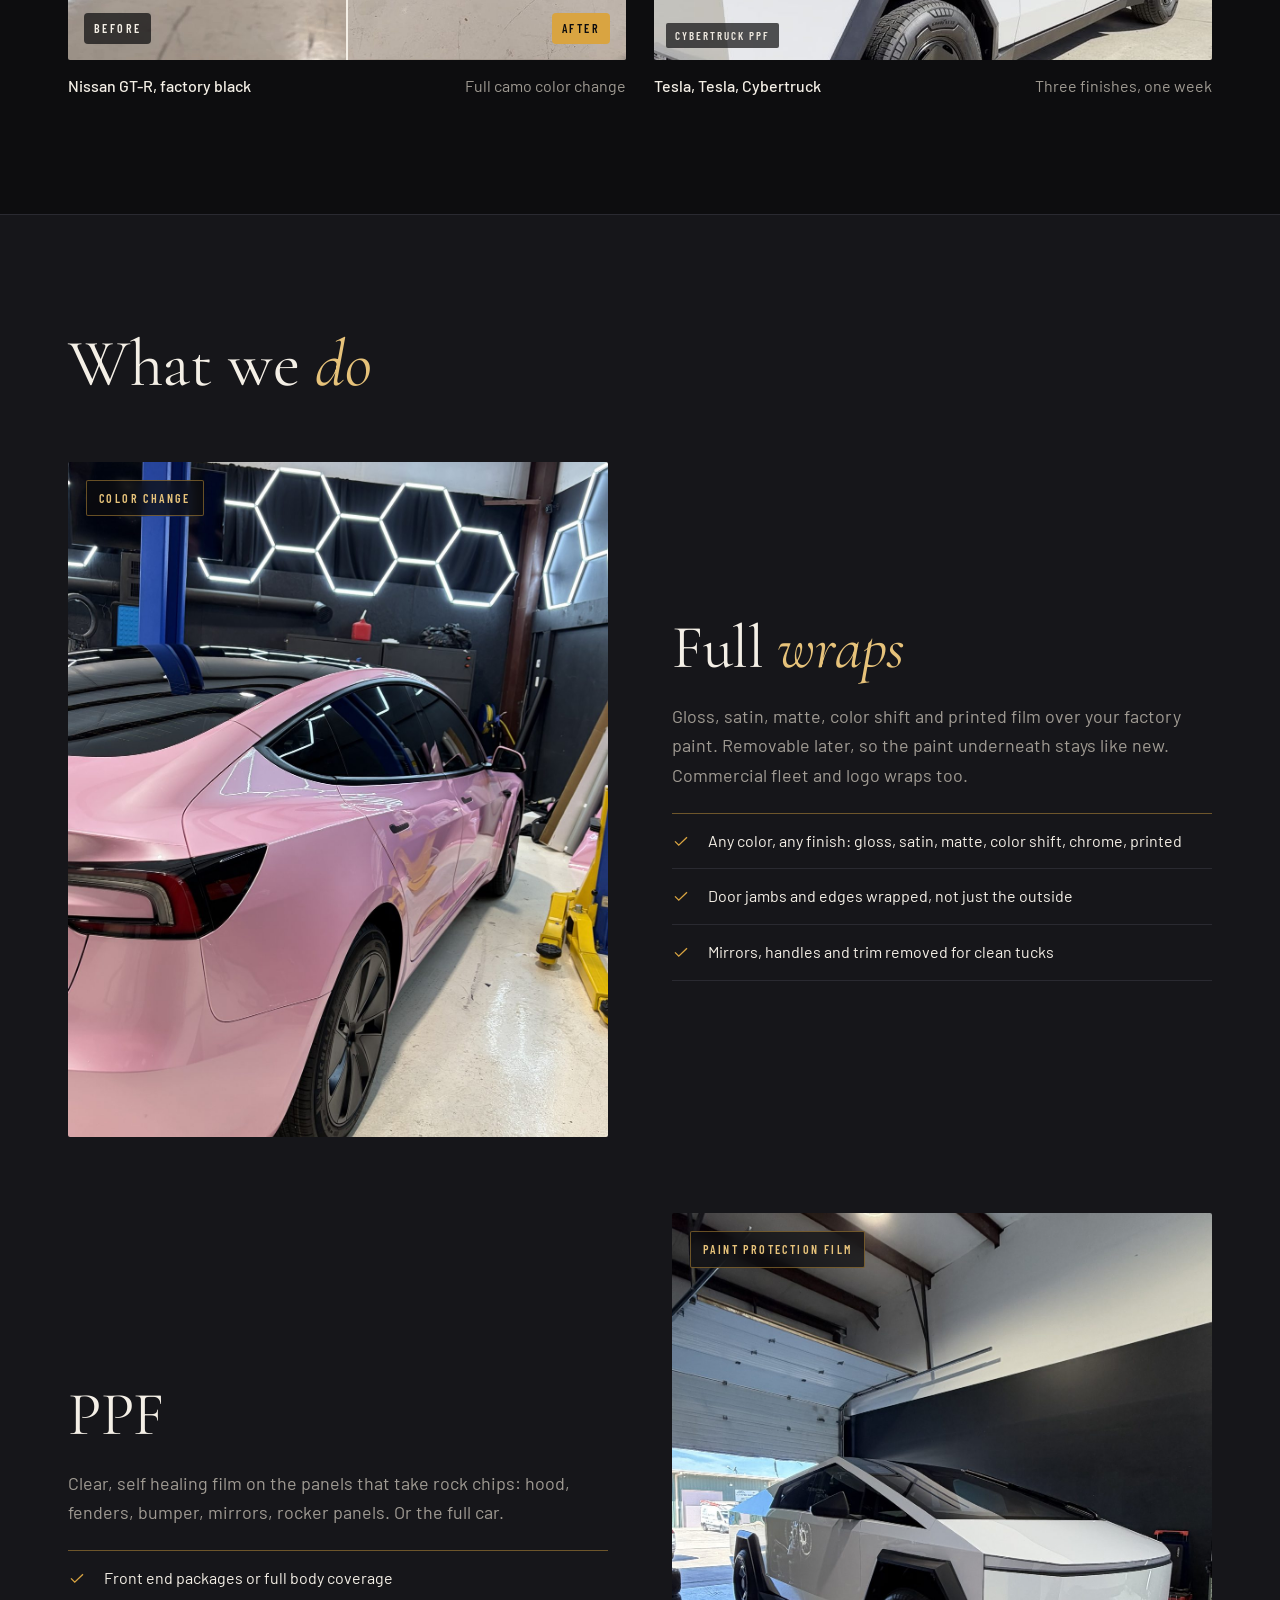
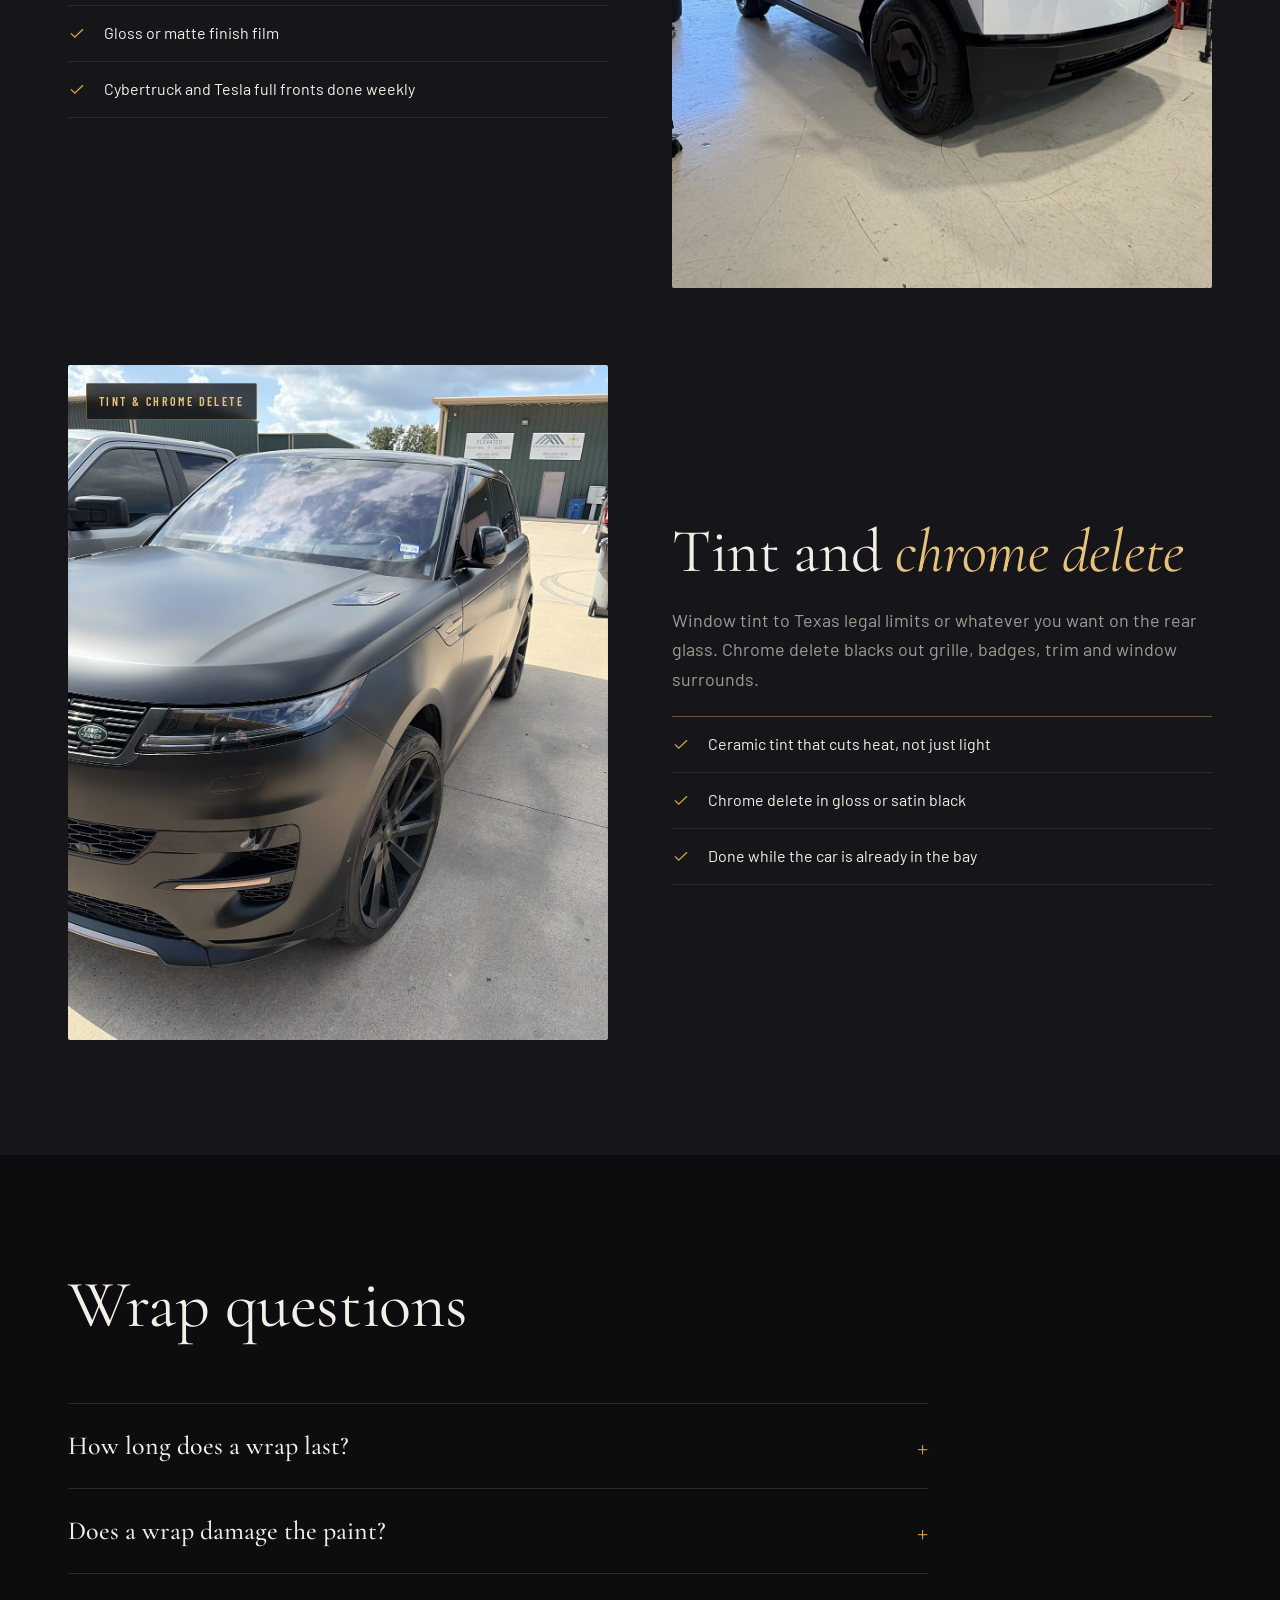
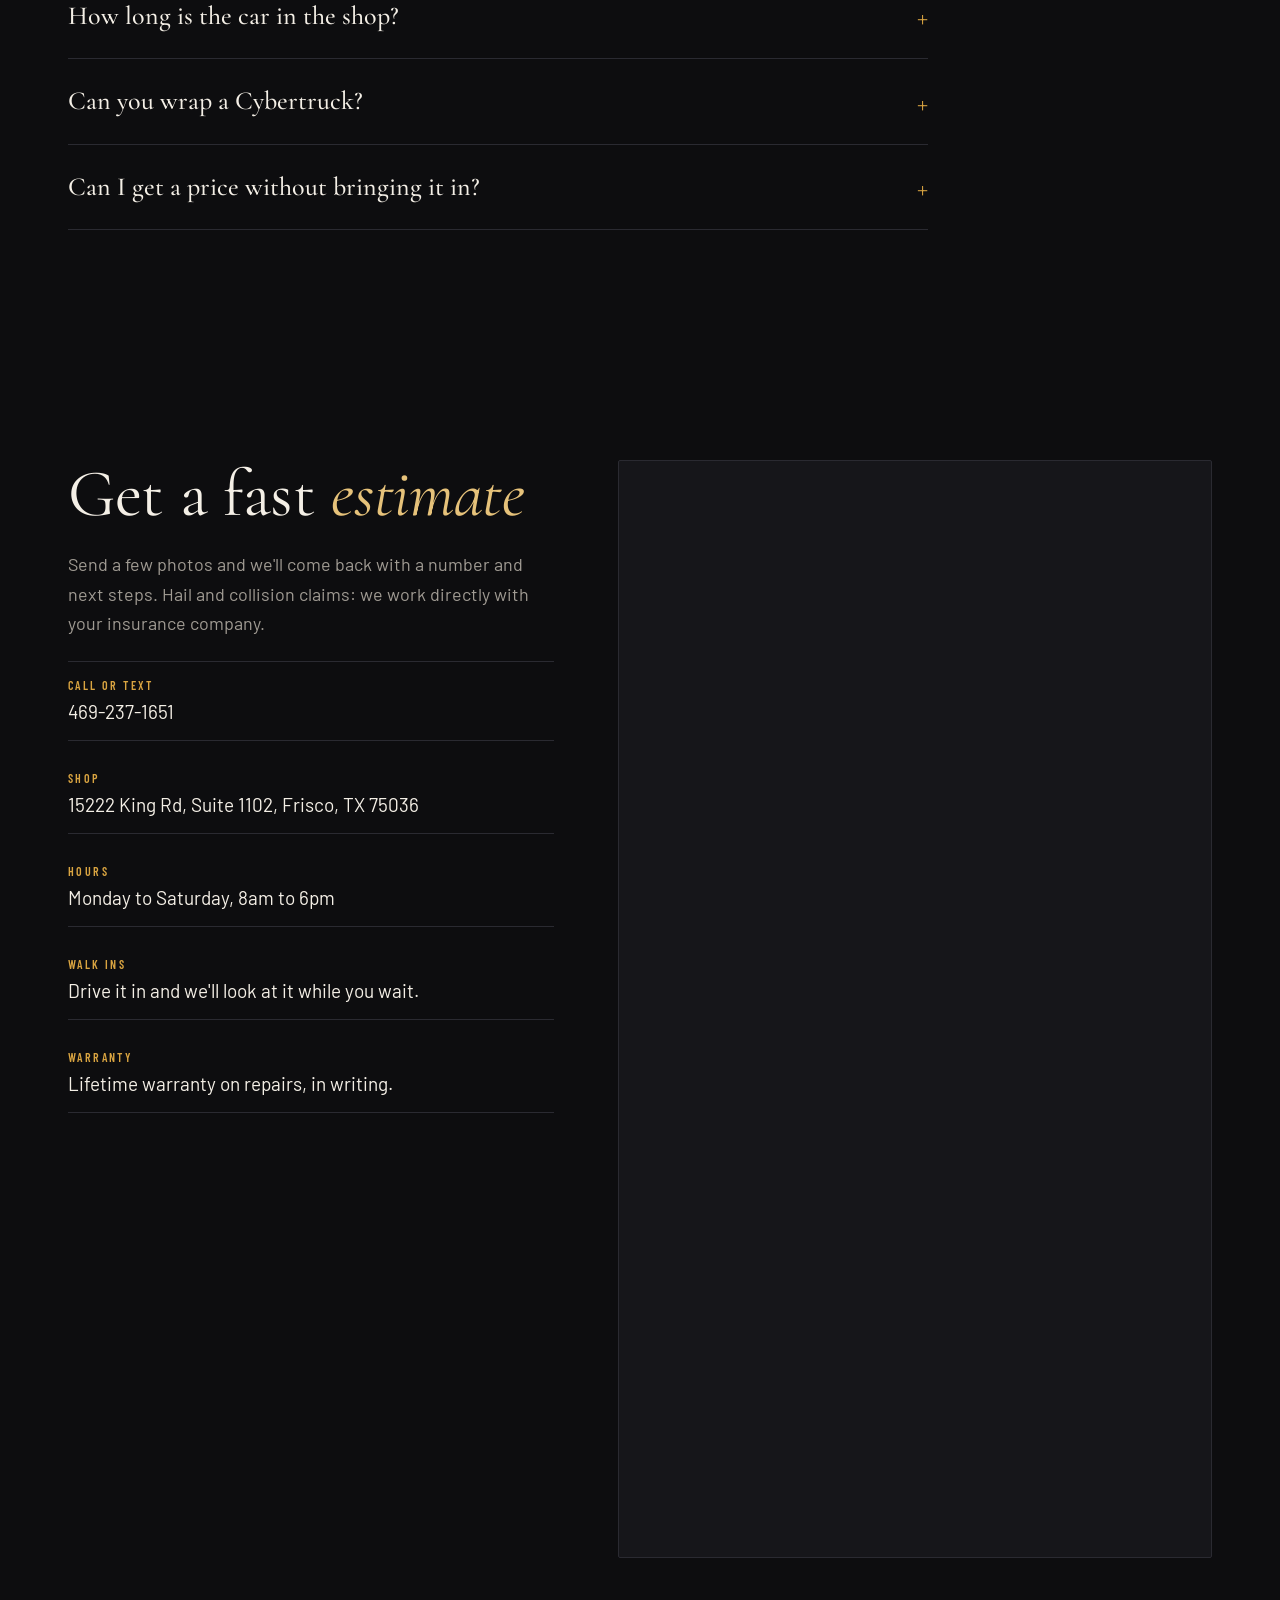
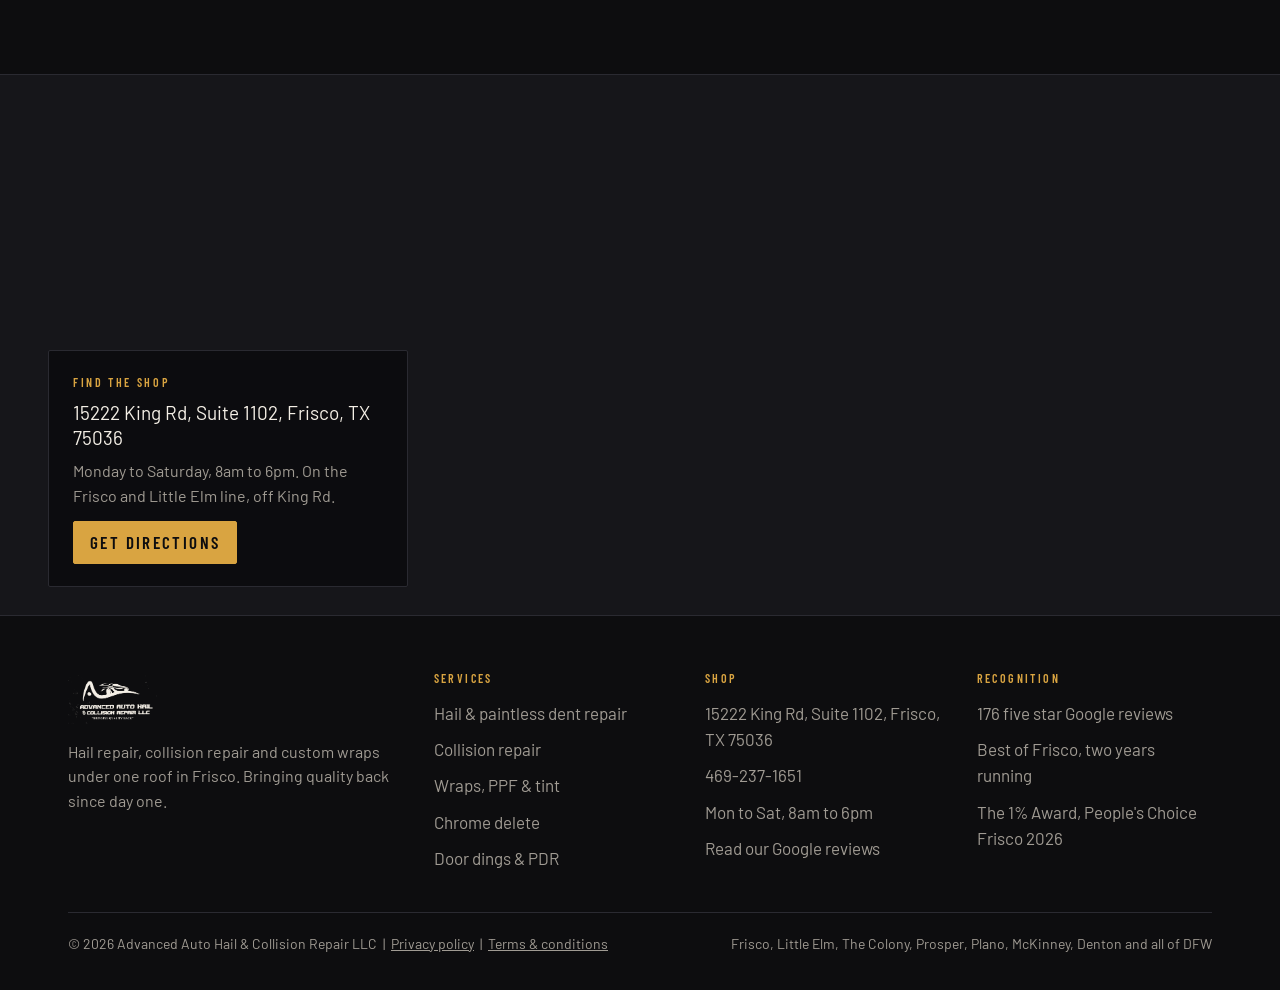
<file: wraps.html>
<!DOCTYPE html>
<html lang="en">
<head>
<meta charset="utf-8">
<meta name="viewport" content="width=device-width,initial-scale=1">
<title>Vehicle Wraps, PPF & Tint in Frisco</title>
<meta name="description" content="Color change wraps, paint protection film, window tint and chrome delete in Frisco, TX. See the GT-R, Tesla and Cybertruck work.">
<link rel="stylesheet" href="css/site.css">
</head>
<body>
<script>document.documentElement.classList.add("js")</script>
<header class="site-head">
  <div class="wrap">
    <a class="brand" href="index.html" aria-label="Advanced Auto Hail &amp; Collision Repair home"><img src="media/img/logo-light.png" alt="Advanced Auto Hail &amp; Collision Repair"></a>
    <nav class="nav" aria-label="Main"><a href="index.html">Home</a><a href="hail-repair.html">Hail</a><a href="collision-repair.html">Collision</a><a href="wraps.html" aria-current="page">Wraps</a><a href="index.html#gallery">Gallery</a><a href="index.html#estimate">Contact</a></nav>
    <button class="menu-btn" aria-expanded="false" aria-controls="nav">Menu</button>
    <div class="head-cta">
      <a class="head-phone" href="tel:4692371651">469-237-1651</a>
      <a class="btn btn-gold" href="#estimate">Fast estimate</a>
    </div>
  </div>
</header>

<section class="page-hero">
  <img src="media/img/wrap-gtr-after.jpg" alt="">
  <div class="wrap">
    <p class="crumb"><a href="index.html">Home</a> / Wraps &amp; protection</p>
    <h1>Just bored <em>of it?</em></h1>
    <p class="lede">Full color change wraps, paint protection film, window tint and chrome delete. Our wrap team does film and nothing else, so the edges and tucks get the attention they need.</p>
    <div class="hero-actions"><a class="btn btn-gold" href="#estimate">Get a wrap quote</a><a class="btn btn-ghost" href="tel:4692371651"><svg viewBox="0 0 24 24" fill="none" stroke="currentColor" stroke-width="2.2"><path d="M5 4h4l2 5-2.5 1.5a11 11 0 0 0 5 5L15 13l5 2v4a2 2 0 0 1-2 2A16 16 0 0 1 3 6a2 2 0 0 1 2-2z"/></svg>Call 469-237-1651</a></div>
  </div>
</section>

<section class="section">
  <div class="wrap">
    <div class="section-head"><h2>Drag to see the <em>change</em></h2></div>
    <div class="ba-grid">
      <div>
  <div class="ba" style="--cut:50%">
    <img src="media/img/wrap-gtr-before.jpg" alt="Nissan GT-R, factory black"><img class="after" src="media/img/wrap-gtr-after.jpg" alt="Full camo color change">
    <div class="handle"></div><div class="knob"><svg viewBox="0 0 24 24"><path d="M9 7l-5 5 5 5M15 7l5 5-5 5"/></svg></div>
    <span class="lab l">Before</span><span class="lab r">After</span>
    <input type="range" min="0" max="100" value="50" aria-label="Drag to compare before and after">
  </div>
  <div class="ba-cap"><span><strong>Nissan GT-R, factory black</strong></span><span>Full camo color change</span></div>
</div>
      <div>
        <div class="gallery" style="grid-template-columns:1fr 1fr;grid-auto-rows:1fr;aspect-ratio:4/5">
          <div class="tile "><video src="media/clip-IMG_3172.mp4" muted loop playsinline autoplay preload="metadata"></video><span class="cap">Gloss pink Tesla</span></div>
          <div class="tile "><video src="media/clip-IMG_0339.mp4" muted loop playsinline autoplay preload="metadata"></video><span class="cap">Satin green Tesla</span></div>
          <button class="tile wide" type="button" data-full="media/img/wrap-cybertruck-pan.jpg" aria-label="Cybertruck PPF"><img src="media/img/wrap-cybertruck-pan.jpg" alt="Cybertruck PPF" loading="lazy"><span class="cap">Cybertruck PPF</span></button>
        </div>
        <div class="ba-cap"><span><strong>Tesla, Tesla, Cybertruck</strong></span><span>Three finishes, one week</span></div>
      </div>
    </div>
  </div>
</section>

<section class="section band">
  <div class="wrap">
    <div class="section-head"><h2>What we <em>do</em></h2></div>
    <div class="panels">
      <article class="panel rv">
        <div class="panel-media"><img src="media/img/wrap-tesla-pink-side.jpg" alt="Gloss pink wrapped Tesla under hex shop lights"><span class="tag">Color change</span></div>
        <div class="panel-body"><h2>Full <em>wraps</em></h2><p class="lede">Gloss, satin, matte, color shift and printed film over your factory paint. Removable later, so the paint underneath stays like new. Commercial fleet and logo wraps too.</p>
        <ul class="facts"><li><svg viewBox="0 0 24 24"><path d="M4 12.5l5 5L20 7"/></svg><span>Any color, any finish: gloss, satin, matte, color shift, chrome, printed</span></li><li><svg viewBox="0 0 24 24"><path d="M4 12.5l5 5L20 7"/></svg><span>Door jambs and edges wrapped, not just the outside</span></li><li><svg viewBox="0 0 24 24"><path d="M4 12.5l5 5L20 7"/></svg><span>Mirrors, handles and trim removed for clean tucks</span></li></ul></div>
      </article>
      <article class="panel rv">
        <div class="panel-media"><img src="media/img/wrap-cybertruck-shop.jpg" alt="Tesla Cybertruck in the shop after paint protection film"><span class="tag">Paint protection film</span></div>
        <div class="panel-body"><h2>PPF</h2><p class="lede">Clear, self healing film on the panels that take rock chips: hood, fenders, bumper, mirrors, rocker panels. Or the full car.</p>
        <ul class="facts"><li><svg viewBox="0 0 24 24"><path d="M4 12.5l5 5L20 7"/></svg><span>Front end packages or full body coverage</span></li><li><svg viewBox="0 0 24 24"><path d="M4 12.5l5 5L20 7"/></svg><span>Gloss or matte finish film</span></li><li><svg viewBox="0 0 24 24"><path d="M4 12.5l5 5L20 7"/></svg><span>Cybertruck and Tesla full fronts done weekly</span></li></ul></div>
      </article>
      <article class="panel" id="chrome">
        <div class="panel-media"><img src="media/img/wrap-rangerover-matte.jpg" alt="Range Rover Sport in a satin black wrap with chrome delete"><span class="tag">Tint &amp; chrome delete</span></div>
        <div class="panel-body"><h2>Tint and <em>chrome delete</em></h2><p class="lede">Window tint to Texas legal limits or whatever you want on the rear glass. Chrome delete blacks out grille, badges, trim and window surrounds.</p>
        <ul class="facts"><li><svg viewBox="0 0 24 24"><path d="M4 12.5l5 5L20 7"/></svg><span>Ceramic tint that cuts heat, not just light</span></li><li><svg viewBox="0 0 24 24"><path d="M4 12.5l5 5L20 7"/></svg><span>Chrome delete in gloss or satin black</span></li><li><svg viewBox="0 0 24 24"><path d="M4 12.5l5 5L20 7"/></svg><span>Done while the car is already in the bay</span></li></ul></div>
      </article>
    </div>
  </div>
</section>

<section class="section">
  <div class="wrap">
    <div class="section-head"><h2>Wrap questions</h2></div>
    <div class="faq">
      <details><summary>How long does a wrap last?</summary><div class="a">A quality cast film, installed properly and garaged, usually runs five to seven years in Texas sun. Matte and satin finishes need a little more care than gloss.</div></details>
      <details><summary>Does a wrap damage the paint?</summary><div class="a">No. Over factory paint in good condition a wrap protects it. Repainted or peeling surfaces are the exception, and we check for that before quoting.</div></details>
      <details><summary>How long is the car in the shop?</summary><div class="a">A full color change is typically three to five days. PPF front ends are one to two. Tint is same day.</div></details>
      <details><summary>Can you wrap a Cybertruck?</summary><div class="a">Yes, and we do. The flat stainless panels take film well and hide fingerprints and scuffs once wrapped.</div></details>
      <details><summary>Can I get a price without bringing it in?</summary><div class="a">Send the year, make, model and the finish you have in mind through the form and we'll quote it. Final pricing is confirmed when we see the paint.</div></details>
    </div>
  </div>
</section>

<section class="section" id="estimate">
  <div class="wrap estimate">
    <div class="est-side">
      <h2>Get a fast <em>estimate</em></h2>
      <p class="lede">Send a few photos and we'll come back with a number and next steps. Hail and collision claims: we work directly with your insurance company.</p>
      <div class="contact-lines">
        <div><span class="k">Call or text</span><a class="v" href="tel:4692371651">469-237-1651</a></div>
        <div><span class="k">Shop</span><a class="v" href="https://www.google.com/maps/search/?api=1&query=Advanced+Auto+Hail+%26+Collision+Repair+15222+King+Rd+Frisco+TX" target="_blank" rel="noopener">15222 King Rd, Suite 1102, Frisco, TX 75036</a></div>
        <div><span class="k">Hours</span><span class="v">Monday to Saturday, 8am to 6pm</span></div>
        <div><span class="k">Walk ins</span><span class="v">Drive it in and we'll look at it while you wait.</span></div>
        <div><span class="k">Warranty</span><span class="v">Lifetime warranty on repairs, in writing.</span></div>
      </div>
    </div>
    <div>
      <div class="embed"><iframe src="https://api.leadconnectorhq.com/widget/form/kJ3RYTlvi8TvrTr4RVPB" style="width:100%;height:1096px;border:none;border-radius:4px" id="inline-kJ3RYTlvi8TvrTr4RVPB" data-layout="{'id':'INLINE'}" data-trigger-type="alwaysShow" data-trigger-value="" data-activation-type="alwaysActivated" data-activation-value="" data-deactivation-type="neverDeactivate" data-deactivation-value="" data-form-name="Advanced Auto Official Form" data-height="1096" data-layout-iframe-id="inline-kJ3RYTlvi8TvrTr4RVPB" data-form-id="kJ3RYTlvi8TvrTr4RVPB" title="Advanced Auto Official Form"></iframe>
<script src="https://link.msgsndr.com/js/form_embed.js"></script></div>
      <!--
      <form class="est" novalidate>
        <div class="field"><label>What do you need?</label>
          <div class="svc-choice"><label><input type="radio" name="service" value="hail"><span>Hail repair</span></label><label><input type="radio" name="service" value="collision"><span>Collision</span></label><label><input type="radio" name="service" value="wrap" checked><span>Wrap / PPF / tint</span></label></div>
        </div>
        <div class="f2">
          <div class="field"><label for="f-name">Name</label><input id="f-name" name="name" type="text" autocomplete="name" required></div>
          <div class="field"><label for="f-phone">Phone</label><input id="f-phone" name="phone" type="tel" autocomplete="tel" required></div>
        </div>
        <div class="f2">
          <div class="field"><label for="f-email">Email</label><input id="f-email" name="email" type="email" autocomplete="email"></div>
          <div class="field"><label for="f-vehicle">Year, make, model</label><input id="f-vehicle" name="vehicle" type="text" placeholder="2022 Toyota Camry"></div>
        </div>
        <div class="field"><label for="f-photos">Photos of the damage (optional)</label><input id="f-photos" name="photos" type="file" accept="image/*" multiple></div>
        <div class="field"><label for="f-msg">Anything we should know</label><textarea id="f-msg" name="message" placeholder="Insurance claim number, where the damage is, when you need it back"></textarea></div>
        <button class="btn btn-gold" type="submit">Send for an estimate</button>
        <p class="form-note">We reply by text or call during shop hours. Reply STOP to any text to opt out.</p>
      </form>
      <div class="form-done" role="status"><h3>Got it, <span class="who"></span></h3><p>We'll look at your photos and call or text you with an estimate. Need it faster? Call <a href="tel:4692371651">469-237-1651</a>.</p></div>
      -->
    </div>
  </div>
</section>
<section class="section map-section" id="map" aria-label="Shop location">
  <div class="map-wrap">
    <div id="gmap" hidden></div><iframe src="https://www.google.com/maps?q=Advanced+Auto+Hail+%26+Collision+Repair,+15222+King+Rd+Suite+1102,+Frisco,+TX+75036&z=16&output=embed" loading="lazy" referrerpolicy="no-referrer-when-downgrade" title="Map to Advanced Auto Hail &amp; Collision Repair"></iframe>
    <div class="map-card">
      <span class="k">Find the shop</span>
      <span class="addr">15222 King Rd, Suite 1102, Frisco, TX 75036</span>
      <span class="hrs">Monday to Saturday, 8am to 6pm. On the Frisco and Little Elm line, off King Rd.</span>
      <a class="btn btn-gold" href="https://www.google.com/maps/search/?api=1&query=Advanced+Auto+Hail+%26+Collision+Repair+15222+King+Rd+Frisco+TX" target="_blank" rel="noopener">Get directions</a>
    </div>
  </div>
</section>
<footer class="site-foot">
  <div class="wrap">
    <div class="foot-grid">
      <div class="foot-brand"><img src="media/img/logo-light.png" alt=""><p>Hail repair, collision repair and custom wraps under one roof in Frisco. Bringing quality back since day one.</p></div>
      <div><h4>Services</h4><ul><li><a href="hail-repair.html">Hail &amp; paintless dent repair</a></li><li><a href="collision-repair.html">Collision repair</a></li><li><a href="wraps.html">Wraps, PPF &amp; tint</a></li><li><a href="wraps.html#chrome">Chrome delete</a></li><li><a href="hail-repair.html">Door dings &amp; PDR</a></li></ul></div>
      <div><h4>Shop</h4><ul><li><a href="https://www.google.com/maps/search/?api=1&query=Advanced+Auto+Hail+%26+Collision+Repair+15222+King+Rd+Frisco+TX" target="_blank" rel="noopener">15222 King Rd, Suite 1102, Frisco, TX 75036</a></li><li><a href="tel:4692371651">469-237-1651</a></li><li>Mon to Sat, 8am to 6pm</li><li><a href="https://www.google.com/maps/search/?api=1&query=Advanced+Auto+Hail+%26+Collision+Repair+Frisco+TX" target="_blank" rel="noopener">Read our Google reviews</a></li></ul></div>
      <div><h4>Recognition</h4><ul><li>176 five star Google reviews</li><li>Best of Frisco, two years running</li><li>The 1% Award, People's Choice Frisco 2026</li></ul></div>
    </div>
    <div class="foot-bottom"><span>&copy; 2026 Advanced Auto Hail &amp; Collision Repair LLC &nbsp;|&nbsp; <a href="privacy.html">Privacy policy</a> &nbsp;|&nbsp; <a href="terms.html">Terms &amp; conditions</a></span><span>Frisco, Little Elm, The Colony, Prosper, Plano, McKinney, Denton and all of DFW</span></div>
  </div>
</footer>
<div class="callbar"><a href="tel:4692371651">Call the shop</a><a href="#estimate">Get an estimate</a></div>
<div class="lightbox" aria-modal="true" role="dialog"><button type="button">Close</button><img alt=""></div>
<script src="js/site.js"></script>
</body>
</html>
</file>
<file: css/site.css>
/* Advanced Auto Hail & Collision Repair
   Tokens: asphalt base, graphite surfaces, paper text, gold accent, ash muted, signal red (hail season only)
   Display: Barlow Condensed 800. Body: Barlow 400/500.
   Layout: 1240px max, left aligned, one dark theme by choice. */
@font-face{font-family:"Cormorant";font-weight:300 700;font-style:normal;font-display:swap;src:url(/fonts/CG.woff2) format("woff2")}
@font-face{font-family:"Cormorant";font-weight:300 700;font-style:italic;font-display:swap;src:url(/fonts/CG-Italic.woff2) format("woff2")}
@font-face{font-family:"Barlow Condensed";font-weight:800;font-display:swap;src:url(/fonts/BarlowCondensed-Black.woff2) format("woff2")}
@font-face{font-family:"Barlow Condensed";font-weight:700;font-display:swap;src:url(/fonts/BarlowCondensed-Bold.woff2) format("woff2")}
@font-face{font-family:"Barlow Condensed";font-weight:600;font-display:swap;src:url(/fonts/BarlowCondensed-SemiBold.woff2) format("woff2")}
@font-face{font-family:"Barlow";font-weight:500;font-display:swap;src:url(/fonts/Barlow-Medium.woff2) format("woff2")}
@font-face{font-family:"Barlow";font-weight:400;font-display:swap;src:url(/fonts/Barlow-Regular.woff2) format("woff2")}
:root{
  --asphalt:#0D0D0F; --graphite:#16161A; --slate:#1F1F25; --line:#2A2A31;
  --paper:#F4EFE6; --ash:#A09B93; --gold:#D9A441; --gold-deep:#B8862E; --signal:#C8372D;
  --display:"Cormorant","Cormorant Garamond",Georgia,"Times New Roman",serif;
  --label:"Barlow Condensed","Arial Narrow",sans-serif;
  --gold-soft:#E6C27A; --gold-line:rgba(217,164,65,.45);
  --body:"Barlow","Helvetica Neue",Arial,sans-serif;
  --max:1240px; --gutter:clamp(16px,4vw,48px);
  --r:2px;
  color-scheme:dark;
}
*{box-sizing:border-box}
html{scroll-behavior:smooth;-webkit-text-size-adjust:100%}
@media (prefers-reduced-motion:reduce){html{scroll-behavior:auto}*{animation:none!important;transition:none!important}}
body{margin:0;background:var(--asphalt);color:var(--paper);font-family:var(--body);font-size:17px;line-height:1.55;-webkit-font-smoothing:antialiased}
img,video{max-width:100%;display:block}
a{color:inherit}
h1,h2,h3,h4{font-family:var(--display);font-weight:500;line-height:1.02;letter-spacing:-.005em;margin:0;text-wrap:balance}
h1{font-size:clamp(52px,7.6vw,112px);font-weight:400}
h2{font-size:clamp(40px,5.2vw,72px);font-weight:400}
h3{font-size:clamp(28px,3vw,38px)}
h1 em,h2 em,h3 em{font-style:italic;font-weight:400;color:var(--gold-soft)}
.eyebrow{font-family:var(--label);font-weight:600;font-size:14px;letter-spacing:.22em;text-transform:uppercase;color:var(--gold);display:inline-flex;align-items:center;gap:14px}
.eyebrow::before{content:"";width:28px;height:1px;background:var(--gold)}
p{margin:0}
.wrap{max-width:var(--max);margin:0 auto;padding-left:var(--gutter);padding-right:var(--gutter)}
.lede{font-size:clamp(17px,1.4vw,20px);color:var(--ash);max-width:58ch;font-weight:400;line-height:1.65}
.muted{color:var(--ash)}
:focus-visible{outline:3px solid var(--gold);outline-offset:3px}

/* Buttons */
.btn{display:inline-flex;align-items:center;gap:10px;font-family:var(--label);font-weight:600;text-transform:uppercase;letter-spacing:.14em;font-size:15px;line-height:1;padding:18px 28px;border-radius:var(--r);text-decoration:none;border:1px solid transparent;cursor:pointer;transition:background .25s,color .25s,border-color .25s,transform .25s}
.btn:hover{transform:translateY(-1px)}
.btn-gold{background:var(--gold);color:var(--asphalt);border-color:var(--gold)}
.btn-gold:hover{background:var(--gold-deep);border-color:var(--gold-deep)}
.btn-ghost{background:transparent;color:var(--paper);border-color:rgba(244,239,230,.3)}
.btn-ghost:hover{border-color:var(--gold);color:var(--gold-soft)}
.btn svg{width:18px;height:18px}

/* Header */
.site-head{position:sticky;top:0;z-index:50;background:rgba(13,13,15,.85);backdrop-filter:blur(12px);border-bottom:1px solid var(--line)}
.site-head .wrap{display:flex;align-items:center;gap:28px;height:76px}
.brand img{height:44px;width:auto}
.nav{display:flex;gap:30px;margin-left:auto;font-family:var(--label);font-weight:600;font-size:14px;text-transform:uppercase;letter-spacing:.16em}
.nav a{text-decoration:none;color:var(--ash);padding:6px 0;border-bottom:2px solid transparent}
.nav a:hover,.nav a[aria-current]{color:var(--paper);border-color:var(--gold)}
.site-head .wrap{height:84px}
.head-cta{display:flex;align-items:center;gap:18px}
.head-phone{font-family:var(--label);font-weight:600;font-size:15px;letter-spacing:.1em;text-decoration:none;color:var(--paper);white-space:nowrap}
.head-cta .btn{padding:13px 20px;font-size:13px}
.menu-btn{display:none;margin-left:auto;background:none;border:1px solid var(--line);color:var(--paper);border-radius:var(--r);padding:11px 14px;font-family:var(--label);font-size:13px;letter-spacing:.14em;text-transform:uppercase}
@media (max-width:980px){
  .nav,.head-phone{display:none}
  .menu-btn{display:inline-block}
  .site-head .wrap{gap:14px}
  .site-head.open .nav{display:flex;position:absolute;left:0;right:0;top:76px;flex-direction:column;gap:0;background:var(--asphalt);border-bottom:1px solid var(--line);padding:8px var(--gutter) 16px}
  .site-head.open .nav a{padding:16px 0;border-bottom:1px solid var(--line);font-size:16px}
}
@media (max-width:480px){.head-cta .btn{padding:12px 14px;font-size:16px}}

/* Hero */
.hero{position:relative;overflow:hidden;background:var(--asphalt);min-height:min(88vh,860px);display:flex;align-items:flex-end;isolation:isolate}
.hero video,.hero .poster{position:absolute;inset:0;width:100%;height:100%;object-fit:cover;z-index:-2}
.hero .poster{object-fit:cover}
.hero video,.hero .poster{filter:brightness(.72) saturate(1.05)}
.hero::after{content:"";position:absolute;inset:0;z-index:-1;background:linear-gradient(180deg,rgba(13,13,15,.35) 0%,rgba(13,13,15,.25) 30%,rgba(13,13,15,.86) 68%,var(--asphalt) 100%),linear-gradient(90deg,rgba(13,13,15,.55) 0%,rgba(13,13,15,.1) 60%)}
.hero .wrap{width:100%;padding-top:160px;padding-bottom:64px;display:grid;gap:26px}
.hero h1{max-width:14ch;text-shadow:0 2px 24px rgba(0,0,0,.7),0 0 2px rgba(0,0,0,.9)}
.hero .eyebrow{text-shadow:0 1px 10px rgba(0,0,0,.8)}
.hero-rule{width:72px;height:1px;background:var(--gold)}
.hero .lede{color:#EDE8DF;text-shadow:0 1px 12px rgba(0,0,0,.8),0 0 2px rgba(0,0,0,.9)}
.hero-actions{display:flex;flex-wrap:wrap;gap:14px}
.proof-row{display:flex;flex-wrap:wrap;gap:10px 32px;font-family:var(--label);font-weight:600;font-size:13px;text-transform:uppercase;letter-spacing:.16em;color:#EDE8DF;text-shadow:0 1px 10px rgba(0,0,0,.8)}
.proof-row span{display:inline-flex;align-items:center;gap:8px}
.proof-row svg{width:12px;height:12px;fill:var(--gold)}
.hero-sub{position:relative;overflow:hidden}
.hero .tall{display:none}
@media (max-width:720px){.hero .wide{display:none}.hero .tall{display:block}.hero{min-height:92vh}}

/* Sections */
.section{padding:clamp(72px,9vw,128px) 0}
.section-head{display:grid;gap:18px;margin-bottom:clamp(36px,5vw,64px);max-width:860px}
.section-head .kicker{font-family:var(--label);font-weight:600;font-size:14px;color:var(--gold);letter-spacing:.22em;text-transform:uppercase}
.band{background:var(--graphite)}

/* Service panels */
.panels{display:grid;gap:clamp(40px,6vw,96px)}
.panel{display:grid;grid-template-columns:1fr 1fr;gap:clamp(28px,5vw,72px);align-items:center}
.panel:nth-child(even) .panel-media{order:2}
.panel-media{position:relative;aspect-ratio:4/5;overflow:hidden;border-radius:var(--r);background:var(--slate)}
.panel-media img{width:100%;height:100%;object-fit:cover}
.panel-media .tag{position:absolute;left:18px;top:18px;background:rgba(13,13,15,.75);backdrop-filter:blur(6px);color:var(--gold-soft);border:1px solid var(--gold-line);font-family:var(--label);font-weight:600;font-size:12px;letter-spacing:.2em;text-transform:uppercase;padding:8px 12px;border-radius:2px}
.panel-body{display:grid;gap:22px}
.panel-body h2{font-size:clamp(40px,4.8vw,64px)}
.facts{list-style:none;margin:0;padding:0;display:grid;gap:0;border-top:1px solid var(--gold-line)}
.facts li{padding:15px 0;border-bottom:1px solid var(--line);font-size:16px;display:grid;grid-template-columns:22px 1fr;gap:14px;align-items:start}
.facts svg{width:18px;height:18px;fill:none;stroke:var(--gold);stroke-width:1.8;margin-top:3px}
.panel-body .btn{justify-self:start}
@media (max-width:860px){.panel{grid-template-columns:1fr}.panel:nth-child(even) .panel-media{order:0}.panel-media{aspect-ratio:4/3}}

/* Before / after */
.ba-grid{display:grid;grid-template-columns:1fr 1fr;gap:28px}
@media (max-width:860px){.ba-grid{grid-template-columns:1fr}}
.ba{position:relative;aspect-ratio:4/5;overflow:hidden;border-radius:var(--r);background:var(--slate);user-select:none;touch-action:pan-y}
.ba img{position:absolute;inset:0;width:100%;height:100%;object-fit:cover;pointer-events:none}
.ba .after{clip-path:inset(0 0 0 var(--cut,50%))}
.ba .handle{position:absolute;top:0;bottom:0;left:var(--cut,50%);width:2px;background:var(--paper);transform:translateX(-1px);pointer-events:none}
.ba .knob{position:absolute;top:50%;left:var(--cut,50%);width:48px;height:48px;transform:translate(-50%,-50%);background:var(--gold);border-radius:50%;display:grid;place-items:center;pointer-events:none}
.ba .knob svg{width:26px;height:26px;stroke:var(--asphalt);fill:none;stroke-width:2.5}
.ba input[type=range]{position:absolute;inset:0;width:100%;height:100%;margin:0;opacity:0;cursor:ew-resize}
.ba .lab{position:absolute;bottom:16px;font-family:var(--label);font-weight:600;font-size:12px;letter-spacing:.2em;text-transform:uppercase;padding:6px 10px;border-radius:4px;background:rgba(13,13,15,.72);color:var(--paper);pointer-events:none}
.ba .lab.l{left:16px}.ba .lab.r{right:16px;background:var(--gold);color:var(--asphalt)}
.ba-cap{margin-top:14px;display:flex;justify-content:space-between;gap:16px;font-size:16px;color:var(--ash)}
.ba-cap strong{color:var(--paper);font-weight:500}

/* Process */
.steps{display:grid;grid-template-columns:repeat(4,1fr);gap:2px;background:var(--line);border:1px solid var(--line);border-radius:var(--r);overflow:hidden}
.step{background:var(--asphalt);padding:28px 26px 32px;display:grid;gap:14px;align-content:start}
.step .n{font-family:var(--display);font-weight:300;font-style:italic;font-size:64px;line-height:1;color:var(--gold-soft)}
.step h3{font-size:26px;font-weight:500}
.step p{color:var(--ash);font-size:16px}
@media (max-width:980px){.steps{grid-template-columns:1fr 1fr}}
@media (max-width:520px){.steps{grid-template-columns:1fr}}

/* Proof */
.proof{display:grid;grid-template-columns:1.1fr .9fr;gap:clamp(28px,5vw,72px);align-items:center}
@media (max-width:860px){.proof{grid-template-columns:1fr}}
.stats{display:grid;grid-template-columns:1fr 1fr;gap:2px;background:var(--line);border:1px solid var(--line);border-radius:var(--r);overflow:hidden}
.stat{background:var(--graphite);padding:26px 24px;display:grid;gap:6px}
.stat .big{font-family:var(--display);font-weight:400;font-size:clamp(48px,5.5vw,72px);line-height:1;font-variant-numeric:tabular-nums}
.stat .big small{font-size:.5em;color:var(--gold);margin-left:4px}
.stat .lab{color:var(--ash);font-size:16px}
.stat.full{grid-column:1/-1}
.proof-media{display:grid;grid-template-columns:1fr 1fr;gap:12px}
.proof-media img{width:100%;aspect-ratio:3/4;object-fit:cover;border-radius:var(--r)}
.proof-media img:first-child{grid-column:1/-1;aspect-ratio:4/3}
.stars{display:inline-flex;gap:3px}.stars svg{width:18px;height:18px;fill:var(--gold)}

/* Gallery */
.gallery{display:grid;grid-auto-flow:dense;grid-template-columns:repeat(4,1fr);grid-auto-rows:clamp(180px,22vw,300px);gap:10px}
.gallery .tile{position:relative;overflow:hidden;border-radius:var(--r);background:var(--slate);cursor:zoom-in;border:0;padding:0}
.gallery .tile img,.gallery .tile video{width:100%;height:100%;object-fit:cover;transition:transform .5s}
.gallery .tile:hover img{transform:scale(1.04)}
.gallery .tall{grid-row:span 2}.gallery .wide{grid-column:span 2}
.gallery .tile .cap{position:absolute;left:12px;bottom:12px;font-family:var(--label);font-weight:600;font-size:11px;letter-spacing:.18em;text-transform:uppercase;padding:6px 9px;background:rgba(13,13,15,.7);border-radius:2px;color:#EDE8DF}
@media (max-width:860px){.gallery{grid-template-columns:repeat(2,1fr)}.gallery .wide{grid-column:span 2}}
.lightbox{position:fixed;inset:0;z-index:100;background:rgba(13,13,15,.94);display:none;place-items:center;padding:24px}
.lightbox.on{display:grid}
.lightbox img{max-height:90vh;max-width:min(92vw,1100px);object-fit:contain;border-radius:var(--r)}
.lightbox button{position:absolute;top:18px;right:18px;background:var(--graphite);color:var(--paper);border:1px solid var(--line);border-radius:var(--r);font-family:var(--label);font-size:13px;letter-spacing:.14em;text-transform:uppercase;padding:11px 14px;cursor:pointer}

/* Estimate */
.estimate{display:grid;grid-template-columns:.9fr 1.1fr;gap:clamp(28px,5vw,72px)}
@media (max-width:860px){.estimate{grid-template-columns:1fr}}
.est-side{display:grid;gap:22px;align-content:start}
.contact-lines{display:grid;gap:14px;border-top:1px solid var(--line)}
.contact-lines div{padding:14px 0;border-bottom:1px solid var(--line);display:grid;gap:2px}
.contact-lines .k{font-family:var(--label);font-weight:600;font-size:12px;color:var(--gold);letter-spacing:.2em;text-transform:uppercase}
.contact-lines a{text-decoration:none}
.contact-lines .v{font-size:19px}
form.est{display:grid;gap:16px;background:var(--graphite);border:1px solid var(--line);border-radius:var(--r);padding:clamp(20px,3vw,36px)}
.f2{display:grid;grid-template-columns:1fr 1fr;gap:16px}
@media (max-width:560px){.f2{grid-template-columns:1fr}}
.field{display:grid;gap:7px}
.field label{font-family:var(--label);font-weight:600;font-size:12px;letter-spacing:.18em;text-transform:uppercase;color:var(--ash)}
.field input,.field select,.field textarea{width:100%;background:var(--asphalt);color:var(--paper);border:1px solid var(--line);border-radius:4px;padding:14px;font:inherit;font-size:17px}
.field input:focus,.field select:focus,.field textarea:focus{border-color:var(--gold);outline:none}
.field textarea{min-height:110px;resize:vertical}
.field input[type=file]{padding:10px}
.svc-choice{display:grid;grid-template-columns:repeat(3,1fr);gap:8px}
.svc-choice label{position:relative;display:grid;place-items:center;padding:14px 8px;border:1px solid var(--line);border-radius:2px;font-family:var(--label);font-weight:600;font-size:12px;text-transform:uppercase;letter-spacing:.16em;cursor:pointer;background:var(--asphalt)}
.svc-choice input{position:absolute;opacity:0;inset:0}
.svc-choice input:checked+span{color:var(--asphalt)}
.svc-choice label:has(input:checked){background:var(--gold);border-color:var(--gold);color:var(--asphalt)}
.svc-choice label:has(input:focus-visible){outline:3px solid var(--gold);outline-offset:2px}
form.est .btn{justify-self:start}
.form-note{font-size:14px;color:var(--ash)}
.form-done{display:none;background:var(--graphite);border:1px solid var(--gold);border-radius:var(--r);padding:28px;gap:10px}
.form-done.on{display:grid}
.form-done h3{color:var(--gold)}

/* FAQ */
.faq{display:grid;border-top:1px solid var(--line);max-width:860px}
.faq details{border-bottom:1px solid var(--line)}
.faq summary{cursor:pointer;list-style:none;padding:22px 0;font-family:var(--display);font-weight:500;font-size:26px;display:flex;justify-content:space-between;gap:20px;align-items:center}
.faq summary::-webkit-details-marker{display:none}
.faq summary::after{content:"+";color:var(--gold);font-size:28px;font-weight:300;line-height:1;flex:none}
.faq details[open] summary::after{content:"–"}
.faq .a{padding:0 0 22px;color:var(--ash);max-width:65ch}

/* Page hero (service pages) */
.page-hero{position:relative;overflow:hidden;background:var(--graphite);min-height:min(70vh,640px);display:flex;align-items:flex-end;isolation:isolate}
.page-hero img{position:absolute;inset:0;width:100%;height:100%;object-fit:cover;z-index:-2}
.page-hero::after{content:"";position:absolute;inset:0;z-index:-1;background:linear-gradient(180deg,rgba(13,13,15,.2),rgba(13,13,15,.35) 40%,rgba(13,13,15,.9))}
.page-hero .wrap{width:100%;padding-top:120px;padding-bottom:52px;display:grid;gap:22px}
.page-hero h1{font-size:clamp(48px,6.8vw,100px);max-width:13ch}
.crumb{font-family:var(--label);font-weight:600;font-size:13px;text-transform:uppercase;letter-spacing:.2em;color:var(--gold)}
.crumb a{text-decoration:none;color:var(--ash)}
.crumb a:hover{color:var(--paper)}

/* Two column copy */
.cols{display:grid;grid-template-columns:1fr 1fr;gap:clamp(28px,5vw,72px);align-items:start}
@media (max-width:860px){.cols{grid-template-columns:1fr}}
.copy{display:grid;gap:18px;max-width:62ch}
.copy p{color:#D9D4CB}
.callout{border-left:4px solid var(--gold);padding:18px 22px;background:var(--graphite);border-radius:0 var(--r) var(--r) 0;display:grid;gap:8px}
.callout strong{font-family:var(--display);font-weight:500;font-size:28px}
.callout.alert{border-color:var(--signal)}
.callout.alert strong{color:#E8695D}

/* Footer */
.site-foot{border-top:1px solid var(--line);padding:56px 0 36px;background:var(--asphalt)}
.foot-grid{display:grid;grid-template-columns:1.4fr 1fr 1fr 1fr;gap:36px}
@media (max-width:860px){.foot-grid{grid-template-columns:1fr 1fr}}
@media (max-width:520px){.foot-grid{grid-template-columns:1fr}}
.foot-grid h4{font-family:var(--label);font-weight:600;font-size:12px;letter-spacing:.2em;text-transform:uppercase;color:var(--gold);margin-bottom:16px}
.foot-grid ul{list-style:none;margin:0;padding:0;display:grid;gap:10px;color:var(--ash)}
.foot-grid a{text-decoration:none;color:var(--ash)}
.foot-grid a:hover{color:var(--paper)}
.foot-brand img{height:52px;margin-bottom:16px}
.foot-brand p{color:var(--ash);max-width:40ch;font-size:16px}
.foot-bottom{margin-top:40px;padding-top:20px;border-top:1px solid var(--line);display:flex;flex-wrap:wrap;gap:12px 28px;justify-content:space-between;color:var(--ash);font-size:14px}

/* Sticky mobile call bar */
.callbar{display:none}
@media (max-width:720px){
  .callbar{display:grid;grid-template-columns:1fr 1fr;gap:1px;position:fixed;left:0;right:0;bottom:0;z-index:60;background:var(--line);border-top:1px solid var(--line)}
  .callbar a{display:grid;place-items:center;padding:18px 10px;text-decoration:none;font-family:var(--label);font-weight:600;font-size:13px;text-transform:uppercase;letter-spacing:.16em}
  .callbar a:first-child{background:var(--asphalt);color:var(--paper)}
  .callbar a:last-child{background:var(--gold);color:var(--asphalt)}
  body{padding-bottom:60px}
}

/* Before/after rows, one per service */
.ba-rows{display:grid;gap:clamp(40px,6vw,88px)}
.ba-row{display:grid;grid-template-columns:1.05fr .95fr;gap:clamp(28px,5vw,72px);align-items:center}
.ba-row:nth-child(even) .ba-copy{order:-1}
.ba-copy{display:grid;gap:18px}
.ba-copy .tag{justify-self:start;font-family:var(--label);font-weight:600;font-size:13px;letter-spacing:.22em;text-transform:uppercase;color:var(--gold);display:inline-flex;align-items:center;gap:14px}
.ba-copy .tag::before{content:"";width:28px;height:1px;background:var(--gold)}
.ba-copy h3{font-size:clamp(34px,4vw,54px)}
.ba-copy p{color:var(--ash);max-width:48ch}
.ba-copy .btn{justify-self:start}
@media (max-width:860px){.ba-row{grid-template-columns:1fr}.ba-row:nth-child(even) .ba-copy{order:0}}
/* Embeds */
.embed{position:relative;border:1px solid var(--line);border-radius:var(--r);background:var(--graphite);overflow:hidden}
.embed iframe{width:100%;border:0;display:block;position:relative;z-index:1;background:transparent}
.embed .ph{display:grid;gap:10px;place-items:center;text-align:center;padding:40px 24px;color:var(--ash)}
.embed .ph .big{font-family:var(--display);font-weight:400;font-size:64px;line-height:1;color:var(--paper)}
.embed .ph .stars{gap:4px}.embed .ph .stars svg{width:24px;height:24px}
/* Legal pages */
.legal{max-width:760px;display:grid;gap:22px}
.legal h2{font-size:clamp(30px,3.2vw,40px);margin-top:18px}
.legal p,.legal li{color:#D9D4CB}
.legal ul{margin:0;padding-left:22px;display:grid;gap:8px}
.legal .updated{color:var(--ash);font-size:15px}

/* Award band under the hero */
.award-band{background:linear-gradient(180deg,#1A1A1F 0%,#141418 100%);border-top:1px solid var(--gold-line);border-bottom:1px solid var(--line);position:relative}
.award-band::before{content:"";position:absolute;inset:0;background:repeating-linear-gradient(90deg,rgba(255,255,255,.012) 0 1px,transparent 1px 3px);pointer-events:none}
.award-band .wrap{display:grid;grid-template-columns:minmax(220px,.8fr) 1.6fr;gap:clamp(28px,5vw,72px);align-items:center;padding-top:clamp(40px,5vw,72px);padding-bottom:clamp(40px,5vw,72px)}
.award-band img{width:100%;aspect-ratio:3/4;object-fit:cover;border-radius:var(--r)}
.award-copy{display:grid;gap:18px}
.award-copy .kicker{font-family:var(--label);font-weight:600;font-size:13px;color:var(--gold);letter-spacing:.22em;text-transform:uppercase;display:inline-flex;align-items:center;gap:14px}
.award-copy .kicker::before{content:"";width:28px;height:1px;background:var(--gold)}
.award-copy h2{font-size:clamp(40px,5vw,70px)}
.award-copy p{color:#D9D4CB;max-width:58ch;font-size:clamp(17px,1.4vw,20px)}
.award-copy .sig{font-family:var(--display);font-style:italic;font-weight:400;font-size:24px;color:var(--gold-soft)}
@media (max-width:760px){.award-band .wrap{grid-template-columns:1fr}.award-band img{aspect-ratio:3/4;object-fit:cover;object-position:center 40%;max-width:360px;margin:0 auto}}
/* Insurance strip */
.insurers{display:grid;grid-template-columns:repeat(6,1fr);gap:12px}
.insurers div{background:#fff;border-radius:var(--r);min-height:96px;display:grid;place-items:center;padding:18px 22px}
.insurers div img{max-height:64px;max-width:100%;width:auto;object-fit:contain}
@media (max-width:860px){.insurers{grid-template-columns:repeat(3,1fr)}}
@media (max-width:480px){.insurers{grid-template-columns:repeat(2,1fr)}.insurers div{min-height:80px;padding:14px}}
.insurers-note{margin-top:14px;color:var(--ash);font-size:16px}
/* Wrap color swatches */
.swatches{display:grid;grid-template-columns:repeat(8,1fr);gap:8px;margin-top:4px}
.swatches span{aspect-ratio:1;border-radius:4px;border:1px solid rgba(244,239,230,.12)}
@media (max-width:560px){.swatches{grid-template-columns:repeat(4,1fr)}}
.swatch-note{color:var(--ash);font-size:15px}
/* Map */
.map-section{padding:0;border-top:1px solid var(--line)}
.map-wrap{position:relative;height:clamp(420px,60vh,640px);overflow:hidden;background:var(--graphite)}
.map-wrap iframe,.map-wrap #gmap{position:absolute;inset:0;width:100%;height:100%;border:0}
.map-wrap iframe{transform:scale(var(--mz,1.6));transform-origin:50% 48%;transition:transform 1.6s cubic-bezier(.2,.7,.2,1);will-change:transform}
.map-wrap.in iframe{--mz:1}
.map-card{position:absolute;left:var(--gutter);bottom:28px;z-index:2;background:rgba(13,13,15,.92);backdrop-filter:blur(10px);border:1px solid var(--line);border-radius:var(--r);padding:22px 24px;display:grid;gap:8px;max-width:360px}
.map-card .k{font-family:var(--label);font-weight:600;font-size:12px;color:var(--gold);letter-spacing:.22em;text-transform:uppercase}
.map-card .addr{font-size:19px;line-height:1.35}
.map-card .hrs{color:var(--ash);font-size:16px}
.map-card .btn{padding:12px 16px;font-size:17px;justify-self:start;margin-top:4px}
.map-wrap .ph{position:absolute;inset:0;display:grid;place-content:center;text-align:center;color:var(--ash);gap:8px}
@media (max-width:600px){.map-card{left:12px;right:12px;bottom:12px;max-width:none;padding:16px}}
@media (prefers-reduced-motion:reduce){.map-wrap iframe{transform:none}}

/* Marques strip */
.marques{border-top:1px solid var(--line);border-bottom:1px solid var(--line);background:var(--asphalt)}
.marques .wrap{display:flex;flex-wrap:wrap;align-items:center;justify-content:space-between;gap:14px 28px;padding-top:22px;padding-bottom:22px}
.marques .lab{font-family:var(--label);font-weight:600;font-size:12px;letter-spacing:.22em;text-transform:uppercase;color:var(--ash)}
.marques ul{list-style:none;margin:0;padding:0;display:flex;flex-wrap:wrap;gap:10px 34px;font-family:var(--display);font-size:22px;font-weight:500;color:#D9D4CB;letter-spacing:.02em}
@media (max-width:760px){.marques ul{gap:8px 22px;font-size:19px}}
/* White glove */
.glove{display:grid;grid-template-columns:1fr 1fr;gap:clamp(28px,5vw,80px);align-items:start}
@media (max-width:860px){.glove{grid-template-columns:1fr}}
.glove-list{list-style:none;margin:0;padding:0;display:grid;border-top:1px solid var(--gold-line)}
.glove-list li{display:grid;grid-template-columns:52px 1fr;gap:18px;padding:22px 0;border-bottom:1px solid var(--line);align-items:start}
.glove-list .i{width:40px;height:40px;border:1px solid var(--gold-line);border-radius:50%;display:grid;place-items:center}
.glove-list .i svg{width:18px;height:18px;fill:none;stroke:var(--gold);stroke-width:1.6}
.glove-list h3{font-size:24px;font-weight:500;margin-bottom:4px}
.glove-list p{color:var(--ash);font-size:16px}
.glove-media{position:relative;aspect-ratio:4/5;border-radius:var(--r);overflow:hidden}
.glove-media img{width:100%;height:100%;object-fit:cover}
.glove-media .q{position:absolute;left:0;right:0;bottom:0;padding:28px;background:linear-gradient(180deg,transparent,rgba(13,13,15,.92));font-family:var(--display);font-style:italic;font-size:clamp(22px,2.2vw,30px);line-height:1.25;color:var(--paper)}
/* Reveal on scroll */
.rv{opacity:1;transform:none}
.js .rv{opacity:0;transform:translateY(22px);transition:opacity .9s cubic-bezier(.2,.7,.2,1),transform .9s cubic-bezier(.2,.7,.2,1)}
.js .rv.in{opacity:1;transform:none}
@media (prefers-reduced-motion:reduce){.js .rv{opacity:1;transform:none;transition:none}}
/* Gold hairline section dividers */
.section.band{border-top:1px solid var(--line)}
</file>
